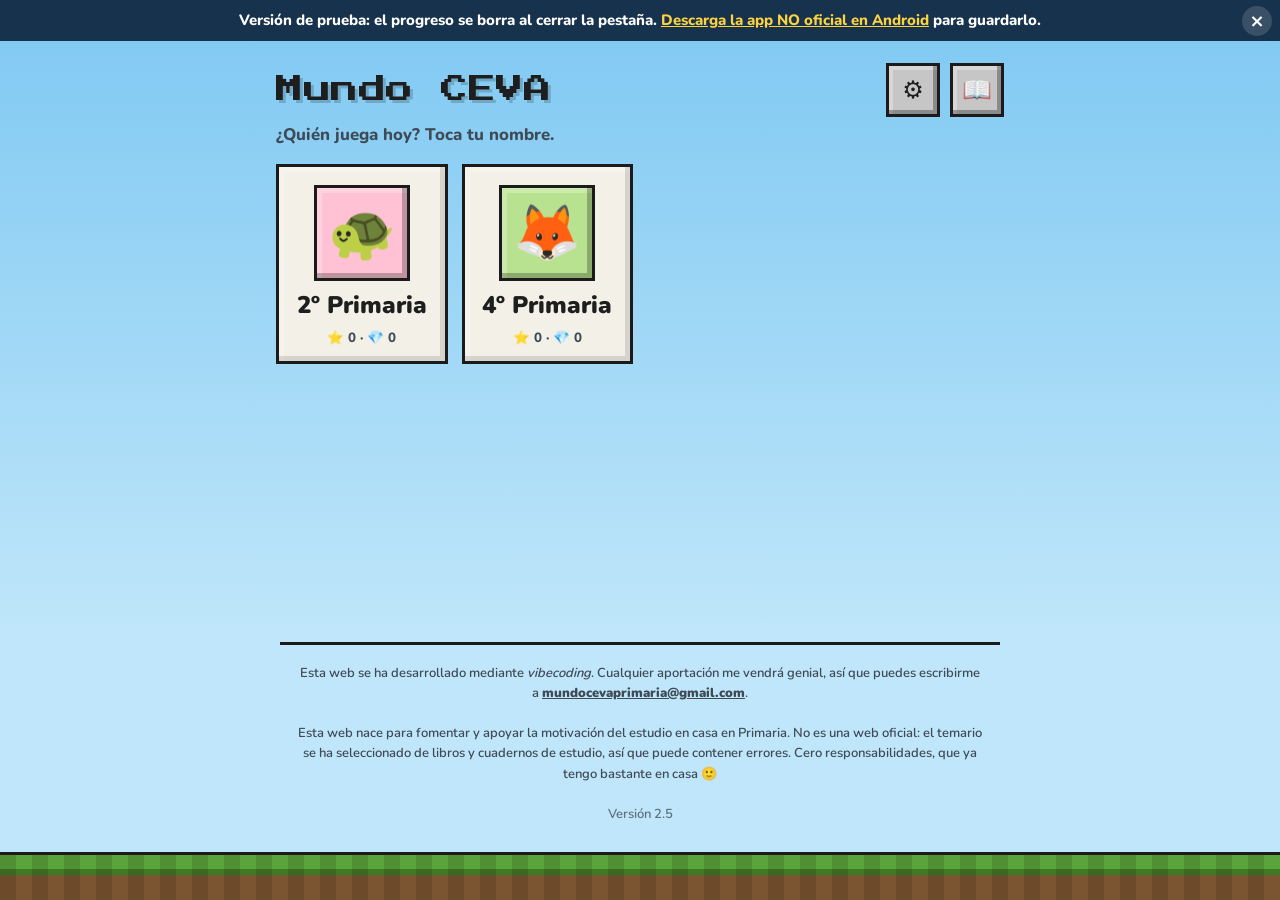
<file: index.html>
<!DOCTYPE html>
<html lang="es">
<head>
<meta charset="utf-8">
<meta name="viewport" content="width=device-width, initial-scale=1, viewport-fit=cover">
<title>Mundo CEVA</title>
<link rel="icon" type="image/png" href="icono.png">
<link rel="apple-touch-icon" href="icono.png">
<link href="fonts/fonts.css" rel="stylesheet">
<script src="ceva.js"></script>
<script src="premios.js"></script>
<style>
:root{
  --bg1:#FFE3C9; --bg2:#C9F1EC; --ink:#17324D; --soft:#4A6178;
  --card:#FFFFFF; --cardInk:#17324D; --btn:#FFF4E2; --line:#17324D; --accent:#E8457A; --sun:#FFD23F;
  color-scheme:light; box-sizing:border-box;
  padding-top:env(safe-area-inset-top,0px); padding-bottom:env(safe-area-inset-bottom,0px);
}
@media (prefers-color-scheme:dark){
  :root:not([data-theme="light"]){--bg1:#2A1E3D;--bg2:#0C2A35;--ink:#EEF4F7;--soft:#AFC2CC;--card:#16303F;--cardInk:#EEF4F7;--btn:#20465A;--line:#8FB9C8;color-scheme:dark}
}
:root[data-theme="dark"]{--bg1:#2A1E3D;--bg2:#0C2A35;--ink:#EEF4F7;--soft:#AFC2CC;--card:#16303F;--cardInk:#EEF4F7;--btn:#20465A;--line:#8FB9C8;color-scheme:dark}
*,*::before,*::after{box-sizing:inherit}
html{height:100%}
body{margin:0;min-height:100%;font-family:"Nunito",system-ui,sans-serif;color:var(--ink);background:linear-gradient(160deg,var(--bg1),var(--bg2))}
main{max-width:760px;margin:0 auto;padding:22px 16px 40px;display:flex;flex-direction:column;gap:18px}
h1,h2,h3{font-family:"Baloo 2","Nunito",sans-serif;font-weight:800;margin:0;line-height:1.05}
h1{font-size:clamp(2.2rem,9vw,3.2rem)}
h2{font-size:clamp(1.5rem,6vw,2rem)}
h3{font-size:1.3rem}
.lead{margin:6px 0 0;color:var(--soft);font-weight:800;font-size:1.05rem}
.hint{margin:0;color:var(--soft);font-weight:700;font-size:.95rem}
.row{display:flex;gap:10px;flex-wrap:wrap;align-items:center}
.between{justify-content:space-between}
.btn{font:inherit;font-weight:900;font-size:1rem;padding:10px 14px;border-radius:14px;border:3px solid var(--line);background:var(--btn);color:var(--cardInk);box-shadow:0 4px 0 var(--line);cursor:pointer}
.btn:active{transform:translateY(3px);box-shadow:0 1px 0 var(--line)}
.btn.go{background:var(--accent);color:#fff}
.btn.danger{background:#fff;color:#C62839;border-color:#C62839;box-shadow:0 4px 0 #C62839}
.btn:disabled{opacity:.5}
button:focus-visible{outline:4px solid var(--sun);outline-offset:3px}
.card{background:var(--card);color:var(--cardInk);border:3px solid var(--line);border-radius:22px;padding:16px;display:flex;flex-direction:column;gap:12px}
.profiles{display:grid;grid-template-columns:repeat(auto-fill,minmax(150px,1fr));gap:14px}
.prof{font:inherit;color:var(--cardInk);background:var(--card);border:3px solid var(--line);border-radius:26px;box-shadow:0 6px 0 var(--line);
  padding:18px 12px 14px;display:flex;flex-direction:column;align-items:center;gap:8px;cursor:pointer}
.prof:active{transform:translateY(4px);box-shadow:0 2px 0 var(--line)}
.prof b{font-family:"Baloo 2",sans-serif;font-size:1.5rem;font-weight:800}
.prof small{color:var(--soft);font-weight:800}
.ava{width:96px;height:96px;border-radius:50%;display:grid;place-items:center;font-size:3.4rem;border:3px solid var(--line);position:relative;flex:none}
.ava img.ph{width:100%;height:100%;border-radius:50%;object-fit:cover;display:block}
.ava .badge{position:absolute;right:-10px;bottom:-8px;font-size:1.7rem;line-height:1}
.ava .badge img{width:40px;height:40px;object-fit:contain;filter:drop-shadow(0 2px 0 rgba(0,0,0,.25))}
.ava.sm{width:56px;height:56px;font-size:2rem}
.ava.sm .badge{display:none}
.top{display:flex;align-items:center;gap:14px}
.top .ava{width:76px;height:76px;font-size:2.6rem}
.top .ava .badge img{width:34px;height:34px}
.gear{font-size:1.5rem;width:54px;height:54px;padding:0;border-radius:50%}
.subjects{display:grid;gap:14px}
.subj{font:inherit;text-align:left;color:var(--cardInk);background:var(--card);border:3px solid var(--line);border-radius:24px;box-shadow:0 6px 0 var(--line);padding:14px;display:flex;align-items:center;gap:14px;cursor:pointer}
.subj:active{transform:translateY(4px);box-shadow:0 2px 0 var(--line)}
.subj .ic{width:64px;height:64px;flex:none;border-radius:18px;display:grid;place-items:center;font-size:2.2rem;border:3px solid var(--line)}
.subj b{display:block;font-family:"Baloo 2",sans-serif;font-size:1.45rem;font-weight:800;line-height:1.1}
.subj small{display:block;color:var(--soft);font-weight:800}
.meter{height:12px;border-radius:99px;border:2px solid var(--line);background:var(--btn);overflow:hidden;margin-top:8px}
.meter span{display:block;height:100%;background:var(--sun)}
.empty{background:var(--card);border:3px dashed var(--line);border-radius:20px;padding:18px;text-align:center;font-weight:800;color:var(--soft)}
.wallet{display:inline-flex;align-items:center;gap:6px;background:var(--card);color:var(--cardInk);border:3px solid var(--line);border-radius:999px;padding:6px 14px;font-weight:900;font-size:1.1rem}
.fact{background:#FFF4C2;color:#3A2E00;border:3px solid #C99A1C;border-radius:20px;padding:14px 16px;line-height:1.5}
.fact b{display:block;font-family:"Baloo 2",sans-serif;font-size:1.2rem;margin-bottom:4px}
.coll{display:flex;flex-wrap:wrap;gap:8px;font-size:2.2rem;background:var(--card);border:3px solid var(--line);border-radius:20px;padding:10px 12px;min-height:62px;align-items:center}
.coll img{width:52px;height:52px;object-fit:contain}
.coll .none{font-size:1rem;font-weight:800;color:var(--soft)}
.shopgrid{display:grid;grid-template-columns:repeat(auto-fill,minmax(140px,1fr));gap:12px}
.item{font:inherit;color:var(--cardInk);background:var(--card);border:3px solid var(--line);border-radius:20px;box-shadow:0 5px 0 var(--line);padding:12px 8px;display:flex;flex-direction:column;align-items:center;gap:6px;cursor:pointer}
.item:active{transform:translateY(3px);box-shadow:0 2px 0 var(--line)}
.item .e{width:84px;height:84px;display:grid;place-items:center;font-size:3rem}
.item .e img{width:84px;height:84px;object-fit:contain}
.item b{font-size:1rem;text-align:center}
.item .price{font-weight:900;background:var(--btn);border-radius:99px;padding:2px 10px;border:2px solid var(--line)}
.item.owned .price{background:#5BC67A;color:#fff}
.item.poor{opacity:.55}
.item.worn{outline:4px solid var(--accent);outline-offset:2px}
.rar{font-size:.75rem;font-weight:900;text-transform:uppercase;letter-spacing:.04em;opacity:.75}
.rar.épica{color:#8E44AD;opacity:1}.rar.legendaria{color:#C98A00;opacity:1}
label.f,.f{font-weight:900;display:flex;flex-direction:column;gap:6px}
input[type=text],input[type=password],input[type=number],textarea{font:inherit;font-size:1.1rem;font-weight:800;padding:10px 12px;border-radius:12px;border:3px solid var(--line);background:var(--btn);color:var(--cardInk);width:100%}
textarea{min-height:80px;resize:vertical;font-weight:700}
.pickgrid{display:flex;flex-wrap:wrap;gap:8px}
.pick{width:52px;height:52px;border-radius:14px;border:3px solid var(--line);background:var(--btn);font-size:1.7rem;cursor:pointer;padding:0}
.pick.sel{outline:4px solid var(--accent);outline-offset:2px}
.sw{width:44px;height:44px;border-radius:50%;border:3px solid var(--line);cursor:pointer;padding:0}
.sw.sel{outline:4px solid var(--accent);outline-offset:3px}
.toggle{display:flex;align-items:center;gap:12px;padding:10px 12px;border:3px solid var(--line);border-radius:16px;background:var(--btn);cursor:pointer;font:inherit;font-weight:900;color:var(--cardInk);text-align:left}
.toggle .box{width:30px;height:30px;border-radius:8px;border:3px solid var(--line);display:grid;place-items:center;flex:none;background:var(--card)}
.toggle.on .box{background:var(--accent);color:#fff}
details.sec{background:var(--card);color:var(--cardInk);border:3px solid var(--line);border-radius:20px;padding:4px 16px}
details.sec>summary{font-family:"Baloo 2",sans-serif;font-weight:800;font-size:1.35rem;padding:10px 0;cursor:pointer;list-style:none}
details.sec>summary::-webkit-details-marker{display:none}
details.sec>summary::after{content:" ▾";opacity:.6}
details.sec[open]>summary::after{content:" ▴"}
details.sec>div{display:flex;flex-direction:column;gap:12px;padding:4px 0 16px}
.list{display:flex;flex-direction:column;gap:8px}
.lrow{display:flex;align-items:center;gap:10px;padding:8px 10px;border:3px solid var(--line);border-radius:14px;background:var(--btn)}
.lrow b{flex:1}
.slots{display:grid;grid-template-columns:repeat(auto-fill,minmax(104px,1fr));gap:8px}
.slot{font:inherit;color:var(--cardInk);background:var(--btn);border:3px dashed var(--line);border-radius:14px;padding:8px 6px;display:flex;flex-direction:column;align-items:center;gap:4px;cursor:pointer;font-weight:800;font-size:.85rem;text-align:center}
.slot.full{border-style:solid;background:var(--card)}
.slot .im{width:56px;height:56px;display:grid;place-items:center;font-size:1.6rem;opacity:.8}
.slot .im img{width:56px;height:56px;object-fit:contain}
.slot.lock{opacity:.7}
.bannerprev{width:100%;aspect-ratio:3/1;border:3px solid var(--line);border-radius:14px;overflow:hidden;background:var(--btn);display:grid;place-items:center;font-weight:800;color:var(--soft)}
.bannerprev img{width:100%;height:100%;object-fit:cover;display:block}
.facts{max-height:340px;overflow:auto;display:flex;flex-direction:column;gap:6px}
.facts .lrow{align-items:flex-start;font-weight:700;font-size:.92rem}
.facts .lrow.off{opacity:.45}
.modal{position:fixed;inset:0;z-index:1500;background:rgba(10,20,30,.7);display:flex;align-items:center;justify-content:center;padding:16px}
.modal .card{width:100%;max-width:380px}
.crop-frame{position:relative;overflow:hidden;margin:0 auto;border:3px solid var(--line);touch-action:none;background:#222;border-radius:8px}
.crop-frame.round::after{content:"";position:absolute;inset:0;border-radius:50%;box-shadow:0 0 0 999px rgba(0,0,0,.55);pointer-events:none}
.crop-frame img{position:absolute;left:0;top:0;transform-origin:0 0;max-width:none;user-select:none;pointer-events:none}
input[type=range]{width:100%}
.toast{position:fixed;left:50%;bottom:calc(24px + env(safe-area-inset-bottom,0px));transform:translateX(-50%);background:#17324D;color:#fff;font-weight:900;padding:12px 18px;border-radius:16px;z-index:3000;max-width:90vw;text-align:center}
[hidden]{display:none!important}

/* ---------- tema Minecraft (como Lengua) ---------- */
:root{--bg1:#7EC8F2;--bg2:#BFE6FA;--ink:#1E1E1E;--soft:#3E4A55;--card:#F3F0E8;--cardInk:#1E1E1E;--btn:#C6C6C6;--line:#1B1B1B;--accent:#5BA33B;--sun:#F2C94C}
@media (prefers-color-scheme:dark){
  :root:not([data-theme="light"]){--bg1:#0E1430;--bg2:#26305E;--ink:#F2F2F2;--soft:#C3CAE6;--card:#2B2B33;--cardInk:#F2F2F2;--btn:#4A4A52;--line:#0A0A0A}
}
:root[data-theme="dark"]{--bg1:#0E1430;--bg2:#26305E;--ink:#F2F2F2;--soft:#C3CAE6;--card:#2B2B33;--cardInk:#F2F2F2;--btn:#4A4A52;--line:#0A0A0A}
body{background:linear-gradient(to bottom,var(--bg1),var(--bg2) 70%);display:flex;flex-direction:column}
main{width:100%}
.ground{height:48px;margin-top:auto;flex:none;background:linear-gradient(to bottom,#5BA33B 0 14px,#3E7A26 14px 20px,#7B5531 20px);border-top:3px solid var(--line)}
.ground::after{content:"";display:block;height:100%;background-image:linear-gradient(90deg,rgba(0,0,0,.12) 50%,transparent 50%);background-size:32px 100%}
h1,h2{font-family:"Press Start 2P",monospace;font-weight:400;line-height:1.4;letter-spacing:.02em;text-shadow:3px 3px 0 rgba(0,0,0,.18)}
h1{font-size:clamp(1.1rem,5.4vw,1.7rem)}
h2{font-size:clamp(.95rem,4.2vw,1.25rem)}
.prof b,.subj b,details.sec>summary,.fact b{font-family:"Nunito",system-ui,sans-serif;font-weight:900}
.btn,.prof,.subj,.item,.card,.wallet,.coll,.empty,.fact,.lrow,.slot,.toggle,.toggle .box,details.sec,.pick,.meter,.bannerprev,
input[type=text],input[type=password],input[type=number],textarea,.subj .ic,.item .price,.crop-frame,.toast{border-radius:0}
.btn{box-shadow:inset -4px -4px 0 rgba(0,0,0,.3),inset 4px 4px 0 rgba(255,255,255,.3)}
.btn:active{transform:none;box-shadow:inset 4px 4px 0 rgba(0,0,0,.3)}
.btn.go{background:#5BA33B;color:#fff}
.prof,.subj,.item,.card,details.sec,.coll{box-shadow:inset -5px -5px 0 rgba(0,0,0,.12),inset 5px 5px 0 rgba(255,255,255,.2)}
.prof:active,.subj:active,.item:active{transform:translateY(2px);box-shadow:inset 4px 4px 0 rgba(0,0,0,.15)}
.prof:hover,.subj:hover{transform:translateY(-2px)}
.ava,.ava img.ph{border-radius:0}
.ava{box-shadow:inset -5px -5px 0 rgba(0,0,0,.25),inset 5px 5px 0 rgba(255,255,255,.25)}
.subj .ic{box-shadow:inset -5px -5px 0 rgba(0,0,0,.25),inset 5px 5px 0 rgba(255,255,255,.25)}
.meter{background:var(--card)}
.meter span{background:#5FE3D6}
.wallet{font-family:"Press Start 2P",monospace;font-size:.8rem;padding:8px 12px}
.fact{border-color:#1B1B1B}
.gear{border-radius:0}
.toast{background:#1E1E1E}
</style>
</head>
<body>
<main>
  <!-- INICIO -->
  <section id="home">
    <div class="row between"><h1>Mundo CEVA</h1><div class="row"><button class="btn gear" id="gearBtn" aria-label="Configuración">⚙️</button><button class="btn gear" id="manualBtn" aria-label="Manual" title="Manual">📖</button></div></div>
    <p class="lead">¿Quién juega hoy? Toca tu nombre.</p>
    <div class="profiles" id="profiles" style="margin-top:18px"></div>
  </section>

  <!-- PERFIL -->
  <section id="profile" hidden>
    <div class="row between"><button class="btn" id="back">⟵ Perfiles</button><span class="wallet" id="pWallet">💎 0</span></div>
    <div class="top" style="margin-top:16px"><div class="ava" id="pAva"></div><div><h2 id="pName"></h2><p class="lead" style="margin-top:2px">Elige una materia</p></div></div>
    <div class="subjects" id="subjects" style="margin-top:18px"></div>
    <button class="btn go" id="shopBtn" style="margin-top:18px;font-size:1.15rem;padding:14px">🛍️ Tienda de pegatinas</button>
    <div class="fact" id="fact" style="margin-top:18px"></div>
    <h3 style="margin-top:18px">Mi colección</h3>
    <div class="coll" id="pColl" style="margin-top:8px"></div>
  </section>

  <!-- TIENDA -->
  <section id="shop" hidden>
    <div class="row between"><button class="btn" id="shopBack">⟵ Volver</button><span class="wallet" id="sWallet">💎 0</span></div>
    <h2 style="margin-top:16px">Tienda de pegatinas</h2>
    <p class="lead" style="margin-top:4px">Gana gemas en los juegos y cómprate pegatinas. Toca una que ya tengas para ponértela en el perfil.</p>
    <div class="shopgrid" id="shopGrid" style="margin-top:16px"></div>
  </section>

  <!-- CONFIGURACIÓN -->
  <section id="config" hidden>
    <div class="row between"><button class="btn" id="cfgExit">⟵ Salir de configuración</button></div>
    <h2 style="margin-top:14px">⚙️ Configuración</h2>
    <div id="cfgBody" style="display:flex;flex-direction:column;gap:12px;margin-top:12px"></div>
  </section>

  <!-- EDITAR PERFIL -->
  <section id="edit" hidden><div class="card" id="editBody"></div></section>

  <!-- EDITAR PEGATINA -->
  <section id="sedit" hidden><div class="card" id="seditBody"></div></section>
</main>
<div class="ground" aria-hidden="true"></div>

<script>
const $=id=>document.getElementById(id);
const esc=t=>String(t==null?"":t).replace(/[&<>"]/g,c=>({"&":"&amp;","<":"&lt;",">":"&gt;",'"':"&quot;"}[c]));
function toast(t){ const d=document.createElement("div"); d.className="toast"; d.textContent=t; document.body.appendChild(d); setTimeout(()=>d.remove(),2000); }
function show(id){ ["home","profile","shop","config","edit","sedit"].forEach(s=>$(s).hidden=s!==id); window.scrollTo(0,0); }
const uid=p=>p+Date.now().toString(36)+Math.random().toString(36).slice(2,6);

const SUBJECTS={
  lengua:{name:"Lengua",sub:"Examen de Lengua: ¡A por todas!",file:"lengua.html",icon:"⛏️",bg:"#B8E28F",key:"minaPalabras_v1_",max:24},
  ingles:{name:"Inglés",sub:"Lulu’s English Island · Unit 1",file:"ingles.html",icon:"🌺",bg:"#FFC2D4",key:"englishIsland_v1_",max:27},
  mates:{name:"Mates",sub:"Multiplicaciones de dos cifras · La cueva profunda",file:"mates.html",icon:"✖️",bg:"#9ED9DE",key:"matesCueva_v1_",max:24},
  ciencias:{name:"Science",sub:"Sunny’s Plant Garden · Unit 1 · Plants",file:"ciencias.html",icon:"🌻",bg:"#C8E8A8",key:"plantasScience_v1_",max:27},
  sociales:{name:"Sociales",sub:"Tema 1 · El clima · Mundo de bloques",file:"sociales.html",icon:"🌦️",bg:"#9ED4FF",key:"climaSociales_v1_",max:27}
};
const AVATARS=["🦊","🐢","🐱","🐶","🦁","🐼","🐨","🐸","🦄","🐙","🐬","🦖","🐝","🐧","🦉","🐰","🐯","🦋"];
const COLORS=["#B8E28F","#FFC2D4","#A9DDF5","#FFE08A","#D7C2F2","#FFC79E"];
const RARS=[["común",10],["rara",25],["épica",50],["legendaria",100]];
const EMOJI_DEFAULTS=[
  ["🌟","Estrella","común"],["🍦","Helado","común"],["🎈","Globo","común"],["🍕","Pizza","común"],["🐞","Mariquita","común"],["🌻","Girasol","común"],["🍩","Donut","común"],["⚽","Balón","común"],
  ["🦄","Unicornio","rara"],["🐉","Dragón","rara"],["🚀","Cohete","rara"],["🎸","Guitarra","rara"],["🐙","Pulpo","rara"],["🦖","Dinosaurio","rara"],["🏰","Castillo","rara"],["🎨","Paleta","rara"],
  ["🌈","Arcoíris","épica"],["💎","Diamante","épica"],["🏆","Copa","épica"],["🪐","Planeta","épica"],["🦁","León","épica"],["🐳","Ballena","épica"],
  ["👑","Corona","legendaria"],["🐲","Dragón dorado","legendaria"],["🦚","Pavo real","legendaria"],["🎆","Fuegos artificiales","legendaria"]];

/* ---------- curiosidades ---------- */
const FACTS=[
 ["Sangre azul","Los pulpos y los calamares tienen la sangre azul: usan cobre en lugar de hierro para llevar el oxígeno."],
 ["Tres corazones","Los pulpos tienen tres corazones: dos para las branquias y uno para el resto del cuerpo."],
 ["El animal más dormilón","Los koalas pueden dormir entre 18 y 22 horas al día. ¡Se pasan casi toda la vida soñando en los árboles!"],
 ["El plátano que brilla","Con luz ultravioleta, la cáscara de un plátano maduro brilla en azul. Es por unas sustancias que se forman cuando se rompe su clorofila al madurar."],
 ["Huella de lengua","Los científicos estudian si la huella de tu lengua es única, igual que las huellas de los dedos."],
 ["Cuellos iguales","Una jirafa tiene en el cuello los mismos huesos que tú: siete. Solo que los suyos son enormes."],
 ["Bailarinas de miel","Las abejas bailan para contar a sus compañeras dónde hay flores con néctar."],
 ["Un corazón gigante","El corazón de una ballena azul pesa tanto como un coche pequeño."],
 ["Miel eterna","La miel bien guardada casi no se estropea: se ha encontrado miel antiquísima en tumbas de Egipto."],
 ["Flamencos rosas","Los flamencos son rosas por lo que comen: algas y gambitas con colores rosados."],
 ["Sin cerebro","Las estrellas de mar no tienen cerebro, ¡y aun así se mueven y comen!"],
 ["Un día muy largo","En Venus, un día dura más que un año: tarda más en girar sobre sí mismo que en dar la vuelta al Sol."],
 ["El Sol gigante","Dentro del Sol cabrían más de un millón de planetas como la Tierra."],
 ["Luz con retraso","La luz del Sol tarda unos 8 minutos en llegar a la Tierra."],
 ["Huellas lunares","En la Luna no hay viento, por eso las huellas de los astronautas siguen allí."],
 ["Medio dormido","Los delfines duermen con media parte del cerebro despierta, para poder respirar y vigilar."],
 ["De la mano","Las nutrias marinas a veces duermen agarradas de la mano para que la corriente no las separe."],
 ["Huesos de bebé","Los bebés nacen con unos 300 huesos. Al crecer, algunos se unen y los adultos tienen 206."],
 ["El hueso más pequeño","El hueso más pequeño de tu cuerpo está dentro del oído y se llama estribo."],
 ["Gatos dormilones","Los gatos pasan durmiendo más de la mitad del día."],
 ["Buceadores de récord","Los pingüinos emperador pueden bucear a más de 500 metros de profundidad."],
 ["El más rápido","El guepardo es el animal terrestre más rápido: en carreras cortas supera los 100 km/h."],
 ["Vuelo marcha atrás","El colibrí puede volar hacia atrás batiendo las alas muchísimas veces por segundo."],
 ["Sabor en los pies","Las mariposas notan el sabor con las patas: así saben si una hoja es buena para sus huevos."],
 ["¿Insecto o no?","Las arañas no son insectos: tienen ocho patas, y los insectos tienen seis."],
 ["La muralla invisible","La Gran Muralla China no se ve a simple vista desde el espacio, aunque mucha gente lo crea."],
 ["La montaña más alta","El Everest es la montaña más alta del mundo: mide unos 8.849 metros."],
 ["Un océano enorme","El océano Pacífico es más grande que toda la tierra firme del planeta junta."],
 ["Más árboles que estrellas","En la Tierra hay más árboles que estrellas en nuestra galaxia, la Vía Láctea."],
 ["Me veo en el espejo","Los elefantes se reconocen en un espejo, algo que muy pocos animales consiguen."],
 ["Tres formas del agua","El agua puede ser sólida (hielo), líquida o gas (vapor)."],
 ["Más caliente que el Sol","Un rayo está más caliente que la superficie del Sol, aunque solo un instante."],
 ["Superfuerza","Las hormigas pueden levantar muchas veces su propio peso."],
 ["La joroba","Los camellos no guardan agua en la joroba: guardan grasa, que les da energía."],
 ["Papá embarazado","En los caballitos de mar es el papá quien lleva los huevos en una bolsa hasta que nacen las crías."],
 ["Comida de luz","Las plantas fabrican su comida con la luz del sol. Se llama fotosíntesis."],
 ["Árbol rascacielos","El árbol más alto del mundo es una secuoya de más de 115 metros, más que un edificio de 30 pisos."],
 ["El planeta rojo","Marte es rojo porque su suelo tiene mucho óxido de hierro, como un clavo oxidado."],
 ["Júpiter gigante","Dentro de Júpiter cabrían más de 1.300 planetas como la Tierra."],
 ["Saturno flotaría","Saturno es tan ligero para su tamaño que flotaría en una bañera gigante llena de agua."],
 ["Más antiguos que los dinosaurios","Los tiburones ya nadaban por los mares antes de que existieran los dinosaurios."],
 ["Ojos grandotes","El ojo de un avestruz es más grande que su cerebro."],
 ["Beber por la piel","Las ranas no beben con la boca: absorben el agua a través de la piel."],
 ["Rayas únicas","No hay dos cebras con las rayas iguales."],
 ["Uñas rápidas","Las uñas de las manos crecen más rápido que las de los pies."],
 ["Parpadeos","Parpadeamos unas 15 o 20 veces cada minuto sin darnos cuenta."],
 ["Corazón incansable","Tu corazón late unas 100.000 veces al día."],
 ["Mamíferos voladores","Los murciélagos son los únicos mamíferos que pueden volar de verdad."],
 ["Cinco vocales","La palabra “murciélago” tiene las cinco vocales: a, e, i, o, u."],
 ["Un idioma gigante","El español lo hablan más de 500 millones de personas en el mundo."],
 ["La letra ñ","La ñ se usa en español y en pocas lenguas más, como el gallego o el guaraní."],
 ["Siempre mayúscula","En inglés, la palabra “I” (yo) se escribe siempre con mayúscula."],
 ["Palabras viajeras","El inglés tiene muchísimas palabras que vienen del latín y del francés, igual que el español."],
 ["Cambio de color","Los pulpos pueden cambiar de color en menos de un segundo para esconderse."],
 ["Ojos de balón","El calamar colosal tiene los ojos más grandes del mundo animal, casi como un balón de fútbol."],
 ["Volver a casa","Las tortugas marinas vuelven a la playa donde nacieron para poner sus huevos."],
 ["Cabeza giratoria","Los búhos no pueden mover los ojos, así que giran muchísimo la cabeza: hasta unos 270 grados."],
 ["Súper olfato","El olfato de un perro es miles de veces mejor que el nuestro."],
 ["Cinco ojos","Las abejas tienen cinco ojos: dos grandes y tres pequeñitos en la parte de arriba de la cabeza."],
 ["Desierto helado","La Antártida es el lugar más frío de la Tierra y también un desierto, porque casi nunca llueve."],
 ["El desierto caliente","El Sáhara es el desierto cálido más grande del mundo."],
 ["Volcán en Marte","El volcán más grande conocido no está en la Tierra: es el monte Olimpo, en Marte."],
 ["Muy antiguas","Las medusas existen desde hace más de 500 millones de años."],
 ["Dinosaurios lejanos","El tiranosaurio vivió más cerca en el tiempo de nosotros que del estegosaurio."],
 ["Lengua pegada","Los cocodrilos no pueden sacar la lengua: la tienen sujeta por debajo."],
 ["El hielo flota","El hielo flota porque pesa menos que la misma cantidad de agua líquida."],
 ["¿Cómo sale el arcoíris?","El arcoíris aparece cuando la luz del sol atraviesa gotitas de agua y se separa en colores."],
 ["Viaje a la Luna","Si fueras a la Luna en coche a 100 km/h sin parar, tardarías unos 160 días."],
 ["Cerebro glotón","Tu cerebro gasta una quinta parte de toda la energía de tu cuerpo."],
 ["Piel negra","Los osos polares tienen la piel negra debajo de su pelo blanco."],
 ["Plantas carnívoras","Algunas plantas atrapan insectos para conseguir los nutrientes que no encuentran en el suelo."],
 ["Loros parlanchines","Los loros pueden imitar palabras que oyen a las personas."],
 ["Peces que cambian","Los peces payaso nacen machos, y algunos se convierten en hembras al crecer."],
 ["Dientes de caracol","Los caracoles tienen miles de dientes diminutos en la lengua."],
 ["Gusanos sin ojos","Las lombrices no tienen ojos, pero notan la luz con la piel."],
 ["Tus pulmones","Si estiraras todos los tubitos de tus pulmones, ocuparían una distancia enorme, de muchos kilómetros."],
 ["Huellas de dedos","Las huellas de tus dedos se forman antes de nacer y no cambian en toda tu vida."],
 ["Los gatos ronronean","Los gatos ronronean cuando están contentos, pero también a veces para calmarse."],
 ["Agua por todas partes","Más de la mitad de tu cuerpo es agua."],
 ["Noches en el Polo","En el Polo Norte hay meses en los que el Sol no se pone, y otros en los que casi no sale."]
];
function activeFacts(){ const c=CEVA.cfg(), hid=new Set(c.factsHidden||[]); return [...FACTS.map((f,i)=>({id:"b"+i,t:f[0],x:f[1]})).filter(f=>!hid.has(f.id)),...(c.factsCustom||[]).map(f=>({id:f.id,t:f.t,x:f.x}))]; }
function todayFact(){ const a=activeFacts(); if(!a.length) return null; const d=new Date(); const n=Math.floor(Date.UTC(d.getFullYear(),d.getMonth(),d.getDate())/86400000); return a[n%a.length]; }

/* ---------- tienda (catálogo global) ---------- */
const shopGet=()=>CEVA.json("shop_v1",[]);
const shopSet=s=>STORE.set("shop_v1",JSON.stringify(s));
function ownersOf(id){ return CEVA.profiles().filter(p=>(p.owned||[]).includes(id)).map(p=>p.name); }
function stickerHTML(id){
  const it=shopGet().find(x=>x.id===id);
  if(it) return it.img?`<img src="${it.img}" alt="${esc(it.name)}">`:(it.emoji||"");
  if(/^(c:|st_)/.test(id)) return "";
  return esc(id);
}

/* ---------- datos iniciales y migración ---------- */
(function migrate(){
  let ps=CEVA.profiles();
  if(!ps.length){ ps=[{id:"p2",name:"2º Primaria",avatar:"🐢",color:"#FFC2D4",subjects:["ingles","ciencias"]},{id:"p4",name:"4º Primaria",avatar:"🦊",color:"#B8E28F",subjects:["lengua","mates","sociales"]}]; CEVA.setProfiles(ps); STORE.set("mig_sociales_v1","1"); }
  if(!STORE.get("mig_sociales_v1")){ ps.forEach(p=>{ if(p.subjects.includes("mates")&&!p.subjects.includes("sociales")) p.subjects.push("sociales"); }); CEVA.setProfiles(ps); STORE.set("mig_sociales_v1","1"); }
  if(STORE.get("shop_v1")==null){
    const shop=[];
    RARS.forEach(([r,p])=>{ const n=r==="común"||r==="rara"?6:4; for(let i=0;i<n;i++) shop.push({id:uid("st_"),rar:r,price:p,name:"",img:null}); });
    ps.forEach(p=>(p.custom||[]).forEach(c=>shop.push({id:"c:"+c.id,rar:c.rar,price:c.rar==="legendaria"?100:50,name:c.name,img:c.img})));
    ps.forEach(p=>delete p.custom); CEVA.setProfiles(ps); shopSet(shop);
  }
  const c=CEVA.cfg();
  if(!c.emojiDefaults){
    const shop=shopGet(), have=new Set(shop.map(x=>x.id));
    EMOJI_DEFAULTS.forEach(([e,n,r])=>{ if(!have.has(e)) shop.push({id:e,rar:r,price:RARS.find(x=>x[0]===r)[1],name:n,img:null,emoji:e}); });
    shopSet(shop); c.emojiDefaults=true; CEVA.setCfg(c);
  }
})();

/* ---------- avatar ---------- */
function avaHTML(p){ return (p.photo?`<img class="ph" src="${p.photo}" alt="">`:p.avatar)+(p.badge?`<span class="badge">${stickerHTML(p.badge)}</span>`:""); }
function starsOf(pid,sid){ const s=CEVA.json(SUBJECTS[sid].key+pid,null); if(!s||!s.best) return 0; return Object.values(s.best).reduce((a,b)=>a+(+b||0),0); }

/* ---------- inicio ---------- */
let current=null;
function renderHome(){
  const box=$("profiles"); box.innerHTML="";
  CEVA.profiles().forEach(p=>{
    const tot=p.subjects.reduce((a,s)=>a+(SUBJECTS[s]?starsOf(p.id,s):0),0);
    const b=document.createElement("button"); b.className="prof";
    b.innerHTML=`<span class="ava" style="background:${p.color}">${avaHTML(p)}</span><b>${esc(p.name)}</b><small>⭐ ${tot} · 💎 ${CEVA.wallet(p.id)}</small>`;
    b.onclick=()=>openProfile(p.id); box.appendChild(b);
  });
  history.replaceState(null,"","index.html"); show("home");
}
function openProfile(id){
  current=CEVA.profiles().find(p=>p.id===id); if(!current) return renderHome();
  $("pAva").innerHTML=avaHTML(current); $("pAva").style.background=current.color;
  $("pName").textContent=current.name; $("pWallet").textContent=`💎 ${CEVA.wallet(current.id)}`;
  const box=$("subjects"); box.innerHTML="";
  if(!current.subjects.length) box.innerHTML=`<div class="empty">Todavía no hay materias. Un adulto puede añadirlas en ⚙️ Configuración.</div>`;
  current.subjects.forEach(sid=>{ const S=SUBJECTS[sid]; if(!S) return; const st=starsOf(current.id,sid);
    const b=document.createElement("button"); b.className="subj";
    b.innerHTML=`<span class="ic" style="background:${S.bg}">${S.icon}</span><span style="flex:1"><b>${S.name}</b><small>${S.sub}</small><div class="meter"><span style="width:${Math.round(st/S.max*100)}%"></span></div><small style="margin-top:4px">⭐ ${st}/${S.max}</small></span>`;
    b.onclick=()=>{ location.href=`${S.file}?p=${encodeURIComponent(current.id)}`; }; box.appendChild(b); });
  const f=todayFact(); $("fact").hidden=!f; if(f) $("fact").innerHTML=`<b>💡 ¿Sabías que…? ${esc(f.t)}</b>${esc(f.x)}`;
  const own=current.owned||[];
  $("pColl").innerHTML=own.length?own.map(e=>stickerHTML(e)).filter(Boolean).map(h=>`<span>${h}</span>`).join("")||`<span class="none">Aún no tienes pegatinas.</span>`:`<span class="none">Aún no tienes pegatinas. ¡Visita la tienda!</span>`;
  history.replaceState(null,"","index.html?p="+encodeURIComponent(current.id));
  show("profile");
}
$("back").onclick=renderHome;

/* ---------- tienda ---------- */
function renderShop(){
  current=CEVA.profiles().find(p=>p.id===current.id);
  const w=CEVA.wallet(current.id), own=current.owned||[];
  $("sWallet").textContent=`💎 ${w}`;
  const items=shopGet().filter(x=>(x.img||x.emoji)&&x.name).sort((a,b)=>a.price-b.price);
  if(!items.length){ $("shopGrid").innerHTML=`<div class="empty" style="grid-column:1/-1">La tienda está vacía por ahora. Pide a un adulto que añada pegatinas.</div>`; show("shop"); return; }
  $("shopGrid").innerHTML=items.map((it,i)=>{ const has=own.includes(it.id);
    return `<button class="item${has?" owned":""}${!has&&w<it.price?" poor":""}${current.badge===it.id?" worn":""}" data-i="${i}"><span class="e">${it.img?`<img src="${it.img}" alt="">`:it.emoji}</span><b>${esc(it.name)}</b><span class="rar ${it.rar}">${it.rar}</span><span class="price">${has?(current.badge===it.id?"En tu perfil":"✔ Tuya"):"💎 "+it.price}</span></button>`; }).join("");
  $("shopGrid").querySelectorAll(".item").forEach(b=>b.onclick=()=>{
    const it=items[+b.dataset.i], ps=CEVA.profiles(), me=ps.find(p=>p.id===current.id); me.owned=me.owned||[];
    if(me.owned.includes(it.id)){ me.badge=me.badge===it.id?null:it.id; CEVA.setProfiles(ps); current=me; renderShop(); toast(me.badge?`${it.name}: puesta en tu perfil`:"Pegatina quitada del perfil"); return; }
    const wl=CEVA.wallet(me.id); if(wl<it.price){ toast(`Te faltan ${it.price-wl} 💎`); return; }
    if(!confirm(`¿Comprar “${it.name}” por ${it.price} gemas?`)) return;
    me.spent=(me.spent||0)+it.price; me.owned.push(it.id); CEVA.setProfiles(ps); current=me; renderShop(); toast(`¡Conseguida! ${it.name}`);
  });
  show("shop");
}
$("shopBtn").onclick=renderShop;
$("shopBack").onclick=()=>openProfile(current.id);

/* ---------- recorte de imágenes ---------- */
function pickAndCrop(opt){
  return new Promise(res=>{
    const inp=document.createElement("input"); inp.type="file"; inp.accept="image/*";
    inp.onchange=()=>{ const f=inp.files&&inp.files[0]; if(!f) return res(null);
      const r=new FileReader();
      r.onload=()=>{ const img=new Image(); img.onload=()=>cropUI(img,opt,res); img.onerror=()=>{ toast("No he podido abrir esa imagen"); res(null); }; img.src=r.result; };
      r.readAsDataURL(f); };
    inp.click();
  });
}
function cropUI(img,opt,res){
  const md=document.createElement("div"); md.className="modal";
  md.innerHTML=`<div class="card"><b style="font-size:1.1rem">Mueve la imagen con el dedo y ajusta el tamaño</b><div class="crop-frame${opt.round?" round":""}"><img alt=""></div>
    <label class="f" style="font-weight:800">Zoom<input type="range" min="1" max="4" step="0.01" value="1"></label>
    <div class="row" style="justify-content:flex-end"><button class="btn" data-c>Cancelar</button><button class="btn go" data-o>Usar</button></div></div>`;
  document.body.appendChild(md);
  const fr=md.querySelector(".crop-frame"), im=md.querySelector("img"), rg=md.querySelector("input");
  const FW=Math.min(320,window.innerWidth-80), FH=FW/opt.aspect; fr.style.width=FW+"px"; fr.style.height=FH+"px";
  const iw=img.naturalWidth, ih=img.naturalHeight, s0=Math.max(FW/iw,FH/ih);
  let z=1, ox=(FW-iw*s0)/2, oy=(FH-ih*s0)/2; const sc=()=>s0*z;
  im.src=img.src; im.style.width=iw+"px"; im.style.height=ih+"px";
  function draw(){ const w=iw*sc(), h=ih*sc(); ox=Math.min(0,Math.max(FW-w,ox)); oy=Math.min(0,Math.max(FH-h,oy)); im.style.transform=`translate(${ox}px,${oy}px) scale(${sc()})`; }
  function zoomTo(nz,cx=FW/2,cy=FH/2){ nz=Math.max(1,Math.min(4,nz)); const k=nz/z; ox=cx-(cx-ox)*k; oy=cy-(cy-oy)*k; z=nz; rg.value=z; draw(); }
  draw();
  const pts=new Map(); let lastDist=0;
  const pos=e=>{ const r=fr.getBoundingClientRect(); return {x:e.clientX-r.left,y:e.clientY-r.top}; };
  fr.addEventListener("pointerdown",e=>{ e.preventDefault(); try{fr.setPointerCapture(e.pointerId);}catch(_){} pts.set(e.pointerId,pos(e)); if(pts.size===2){ const [a,b]=[...pts.values()]; lastDist=Math.hypot(a.x-b.x,a.y-b.y); } });
  fr.addEventListener("pointermove",e=>{ if(!pts.has(e.pointerId))return; const p=pos(e), prev=pts.get(e.pointerId); pts.set(e.pointerId,p);
    if(pts.size===1){ ox+=p.x-prev.x; oy+=p.y-prev.y; draw(); }
    else if(pts.size===2){ const [a,b]=[...pts.values()], d=Math.hypot(a.x-b.x,a.y-b.y); if(lastDist>0) zoomTo(z*d/lastDist,(a.x+b.x)/2,(a.y+b.y)/2); lastDist=d; } });
  const up=e=>{ pts.delete(e.pointerId); lastDist=0; };
  fr.addEventListener("pointerup",up); fr.addEventListener("pointercancel",up);
  rg.oninput=()=>zoomTo(+rg.value);
  md.querySelector("[data-c]").onclick=()=>{ md.remove(); res(null); };
  md.querySelector("[data-o]").onclick=()=>{
    const c=document.createElement("canvas"); c.width=opt.w; c.height=opt.h;
    c.getContext("2d").drawImage(img,-ox/sc(),-oy/sc(),FW/sc(),FH/sc(),0,0,opt.w,opt.h);
    let d=c.toDataURL(opt.type||"image/jpeg",.85);
    if(opt.type==="image/webp"&&!d.startsWith("data:image/webp")) d=c.toDataURL("image/png");
    md.remove(); res(d);
  };
}

/* ---------- contraseña ---------- */
function askPass(){
  return new Promise(res=>{
    const md=document.createElement("div"); md.className="modal";
    md.innerHTML=`<div class="card"><b style="font-size:1.2rem">🔒 Zona de adultos</b><label class="f">Contraseña<input type="password" inputmode="numeric" autocomplete="off"></label>
      <p class="hint" data-e></p><p class="hint">L@s peques descubren con facilidad la contraseña. Yo la he tenido que cambiar y, aun así, lo siguen intentando.</p>
      <p class="hint" data-f>Intentos fallidos: <b>${+STORE.get("pass_fallos")||0}</b></p><div class="row" style="justify-content:flex-end"><button class="btn" data-c>Cancelar</button><button class="btn go" data-o>Entrar</button></div></div>`;
    document.body.appendChild(md); const inp=md.querySelector("input"); inp.focus();
    const ok=()=>{ if(inp.value===String(CEVA.cfg().pass)){ md.remove(); res(true); } else { const n=(+STORE.get("pass_fallos")||0)+1; STORE.set("pass_fallos",String(n)); md.querySelector("[data-f] b").textContent=n; md.querySelector("[data-e]").textContent="Contraseña incorrecta"; inp.value=""; inp.focus(); } };
    md.querySelector("[data-o]").onclick=ok; inp.onkeydown=e=>{ if(e.key==="Enter") ok(); };
    md.querySelector("[data-c]").onclick=()=>{ md.remove(); res(false); };
  });
}
$("gearBtn").onclick=async()=>{ if(await askPass()) renderConfig(); };
$("manualBtn").onclick=()=>{ if(window.Android) location.href="manual.html"; else window.open("manual.pdf","_blank"); };
$("cfgExit").onclick=renderHome;

/* ---------- configuración ---------- */
let openSec="perfiles";
function sec(id,title,html){ return `<details class="sec" data-sec="${id}"${openSec===id?" open":""}><summary>${title}</summary><div>${html}</div></details>`; }
function renderConfig(){
  const c=CEVA.cfg(), ps=CEVA.profiles(), shop=shopGet();
  const prof=`<div class="list">${ps.map(p=>`<div class="lrow"><span class="ava sm" style="background:${p.color}">${avaHTML(p)}</span><b>${esc(p.name)}<br><small style="font-weight:700;opacity:.75">${p.subjects.map(s=>SUBJECTS[s]?SUBJECTS[s].name:"").join(", ")||"Sin materias"} · 💎 ${CEVA.wallet(p.id)}</small></b><button class="btn" data-ep="${p.id}">Editar</button></div>`).join("")}</div>
    <button class="btn" data-np>＋ Añadir perfil</button>`;
  const tienda=`<p class="hint">Rellena los huecos con imágenes, nombre y precio. Las de emoticono vienen de serie y también se pueden cambiar por una imagen tuya. Los huecos vacíos no salen en la tienda. Una pegatina que ya está en la colección de alguien no se puede editar.</p>`+
    RARS.map(([r])=>`<b class="rar ${r}" style="font-size:.95rem">${r}</b><div class="slots">${shop.filter(x=>x.rar===r).map(x=>{ const own=ownersOf(x.id);
      return `<button class="slot${x.img||x.emoji?" full":""}${own.length?" lock":""}" data-st="${x.id}"><span class="im">${x.img?`<img src="${x.img}" alt="">`:(x.emoji||"＋")}</span><span>${x.name?esc(x.name):"Vacía"}</span><span>💎 ${x.price}${own.length?" · 🔒":""}</span></button>`; }).join("")}
      <button class="slot" data-ns="${r}"><span class="im">＋</span><span>Nuevo hueco</span></button></div>`).join("");
  const portadas=Object.entries(SUBJECTS).map(([k,S])=>{ const b=CEVA.banner(k);
    return `<b>${S.icon} ${S.name}</b><div class="bannerprev">${b?`<img src="${b}" alt="">`:"Portada original"}</div><div class="row"><button class="btn" data-bn="${k}">📷 Cambiar imagen</button>${b?`<button class="btn" data-bd="${k}">Volver a la original</button>`:""}</div>`; }).join("");
  const mini=`<label class="f">Precio de cada partida (gemas)<input type="number" min="0" max="999" id="mgCost" value="${c.mgCost}"></label>
    <p class="hint">Perfecta: se devuelve todo. Casi perfecta: la mitad. Si falla mucho: nada.</p><button class="btn go" data-mg>Guardar precio</button>`;
  const hid=new Set(c.factsHidden||[]);
  const curios=`<p class="hint">Sale una distinta cada día encima de la colección.</p>
    <label class="f">Título<input type="text" id="fT" maxlength="60" placeholder="Ej.: Los pulpos"></label>
    <label class="f">Curiosidad<textarea id="fX" maxlength="300" placeholder="Escribe la curiosidad…"></textarea></label>
    <button class="btn go" data-fa>＋ Añadir curiosidad</button>
    ${(c.factsCustom||[]).length?`<b>Las tuyas</b><div class="list">${c.factsCustom.map(f=>`<div class="lrow"><b>${esc(f.t)}<br><small style="font-weight:700">${esc(f.x)}</small></b><button class="btn" data-fd="${f.id}">Quitar</button></div>`).join("")}</div>`:""}
    <b>Incluidas (${FACTS.length}). Toca para ocultar o volver a mostrar.</b>
    <div class="facts">${FACTS.map((f,i)=>`<div class="lrow${hid.has("b"+i)?" off":""}"><span style="flex:1"><b>${esc(f[0])}:</b> ${esc(f[1])}</span><button class="btn" data-fh="b${i}" style="padding:6px 10px">${hid.has("b"+i)?"Mostrar":"Ocultar"}</button></div>`).join("")}</div>`;
  const premios=`<p class="hint">Juega a cualquier premio sin gastar nada ni tocar el progreso de nadie.</p><div class="row">${Premios.NAMES.map((n,i)=>`<button class="btn" data-pz="${i}">🎁 ${n}</button>`).join("")}</div>`;
  const pass=`<label class="f">Nueva contraseña<input type="password" id="p1" inputmode="numeric" autocomplete="off"></label><label class="f">Repítela<input type="password" id="p2" inputmode="numeric" autocomplete="off"></label><button class="btn go" data-pw>Cambiar contraseña</button>`;
  $("cfgBody").innerHTML=sec("perfiles","👤 Perfiles",prof)+sec("tienda","🛍️ Pegatinas de la tienda",tienda)+sec("portadas","🖼️ Portadas de las materias",portadas)+
    sec("mini","🎮 Minijuegos",mini)+sec("curios","💡 Curiosidades",curios)+sec("premios","🎁 Probar los premios",premios)+sec("pass","🔒 Contraseña",pass);
  const B=$("cfgBody");
  B.querySelectorAll("details").forEach(d=>d.addEventListener("toggle",()=>{ if(d.open) openSec=d.dataset.sec; }));
  B.querySelectorAll("[data-ep]").forEach(b=>b.onclick=()=>editProfile(b.dataset.ep));
  B.querySelector("[data-np]").onclick=()=>editProfile(null);
  B.querySelectorAll("[data-st]").forEach(b=>b.onclick=()=>editSticker(b.dataset.st));
  B.querySelectorAll("[data-ns]").forEach(b=>b.onclick=()=>{ const s=shopGet(); const r=b.dataset.ns; const id=uid("st_"); s.push({id,rar:r,price:RARS.find(x=>x[0]===r)[1],name:"",img:null}); shopSet(s); editSticker(id); });
  B.querySelectorAll("[data-bn]").forEach(b=>b.onclick=async()=>{ const d=await pickAndCrop({aspect:3,w:1080,h:360}); if(d){ STORE.set("banner_"+b.dataset.bn,d); openSec="portadas"; renderConfig(); toast("Portada cambiada"); } });
  B.querySelectorAll("[data-bd]").forEach(b=>b.onclick=()=>{ STORE.del("banner_"+b.dataset.bd); openSec="portadas"; renderConfig(); });
  B.querySelector("[data-mg]").onclick=()=>{ const v=Math.max(0,Math.min(999,parseInt($("mgCost").value,10)||0)); const c2=CEVA.cfg(); c2.mgCost=v; CEVA.setCfg(c2); toast(`Precio guardado: ${v} 💎`); };
  B.querySelector("[data-fa]").onclick=()=>{ const t=$("fT").value.trim(), x=$("fX").value.trim(); if(!x){ toast("Escribe la curiosidad"); return; }
    const c2=CEVA.cfg(); c2.factsCustom=[...(c2.factsCustom||[]),{id:uid("f_"),t:t||"Curiosidad",x}]; CEVA.setCfg(c2); openSec="curios"; renderConfig(); toast("Curiosidad añadida"); };
  B.querySelectorAll("[data-fd]").forEach(b=>b.onclick=()=>{ const c2=CEVA.cfg(); c2.factsCustom=(c2.factsCustom||[]).filter(f=>f.id!==b.dataset.fd); CEVA.setCfg(c2); openSec="curios"; renderConfig(); });
  B.querySelectorAll("[data-fh]").forEach(b=>b.onclick=()=>{ const c2=CEVA.cfg(), h=new Set(c2.factsHidden||[]), id=b.dataset.fh; h.has(id)?h.delete(id):h.add(id); c2.factsHidden=[...h]; CEVA.setCfg(c2); openSec="curios"; renderConfig(); });
  B.querySelectorAll("[data-pz]").forEach(b=>b.onclick=()=>Premios.start(+b.dataset.pz,()=>{}));
  B.querySelector("[data-pw]").onclick=()=>{ const a=$("p1").value, b2=$("p2").value; if(a.length<4){ toast("Pon al menos 4 caracteres"); return; } if(a!==b2){ toast("No coinciden"); return; }
    const c2=CEVA.cfg(); c2.pass=a; CEVA.setCfg(c2); $("p1").value=$("p2").value=""; toast("Contraseña cambiada"); };
  show("config");
}

/* ---------- editar perfil ---------- */
function editProfile(id){
  const isNew=!id;
  const base=id?CEVA.profiles().find(p=>p.id===id):{id:uid("p"),name:"",avatar:"🐱",color:COLORS[2],subjects:[]};
  const d=JSON.parse(JSON.stringify(base));
  function render(){
    $("editBody").innerHTML=`<h2>${isNew?"Nuevo perfil":"Editar perfil"}</h2>
      <label class="f">Nombre<input type="text" id="eName" maxlength="20" autocomplete="off" value="${esc(d.name)}"></label>
      <div class="f">Foto<div class="row"><span class="ava" style="width:76px;height:76px;font-size:2.4rem;background:${d.color}">${d.photo?`<img class="ph" src="${d.photo}" alt="">`:d.avatar}</span>
        <button class="btn" data-ph>📷 ${d.photo?"Cambiar foto":"Elegir foto"}</button>${d.photo?`<button class="btn" data-nph>Quitar foto</button>`:""}</div>
        <p class="hint">Al elegirla podrás moverla y hacer zoom para centrarla.</p></div>
      <div class="f">Dibujo (si no hay foto)<div class="pickgrid">${AVATARS.map(a=>`<button class="pick${d.avatar===a?" sel":""}" data-a="${a}">${a}</button>`).join("")}</div></div>
      <div class="f">Color<div class="pickgrid">${COLORS.map(c=>`<button class="sw${d.color===c?" sel":""}" data-c="${c}" style="background:${c}" aria-label="color"></button>`).join("")}</div></div>
      <div class="f">Materias<div class="list">${Object.entries(SUBJECTS).map(([k,S])=>`<button class="toggle${d.subjects.includes(k)?" on":""}" data-s="${k}"><span class="box">${d.subjects.includes(k)?"✓":""}</span><span>${S.icon} ${S.name}<br><small style="font-weight:700;opacity:.75">${S.sub}</small></span></button>`).join("")}</div></div>
      ${isNew?"":`<div class="f">Progreso<p class="hint">Borra estrellas, desbloqueos, gemas ganadas y récords de una materia para empezar de cero.</p><div class="row">${Object.entries(SUBJECTS).map(([k,S])=>`<button class="btn" data-r="${k}">Reiniciar ${S.name}</button>`).join("")}</div></div>`}
      <div class="row between" style="margin-top:6px">${!isNew&&CEVA.profiles().length>1?`<button class="btn danger" data-del>Eliminar perfil</button>`:"<span></span>"}
        <div class="row"><button class="btn" data-cancel>Cancelar</button><button class="btn go" data-save>Guardar</button></div></div>`;
    const E=$("editBody"), keep=()=>{ d.name=$("eName").value; };
    E.querySelector("[data-ph]").onclick=async()=>{ keep(); const img=await pickAndCrop({aspect:1,w:256,h:256,round:true}); if(img){ d.photo=img; render(); } };
    const np=E.querySelector("[data-nph]"); if(np) np.onclick=()=>{ keep(); delete d.photo; render(); };
    E.querySelectorAll("[data-a]").forEach(b=>b.onclick=()=>{ keep(); d.avatar=b.dataset.a; render(); });
    E.querySelectorAll("[data-c]").forEach(b=>b.onclick=()=>{ keep(); d.color=b.dataset.c; render(); });
    E.querySelectorAll("[data-s]").forEach(b=>b.onclick=()=>{ keep(); const k=b.dataset.s; d.subjects=d.subjects.includes(k)?d.subjects.filter(x=>x!==k):[...d.subjects,k]; render(); });
    E.querySelectorAll("[data-r]").forEach(b=>b.onclick=()=>{ const S=SUBJECTS[b.dataset.r]; if(confirm(`¿Borrar todo el progreso de ${S.name} de ${d.name||"este perfil"}?`)){ STORE.del(S.key+d.id); b.textContent="Reiniciado ✓"; } });
    const del=E.querySelector("[data-del]"); if(del) del.onclick=()=>{ if(!confirm(`¿Eliminar el perfil de ${d.name}? Se borrará su progreso y su colección.`)) return;
      Object.values(SUBJECTS).forEach(S=>STORE.del(S.key+d.id)); CEVA.setProfiles(CEVA.profiles().filter(p=>p.id!==d.id)); openSec="perfiles"; renderConfig(); };
    E.querySelector("[data-cancel]").onclick=()=>{ openSec="perfiles"; renderConfig(); };
    E.querySelector("[data-save]").onclick=()=>{ keep(); d.name=d.name.trim(); if(!d.name){ toast("Pon un nombre"); return; }
      const ps=CEVA.profiles(); if(isNew) ps.push(d); else { const i=ps.findIndex(p=>p.id===d.id); const cur=ps[i]; ps[i]=Object.assign({},cur,{name:d.name,photo:d.photo,avatar:d.avatar,color:d.color,subjects:d.subjects}); if(!d.photo) delete ps[i].photo; }
      CEVA.setProfiles(ps); openSec="perfiles"; renderConfig(); toast("Perfil guardado"); };
  }
  render(); show("edit");
}

/* ---------- editar pegatina ---------- */
function editSticker(id){
  const it=shopGet().find(x=>x.id===id); if(!it) return renderConfig();
  const own=ownersOf(id), locked=own.length>0;
  const d=Object.assign({},it);
  function render(){
    $("seditBody").innerHTML=`<h2>Pegatina</h2>
      ${locked?`<p class="hint" style="color:#C62839;font-weight:900">🔒 Ya está en la colección de ${esc(own.join(", "))}. No se puede editar ni borrar.</p>`:""}
      <div class="row"><span class="ava" style="border-radius:16px;width:110px;height:110px;background:#fff">${d.img?`<img src="${d.img}" alt="" style="width:100%;height:100%;object-fit:contain">`:(d.emoji||"🖼️")}</span>
        ${locked?"":`<button class="btn" data-im>📷 ${d.img?"Cambiar imagen":"Elegir imagen"}</button>`}</div>
      <label class="f">Nombre<input type="text" id="sName" maxlength="24" value="${esc(d.name)}" ${locked?"disabled":""} placeholder="Ej.: Nuestro perro"></label>
      <div class="f">Tipo<div class="row">${RARS.map(([r])=>`<button class="btn${d.rar===r?" go":""}" data-r="${r}" ${locked?"disabled":""}>${r}</button>`).join("")}</div></div>
      <label class="f">Precio (gemas)<input type="number" id="sPrice" min="0" max="9999" value="${d.price}" ${locked?"disabled":""}></label>
      <div class="row between" style="margin-top:6px">${locked?"<span></span>":`<button class="btn danger" data-del>Eliminar hueco</button>`}
        <div class="row"><button class="btn" data-cancel>${locked?"Volver":"Cancelar"}</button>${locked?"":`<button class="btn go" data-save>Guardar</button>`}</div></div>`;
    const E=$("seditBody"), keep=()=>{ if(locked) return; d.name=$("sName").value; d.price=Math.max(0,parseInt($("sPrice").value,10)||0); };
    const im=E.querySelector("[data-im]"); if(im) im.onclick=async()=>{ keep(); const x=await pickAndCrop({aspect:1,w:192,h:192,type:"image/webp"}); if(x){ d.img=x; render(); } };
    E.querySelectorAll("[data-r]").forEach(b=>b.onclick=()=>{ keep(); const prevDef=RARS.find(x=>x[0]===d.rar)[1]; d.rar=b.dataset.r; if(d.price===prevDef) d.price=RARS.find(x=>x[0]===d.rar)[1]; render(); });
    const del=E.querySelector("[data-del]"); if(del) del.onclick=()=>{ if(!confirm("¿Eliminar este hueco de la tienda?")) return; shopSet(shopGet().filter(x=>x.id!==id)); openSec="tienda"; renderConfig(); };
    E.querySelector("[data-cancel]").onclick=()=>{ openSec="tienda"; renderConfig(); };
    const sv=E.querySelector("[data-save]"); if(sv) sv.onclick=()=>{ keep(); d.name=d.name.trim();
      if((d.img||d.emoji)&&!d.name){ toast("Ponle un nombre"); return; }
      if(ownersOf(id).length){ toast("Alguien acaba de comprarla: ya no se puede editar"); return; }
      const s=shopGet(), i=s.findIndex(x=>x.id===id); s[i]={id,rar:d.rar,price:d.price,name:d.name,img:d.img||null}; if(!d.img&&d.emoji) s[i].emoji=d.emoji; shopSet(s); openSec="tienda"; renderConfig(); toast("Pegatina guardada"); };
  }
  render(); show("sedit");
}

/* ---------- arranque ---------- */
const startP=new URLSearchParams(location.search).get("p");
if(startP&&CEVA.profiles().some(p=>p.id===startP)) openProfile(startP); else renderHome();
</script>
</body>
</html>
</file>
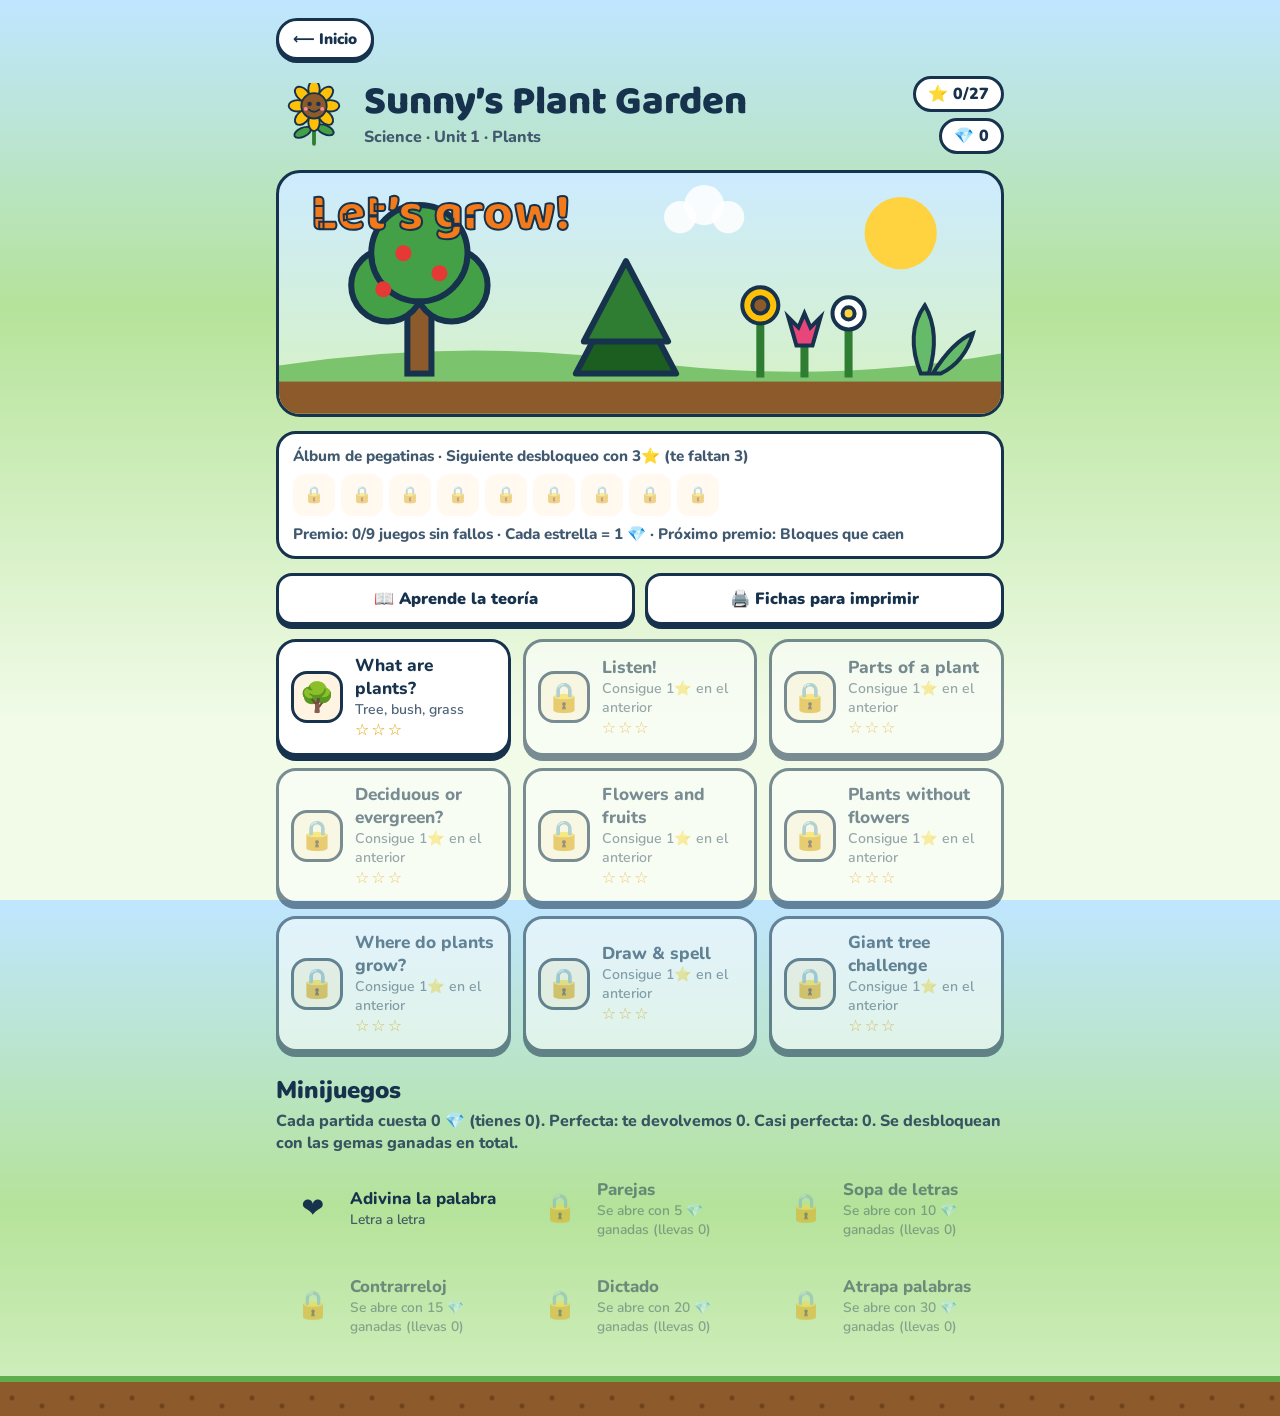
<file: ciencias.html>
<!DOCTYPE html>
<html lang="es">
<head>
<meta charset="utf-8">
<meta name="viewport" content="width=device-width, initial-scale=1, viewport-fit=cover">
<title>Sunny’s Plant Garden · Science</title>
<link rel="icon" type="image/png" href="icono.png">
<link rel="apple-touch-icon" href="icono.png">
<link href="fonts/fonts.css" rel="stylesheet">
<script src="minijuegos.js"></script>
<script src="premios.js"></script>
<script src="extras.js"></script>
<script src="ceva.js"></script>

<style>
:root{
  --sea1:#B5E39A; --sea2:#F1FBE8; --ink:#17324D; --soft:#41596F;
  --card:#FFFFFF; --cardInk:#17324D; --btn:#FFF4E2; --line:#17324D;
  --accent:#F27A1A; --leaf:#3FA36B; --sun:#FFD23F; --ok:#2E9E5B; --bad:#E0444E;
  color-scheme:light;
  box-sizing:border-box;
  padding-top:env(safe-area-inset-top,0px); padding-bottom:env(safe-area-inset-bottom,0px);
}
@media (prefers-color-scheme:dark){
  :root:not([data-theme="light"]){
    --sea1:#1F3D22; --sea2:#0E1C10; --ink:#EAF6F8; --soft:#A9C3CF;
    --card:#15303F; --cardInk:#EAF6F8; --btn:#1E4256; --line:#7FB3C4;
    --ok:#46C27A; --bad:#FF6B73; color-scheme:dark;
  }
}
:root[data-theme="dark"]{
  --sea1:#1F3D22; --sea2:#0E1C10; --ink:#EAF6F8; --soft:#A9C3CF;
  --card:#15303F; --cardInk:#EAF6F8; --btn:#1E4256; --line:#7FB3C4;
  --ok:#46C27A; --bad:#FF6B73; color-scheme:dark;
}
*,*::before,*::after{box-sizing:inherit}
html{height:100%;scroll-padding-top:env(safe-area-inset-top,0px)}
body{margin:0;min-height:100%;color:var(--ink);font-family:"Nunito",system-ui,sans-serif;
  background:linear-gradient(to bottom,var(--sky) 0,var(--sea1) 34%,var(--sea2) 80%);display:flex;flex-direction:column}
.sand{margin-top:auto;height:40px;flex:none;background:#8D5A2B;border-top:6px solid #5FAE4E;
  background-image:radial-gradient(circle at 20% 40%,#6E431E 2px,transparent 3px),radial-gradient(circle at 70% 60%,#6E431E 2px,transparent 3px);background-size:60px 40px}
main{width:100%;max-width:760px;margin:0 auto;padding:18px 16px 28px;display:flex;flex-direction:column;gap:16px}
h1{font-family:"Baloo 2","Nunito",sans-serif;font-weight:800;font-size:clamp(1.7rem,6.5vw,2.5rem);line-height:1;margin:0}
.top{display:flex;align-items:center;gap:12px}
.top .mascot{width:76px;flex:none}
.top .sub{margin:4px 0 0;color:var(--soft);font-weight:800}
.stats{margin-left:auto;display:flex;flex-direction:column;align-items:flex-end;gap:6px}
.pill{background:var(--card);color:var(--cardInk);border:3px solid var(--line);border-radius:999px;padding:4px 12px;font-weight:900;white-space:nowrap}
.album{background:var(--card);color:var(--cardInk);border:3px solid var(--line);border-radius:20px;padding:12px 14px;display:flex;flex-direction:column;gap:8px}
.album .row{display:flex;flex-wrap:wrap;gap:6px;font-size:1.7rem;line-height:1}
.album .row span{width:42px;height:42px;display:grid;place-items:center;border-radius:12px;background:var(--btn)}
.album .row span.lock{font-size:1rem;opacity:.5}
.album p{margin:0;font-weight:800;color:var(--soft);font-size:.95rem}
.grid{display:grid;grid-template-columns:repeat(auto-fill,minmax(210px,1fr));gap:12px}
.card{display:flex;align-items:center;gap:12px;text-align:left;padding:12px;background:var(--card);color:var(--cardInk);
  border:3px solid var(--line);border-radius:20px;box-shadow:0 5px 0 var(--line);cursor:pointer;font:inherit}
.card:active{transform:translateY(3px);box-shadow:0 2px 0 var(--line)}
.card .ic{width:52px;height:52px;flex:none;border-radius:16px;display:grid;place-items:center;font-size:1.8rem;background:var(--btn);border:3px solid var(--line)}
.card b{display:block;font-size:1.08rem}
.card small{display:block;opacity:.75;font-size:.88rem}
.card .st{color:#E0A100;letter-spacing:2px;font-size:1rem}
.card.locked{opacity:.55;cursor:default}
button:focus-visible,.card:focus-visible{outline:4px solid var(--sun);outline-offset:3px}

.bar{display:flex;align-items:center;gap:10px}
.btn{font:inherit;font-weight:900;font-size:1.08rem;padding:12px 14px;border-radius:16px;border:3px solid var(--line);
  background:var(--btn);color:var(--cardInk);box-shadow:0 4px 0 var(--line);cursor:pointer;touch-action:manipulation}
.btn:active{transform:translateY(3px);box-shadow:0 1px 0 var(--line)}
.btn.small{font-size:.92rem;padding:8px 12px}
.btn.go{background:var(--accent);color:#fff}
.btn.ok{background:var(--ok);color:#fff}
.btn.bad{background:var(--bad);color:#fff}
.btn.sel{outline:4px solid var(--sun);outline-offset:2px}
.btn:disabled{cursor:default}
.progress{flex:1;height:16px;border-radius:99px;border:3px solid var(--line);background:var(--card);overflow:hidden}
.progress span{display:block;height:100%;width:0;background:var(--accent);transition:width .25s}
.panel{background:var(--card);color:var(--cardInk);border:3px solid var(--line);border-radius:24px;padding:16px;display:flex;flex-direction:column;gap:14px}
.qhead{display:flex;align-items:center;gap:10px}
.qlabel{font-weight:900;font-size:1.15rem;margin:0;flex:1}
.speak{width:48px;height:48px;padding:0;font-size:1.4rem;flex:none}
.display{display:flex;flex-direction:column;align-items:center;gap:10px}
.big{font-size:clamp(3rem,16vw,5rem);line-height:1.1;text-align:center}
.sentence{font-family:"Baloo 2",sans-serif;font-weight:800;font-size:clamp(1.4rem,6vw,2rem);text-align:center;line-height:1.2}
.pic{background:#FFF8EC;border-radius:16px;border:3px solid var(--line);padding:6px;display:block}
.pic svg{display:block;width:100%;height:auto}
.solo{width:min(190px,52vw)}
.scene{display:grid;grid-template-columns:repeat(auto-fit,minmax(78px,1fr));gap:8px;width:100%;max-width:460px}
.scene.colour{grid-template-columns:1fr 1fr;max-width:360px}
.scene .pic{cursor:default}
.scene.colour .pic{cursor:pointer}
.tag{font-weight:900;background:var(--sun);color:#17324D;border:3px solid var(--line);border-radius:99px;padding:2px 12px}
.who{display:flex;align-items:center;gap:12px}
.who .kid{font-size:3.2rem;line-height:1;text-align:center}
.opts{display:grid;grid-template-columns:1fr 1fr;gap:10px}
.opts.one{grid-template-columns:1fr}
.opts.pics .btn{padding:6px}
.opts.pics .btn svg{width:100%;height:auto;display:block}
.feedback{font-size:1.08rem;line-height:1.5;min-height:1.5em}
.feedback b.y{color:var(--ok)} .feedback b.n{color:var(--bad)}
.palette{display:flex;flex-wrap:wrap;gap:8px;justify-content:center}
.sw{width:46px;height:46px;border-radius:50%;border:3px solid var(--line);cursor:pointer;padding:0;box-shadow:0 3px 0 var(--line)}
.sw.sel{outline:4px solid var(--sun);outline-offset:3px}
.sw.rainbow{background:conic-gradient(red,orange,yellow,lime,cyan,blue,violet,red)}
.tools{display:flex;flex-direction:column;gap:10px}
.tools .rowb{display:flex;flex-wrap:wrap;gap:8px;justify-content:center}
.stamp{font-size:1.6rem;width:50px;height:50px;padding:0}
#dc{width:100%;max-width:560px;aspect-ratio:3/2;height:auto;background:#fff;border:3px solid var(--line);border-radius:16px;touch-action:none;display:block}
.slots{display:flex;gap:6px;justify-content:center;flex-wrap:wrap}
.slot{width:44px;height:52px;border-bottom:4px solid var(--line);display:grid;place-items:end center;font-family:"Baloo 2",sans-serif;font-weight:800;font-size:2rem;line-height:1.2}
.letters{display:flex;flex-wrap:wrap;gap:8px;justify-content:center}
.letters .btn{width:54px;height:54px;padding:0;font-size:1.5rem;font-family:"Baloo 2",sans-serif}
.shake{animation:shake .35s}
@keyframes shake{25%{transform:translateX(-6px)}50%{transform:translateX(6px)}75%{transform:translateX(-4px)}}
.result{text-align:center;align-items:center}
.result .stars{font-size:2.6rem;color:#E0A100;letter-spacing:6px}
.result .score{font-family:"Baloo 2",sans-serif;font-weight:800;font-size:2.4rem;line-height:1}
.unlock{background:var(--btn);border:3px dashed var(--accent);border-radius:16px;padding:10px 14px;font-weight:900}
.tip{margin:0;line-height:1.5;opacity:.85}
#cv{width:min(250px,64vw);height:auto;border:3px solid var(--line);border-radius:12px;background:#0E2A3A;touch-action:none;display:block}
.rbar{display:flex;justify-content:space-between;width:100%;max-width:340px;font-weight:900}
.pad{display:grid;grid-template-columns:repeat(5,1fr);gap:8px;width:100%;max-width:340px}
.pad .btn{font-size:1.3rem;padding:12px 0;user-select:none;-webkit-user-select:none}
:root{--sky:#BFE6FF}
@media (prefers-color-scheme:dark){:root:not([data-theme="light"]){--sky:#3B2350}}
:root[data-theme="dark"]{--sky:#3B2350}
.sand{position:relative}
.sand::before{display:none;content:"";position:absolute;left:0;right:0;top:-18px;height:18px;
  background:radial-gradient(circle at 15px 0,transparent 12px,#FFFFFF 13px,#FFFFFF 15px,transparent 16px);background-size:30px 18px;opacity:.7}
.hero{background:linear-gradient(#CDEBFF,#D7F2C2);border:3px solid var(--line);border-radius:24px;overflow:hidden;margin-bottom:14px}
.hero svg{display:block;width:100%;height:auto}
.homebtn{align-self:flex-start;display:inline-block;font:inherit;font-weight:900;font-size:.95rem;padding:8px 14px;border-radius:999px;border:3px solid #17324D;background:#fff;color:#17324D;text-decoration:none;box-shadow:0 3px 0 #17324D}
[hidden]{display:none!important}
@media (max-width:430px){ .opts:not(.pics){grid-template-columns:1fr} }
@media (prefers-reduced-motion:reduce){.shake{animation:none}.progress span{transition:none}}
.partwrap{width:min(330px,86vw)}
.partwrap svg{display:block;width:100%;height:auto;background:#FFFDF6;border:3px solid var(--line);border-radius:18px}
.partsvg [data-o]{cursor:pointer}
.partsvg .hit{filter:drop-shadow(0 0 5px #FFD23F) drop-shadow(0 0 3px #FFD23F)}
.partsvg .miss{opacity:.45;transition:opacity .2s}
.found{display:flex;flex-wrap:wrap;gap:6px;justify-content:center;min-height:30px}
.opts .btn svg{max-height:110px}
</style>
</head>
<body>
<main>
<a class="homebtn" href="index.html">⟵ Inicio</a>
  <header class="top">
    <svg class="mascot" viewBox="0 0 120 100" aria-hidden="true">
      <path d="M60 96V58" stroke="#2E7D32" stroke-width="6" stroke-linecap="round"/>
      <ellipse cx="42" cy="78" rx="14" ry="7" transform="rotate(-25 42 78)" fill="#43A047" stroke="#17324D" stroke-width="3"/>
      <ellipse cx="78" cy="74" rx="14" ry="7" transform="rotate(25 78 74)" fill="#43A047" stroke="#17324D" stroke-width="3"/>
      <g stroke="#17324D" stroke-width="3"><ellipse cx="86.0" cy="36.0" rx="14" ry="9" transform="rotate(0 86.0 36.0)" fill="#FFC107"/><ellipse cx="78.4" cy="54.4" rx="14" ry="9" transform="rotate(45 78.4 54.4)" fill="#FFC107"/><ellipse cx="60.0" cy="62.0" rx="14" ry="9" transform="rotate(90 60.0 62.0)" fill="#FFC107"/><ellipse cx="41.6" cy="54.4" rx="14" ry="9" transform="rotate(135 41.6 54.4)" fill="#FFC107"/><ellipse cx="34.0" cy="36.0" rx="14" ry="9" transform="rotate(180 34.0 36.0)" fill="#FFC107"/><ellipse cx="41.6" cy="17.6" rx="14" ry="9" transform="rotate(225 41.6 17.6)" fill="#FFC107"/><ellipse cx="60.0" cy="10.0" rx="14" ry="9" transform="rotate(270 60.0 10.0)" fill="#FFC107"/><ellipse cx="78.4" cy="17.6" rx="14" ry="9" transform="rotate(315 78.4 17.6)" fill="#FFC107"/></g>
      <circle cx="60" cy="36" r="20" fill="#8D5A2B" stroke="#17324D" stroke-width="3"/>
      <circle cx="53" cy="33" r="3.5" fill="#17324D"/><circle cx="67" cy="33" r="3.5" fill="#17324D"/>
      <path d="M52 42q8 7 16 0" fill="none" stroke="#17324D" stroke-width="3" stroke-linecap="round"/>
      <circle cx="47" cy="41" r="3" fill="#FF8AA8"/><circle cx="73" cy="41" r="3" fill="#FF8AA8"/>
    </svg>
    <div>
      <h1>Sunny’s Plant Garden</h1>
      <p class="sub">Science · Unit 1 · Plants</p>
    </div>
    <div class="stats">
      <span class="pill" id="starTotal">⭐ 0/27</span>
      <span class="pill" id="gemTotal">💎 0</span>
    </div>
  </header>

  <!-- MAPA -->
  <section id="menu">
    <div class="hero" aria-hidden="true">
      <svg viewBox="0 0 360 120">
        <circle cx="310" cy="30" r="18" fill="#FFD23F"/>
        <circle cx="200" cy="22" r="8" fill="#fff" opacity=".85"/><circle cx="212" cy="16" r="10" fill="#fff" opacity=".85"/><circle cx="224" cy="22" r="8" fill="#fff" opacity=".85"/>
        <path d="M0 96Q90 82 180 94T360 90V120H0Z" fill="#7CC36E"/>
        <rect x="0" y="104" width="360" height="16" fill="#8D5A2B"/>
        <rect x="64" y="56" width="12" height="44" fill="#8D5A2B" stroke="#17324D" stroke-width="3"/>
        <circle cx="54" cy="56" r="18" fill="#43A047" stroke="#17324D" stroke-width="3"/><circle cx="86" cy="56" r="18" fill="#43A047" stroke="#17324D" stroke-width="3"/><circle cx="70" cy="40" r="24" fill="#43A047" stroke="#17324D" stroke-width="3"/>
        <circle cx="62" cy="40" r="4" fill="#E53935"/><circle cx="80" cy="50" r="4" fill="#E53935"/><circle cx="52" cy="58" r="4" fill="#E53935"/>
        <path d="M148 100L170 58H176L198 100Z" fill="#1B5E20" stroke="#17324D" stroke-width="3" stroke-linejoin="round"/>
        <path d="M152 84L173 44L194 84Z" fill="#2E7D32" stroke="#17324D" stroke-width="3" stroke-linejoin="round"/>
        <g stroke="#17324D" stroke-width="2"><path d="M240 102V72" stroke="#2E7D32" stroke-width="4"/><circle cx="240" cy="66" r="9" fill="#FFC107"/><circle cx="240" cy="66" r="4" fill="#8D5A2B"/>
        <path d="M262 102V80" stroke="#2E7D32" stroke-width="4"/><path d="M254 72L258 86H266L270 72L265 77L262 70L259 77Z" fill="#E8457A"/>
        <path d="M284 102V76" stroke="#2E7D32" stroke-width="4"/><circle cx="284" cy="70" r="8" fill="#fff"/><circle cx="284" cy="70" r="3" fill="#FFD23F"/></g>
        <path d="M320 100Q312 80 322 66Q330 80 324 100Z M326 100Q336 84 346 80Q342 94 330 100Z" fill="#66BB6A" stroke="#17324D" stroke-width="2"/>
        <text x="16" y="28" font-family="'Baloo 2',Nunito,sans-serif" font-weight="800" font-size="26" fill="#F27A1A" stroke="#17324D" stroke-width="1">Let’s grow!</text>
      </svg>
    </div>
    <div class="album">
      <p id="nextUnlock"></p>
      <div class="row" id="stickers"></div>
      <p id="prizeProg"></p>
    </div>
    <div id="exBtns"></div>
    <div class="grid" id="cards" style="margin-top:14px"></div>
    <div id="mgCards"></div>
  </section>

  <!-- JUEGO -->
  <section id="play" hidden>
    <div class="bar">
      <button class="btn small" id="quit">Salir</button>
      <div class="progress"><span id="prog"></span></div>
      <span id="count" style="font-weight:900">1/8</span>
    </div>
    <div class="panel" style="margin-top:14px">
      <div class="qhead">
        <p class="qlabel" id="qLabel"></p>
        <button class="btn speak" id="speakBtn" aria-label="Escuchar" hidden>🔊</button>
      </div>
      <div class="display" id="disp"></div>
      <div id="opts"></div>
      <div class="feedback" id="fb" aria-live="polite"></div>
      <button class="btn go" id="next" hidden>Next ➜</button>
    </div>
  </section>

  <!-- RESULTADO -->
  <section id="result" hidden>
    <div class="panel result">
      <div class="stars" id="rStars"></div>
      <div class="score" id="rScore"></div>
      <p id="rMsg" style="margin:0;font-size:1.15rem;font-weight:900"></p>
      <div class="unlock" id="rUnlock" hidden></div>
      <p class="tip" id="rTip"></p>
      <div style="display:flex;gap:10px;flex-wrap:wrap;justify-content:center">
        <button class="btn go" id="prize" hidden>Jugar al premio</button>
        <button class="btn go" id="again">Jugar otra vez</button>
        <button class="btn" id="toMenu">Volver al jardín</button>
      </div>
    </div>
  </section>
</main>
<div class="sand" aria-hidden="true"></div>

<script>
const $ = id => document.getElementById(id);
const rnd = a => a[Math.floor(Math.random()*a.length)];
const shuffle = a => { a=[...a]; for(let i=a.length-1;i>0;i--){const j=Math.floor(Math.random()*(i+1));[a[i],a[j]]=[a[j],a[i]];} return a; };
const pick = (a,n) => shuffle(a).slice(0,n);

/* ---------- VOZ ---------- */
const NATIVE_TTS=!!(window.Android&&Android.speak);
const canSpeak = NATIVE_TTS || "speechSynthesis" in window;
function speak(t){
  if(!canSpeak) return;
  if(NATIVE_TTS){ try{Android.speak(t);}catch(e){} return; }
  try{
    speechSynthesis.cancel();
    const u=new SpeechSynthesisUtterance(t), vs=speechSynthesis.getVoices();
    u.lang="en-GB"; u.rate=.85;
    const v=vs.find(v=>/^en[-_]GB/i.test(v.lang))||vs.find(v=>/^en/i.test(v.lang));
    if(v) u.voice=v;
    speechSynthesis.speak(u);
  }catch(e){}
}
if(canSpeak&&!NATIVE_TTS){ try{ speechSynthesis.getVoices(); speechSynthesis.onvoiceschanged=()=>{}; }catch(e){} }

/* ---------- DIBUJOS ---------- */
const ST='stroke="#17324D" stroke-width="3" stroke-linejoin="round" stroke-linecap="round"';
const S2='stroke="#17324D" stroke-width="2" stroke-linejoin="round" stroke-linecap="round"';
const G1="#43A047", G2="#2E7D32", BR="#8D5A2B", SOIL="#9C6B3F";
const fl=(x,y,r,c)=>[0,1,2,3,4,5].map(k=>{const a=k*Math.PI/3;return `<ellipse cx="${(x+Math.cos(a)*r).toFixed(1)}" cy="${(y+Math.sin(a)*r).toFixed(1)}" rx="${r*.75}" ry="${r*.5}" transform="rotate(${k*60} ${(x+Math.cos(a)*r).toFixed(1)} ${(y+Math.sin(a)*r).toFixed(1)})" fill="${c}" ${S2}/>`;}).join("")+`<circle cx="${x}" cy="${y}" r="${r*.6}" fill="#8D5A2B" ${S2}/>`;
const frond=(x,y,len,ang,sc=1)=>{ let s=`<g transform="translate(${x} ${y}) rotate(${ang})"><path d="M0 0 Q-3 ${-len/2} 0 ${-len}" fill="none" stroke="${G2}" stroke-width="${3*sc}"/>`;
  for(let i=1;i<9;i++){ const yy=-len*i/9, w=(9-i)*1.7*sc; s+=`<ellipse cx="${-w/2-1}" cy="${yy}" rx="${w/2}" ry="${2.2*sc}" fill="${G1}" ${'stroke="#17324D" stroke-width="1"'} transform="rotate(-20 ${-w/2-1} ${yy})"/><ellipse cx="${w/2+1}" cy="${yy}" rx="${w/2}" ry="${2.2*sc}" fill="${G1}" stroke="#17324D" stroke-width="1" transform="rotate(20 ${w/2+1} ${yy})"/>`; }
  return s+"</g>"; };
const treeTop=(c)=>`<rect x="44" y="56" width="12" height="36" fill="${BR}" ${ST}/><circle cx="32" cy="50" r="17" fill="${c}" ${ST}/><circle cx="68" cy="50" r="17" fill="${c}" ${ST}/><circle cx="50" cy="34" r="24" fill="${c}" ${ST}/>`;
const DRAW={
  tree:()=>`<rect x="0" y="90" width="100" height="10" fill="#7CC36E"/>`+treeTop(G1),
  bush:()=>`<rect x="0" y="88" width="100" height="12" fill="#7CC36E"/><path d="M12 88Q4 66 22 62Q22 44 42 46Q52 30 68 44Q90 42 86 64Q96 80 86 88Z" fill="#3FA36B" ${ST}/>`+[[30,64],[52,56],[70,66],[44,76],[62,80]].map(([x,y])=>`<circle cx="${x}" cy="${y}" r="4" fill="#7E8CE0" ${S2}/>`).join(""),
  grass:()=>`<rect x="0" y="86" width="100" height="14" fill="${SOIL}"/>`+[8,18,28,38,48,58,68,78,88].map((x,i)=>`<path d="M${x-5} 88L${x+(i%2?-3:3)} ${44+(i*13)%22}L${x+5} 88Z" fill="${i%2?G1:"#66BB6A"}" ${S2}/>`).join(""),
  flower:()=>`<rect x="0" y="78" width="100" height="22" fill="${SOIL}"/><path d="M50 80L42 94M50 80L58 96M50 82L50 98" fill="none" stroke="#5D3A1A" stroke-width="3" stroke-linecap="round"/><path d="M50 80V36" stroke="${G2}" stroke-width="5"/><ellipse cx="38" cy="60" rx="12" ry="6" transform="rotate(-25 38 60)" fill="${G1}" ${S2}/><ellipse cx="62" cy="54" rx="12" ry="6" transform="rotate(25 62 54)" fill="${G1}" ${S2}/>`+fl(50,26,11,"#FFD23F"),
  leaf:()=>`<path d="M18 84Q14 26 84 16Q82 78 18 84Z" fill="${G1}" ${ST}/><path d="M18 84L74 26M38 64L36 46M50 52L50 34M38 64L56 64M50 52L66 50" fill="none" stroke="#C5E8B7" stroke-width="3" stroke-linecap="round"/>`,
  roots:()=>`<rect x="0" y="0" width="100" height="14" fill="#7CC36E"/><rect x="0" y="14" width="100" height="86" fill="#C8A27A"/><path d="M50 8V50M50 26L30 56L22 88M50 38L70 66L78 92M50 50L46 90M30 56L14 66M70 66L88 70M50 62L60 84" fill="none" stroke="#5D3A1A" stroke-width="5" stroke-linecap="round"/>`,
  stem:()=>`<path d="M50 94V12" stroke="${G2}" stroke-width="8" stroke-linecap="round"/><path d="M50 60L30 44M50 40L70 26" stroke="${G2}" stroke-width="5" stroke-linecap="round"/><ellipse cx="28" cy="42" rx="10" ry="5" transform="rotate(30 28 42)" fill="${G1}" ${S2}/><ellipse cx="72" cy="24" rx="10" ry="5" transform="rotate(-30 72 24)" fill="${G1}" ${S2}/>`,
  seed:()=>`<g transform="rotate(-35 50 50)"><path d="M50 8Q78 40 50 92Q22 40 50 8Z" fill="#4E3424" ${ST}/><path d="M50 16Q60 44 50 84M40 30Q44 50 42 74M60 30Q56 50 58 74" fill="none" stroke="#E8DCC8" stroke-width="4" stroke-linecap="round"/></g>`,
  fern:()=>`<rect x="0" y="88" width="100" height="12" fill="${SOIL}"/>`+frond(50,90,80,0)+frond(46,90,62,-32,.8)+frond(54,90,62,32,.8),
  moss:()=>`<rect x="0" y="80" width="100" height="20" fill="#7A6A5A"/><path d="M6 84Q8 62 24 66Q30 50 46 58Q56 46 70 58Q88 54 94 84Z" fill="#7CB342" ${ST}/>`+[[24,58],[38,52],[52,46],[64,50],[78,56]].map(([x,y])=>`<path d="M${x} ${y+8}V${y-14}" stroke="#8D6E63" stroke-width="2"/><ellipse cx="${x}" cy="${y-17}" rx="2.5" ry="4" fill="#A1683A" stroke="#17324D" stroke-width="1"/>`).join("")+[[16,74],[30,70],[50,64],[72,66],[86,76]].map(([x,y])=>`<circle cx="${x}" cy="${y}" r="3" fill="#558B2F"/>`).join(""),
  cactus:()=>`<rect x="0" y="0" width="100" height="100" fill="#FFE9B8"/><circle cx="82" cy="18" r="10" fill="#FFB300"/><rect x="0" y="86" width="100" height="14" fill="#E6C27A"/><path d="M42 88V24Q50 14 58 24V88Z" fill="#4CAF50" ${ST}/><path d="M42 60H30V40Q34 32 38 40V52H42M58 52H70V30Q74 22 78 30V60H58" fill="#4CAF50" ${ST}/><path d="M50 26V84" stroke="#2E7D32" stroke-width="2"/>`,
  lily:()=>`<rect x="0" y="0" width="100" height="100" fill="#4FA3E0"/><path d="M20 70A20 12 0 1 1 40 64L22 68Z" fill="${G1}" ${S2}/><path d="M60 82A22 13 0 1 1 82 76L62 80Z" fill="#66BB6A" ${S2}/><path d="M50 40A18 10 0 1 1 68 36L52 40Z" fill="#66BB6A" ${S2}/>`+fl(36,58,7,"#FFFFFF")+fl(70,30,6,"#FFC0D9"),
  sunflower:()=>`<rect x="0" y="0" width="100" height="100" fill="#8FD3FF"/><circle cx="16" cy="16" r="10" fill="#FFD23F"/><path d="M58 98V46" stroke="${G2}" stroke-width="6"/><ellipse cx="46" cy="74" rx="11" ry="6" transform="rotate(-25 46 74)" fill="${G1}" ${S2}/>`+[...Array(12)].map((_,k)=>{const a=k*Math.PI/6,x=58+Math.cos(a)*18,y=34+Math.sin(a)*18;return `<ellipse cx="${x.toFixed(1)}" cy="${y.toFixed(1)}" rx="9" ry="5" transform="rotate(${k*30} ${x.toFixed(1)} ${y.toFixed(1)})" fill="#FFC107" ${S2}/>`;}).join("")+`<circle cx="58" cy="34" r="13" fill="#6D4C2F" ${S2}/>`,
  pine:()=>`<rect x="0" y="0" width="100" height="100" fill="#EAF4FB"/><rect x="0" y="88" width="100" height="12" fill="#FFFFFF"/><rect x="45" y="76" width="10" height="16" fill="${BR}" ${ST}/><path d="M50 8L72 38H28Z M50 24L78 58H22Z M50 42L84 80H16Z" fill="#1B5E20" ${ST}/><path d="M38 34L62 34M30 54L70 54M24 76L76 76" stroke="#FFFFFF" stroke-width="4" stroke-linecap="round"/>`,
  palm:()=>`<rect x="0" y="84" width="100" height="16" fill="#F5D9A8"/><path d="M46 86Q42 56 52 32L58 32Q50 58 56 86Z" fill="#A1683A" ${ST}/><g fill="${G1}" ${S2}><path d="M55 30Q34 14 14 30Q36 24 55 34Z"/><path d="M55 30Q76 12 92 28Q72 24 55 34Z"/><path d="M55 30Q50 8 34 6Q48 18 53 32Z"/><path d="M55 30Q70 46 70 60Q60 44 53 34Z"/><path d="M55 30Q38 42 32 58Q42 42 55 34Z"/></g>`,
  autumn:()=>`<rect x="0" y="88" width="100" height="12" fill="#E8A45A"/>`+treeTop("#F57C00")+`<circle cx="40" cy="34" r="6" fill="#D84315"/><circle cx="62" cy="44" r="6" fill="#FBC02D"/><ellipse cx="20" cy="80" rx="4" ry="2.5" fill="#D84315"/><ellipse cx="80" cy="76" rx="4" ry="2.5" fill="#F57C00"/><ellipse cx="70" cy="86" rx="4" ry="2.5" fill="#FBC02D"/>`,
  blossom:()=>`<rect x="0" y="90" width="100" height="10" fill="#7CC36E"/>`+treeTop("#F8BBD0")+[[36,40],[58,30],[66,52],[44,56],[50,22],[28,52]].map(([x,y])=>`<circle cx="${x}" cy="${y}" r="3.5" fill="#EC407A"/>`).join(""),
  bare:()=>`<rect x="0" y="86" width="100" height="14" fill="#E8A45A"/><path d="M50 90V50M50 62L30 40L22 22M30 40L36 20M50 54L72 34L80 16M72 34L64 16M50 50L50 18M50 30L40 14M50 30L60 12" fill="none" stroke="${BR}" stroke-width="5" stroke-linecap="round"/>`,
  appletree:()=>`<rect x="0" y="90" width="100" height="10" fill="#7CC36E"/>`+treeTop(G1)+[[34,44],[56,28],[66,50],[44,58],[30,58],[62,40]].map(([x,y])=>`<circle cx="${x}" cy="${y}" r="4.5" fill="#E53935" ${'stroke="#17324D" stroke-width="1.5"'}/>`).join(""),
  broccoli:()=>`<path d="M42 92L46 58H54L58 92Z" fill="#AED581" ${ST}/>`+[[50,40,16],[32,48,12],[68,48,12],[38,30,11],[62,30,11],[50,22,10]].map(([x,y,r])=>`<circle cx="${x}" cy="${y}" r="${r}" fill="#2E7D32" ${ST}/>`).join("")+[[44,36],[56,44],[34,46],[66,46],[50,26]].map(([x,y])=>`<circle cx="${x}" cy="${y}" r="2.5" fill="#66BB6A"/>`).join(""),
  farm:()=>`<rect x="0" y="0" width="100" height="40" fill="#BFE6FF"/><rect x="0" y="40" width="100" height="60" fill="${SOIL}"/>`+[48,58,68,80,94].map((y,i)=>`<path d="M0 ${y}H100" stroke="${G1}" stroke-width="${4+i}" stroke-dasharray="${6+i} 4"/>`).join("")+`<path d="M60 40V22Q74 8 88 22V40Z" fill="#E3F2FD" ${S2}/><path d="M67 40V16M74 40V12M81 40V16" stroke="#90A4AE" stroke-width="2"/>`,
  meadow:()=>`<rect x="0" y="0" width="100" height="52" fill="#BFE6FF"/><circle cx="84" cy="16" r="8" fill="#FFD23F"/><rect x="0" y="52" width="100" height="48" fill="#8BC34A"/>`+[[12,70,"#FFEB3B"],[30,84,"#E91E63"],[48,64,"#FFFFFF"],[66,80,"#FFEB3B"],[84,66,"#9C27B0"],[22,94,"#FFFFFF"],[76,94,"#E91E63"]].map(([x,y,c])=>`<path d="M${x} ${y}V${y-8}" stroke="${G2}" stroke-width="2"/><circle cx="${x}" cy="${y-9}" r="3.5" fill="${c}" stroke="#17324D" stroke-width="1"/>`).join("")+`<path d="M0 52Q20 40 40 52T80 48T100 50" fill="none" stroke="#689F38" stroke-width="3"/>`,
  forest:()=>`<rect x="0" y="0" width="100" height="100" fill="#DFF3D5"/><rect x="0" y="84" width="100" height="16" fill="#7CC36E"/>`+[[18,1],[44,.8],[70,1.1],[90,.7]].map(([x,s])=>`<rect x="${x-3}" y="${84-12*s}" width="6" height="${12*s}" fill="${BR}"/><path d="M${x} ${84-70*s}L${x+16*s} ${84-12*s}H${x-16*s}Z" fill="#2E7D32" ${S2}/>`).join(""),
  dark:()=>`<rect x="0" y="0" width="100" height="100" fill="#26372B"/><path d="M0 0H100V30Q50 46 0 30Z" fill="#1B2A20"/><rect x="0" y="84" width="100" height="16" fill="#3E3328"/><path d="M4 86Q10 70 26 74Q36 62 50 72Q64 64 76 74Q90 70 96 86Z" fill="#558B2F" ${S2}/>`+frond(20,86,36,-14,.6)+frond(82,86,40,16,.6),
  wilted:()=>`<path d="M30 70H70L64 96H36Z" fill="#C9744A" ${ST}/><rect x="26" y="64" width="48" height="8" rx="2" fill="#B5643C" ${ST}/><path d="M50 66V40Q50 26 64 30" fill="none" stroke="#9E9D24" stroke-width="4"/><ellipse cx="40" cy="52" rx="9" ry="4" transform="rotate(40 40 52)" fill="#C0CA33" ${S2}/>`+`<g transform="rotate(130 66 34)">${fl(66,34,7,"#D7CCC8")}</g>`,
  tulips:()=>`<rect x="0" y="0" width="100" height="100" fill="#BFE6FF"/><rect x="0" y="80" width="100" height="20" fill="#7CC36E"/>`+[[26,40,"#FDD835"],[50,30,"#FDD835"],[74,42,"#FDD835"]].map(([x,y,c])=>`<path d="M${x} 92V${y+10}" stroke="${G2}" stroke-width="4"/><path d="M${x-10} ${y}L${x-5} ${y+16}H${x+5}L${x+10} ${y}L${x+4} ${y+6}L${x} ${y-2}L${x-4} ${y+6}Z" fill="${c}" ${S2}/>`).join("")+`<ellipse cx="38" cy="78" rx="10" ry="4" transform="rotate(-50 38 78)" fill="${G1}" ${S2}/><ellipse cx="62" cy="80" rx="10" ry="4" transform="rotate(50 62 80)" fill="${G1}" ${S2}/>`,
  spore:()=>`<rect x="0" y="70" width="100" height="30" fill="${SOIL}"/><circle cx="50" cy="66" r="6" fill="#A1683A" ${S2}/><circle cx="36" cy="68" r="2.5" fill="#A1683A"/><circle cx="62" cy="69" r="2.5" fill="#A1683A"/>`,
  sprout:()=>`<rect x="0" y="80" width="100" height="20" fill="${SOIL}"/><path d="M50 82V48Q50 30 62 34Q70 40 62 46Q56 48 56 42" fill="none" stroke="${G2}" stroke-width="5" stroke-linecap="round"/>`,
  young:()=>`<rect x="0" y="80" width="100" height="20" fill="${SOIL}"/><path d="M50 82V30Q50 18 60 20Q66 26 58 30M50 54Q36 46 32 34Q30 26 38 28M50 46Q64 40 70 32" fill="none" stroke="${G2}" stroke-width="5" stroke-linecap="round"/><path d="M50 66L38 60M50 66L62 60M50 58L40 52M50 58L60 52" stroke="${G1}" stroke-width="4" stroke-linecap="round"/>`
};
const svg=(name)=>`<svg viewBox="0 0 100 100" aria-hidden="true">${DRAW[name]()}</svg>`;

/* escenas para tocar las partes */
const SCENES=[
  {title:"plant",parts:["flower","leaf","stem","roots"],svg:`<svg viewBox="0 0 200 220" class="partsvg">
    <rect x="0" y="150" width="200" height="70" fill="#C8A27A"/><rect x="0" y="146" width="200" height="8" fill="#7CC36E"/>
    <g data-o="roots"><rect x="60" y="154" width="80" height="62" fill="transparent"/><path d="M100 150V178M100 162L80 186L72 210M100 170L120 192L128 212M100 178L96 210M80 186L64 194M120 192L138 196" fill="none" stroke="#5D3A1A" stroke-width="5" stroke-linecap="round"/></g>
    <g data-o="stem"><rect x="88" y="70" width="24" height="80" fill="transparent"/><path d="M100 150V72" stroke="#2E7D32" stroke-width="9" stroke-linecap="round"/></g>
    <g data-o="leaf"><path d="M98 118Q60 124 40 96Q74 88 98 112Z" fill="#43A047" ${ST}/><path d="M98 114L52 98" stroke="#C5E8B7" stroke-width="3"/><path d="M102 104Q140 108 160 80Q128 72 102 98Z" fill="#43A047" ${ST}/><path d="M102 100L150 82" stroke="#C5E8B7" stroke-width="3"/></g>
    <g data-o="flower">${fl(100,46,18,"#FFD23F")}</g></svg>`},
  {title:"flower",parts:["petals","sepals","pistil","stamen"],svg:`<svg viewBox="0 0 200 220" class="partsvg">
    <path d="M100 220V170" stroke="#2E7D32" stroke-width="10"/>
    <g data-o="petals"><path d="M96 160Q40 150 30 70Q60 64 88 110Z" fill="#FFB74D" ${ST}/><path d="M104 160Q160 150 170 70Q140 64 112 110Z" fill="#FFB74D" ${ST}/><path d="M92 120Q78 60 100 30Q122 60 108 120Z" fill="#FFCC80" ${ST}/></g>
    <g data-o="sepals"><path d="M100 176Q70 176 58 150Q80 150 98 166Z" fill="#43A047" ${ST}/><path d="M100 176Q130 176 142 150Q120 150 102 166Z" fill="#43A047" ${ST}/></g>
    <g data-o="pistil"><path d="M90 168Q86 140 96 124V82Q100 74 104 82V124Q114 140 110 168Z" fill="#AED581" ${ST}/><ellipse cx="100" cy="78" rx="9" ry="6" fill="#8BC34A" ${ST}/><circle cx="96" cy="150" r="3" fill="#FFF59D"/><circle cx="104" cy="148" r="3" fill="#FFF59D"/><circle cx="100" cy="158" r="3" fill="#FFF59D"/></g>
    <g data-o="stamen"><path d="M86 160Q74 120 72 84M114 160Q126 120 128 84M88 160Q84 130 84 104M112 160Q116 130 116 104" fill="none" stroke="transparent" stroke-width="14"/><path d="M86 160Q74 120 72 84M114 160Q126 120 128 84M88 160Q84 130 84 104M112 160Q116 130 116 104" fill="none" stroke="#6D4C41" stroke-width="3"/><ellipse cx="72" cy="80" rx="6" ry="9" fill="#E65100" ${S2}/><ellipse cx="128" cy="80" rx="6" ry="9" fill="#E65100" ${S2}/><ellipse cx="84" cy="100" rx="5" ry="8" fill="#E65100" ${S2}/><ellipse cx="116" cy="100" rx="5" ry="8" fill="#E65100" ${S2}/></g>
    </svg>`}
];

/* ---------- DATOS ---------- */
const ES={tree:"árbol",bush:"arbusto",grass:"hierba",flower:"flor",leaf:"hoja",leaves:"hojas",stem:"tallo",roots:"raíces",seed:"semilla",seeds:"semillas",
  fern:"helecho",moss:"musgo",cactus:"cactus",broccoli:"brócoli",trunk:"tronco",branch:"rama",branches:"ramas",petals:"pétalos",sepals:"sépalos",
  pistil:"pistilo",stamen:"estambre",spores:"esporas",fruit:"fruta",deciduous:"de hoja caduca",evergreen:"de hoja perenne",wild:"silvestre",
  cultivated:"cultivada",sunlight:"luz del sol",water:"agua",dry:"seco",wet:"mojado",dark:"oscuro",apples:"manzanas",
  flowering:"con flores",["non-flowering"]:"sin flores",reproduce:"reproducirse",naturally:"de forma natural"};
const WORDS=["tree","bush","grass","flower","leaf","stem","roots","seed","fern","moss","cactus","broccoli"];
const PART_ES={flower:"la flor",leaf:"la hoja",stem:"el tallo",roots:"las raíces",petals:"los pétalos",sepals:"los sépalos",pistil:"el pistilo",stamen:"el estambre"};
const opt=a=>a.map(x=>({html:x,val:x}));
const yesno=(key,label,sentence,yes,explain,disp)=>({key,label,display:(disp||"")+`<div class="sentence">${sentence}</div>`,options:opt(["yes","no"]),answer:yes?"yes":"no",say:sentence,explain});
const picQ=(key,label,pic,opts,ans,say,explain)=>({key,label,display:`<span class="pic solo">${svg(pic)}</span>`,options:opt(opts),answer:ans,say,explain});
const fillQ=(key,sentence,opts,ans,explain,pic)=>({key,label:"Complete. Completa la frase.",display:(pic?`<span class="pic solo">${svg(pic)}</span>`:"")+`<div class="sentence">${sentence}</div>`,options:opt(shuffle(opts)),answer:ans,say:sentence.replace("___",ans),explain});

const STATEMENTS=[
  ["Plants are living things.",true,"Las plantas son seres vivos: nacen, crecen y se reproducen."],
  ["Trees have got thick trunks and branches.",true,"Los árboles tienen un tronco grueso y ramas."],
  ["Bushes are small.",true,"Los arbustos son plantas pequeñas, más bajas que los árboles."],
  ["Grass is thick and strong.",false,"La hierba es fina y blanda, no gruesa ni fuerte."],
  ["Trees have got rings inside.",true,"Dentro del tronco hay anillos, y cada año sale uno nuevo."],
  ["Trees grow a new ring each year.",true,"Cada año al árbol le sale un anillo nuevo. Contándolos sabes su edad."],
  ["Bushes are bigger than trees.",false,"Es al revés: los árboles son más grandes que los arbustos."],
  ["Grass has got a thick trunk.",false,"La hierba no tiene tronco: tiene tallos finos y blanditos."]
];
const RIDDLES=[
  ["It’s thick and brown. It holds the tree up.","trunk","Es el tronco (trunk): grueso y marrón, sujeta el árbol."],
  ["They are green. They grow on the branches.","leaves","Son las hojas (leaves): verdes y crecen en las ramas."],
  ["It grows out of the trunk. Birds sit on it.","branch","Es la rama (branch): sale del tronco y los pájaros se posan en ella."],
  ["They are under the ground. They drink water.","roots","Son las raíces (roots): están bajo tierra y toman el agua."]
];
const TREES={pine:"evergreen",palm:"evergreen",autumn:"deciduous",blossom:"deciduous",bare:"deciduous"};
const TREE_SENT=[
  ["This tree is always green.","evergreen"],["This tree has got leaves all year round.","evergreen"],["They don’t lose their leaves.","evergreen"],
  ["This tree changes with the seasons.","deciduous"],["The leaves on this tree change colour.","deciduous"],["Their leaves change.","deciduous"],
  ["This tree loses its leaves in autumn.","deciduous"],["This tree keeps its leaves in autumn.","evergreen"]
];
const FFS={flower:["🌻","🌹","🌷","🌼","🌸","🌺"],fruit:["🍎","🍌","🍐","🍊","🍓","🍇","🍒"]};
const JOBS=[
  ["The colourful parts of the flower.","petals","Los pétalos (petals) son la parte de colores de la flor."],
  ["They protect the flower before it grows.","sepals","Los sépalos (sepals) son verdes y protegen la flor antes de abrirse."],
  ["Long tube. The female part of the flower.","pistil","El pistilo (pistil) es el tubo largo del centro: la parte femenina."],
  ["Long and thin. The male part of the flower.","stamen","Los estambres (stamen) son largos y finos: la parte masculina."]
];
const FLOWERING={tulips:"flowering",blossom:"flowering",appletree:"flowering",sunflower:"flowering",moss:"non-flowering",fern:"non-flowering"};
const PNAME={tulips:"tulipanes",blossom:"un cerezo en flor",appletree:"un manzano",sunflower:"girasoles",moss:"musgo",fern:"un helecho"};
const DESCR=[
  ["No flowers, no roots, small plant.","moss","El musgo (moss) es pequeño y no tiene flores ni raíces."],
  ["No flowers, large leaves, spores to reproduce.","fern","El helecho (fern) tiene hojas grandes y se reproduce con esporas."],
  ["Small white flowers. They grow into apples.","apple tree","El manzano (apple tree) tiene flores blancas que se convierten en manzanas."]
];
const STAGES=["spore","sprout","young","fern"];
const ENV=[
  ["dark","Some plants grow in ___ places.","dark","Este bosque es oscuro (dark): aquí crecen musgos y helechos."],
  ["sunflower","Some plants need a lot of ___.","sunlight","Los girasoles necesitan mucha luz del sol (sunlight)."],
  ["lily","Some plants grow in ___ places.","wet","Los nenúfares crecen en el agua, en sitios mojados (wet)."],
  ["cactus","Some plants grow in ___ places.","dry","El cactus vive en el desierto, un sitio seco (dry)."]
];
const WILD={forest:"wild",meadow:"wild",farm:"cultivated"};

/* ---------- GENERADORES (tipo test) ---------- */
const GEN={
  plants(){
    const k=Math.random();
    if(k<.35){ const t=rnd(["tree","bush","grass"]); return picQ("p"+t,"What’s this? ¿Qué es?",t,shuffle(["tree","bush","grass","flower"]),t,t,`“${t}” = ${ES[t]}.`); }
    if(k<.7){ const [s,y,e]=rnd(STATEMENTS); return yesno("s"+s,"Read and answer: yes or no?",s,y,e); }
    const [s,a,e]=rnd(RIDDLES); return {key:"r"+a,label:"Which part of the tree? ¿Qué parte es?",display:`<span class="pic solo">${svg("tree")}</span><div class="sentence" style="font-size:1.3rem">${s}</div>`,options:opt(shuffle(["trunk","leaves","branch","roots"])),answer:a,say:s,explain:e};
  },
  listen(){
    const t=rnd(WORDS), opts=shuffle([t,...pick(WORDS.filter(x=>x!==t),3)]);
    return {key:"l"+t,label: canSpeak?"Listen! Escucha y toca el dibujo.":"Read! Lee y toca el dibujo.",
      display: canSpeak?`<button class="btn go" style="font-size:2rem;padding:16px 28px" onclick="speak('${t}')">🔊 Listen</button>`:`<div class="sentence">${t}</div>`,
      options:opts.map(o=>({html:svg(o),val:o})),pics:true,answer:t,say:t,autoSay:true,explain:`“${t}” = ${ES[t]}.`};
  },
  seasons(){
    if(Math.random()<.5){ const t=rnd(Object.keys(TREES)), a=TREES[t];
      return picQ("t"+t,"Deciduous or evergreen?",t,["deciduous","evergreen"],a,a,
        a==="evergreen"?"Es de hoja perenne (evergreen): tiene hojas verdes todo el año.":"Es de hoja caduca (deciduous): cambia con las estaciones y pierde las hojas en otoño."); }
    const [s,a]=rnd(TREE_SENT);
    return {key:"ts"+s,label:"Deciduous or evergreen?",display:`<div class="sentence">${s}</div>`,options:opt(["deciduous","evergreen"]),answer:a,say:s,
      explain:a==="evergreen"?"Evergreen: no pierde las hojas, siempre está verde.":"Deciduous: sus hojas cambian de color y se caen en otoño."};
  },
  ffs(){
    const k=Math.random();
    if(k<.4){ const kind=rnd(["flower","fruit","seed"]);
      const disp=kind==="seed"?`<span class="pic solo">${svg("seed")}</span>`:`<span class="big">${rnd(FFS[kind])}</span>`;
      return {key:"f"+kind+Math.random(),label:"Flower, fruit or seed?",display:disp,options:opt(["flower","fruit","seed"]),answer:kind,say:kind,
        explain:{flower:"Es una flor (flower).",fruit:"Es una fruta (fruit). Las frutas salen de las flores y llevan semillas dentro.",seed:"Es una semilla (seed): si la plantas, crece una planta nueva."}[kind]}; }
    if(k<.8){ const [s,a,e]=rnd(JOBS); return {key:"j"+a,label:"Which part of the flower?",display:`<div class="sentence" style="font-size:1.35rem">${s}</div>`,options:opt(shuffle(["petals","sepals","pistil","stamen"])),answer:a,say:s,explain:e}; }
    return rnd([
      ()=>fillQ("fr","Flowers are the tool that some plants use to ___.",["reproduce","sleep","drink","walk"],"reproduce","Las plantas usan las flores para reproducirse (reproduce): hacer plantas nuevas."),
      ()=>fillQ("fb","Broccoli is a flower and a ___!",["vegetable","fruit","seed","tree"],"vegetable","¡El brócoli es una flor y también una verdura (vegetable)!","broccoli"),
      ()=>fillQ("fa","Apple trees have got flowers. The flowers grow into ___.",["apples","spores","roots","leaves"],"apples","Las flores del manzano se convierten en manzanas (apples).","appletree")
    ])();
  },
  spores(){
    const k=Math.random();
    if(k<.3){ const t=rnd(Object.keys(FLOWERING)), a=FLOWERING[t];
      return picQ("fl"+t,"Flowering or non-flowering?",t,["flowering","non-flowering"],a,a,
        a==="flowering"?`Son ${PNAME[t]}: plantas con flores (flowering).`:`Es ${PNAME[t]}: no tiene flores (non-flowering), se reproduce con esporas.`); }
    if(k<.5){ const [s,a,e]=rnd(DESCR); return {key:"d"+a,label:"Which plant is it? ¿Qué planta es?",display:`<div class="sentence" style="font-size:1.35rem">${s}</div>`,options:opt(shuffle(["moss","fern","apple tree","cactus"])),answer:a,say:s,explain:e}; }
    if(k<.7){ const i=Math.floor(Math.random()*3), a=STAGES[i+1];
      return {key:"st"+i,label:"What comes next? ¿Qué viene después?",display:`<span class="pic solo">${svg(STAGES[i])}</span>`,
        options:shuffle(STAGES.filter(x=>x!==STAGES[i])).map(o=>({html:svg(o),val:o})),pics:true,answer:a,say:"The spores grow into new ferns.",
        explain:"Primero la espora, luego sale un brote enrollado, después crece y al final es un helecho nuevo."}; }
    return rnd([
      ()=>fillQ("sp","Non-flowering plants use ___ to reproduce.",["spores","seeds","flowers","apples"],"spores","Las plantas sin flores se reproducen con esporas (spores)."),
      ()=>fillQ("su","Spores on ferns are ___ the leaf.",["under","inside"],"under","En los helechos, las esporas están debajo de la hoja (under).","fern"),
      ()=>fillQ("sl","Spores on moss have got ___ stalks.",["long","short"],"long","El musgo tiene tallitos largos (long) con las esporas arriba.","moss"),
      ()=>fillQ("sn","The spores grow into new ___.",["ferns","apples","flowers","seeds"],"ferns","Las esporas del helecho crecen y se convierten en helechos nuevos (ferns)."),
      ()=>fillQ("sh","Ferns haven’t got ___.",["flowers","leaves","roots","stems"],"flowers","Los helechos no tienen flores (flowers).")
    ])();
  },
  places(){
    const k=Math.random();
    if(k<.3){ const t=rnd(Object.keys(WILD)), a=WILD[t];
      return picQ("w"+t,"Wild or cultivated?",t,["wild","cultivated"],a,a,
        a==="wild"?"Son plantas silvestres (wild): crecen solas, de forma natural.":"Son plantas cultivadas (cultivated): crecen con la ayuda de las personas, en una granja o un invernadero."); }
    if(k<.45){ const w=Math.random()<.5;
      return {key:"wg"+w,label:"Read and choose.",display:`<div class="sentence">${w?"Wild plants":"Cultivated plants"} grow…</div>`,options:opt(["naturally","with the help of humans"]),one:true,
        answer:w?"naturally":"with the help of humans",say:w?"Wild plants grow naturally.":"Cultivated plants grow with the help of humans.",
        explain:w?"Wild = crecen solas, de forma natural.":"Cultivated = las cultivan las personas, por ejemplo en granjas."}; }
    if(k<.85){ const [p,s,a,e]=rnd(ENV); return fillQ("e"+p,s,["dark","wet","dry","sunlight"],a,e,p); }
    return fillQ("nw","What does this plant need? It needs ___.",["water","spores","snow","a trunk"],"water","La planta está mustia: necesita agua (water).","wilted");
  }
};

const GAMES=[
  {id:"plants", ic:"🌳",name:"What are plants?",topic:"Tree, bush, grass"},
  {id:"listen", ic:"🎧",name:"Listen!",topic:"Escucha y elige"},
  {id:"parts",  ic:"🌻",name:"Parts of a plant",topic:"Toca la parte que te dicen"},
  {id:"seasons",ic:"🍂",name:"Deciduous or evergreen?",topic:"Árboles y estaciones"},
  {id:"ffs",    ic:"🍎",name:"Flowers and fruits",topic:"Flores, frutas y semillas"},
  {id:"spores", ic:"🌿",name:"Plants without flowers",topic:"Helechos, musgo y esporas"},
  {id:"places", ic:"🏜️",name:"Where do plants grow?",topic:"Wild, cultivated y lugares"},
  {id:"draw",   ic:"🎨",name:"Draw & spell",topic:"Dibuja y escribe"},
  {id:"final",  ic:"🏆",name:"Giant tree challenge",topic:"Reto final: de todo"}
];
const TIPS={
  plants:"Tree = árbol grande con tronco. Bush = arbusto pequeño. Grass = hierba fina.",
  listen:"Pulsa 🔊 las veces que quieras.",
  parts:"Planta: flower, leaf, stem, roots. Flor: petals, sepals, pistil, stamen.",
  seasons:"Evergreen = siempre verde. Deciduous = pierde las hojas en otoño.",
  ffs:"Las flores sirven para reproducirse. Las flores se convierten en frutas con semillas.",
  spores:"Helechos y musgo no tienen flores: se reproducen con esporas (spores).",
  places:"Wild = crece sola. Cultivated = la cultivan las personas.",
  draw:"Escucha la palabra, dibújala y luego escríbela letra a letra.",
  final:"Si fallas algo, vuelve a ese juego y repásalo."
};

/* ---------- HITOS ---------- */
const MILES=[
  {at:3, st:"🌱",color:"#8BC34A",name:"color verde lima"},
  {at:6, st:"🌷",color:"#F48FB1",name:"color rosa"},
  {at:9, st:"🍀",color:"#FB8C00",name:"color naranja"},
  {at:12,st:"🌵",color:"#8E44AD",name:"color morado"},
  {at:15,st:"🌻",color:"#4FC3F7",name:"color celeste"},
  {at:18,st:"🍁",color:"#FFB300",name:"color dorado"},
  {at:21,st:"🌈",color:"rainbow",name:"pincel arcoíris"},
  {at:24,st:"🌴",color:"#FF5C8A",name:"color coral"},
  {at:27,st:"👑",color:"#9E9E9E",name:"color plata"}
];
const BASE_COLORS=["#17324D","#E53935","#1E88E5","#43A047","#FDD835","#8D5A2B"];

/* ---------- ESTADO ---------- */
const KEY="plantasScience_v1_"+PROFILE;
let save={best:{},perfect:{}};
try{ const s=JSON.parse(STORE.get(KEY)); if(s) save=Object.assign(save,s); }catch(e){}
const persist=()=>STORE.set(KEY,JSON.stringify(save));
const totalStars=()=>GAMES.reduce((a,g)=>a+(save.best[g.id]||0),0);
const unlockedMiles=()=>MILES.filter(m=>totalStars()>=m.at);
const isOpen=i=>i===0||(save.best[GAMES[i-1].id]||0)>=1;
const starStr=n=>"★".repeat(n)+"☆".repeat(3-n);
const starsFor=(s,t)=>{const p=s/t;return p>=.9?3:p>=.7?2:p>=.4?1:0;};

function renderMenu(){
  const tot=totalStars();
  $("starTotal").textContent=`⭐ ${tot}/27`;
  $("gemTotal").textContent=`💎 ${CEVA.wallet(PROFILE)}`;
  $("stickers").innerHTML=MILES.map(m=>tot>=m.at?`<span title="${m.name}">${m.st}</span>`:`<span class="lock">🔒</span>`).join("");
  const nx=MILES.find(m=>tot<m.at);
  $("nextUnlock").textContent = nx ? `Álbum de pegatinas · Siguiente desbloqueo con ${nx.at}⭐ (te faltan ${nx.at-tot})` : "Álbum completo. ¡Eres una campeona!";
  const done=GAMES.filter(g=>save.perfect[g.id]).length;
  $("prizeProg").textContent=`Premio: ${done}/${GAMES.length} juegos sin fallos`+(save.vueltas?` · Vueltas completadas: ${save.vueltas}`:"")+" · Cada estrella = 1 💎";
  const box=$("cards"); box.innerHTML="";
  GAMES.forEach((g,i)=>{
    const open=isOpen(i), b=document.createElement("button");
    b.className="card"+(open?"":" locked");
    b.innerHTML=`<span class="ic">${open?g.ic:"🔒"}</span><span><b>${g.name}</b><small>${open?g.topic:"Consigue 1⭐ en el anterior"}</small>
      <span class="st">${starStr(save.best[g.id]||0)}${save.perfect[g.id]?" ✔":""}</span></span>`;
    if(open) b.onclick=()=>start(g.id); else b.disabled=true;
    box.appendChild(b);
  });
}
function show(id){ ["menu","play","result"].forEach(s=>$(s).hidden=s!==id); window.scrollTo(0,0); }

/* ---------- PARTIDA ---------- */
let S=null;
function buildQs(kinds,n){
  const used=new Set(), qs=[]; let tries=0;
  while(qs.length<n && tries<500){ tries++; const q=GEN[rnd(kinds)](); if(used.has(q.key)) continue; used.add(q.key); qs.push(q); }
  while(qs.length<n){ qs.push(GEN[rnd(kinds)]()); }
  return qs;
}
function start(id){
  S={id,i:0,score:0,answered:false,before:totalStars()};
  if(id==="parts"){ S.tasks=[]; SCENES.forEach((sc,r)=>shuffle(sc.parts).forEach(p=>S.tasks.push({scene:r,part:p}))); S.total=S.tasks.length; }
  else if(id==="draw"){ S.words=pick(["tree","bush","grass","flower","leaf","seed","roots","stem","fern","moss","cactus"],5); S.total=5; }
  else if(id==="final"){ S.qs=buildQs(["plants","listen","seasons","ffs","spores","places"],10); S.total=10; }
  else { S.qs=buildQs([id],8); S.total=8; }
  show("play"); render();
}
function header(){
  $("count").textContent=`${S.i+1}/${S.total}`;
  $("prog").style.width=(S.i/S.total*100)+"%";
  $("fb").innerHTML=""; $("next").hidden=true; S.answered=false;
}
function render(){
  header();
  if(S.id==="parts") return renderParts();
  if(S.id==="draw") return renderDraw();
  const q=S.qs[S.i];
  $("qLabel").textContent=q.label;
  $("disp").innerHTML=q.display;
  const sent=$("disp").querySelector(".sentence");
  $("speakBtn").hidden=!canSpeak||!sent; $("speakBtn").onclick=()=>{ if(sent) speak(sent.textContent.replace(/_+/g,"blank")); };
  const o=$("opts"); o.innerHTML="";
  o.className="opts"+(q.pics?" pics":"")+(q.one?" one":"");
  q.options.forEach(op=>{
    const b=document.createElement("button"); b.className="btn"; b.innerHTML=op.html; b.dataset.val=op.val;
    b.onclick=()=>choose(op.val,b); o.appendChild(b);
  });
  if(q.autoSay) speak(q.say);
}
function addPoint(){ S.score++; }
function choose(val,btn){
  if(S.answered) return; S.answered=true;
  const q=S.qs[S.i], ok=val===q.answer;
  [...$("opts").children].forEach(b=>{ b.disabled=true; if(b.dataset.val===q.answer) b.classList.add("ok"); });
  if(!ok){ btn.classList.add("bad","shake"); }
  if(ok) addPoint();
  $("fb").innerHTML=(ok?'<b class="y">Great job! 🌻</b> ':'<b class="n">Oops!</b> ')+q.explain;
  speak(q.say);
  $("next").hidden=false; $("next").focus();
}

/* tocar partes */
function renderParts(){
  const t=S.tasks[S.i], sc=SCENES[t.scene];
  if(S.partsScene!==t.scene){ S.found={}; S.partsScene=t.scene; }
  S.taskMiss=false;
  const sentence=`Tap the ${t.part}.`;
  $("qLabel").textContent=sentence;
  $("speakBtn").hidden=!canSpeak; $("speakBtn").onclick=()=>speak(sentence);
  $("disp").innerHTML=`<div class="partwrap" id="scene">${sc.svg}</div><div class="found" id="found">${Object.keys(S.found).map(p=>`<span class="tag">${p}</span>`).join("")}</div>`;
  $("scene").querySelectorAll("[data-o]").forEach(g=>{ if(S.found[g.dataset.o]) g.classList.add("hit"); g.addEventListener("pointerdown",e=>{ e.preventDefault(); tapPart(g.dataset.o,g); }); });
  const o=$("opts"); o.className=""; o.innerHTML="";
  speak(sentence);
}
function tapPart(part,el){
  if(S.answered) return;
  const t=S.tasks[S.i];
  if(part!==t.part){ S.taskMiss=true; el.classList.remove("miss"); void el.getBoundingClientRect(); el.classList.add("miss"); setTimeout(()=>el.classList.remove("miss"),500);
    $("fb").innerHTML=`<b class="n">Eso es “${part}” (${PART_ES[part]}).</b> Busca: the ${t.part}.`; speak(part); return; }
  S.answered=true; S.found[part]=1; el.classList.add("hit");
  $("found").innerHTML=Object.keys(S.found).map(p=>`<span class="tag">${p}</span>`).join("");
  if(!S.taskMiss) addPoint();
  $("fb").innerHTML=(S.taskMiss?'<b class="y">Ya está.</b> ':'<b class="y">Perfect!</b> ')+`${t.part} = ${PART_ES[t.part]}.`;
  speak(t.part); $("next").hidden=false; $("next").focus();
}

/* dibujar y deletrear */
let DC=null;
function renderDraw(){
  const w=S.words[S.i];
  S.phase="draw"; S.hinted=false; S.miss=false; S.pos=0;
  S.brush=S.brush||BASE_COLORS[0]; S.size=S.size||8; S.stamp=null;
  const sentence=`Draw ${w==="grass"||w==="moss"||w==="roots"?"some":/^[aeiou]/.test(w)?"an":"a"} ${w}.`;
  $("qLabel").textContent=sentence+" Dibújalo.";
  $("speakBtn").hidden=!canSpeak; $("speakBtn").onclick=()=>speak(w);
  $("disp").innerHTML=`<canvas id="dc" width="600" height="400"></canvas><div class="slots" id="slots" hidden></div><div id="hint"></div>`;
  setupCanvas(); drawTools(); speak(sentence);
}
function drawTools(){
  const cols=[...BASE_COLORS,...unlockedMiles().map(m=>m.color)];
  const stamps=unlockedMiles().map(m=>m.st);
  const o=$("opts"); o.className="tools";
  o.innerHTML=`<div class="palette">${cols.map(c=>`<button class="sw${c==="rainbow"?" rainbow":""}${S.brush===c&&!S.stamp?" sel":""}" data-c="${c}" style="${c==="rainbow"?"":"background:"+c}" aria-label="color"></button>`).join("")}</div>
    <div class="rowb">
      <button class="btn small${S.size===5?" sel":""}" data-s="5">Fino</button>
      <button class="btn small${S.size===12?" sel":""}" data-s="12">Gordo</button>
      <button class="btn small" data-x="erase">🧽 Goma</button>
      <button class="btn small" data-x="clear">Borrar todo</button>
      <button class="btn small" data-x="hint">💡 Pista</button>
    </div>
    ${stamps.length?`<div class="rowb">${stamps.map(s=>`<button class="btn stamp${S.stamp===s?" sel":""}" data-st="${s}">${s}</button>`).join("")}</div>`:`<p class="tip" style="text-align:center;font-size:.9rem">Consigue estrellas para desbloquear colores y pegatinas.</p>`}
    <button class="btn go" data-x="done">¡Listo! Ahora escríbelo</button>`;
  o.querySelectorAll(".sw").forEach(b=>b.onclick=()=>{ S.brush=b.dataset.c; S.stamp=null; drawTools(); });
  o.querySelectorAll("[data-s]").forEach(b=>b.onclick=()=>{ S.size=+b.dataset.s; drawTools(); });
  o.querySelectorAll("[data-st]").forEach(b=>b.onclick=()=>{ S.stamp=b.dataset.st; drawTools(); });
  o.querySelector('[data-x="erase"]').onclick=()=>{ S.brush="#FFFFFF"; S.stamp=null; drawTools(); };
  o.querySelector('[data-x="clear"]').onclick=()=>{ DC.fillStyle="#fff"; DC.fillRect(0,0,600,400); };
  o.querySelector('[data-x="hint"]').onclick=()=>{ S.hinted=true; $("hint").innerHTML=`<span class="pic" style="width:110px;display:block">${svg(S.words[S.i])}</span>`; $("fb").innerHTML="Con pista esta palabra no cuenta para el ✔ perfecto."; };
  o.querySelector('[data-x="done"]').onclick=startSpell;
}
function setupCanvas(){
  const c=$("dc"); DC=c.getContext("2d"); DC.fillStyle="#fff"; DC.fillRect(0,0,600,400);
  DC.lineCap="round"; DC.lineJoin="round";
  let drawing=false,last=null,hue=0;
  const pt=e=>{const r=c.getBoundingClientRect();return{x:(e.clientX-r.left)*c.width/r.width,y:(e.clientY-r.top)*c.height/r.height};};
  c.addEventListener("pointerdown",e=>{
    if(S.phase!=="draw") return;
    e.preventDefault(); const p=pt(e);
    if(S.stamp){ DC.font="64px serif"; DC.textAlign="center"; DC.textBaseline="middle"; DC.fillText(S.stamp,p.x,p.y); return; }
    drawing=true; last=p; c.setPointerCapture(e.pointerId);
    DC.beginPath(); DC.fillStyle=S.brush==="rainbow"?`hsl(${hue},90%,55%)`:S.brush; DC.arc(p.x,p.y,S.size/2,0,Math.PI*2); DC.fill();
  });
  c.addEventListener("pointermove",e=>{
    if(!drawing) return; const p=pt(e);
    hue=(hue+4)%360;
    DC.strokeStyle=S.brush==="rainbow"?`hsl(${hue},90%,55%)`:S.brush;
    DC.lineWidth=S.brush==="#FFFFFF"?S.size*2.5:S.size;
    DC.beginPath(); DC.moveTo(last.x,last.y); DC.lineTo(p.x,p.y); DC.stroke(); last=p;
  });
  const end=()=>{drawing=false;};
  c.addEventListener("pointerup",end); c.addEventListener("pointercancel",end);
}
function startSpell(){
  const w=S.words[S.i];
  S.phase="spell"; S.pos=0;
  $("qLabel").textContent="Now write it! Toca las letras en orden.";
  $("dc").style.maxWidth="260px";
  const sl=$("slots"); sl.hidden=false; sl.innerHTML=w.split("").map(()=>`<span class="slot"></span>`).join("");
  const o=$("opts"); o.className="letters";
  let letters=shuffle(w.split("")); if(letters.join("")===w && w.length>1) letters=shuffle(letters);
  o.innerHTML=letters.map(l=>`<button class="btn" data-l="${l}">${l}</button>`).join("");
  o.querySelectorAll("button").forEach(b=>b.onclick=()=>tapLetter(b));
  speak(w);
}
function tapLetter(b){
  if(S.answered||b.disabled) return;
  const w=S.words[S.i];
  if(b.dataset.l===w[S.pos]){
    $("slots").children[S.pos].textContent=b.dataset.l; b.disabled=true; b.style.visibility="hidden"; S.pos++;
    if(S.pos===w.length){
      S.answered=true; const ok=!S.miss&&!S.hinted; if(ok) addPoint();
      $("fb").innerHTML=(ok?'<b class="y">Amazing!</b> ':'<b class="y">Well done!</b> ')+`“${w}” = ${ES[w]}.`;
      speak(w); $("next").hidden=false; $("next").focus();
    }
  } else {
    S.miss=true; b.classList.remove("shake"); void b.offsetWidth; b.classList.add("shake","bad");
    setTimeout(()=>b.classList.remove("bad"),450);
    $("fb").innerHTML='<b class="n">Esa no va ahora.</b> Pulsa 🔊 y escucha otra vez.';
  }
}

function next(){ S.i++; if(S.i>=S.total) return finish(); render(); }

function finish(){
  $("prog").style.width="100%";
  const st=starsFor(S.score,S.total);
  save.best[S.id]=Math.max(save.best[S.id]||0,st);
  save.gems=(save.gems||0)+st;
  const perfect=S.score===S.total;
  if(perfect) save.perfect[S.id]=true;
  persist();
  $("rStars").textContent=starStr(st);
  $("rScore").textContent=`${S.score}/${S.total}`;
  const after=totalStars(), news=MILES.filter(m=>S.before<m.at&&after>=m.at);
  const done=GAMES.filter(g=>save.perfect[g.id]).length, all=done===GAMES.length;
  $("rMsg").textContent= all ? "¡Todos los juegos sin fallos! Te has ganado el premio."
    : perfect ? `¡Todo perfecto! Llevas ${done} de ${GAMES.length} juegos sin fallos.`
    : st===3?"¡Genial! Casi perfecto." : st===2?"¡Muy bien!" : st===1?"¡Bien! Sigue practicando." : "Vuelve a intentarlo, ¡tú puedes!";
  const unl=news.map(m=>`${m.st} Nueva pegatina y ${m.name} para dibujar`).join("<br>");
  $("rUnlock").hidden=!unl; $("rUnlock").innerHTML=unl;
  $("rTip").textContent=(st?`Ganas ${st} 💎. `:"Sin estrellas no hay gemas esta vez. ")+"Truco: "+TIPS[S.id];
  $("gemTotal").textContent=`💎 ${CEVA.wallet(PROFILE)}`;
  $("prize").hidden=!all;
  show("result"); $("again").focus();
}

$("next").onclick=next;
$("quit").onclick=()=>{ renderMenu(); show("menu"); };
$("again").onclick=()=>start(S.id);
$("toMenu").onclick=()=>{ renderMenu(); show("menu"); };

/* ---------- PREMIO ---------- */
$("prize").onclick=()=>{ save.perfect={}; persist(); Premios.start(save.vueltas||0,()=>{ save.best={}; save.perfect={}; save.vueltas=(save.vueltas||0)+1; persist(); renderMenu(); show("menu"); }); };

/* ---------- MINIJUEGOS ---------- */
const VOC=WORDS.map(w=>({w,raw:svg(w),pic:`<span class="mg-pic">${svg(w)}</span>`}));
MiniGames.init({
  lang:"en-GB",
  theme:{bg:"#F3FBEA",card:"#FFFFFF",ink:"#17324D",line:"#17324D",accent:"#F27A1A",soft:"#E3F4D3",rad:"16px",head:'"Baloo 2",sans-serif'},
  getSave:()=>save,
  persist,
  addGems(n){ save.gems=(save.gems||0)+n; persist(); },
  onChange:()=>renderMenu(),
  hang:()=>VOC.map(v=>({w:v.w,hint:v.pic})),
  pairsTitle:"Junta cada dibujo con su palabra en inglés",
  pairs:()=>VOC.map(v=>[v.raw,`<b style="font-size:1.05rem">${v.w}</b>`]),
  search:()=>[
    {title:"Plants",words:["tree","bush","grass","fern","moss","cactus"]},
    {title:"Parts of a plant",words:["flower","leaf","stem","roots","seed","trunk"]},
    {title:"Parts of a flower",words:["petals","sepals","pistil","stamen","seeds","fruit"]},
    {title:"Where plants grow",words:["wild","dry","wet","dark","water","farm"]}
  ],
  quiz:()=>{ const k=rnd(["plants","seasons","ffs","spores","places"]); const q=GEN[k](); return {label:q.label,display:q.display,options:q.options,answer:q.answer}; },
  dict:()=>[...WORDS,"trunk","branch","petals","sepals","pistil","stamen","spores","water","wild","dry","wet","dark"],
  catch:()=>[
    {title:"Tap only parts of a flower · Toca solo partes de la flor",yes:["petals","sepals","pistil","stamen"],no:["trunk","branch","roots","moss","grass"]},
    {title:"Tap only plants with flowers · Toca solo plantas con flores",yes:["tulip","sunflower","rose","apple tree","daisy"],no:["fern","moss"]},
    {title:"Tap only parts of a plant · Toca solo partes de la planta",yes:["flower","leaf","stem","roots"],no:["spores","water","sunlight","farm"]},
    {title:"Tap only plants · Toca solo plantas",yes:["tree","bush","grass","fern","moss","cactus"],no:["water","sunlight","farm","seeds"]}
  ]
});
const _renderMenu=renderMenu;
renderMenu=function(){ _renderMenu(); const pp=$("prizeProg"); if(pp) pp.textContent+=` · Próximo premio: ${Premios.NAMES[(save.vueltas||0)%Premios.NAMES.length]}`; MiniGames.renderCards($("mgCards")); if(window.Extras) Extras.renderButtons($("exBtns")); };

renderMenu();
</script>

<script src="ciencias-cfg.js"></script>
</body>
</html>
</file>
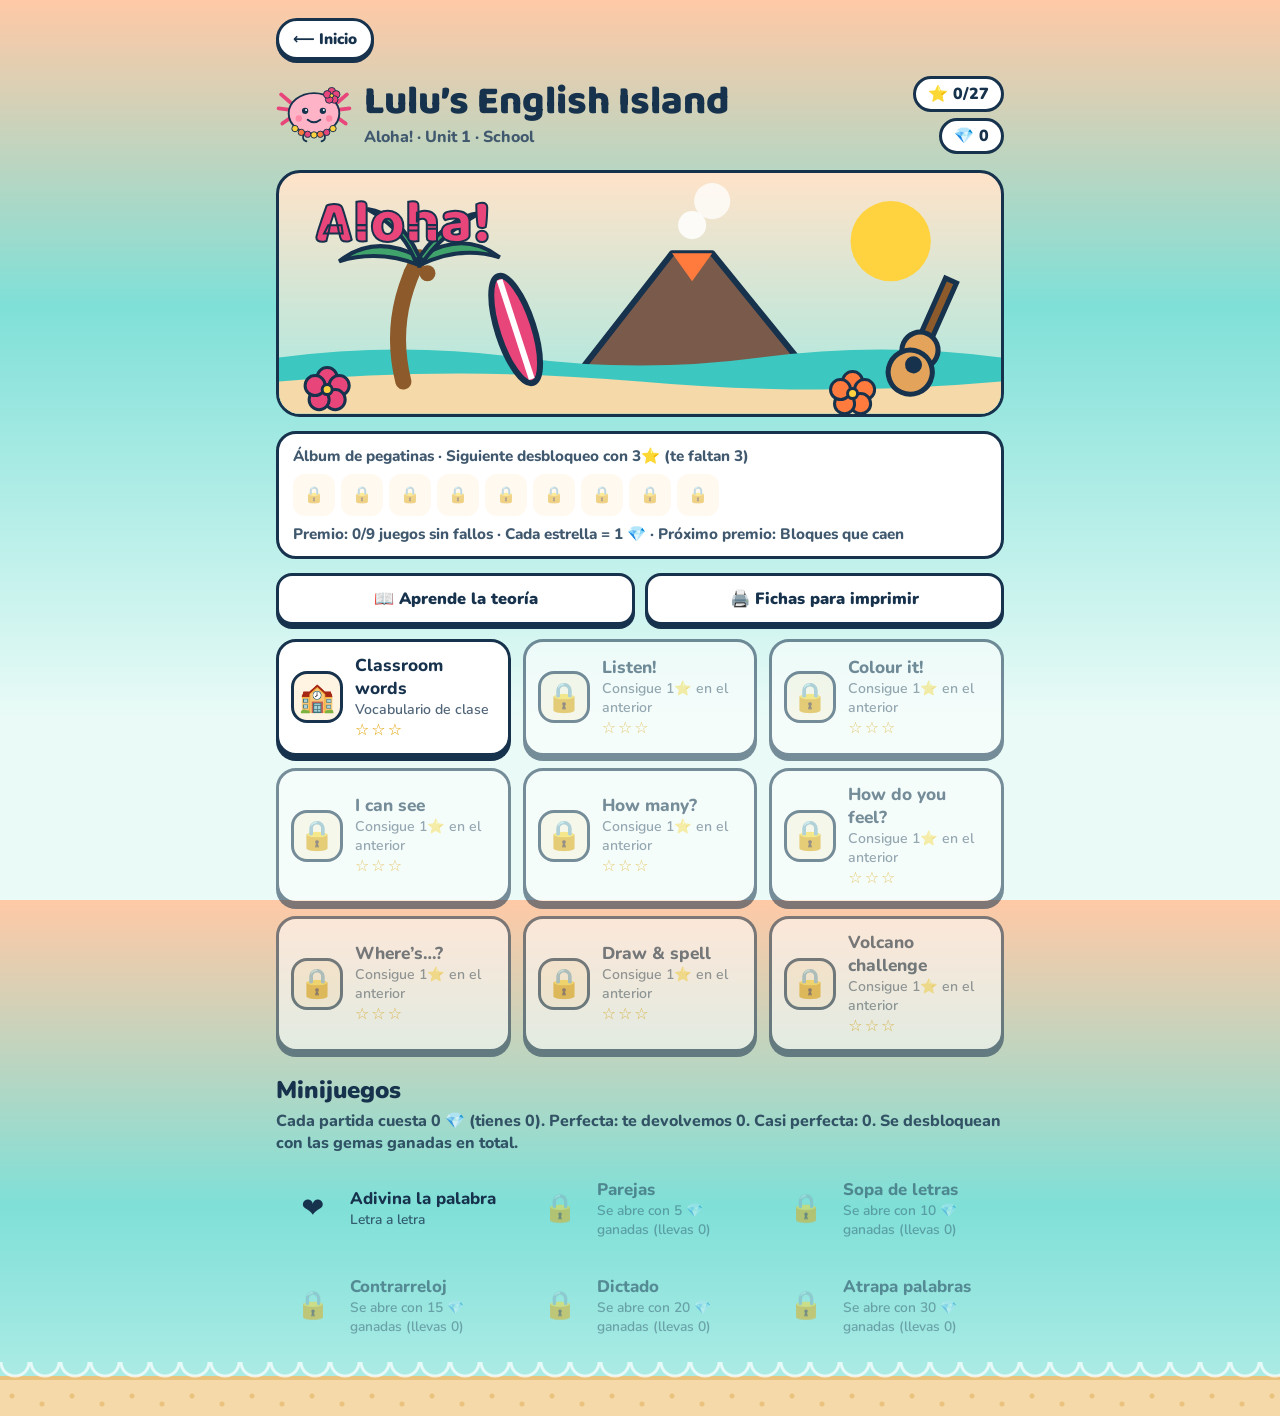
<file: ingles.html>
<!DOCTYPE html>
<html lang="es">
<head>
<meta charset="utf-8">
<meta name="viewport" content="width=device-width, initial-scale=1, viewport-fit=cover">
<title>Lulu’s English Island</title>
<link rel="icon" type="image/png" href="icono.png">
<link rel="apple-touch-icon" href="icono.png">
<link href="fonts/fonts.css" rel="stylesheet">
<script src="minijuegos.js"></script>
<script src="premios.js"></script>
<script src="extras.js"></script>
<script src="ceva.js"></script>

<style>
:root{
  --sea1:#7FE0D8; --sea2:#EAFBF7; --ink:#17324D; --soft:#41596F;
  --card:#FFFFFF; --cardInk:#17324D; --btn:#FFF4E2; --line:#17324D;
  --accent:#E8457A; --leaf:#3FA36B; --sun:#FFD23F; --ok:#2E9E5B; --bad:#E0444E;
  color-scheme:light;
  box-sizing:border-box;
  padding-top:env(safe-area-inset-top,0px); padding-bottom:env(safe-area-inset-bottom,0px);
}
@media (prefers-color-scheme:dark){
  :root:not([data-theme="light"]){
    --sea1:#0C3B4A; --sea2:#081A26; --ink:#EAF6F8; --soft:#A9C3CF;
    --card:#15303F; --cardInk:#EAF6F8; --btn:#1E4256; --line:#7FB3C4;
    --ok:#46C27A; --bad:#FF6B73; color-scheme:dark;
  }
}
:root[data-theme="dark"]{
  --sea1:#0C3B4A; --sea2:#081A26; --ink:#EAF6F8; --soft:#A9C3CF;
  --card:#15303F; --cardInk:#EAF6F8; --btn:#1E4256; --line:#7FB3C4;
  --ok:#46C27A; --bad:#FF6B73; color-scheme:dark;
}
*,*::before,*::after{box-sizing:inherit}
html{height:100%;scroll-padding-top:env(safe-area-inset-top,0px)}
body{margin:0;min-height:100%;color:var(--ink);font-family:"Nunito",system-ui,sans-serif;
  background:linear-gradient(to bottom,var(--sky) 0,var(--sea1) 34%,var(--sea2) 80%);display:flex;flex-direction:column}
.sand{margin-top:auto;height:40px;flex:none;background:#F5D9A8;border-top:4px solid #E9C27E;
  background-image:radial-gradient(circle at 20% 40%,#E9C27E 2px,transparent 3px),radial-gradient(circle at 70% 60%,#E9C27E 2px,transparent 3px);background-size:60px 40px}
main{width:100%;max-width:760px;margin:0 auto;padding:18px 16px 28px;display:flex;flex-direction:column;gap:16px}
h1{font-family:"Baloo 2","Nunito",sans-serif;font-weight:800;font-size:clamp(1.7rem,6.5vw,2.5rem);line-height:1;margin:0}
.top{display:flex;align-items:center;gap:12px}
.top .mascot{width:76px;flex:none}
.top .sub{margin:4px 0 0;color:var(--soft);font-weight:800}
.stats{margin-left:auto;display:flex;flex-direction:column;align-items:flex-end;gap:6px}
.pill{background:var(--card);color:var(--cardInk);border:3px solid var(--line);border-radius:999px;padding:4px 12px;font-weight:900;white-space:nowrap}
.album{background:var(--card);color:var(--cardInk);border:3px solid var(--line);border-radius:20px;padding:12px 14px;display:flex;flex-direction:column;gap:8px}
.album .row{display:flex;flex-wrap:wrap;gap:6px;font-size:1.7rem;line-height:1}
.album .row span{width:42px;height:42px;display:grid;place-items:center;border-radius:12px;background:var(--btn)}
.album .row span.lock{font-size:1rem;opacity:.5}
.album p{margin:0;font-weight:800;color:var(--soft);font-size:.95rem}
.grid{display:grid;grid-template-columns:repeat(auto-fill,minmax(210px,1fr));gap:12px}
.card{display:flex;align-items:center;gap:12px;text-align:left;padding:12px;background:var(--card);color:var(--cardInk);
  border:3px solid var(--line);border-radius:20px;box-shadow:0 5px 0 var(--line);cursor:pointer;font:inherit}
.card:active{transform:translateY(3px);box-shadow:0 2px 0 var(--line)}
.card .ic{width:52px;height:52px;flex:none;border-radius:16px;display:grid;place-items:center;font-size:1.8rem;background:var(--btn);border:3px solid var(--line)}
.card b{display:block;font-size:1.08rem}
.card small{display:block;opacity:.75;font-size:.88rem}
.card .st{color:#E0A100;letter-spacing:2px;font-size:1rem}
.card.locked{opacity:.55;cursor:default}
button:focus-visible,.card:focus-visible{outline:4px solid var(--sun);outline-offset:3px}

.bar{display:flex;align-items:center;gap:10px}
.btn{font:inherit;font-weight:900;font-size:1.08rem;padding:12px 14px;border-radius:16px;border:3px solid var(--line);
  background:var(--btn);color:var(--cardInk);box-shadow:0 4px 0 var(--line);cursor:pointer;touch-action:manipulation}
.btn:active{transform:translateY(3px);box-shadow:0 1px 0 var(--line)}
.btn.small{font-size:.92rem;padding:8px 12px}
.btn.go{background:var(--accent);color:#fff}
.btn.ok{background:var(--ok);color:#fff}
.btn.bad{background:var(--bad);color:#fff}
.btn.sel{outline:4px solid var(--sun);outline-offset:2px}
.btn:disabled{cursor:default}
.progress{flex:1;height:16px;border-radius:99px;border:3px solid var(--line);background:var(--card);overflow:hidden}
.progress span{display:block;height:100%;width:0;background:var(--accent);transition:width .25s}
.panel{background:var(--card);color:var(--cardInk);border:3px solid var(--line);border-radius:24px;padding:16px;display:flex;flex-direction:column;gap:14px}
.qhead{display:flex;align-items:center;gap:10px}
.qlabel{font-weight:900;font-size:1.15rem;margin:0;flex:1}
.speak{width:48px;height:48px;padding:0;font-size:1.4rem;flex:none}
.display{display:flex;flex-direction:column;align-items:center;gap:10px}
.big{font-size:clamp(3rem,16vw,5rem);line-height:1.1;text-align:center}
.sentence{font-family:"Baloo 2",sans-serif;font-weight:800;font-size:clamp(1.4rem,6vw,2rem);text-align:center;line-height:1.2}
.pic{background:#FFF8EC;border-radius:16px;border:3px solid var(--line);padding:6px;display:block}
.pic svg{display:block;width:100%;height:auto}
.solo{width:min(190px,52vw)}
.scene{display:grid;grid-template-columns:repeat(auto-fit,minmax(78px,1fr));gap:8px;width:100%;max-width:460px}
.scene.colour{grid-template-columns:1fr 1fr;max-width:360px}
.scene .pic{cursor:default}
.scene.colour .pic{cursor:pointer}
.tag{font-weight:900;background:var(--sun);color:#17324D;border:3px solid var(--line);border-radius:99px;padding:2px 12px}
.who{display:flex;align-items:center;gap:12px}
.who .kid{font-size:3.2rem;line-height:1;text-align:center}
.opts{display:grid;grid-template-columns:1fr 1fr;gap:10px}
.opts.one{grid-template-columns:1fr}
.opts.pics .btn{padding:6px}
.opts.pics .btn svg{width:100%;height:auto;display:block}
.feedback{font-size:1.08rem;line-height:1.5;min-height:1.5em}
.feedback b.y{color:var(--ok)} .feedback b.n{color:var(--bad)}
.palette{display:flex;flex-wrap:wrap;gap:8px;justify-content:center}
.sw{width:46px;height:46px;border-radius:50%;border:3px solid var(--line);cursor:pointer;padding:0;box-shadow:0 3px 0 var(--line)}
.sw.sel{outline:4px solid var(--sun);outline-offset:3px}
.sw.rainbow{background:conic-gradient(red,orange,yellow,lime,cyan,blue,violet,red)}
.tools{display:flex;flex-direction:column;gap:10px}
.tools .rowb{display:flex;flex-wrap:wrap;gap:8px;justify-content:center}
.stamp{font-size:1.6rem;width:50px;height:50px;padding:0}
#dc{width:100%;max-width:560px;aspect-ratio:3/2;height:auto;background:#fff;border:3px solid var(--line);border-radius:16px;touch-action:none;display:block}
.slots{display:flex;gap:6px;justify-content:center;flex-wrap:wrap}
.slot{width:44px;height:52px;border-bottom:4px solid var(--line);display:grid;place-items:end center;font-family:"Baloo 2",sans-serif;font-weight:800;font-size:2rem;line-height:1.2}
.letters{display:flex;flex-wrap:wrap;gap:8px;justify-content:center}
.letters .btn{width:54px;height:54px;padding:0;font-size:1.5rem;font-family:"Baloo 2",sans-serif}
.shake{animation:shake .35s}
@keyframes shake{25%{transform:translateX(-6px)}50%{transform:translateX(6px)}75%{transform:translateX(-4px)}}
.result{text-align:center;align-items:center}
.result .stars{font-size:2.6rem;color:#E0A100;letter-spacing:6px}
.result .score{font-family:"Baloo 2",sans-serif;font-weight:800;font-size:2.4rem;line-height:1}
.unlock{background:var(--btn);border:3px dashed var(--accent);border-radius:16px;padding:10px 14px;font-weight:900}
.tip{margin:0;line-height:1.5;opacity:.85}
#cv{width:min(250px,64vw);height:auto;border:3px solid var(--line);border-radius:12px;background:#0E2A3A;touch-action:none;display:block}
.rbar{display:flex;justify-content:space-between;width:100%;max-width:340px;font-weight:900}
.pad{display:grid;grid-template-columns:repeat(5,1fr);gap:8px;width:100%;max-width:340px}
.pad .btn{font-size:1.3rem;padding:12px 0;user-select:none;-webkit-user-select:none}
:root{--sky:#FFC9A6}
@media (prefers-color-scheme:dark){:root:not([data-theme="light"]){--sky:#3B2350}}
:root[data-theme="dark"]{--sky:#3B2350}
.sand{position:relative}
.sand::before{content:"";position:absolute;left:0;right:0;top:-18px;height:18px;
  background:radial-gradient(circle at 15px 0,transparent 12px,#FFFFFF 13px,#FFFFFF 15px,transparent 16px);background-size:30px 18px;opacity:.7}
.hero{background:linear-gradient(#FFE3C9,#A7E9E2);border:3px solid var(--line);border-radius:24px;overflow:hidden;margin-bottom:14px}
.hero svg{display:block;width:100%;height:auto}
.homebtn{align-self:flex-start;display:inline-block;font:inherit;font-weight:900;font-size:.95rem;padding:8px 14px;border-radius:999px;border:3px solid #17324D;background:#fff;color:#17324D;text-decoration:none;box-shadow:0 3px 0 #17324D}
[hidden]{display:none!important}
@media (max-width:430px){ .opts:not(.pics){grid-template-columns:1fr} }
@media (prefers-reduced-motion:reduce){.shake{animation:none}.progress span{transition:none}}
</style>
</head>
<body>
<main>
<a class="homebtn" href="index.html">⟵ Inicio</a>
  <header class="top">
    <svg class="mascot" viewBox="0 0 120 100" aria-hidden="true">
      <g stroke="#17324D" stroke-width="3" stroke-linecap="round">
        <path d="M22 30 8 18M20 42 4 40M24 54 10 64M98 30 112 18M100 42 116 40M96 54 110 64" stroke="#E8457A" stroke-width="6"/>
      </g>
      <ellipse cx="60" cy="48" rx="40" ry="32" fill="#FFB3C7" stroke="#17324D" stroke-width="3"/>
      <circle cx="46" cy="44" r="5" fill="#17324D"/><circle cx="74" cy="44" r="5" fill="#17324D"/>
      <circle cx="47.5" cy="42.5" r="1.6" fill="#fff"/><circle cx="75.5" cy="42.5" r="1.6" fill="#fff"/>
      <path d="M50 58q10 8 20 0" fill="none" stroke="#17324D" stroke-width="3" stroke-linecap="round"/>
      <circle cx="36" cy="56" r="5" fill="#FF8AA8"/><circle cx="84" cy="56" r="5" fill="#FF8AA8"/>
      <path d="M44 80q-4 10 4 12M76 80q4 10-4 12" fill="none" stroke="#17324D" stroke-width="3" stroke-linecap="round"/>
      <g stroke="#17324D" stroke-width="1.5"><circle cx="30" cy="72" r="5" fill="#FFD23F"/><circle cx="40" cy="78" r="5" fill="#FF7A3D"/><circle cx="50" cy="81" r="5" fill="#E8457A"/><circle cx="60" cy="82" r="5" fill="#FFD23F"/><circle cx="70" cy="81" r="5" fill="#FF7A3D"/><circle cx="80" cy="78" r="5" fill="#E8457A"/><circle cx="90" cy="72" r="5" fill="#FFD23F"/></g>
      <g transform="translate(88 20)" stroke="#17324D" stroke-width="1.5" fill="#E8457A"><circle cx="0" cy="-7" r="6"/><circle cx="7" cy="-2" r="6"/><circle cx="4" cy="6" r="6"/><circle cx="-4" cy="6" r="6"/><circle cx="-7" cy="-2" r="6"/><circle r="3" fill="#FFD23F"/></g>
    </svg>
    <div>
      <h1>Lulu’s English Island</h1>
      <p class="sub">Aloha! · Unit 1 · School</p>
    </div>
    <div class="stats">
      <span class="pill" id="starTotal">⭐ 0/27</span>
      <span class="pill" id="gemTotal">💎 0</span>
    </div>
  </header>

  <!-- MAPA -->
  <section id="menu">
    <div class="hero" aria-hidden="true">
      <svg viewBox="0 0 360 120">
        <circle cx="305" cy="34" r="20" fill="#FFD23F"/>
        <circle cx="206" cy="26" r="7" fill="#fff" opacity=".85"/><circle cx="216" cy="14" r="9" fill="#fff" opacity=".75"/>
        <path d="M146 104 196 40H216L268 104Z" fill="#7A5A4A" stroke="#17324D" stroke-width="3" stroke-linejoin="round"/>
        <path d="M196 40 206 54 216 40Z" fill="#FF7A3D"/>
        <path d="M0 92Q60 84 120 92T240 92T360 92V120H0Z" fill="#3CC7C0"/>
        <path d="M0 104Q90 96 180 104T360 104V120H0Z" fill="#F5D9A8"/>
        <path d="M62 104Q54 72 70 42" fill="none" stroke="#8D5A2B" stroke-width="8" stroke-linecap="round"/>
        <g fill="#3FA36B" stroke="#17324D" stroke-width="2"><path d="M70 42Q48 30 30 44Q50 38 70 46Z"/><path d="M70 42Q92 28 110 42Q90 36 70 46Z"/><path d="M70 42Q60 20 44 18Q62 28 68 44Z"/><path d="M70 42Q84 22 100 20Q82 30 72 44Z"/></g>
        <circle cx="66" cy="50" r="4" fill="#8D5A2B"/><circle cx="74" cy="50" r="4" fill="#8D5A2B"/>
        <g transform="rotate(-18 118 78)"><ellipse cx="118" cy="78" rx="9" ry="28" fill="#E8457A" stroke="#17324D" stroke-width="3"/><path d="M118 52V104" stroke="#fff" stroke-width="3"/></g>
        <g transform="rotate(24 318 92)" stroke="#17324D" stroke-width="2.5"><rect x="315" y="50" width="6" height="32" fill="#8D5A2B"/><circle cx="318" cy="88" r="9" fill="#E3A35B"/><circle cx="318" cy="100" r="11" fill="#E3A35B"/><circle cx="318" cy="96" r="3" fill="#17324D"/></g>
        <g stroke="#17324D" stroke-width="1.5" fill="#E8457A" transform="translate(24 108)"><circle cx="0" cy="-6" r="5"/><circle cx="6" cy="-2" r="5"/><circle cx="4" cy="5" r="5"/><circle cx="-4" cy="5" r="5"/><circle cx="-6" cy="-2" r="5"/><circle r="2.5" fill="#FFD23F"/></g>
        <g stroke="#17324D" stroke-width="1.5" fill="#FF7A3D" transform="translate(286 110)"><circle cx="0" cy="-6" r="5"/><circle cx="6" cy="-2" r="5"/><circle cx="4" cy="5" r="5"/><circle cx="-4" cy="5" r="5"/><circle cx="-6" cy="-2" r="5"/><circle r="2.5" fill="#FFD23F"/></g>
        <text x="18" y="34" font-family="'Baloo 2',Nunito,sans-serif" font-weight="800" font-size="30" fill="#E8457A" stroke="#17324D" stroke-width="1">Aloha!</text>
      </svg>
    </div>
    <div class="album">
      <p id="nextUnlock"></p>
      <div class="row" id="stickers"></div>
      <p id="prizeProg"></p>
    </div>
    <div id="exBtns"></div>
    <div class="grid" id="cards" style="margin-top:14px"></div>
    <div id="mgCards"></div>
  </section>

  <!-- JUEGO -->
  <section id="play" hidden>
    <div class="bar">
      <button class="btn small" id="quit">Salir</button>
      <div class="progress"><span id="prog"></span></div>
      <span id="count" style="font-weight:900">1/8</span>
    </div>
    <div class="panel" style="margin-top:14px">
      <div class="qhead">
        <p class="qlabel" id="qLabel"></p>
        <button class="btn speak" id="speakBtn" aria-label="Escuchar" hidden>🔊</button>
      </div>
      <div class="display" id="disp"></div>
      <div id="opts"></div>
      <div class="feedback" id="fb" aria-live="polite"></div>
      <button class="btn go" id="next" hidden>Next ➜</button>
    </div>
  </section>

  <!-- RESULTADO -->
  <section id="result" hidden>
    <div class="panel result">
      <div class="stars" id="rStars"></div>
      <div class="score" id="rScore"></div>
      <p id="rMsg" style="margin:0;font-size:1.15rem;font-weight:900"></p>
      <div class="unlock" id="rUnlock" hidden></div>
      <p class="tip" id="rTip"></p>
      <div style="display:flex;gap:10px;flex-wrap:wrap;justify-content:center">
        <button class="btn go" id="prize" hidden>Jugar al premio (4 min)</button>
        <button class="btn go" id="again">Jugar otra vez</button>
        <button class="btn" id="toMenu">Volver a la isla</button>
      </div>
    </div>
  </section>

  <!-- PREMIO -->
  <section id="reward" hidden>
    <div class="panel" style="align-items:center">
      <p style="margin:0;font-weight:900;font-size:1.2rem">🏄 Premio: recreo en la playa</p>
      <p class="tip" style="text-align:center">Completa filas enteras para que desaparezcan.</p>
      <div class="rbar"><span id="rTime">4:00</span><span id="rLines">Filas: 0</span></div>
      <canvas id="cv" width="240" height="480"></canvas>
      <div class="pad">
        <button class="btn" data-a="left" aria-label="Izquierda">◀</button>
        <button class="btn" data-a="rot" aria-label="Girar">⟳</button>
        <button class="btn" data-a="right" aria-label="Derecha">▶</button>
        <button class="btn" data-a="down" aria-label="Bajar">▼</button>
        <button class="btn" data-a="drop" aria-label="Dejar caer">⤓</button>
      </div>
      <p class="feedback" id="rFb" aria-live="polite" style="text-align:center"></p>
      <button class="btn" id="rExit">Volver a la isla</button>
    </div>
  </section>
</main>
<div class="sand" aria-hidden="true"></div>

<script>
const $ = id => document.getElementById(id);
const rnd = a => a[Math.floor(Math.random()*a.length)];
const shuffle = a => { a=[...a]; for(let i=a.length-1;i>0;i--){const j=Math.floor(Math.random()*(i+1));[a[i],a[j]]=[a[j],a[i]];} return a; };
const pick = (a,n) => shuffle(a).slice(0,n);

/* ---------- VOZ ---------- */
const NATIVE_TTS=!!(window.Android&&Android.speak);
const canSpeak = NATIVE_TTS || "speechSynthesis" in window;
function speak(t){
  if(!canSpeak) return;
  if(NATIVE_TTS){ try{Android.speak(t);}catch(e){} return; }
  try{
    speechSynthesis.cancel();
    const u=new SpeechSynthesisUtterance(t), vs=speechSynthesis.getVoices();
    u.lang="en-GB"; u.rate=.85;
    const v=vs.find(v=>/^en[-_]GB/i.test(v.lang))||vs.find(v=>/^en/i.test(v.lang));
    if(v) u.voice=v;
    speechSynthesis.speak(u);
  }catch(e){}
}
if(canSpeak&&!NATIVE_TTS){ try{ speechSynthesis.getVoices(); speechSynthesis.onvoiceschanged=()=>{}; }catch(e){} }

/* ---------- DIBUJOS ---------- */
const ST='stroke="#17324D" stroke-width="3" stroke-linejoin="round" stroke-linecap="round"';
const BLANK="#E9EEF2";
const DRAW={
  door:f=>`<rect x="28" y="8" width="44" height="86" rx="2" fill="${f}" ${ST}/><rect x="36" y="16" width="28" height="22" fill="#CDEBFA" ${ST}/><circle cx="64" cy="56" r="3.5" fill="#17324D"/>`,
  window:f=>`<rect x="12" y="14" width="76" height="72" rx="3" fill="${f}" ${ST}/><rect x="20" y="22" width="60" height="56" fill="#CDEBFA" ${ST}/><path d="M50 22V78M20 50H80" fill="none" ${ST}/>`,
  poster:f=>`<rect x="22" y="10" width="56" height="78" fill="${f}" ${ST}/><circle cx="40" cy="30" r="8" fill="#FFD23F" ${ST}/><path d="M32 52H68M32 62H68M32 72H58" fill="none" ${ST}/><circle cx="27" cy="15" r="3" fill="#E8457A"/><circle cx="73" cy="15" r="3" fill="#E8457A"/>`,
  desk:f=>`<rect x="8" y="34" width="84" height="12" rx="2" fill="${f}" ${ST}/><rect x="14" y="46" width="7" height="44" fill="${f}" ${ST}/><rect x="79" y="46" width="7" height="44" fill="${f}" ${ST}/><rect x="26" y="46" width="48" height="12" fill="${f}" ${ST}/>`,
  board:f=>`<rect x="6" y="18" width="88" height="58" rx="3" fill="#9FB0BE" ${ST}/><rect x="12" y="24" width="76" height="46" fill="${f}" ${ST}/><rect x="30" y="76" width="40" height="6" fill="#9FB0BE" ${ST}/>`,
  chair:f=>`<rect x="30" y="8" width="40" height="34" rx="3" fill="${f}" ${ST}/><rect x="34" y="42" width="5" height="12" fill="#9FB0BE" ${ST}/><rect x="61" y="42" width="5" height="12" fill="#9FB0BE" ${ST}/><rect x="24" y="54" width="52" height="9" rx="2" fill="${f}" ${ST}/><path d="M30 63V94M70 63V94M38 63V86M62 63V86" fill="none" ${ST}/>`,
  cupboard:f=>`<rect x="22" y="6" width="56" height="86" rx="2" fill="${f}" ${ST}/><path d="M50 6V92" fill="none" ${ST}/><circle cx="45" cy="50" r="3" fill="#17324D"/><circle cx="55" cy="50" r="3" fill="#17324D"/><rect x="24" y="92" width="8" height="5" fill="#17324D"/><rect x="68" y="92" width="8" height="5" fill="#17324D"/>`,
  bin:f=>`<path d="M26 28H74L68 92H32Z" fill="${f}" ${ST}/><rect x="22" y="20" width="56" height="9" rx="3" fill="${f}" ${ST}/><path d="M40 38L42 84M50 38V84M60 38L58 84" fill="none" ${ST}/>`,
  library:()=>`<rect x="8" y="10" width="84" height="80" rx="3" fill="#C98B55" ${ST}/><path d="M8 50H92" fill="none" ${ST}/>`+
    [["#E53935",14,16],["#1E88E5",24,16],["#FDD835",34,16],["#43A047",44,16],["#8E44AD",58,16],["#FB8C00",68,16],["#43A047",14,56],["#F48FB1",24,56],["#1E88E5",34,56],["#E53935",50,56],["#FDD835",60,56],["#8E44AD",72,56]]
    .map(([c,x,y])=>`<rect x="${x}" y="${y}" width="8" height="28" fill="${c}" ${ST}/>`).join(""),
  playground:()=>`<rect x="0" y="72" width="100" height="28" fill="#BFC7CF"/><path d="M20 72V30M34 72V30" fill="none" ${ST}/><path d="M20 38H34M20 48H34M20 58H34" fill="none" ${ST}/><path d="M34 30L80 72" stroke="#E8457A" stroke-width="8" stroke-linecap="round"/><circle cx="82" cy="20" r="10" fill="#FFD23F" ${ST}/><circle cx="58" cy="86" r="7" fill="#FB8C00" ${ST}/><rect x="8" y="80" width="12" height="10" fill="none" stroke="#fff" stroke-width="2"/><rect x="20" y="80" width="12" height="10" fill="none" stroke="#fff" stroke-width="2"/>`,
  toilet:()=>`<rect x="40" y="8" width="44" height="86" fill="#7FB8E6" ${ST}/><rect x="50" y="18" width="24" height="15" rx="3" fill="#fff" ${ST}/><text x="62" y="30" font-size="10" text-anchor="middle" font-family="sans-serif" font-weight="900" fill="#17324D">WC</text><circle cx="76" cy="56" r="3.5" fill="#17324D"/><rect x="6" y="46" width="28" height="10" rx="3" fill="#fff" ${ST}/><path d="M14 46V38H22" fill="none" ${ST}/><rect x="16" y="56" width="8" height="34" fill="#fff" ${ST}/>`,
  classroom:()=>`<rect x="10" y="8" width="80" height="40" rx="2" fill="#fff" ${ST}/><path d="M20 20H54M20 30H44" fill="none" stroke="#1E88E5" stroke-width="3" stroke-linecap="round"/><rect x="14" y="62" width="40" height="8" fill="#E3A35B" ${ST}/><path d="M18 70V94M50 70V94" fill="none" ${ST}/><rect x="62" y="54" width="22" height="18" rx="2" fill="#E53935" ${ST}/><rect x="60" y="72" width="26" height="6" fill="#E53935" ${ST}/><path d="M64 78V94M82 78V94" fill="none" ${ST}/>`
};
const svg=(name,fill="#fff")=>`<svg viewBox="0 0 100 100" aria-hidden="true">${DRAW[name](fill)}</svg>`;

/* ---------- DATOS ---------- */
const OBJS=["door","window","poster","desk","board","chair","cupboard","bin"];
const PLUR={door:"doors",window:"windows",poster:"posters",desk:"desks",board:"boards",chair:"chairs",cupboard:"cupboards",bin:"bins"};
const ES={door:"puerta",window:"ventana",poster:"póster",desk:"mesa (pupitre)",board:"pizarra",chair:"silla",cupboard:"armario",bin:"papelera",
  boys:"niños (chicos)",girls:"niñas (chicas)",children:"niños y niñas",teacher:"profe"};
const UNA={door:"una puerta",window:"una ventana",poster:"un póster",desk:"una mesa",board:"una pizarra",chair:"una silla",cupboard:"un armario",bin:"una papelera"};
const PEOPLE={boys:"👦👦👦",girls:"👧👧👧",children:"👦👧👦👧",teacher:"🧑‍🏫"};
const NUM=["","one","two","three","four","five","six"];
const FEEL={happy:["😄","contento/a"],sad:["😢","triste"],cold:["🥶","con frío"],scared:["😱","asustado/a"],calm:["😌","tranquilo/a"],excited:["🤩","emocionado/a"]};
const PLACES=["classroom","library","playground","toilet"];
const PLACE_ES={classroom:"la clase",library:"la biblioteca",playground:"el patio",toilet:"el baño"};
const KIDS=[["Tom","M"],["Dan","M"],["Leo","M"],["Hugo","M"],["Rosa","F"],["Lisa","F"],["Mia","F"],["Tansy","F"]];
const COLORS={red:"#E53935",blue:"#1E88E5",green:"#43A047",yellow:"#FDD835",brown:"#8D5A2B",white:"#FFFFFF",black:"#2A2A2A",pink:"#F48FB1",orange:"#FB8C00",purple:"#8E44AD"};
const COL_ES={red:"rojo",blue:"azul",green:"verde",yellow:"amarillo",brown:"marrón",white:"blanco",black:"negro",pink:"rosa",orange:"naranja",purple:"morado"};

const picOf = w => OBJS.includes(w) ? `<span class="pic solo">${svg(w)}</span>` : `<span class="big">${PEOPLE[w]}</span>`;
const picBtn = w => OBJS.includes(w) ? svg(w) : `<span style="font-size:2.4rem;display:block;padding:14px 0">${PEOPLE[w]}</span>`;

/* ---------- GENERADORES (tipo test) ---------- */
const GEN={
  words(){
    const pool=[...OBJS,...Object.keys(PEOPLE)], t=rnd(pool);
    const opts=shuffle([t,...pick(pool.filter(x=>x!==t),3)]);
    return {key:"w"+t,label:"What’s this? Elige la palabra.",display:picOf(t),options:opts.map(o=>({html:o,val:o})),answer:t,say:t,
      explain:`“${t}” = ${ES[t]}.`};
  },
  listen(){
    const pool=[...OBJS,...Object.keys(PEOPLE)], t=rnd(pool);
    const opts=shuffle([t,...pick(pool.filter(x=>x!==t),3)]);
    return {key:"l"+t,label: canSpeak?"Listen! Escucha y toca el dibujo.":"Read! Lee y toca el dibujo.",
      display: canSpeak?`<button class="btn go" style="font-size:2rem;padding:16px 28px" onclick="speak('${t}')">🔊 Listen</button>`:`<div class="sentence">${t}</div>`,
      options:opts.map(o=>({html:picBtn(o),val:o})),pics:true,answer:t,say:t,autoSay:true,explain:`“${t}” = ${ES[t]}.`};
  },
  cansee(){
    const present=pick(OBJS,4), t=rnd(OBJS), yes=present.includes(t), ans=yes?"can":"can’t";
    return {key:"c"+t+present.join(),label:"Mira el dibujo y completa.",
      display:`<div class="scene">${present.map(o=>`<span class="pic">${svg(o)}</span>`).join("")}</div><div class="sentence">I ___ see a ${t}.</div>`,
      options:[{html:"can",val:"can"},{html:"can’t",val:"can’t"}],answer:ans,say:`I ${ans} see a ${t}.`,
      explain:`En el dibujo ${yes?"sí":"no"} hay ${UNA[t]}: “I ${ans} see a ${t}.”`};
  },
  count(){
    const o=rnd(OBJS), n=1+Math.floor(Math.random()*6);
    const ph=(k,ob)=>k===1?`a ${ob}`:`${NUM[k]} ${PLUR[ob]}`;
    const correct=ph(n,o), set=new Set([correct]);
    const cands=shuffle([...[n-1,n+1,n+2,n-2].filter(k=>k>=1&&k<=6).map(k=>ph(k,o)), ph(n,rnd(OBJS.filter(x=>x!==o)))]);
    for(const c of cands){ if(set.size<4) set.add(c); }
    return {key:"n"+o+n,label:"Look and count. I can see…",
      display:`<div class="scene">${Array.from({length:n},()=>`<span class="pic">${svg(o)}</span>`).join("")}</div>`,
      options:shuffle([...set]).map(x=>({html:x,val:x})),answer:correct,say:`I can see ${correct}.`,
      explain: n===1?`Solo hay uno: “a ${o}”.`:`Hay ${n}: “${correct}”. Si hay más de uno, se añade -s.`};
  },
  feel(){
    const ks=Object.keys(FEEL), t=rnd(ks);
    return {key:"f"+t,label:"How do you feel? ¿Cómo se siente?",display:`<span class="big">${FEEL[t][0]}</span>`,
      options:shuffle([t,...pick(ks.filter(x=>x!==t),3)]).map(o=>({html:o,val:o})),answer:t,say:t,explain:`“${t}” = ${FEEL[t][1]}.`};
  },
  where(){
    const [name,g]=rnd(KIDS), place=rnd(PLACES), other=rnd(PLACES.filter(p=>p!==place));
    const P=g==="M"?"He":"She", Q=g==="M"?"She":"He", kid=g==="M"?"👦":"👧";
    const disp=`<div class="who"><span class="pic solo">${svg(place)}</span><div class="kid">${kid}<br><span class="tag">${name}</span></div></div>`;
    if(Math.random()<.5){
      const a=`${P}’s in the ${place}.`;
      return {key:"wh"+name+place,label:`Where’s ${name}?`,display:disp,one:true,
        options:shuffle([a,`${Q}’s in the ${place}.`,`${P}’s in the ${other}.`,`${P} isn’t in the ${place}.`]).map(x=>({html:x,val:x})),
        answer:a,say:`Where’s ${name}? ${a}`,
        explain:`${name} es ${g==="M"?"un chico → He":"una chica → She"}. Está en ${PLACE_ES[place]}: “${a}”`};
    }
    const a=`${P} isn’t in the ${other}. ${P}’s in the ${place}.`;
    return {key:"wi"+name+place+other,label:`Is ${name} in the ${other}?`,display:disp,one:true,
      options:shuffle([a,`${P}’s in the ${other}.`,`${Q} isn’t in the ${other}. ${Q}’s in the ${place}.`,`${P} isn’t in the ${place}. ${P}’s in the ${other}.`]).map(x=>({html:x,val:x})),
      answer:a,say:a,explain:`No está en ${PLACE_ES[other]} (isn’t), está en ${PLACE_ES[place]}. Y ${name} es ${g==="M"?"chico → He":"chica → She"}.`};
  }
};

const GAMES=[
  {id:"words",  ic:"🏫",name:"Classroom words",topic:"Vocabulario de clase"},
  {id:"listen", ic:"🎧",name:"Listen!",topic:"Escucha y elige"},
  {id:"colour", ic:"🖍️",name:"Colour it!",topic:"Colorea con los colores"},
  {id:"cansee", ic:"👀",name:"I can see",topic:"can / can’t"},
  {id:"count",  ic:"🔢",name:"How many?",topic:"Números y plurales"},
  {id:"feel",   ic:"💗",name:"How do you feel?",topic:"Emociones"},
  {id:"where",  ic:"🗺️",name:"Where’s…?",topic:"He’s / She’s in the…"},
  {id:"draw",   ic:"🎨",name:"Draw & spell",topic:"Dibuja y escribe"},
  {id:"final",  ic:"🌋",name:"Volcano challenge",topic:"Reto final: de todo"}
];
const TIPS={
  words:"Di la palabra en voz alta cada vez que la veas.",
  listen:"Pulsa 🔊 las veces que quieras.",
  colour:"red, blue, green, yellow, brown, white, black, pink, orange, purple.",
  cansee:"can = sí puedo ver · can’t = no puedo ver.",
  count:"Con uno decimos “a chair”. Con más, “three chairs”, con -s.",
  feel:"happy, sad, cold, scared, calm, excited.",
  where:"Chico → He’s. Chica → She’s. Si no está: isn’t.",
  draw:"Escucha la palabra, dibújala y luego escríbela letra a letra.",
  final:"Si fallas algo, vuelve a ese juego y repásalo."
};

/* ---------- HITOS ---------- */
const MILES=[
  {at:3, st:"🌺",color:"#F48FB1",name:"color rosa"},
  {at:6, st:"🐢",color:"#FB8C00",name:"color naranja"},
  {at:9, st:"🌋",color:"#8E44AD",name:"color morado"},
  {at:12,st:"🐠",color:"#4FC3F7",name:"color celeste"},
  {at:15,st:"🏄",color:"#00BFA5",name:"color turquesa"},
  {at:18,st:"🍍",color:"#FFB300",name:"color dorado"},
  {at:21,st:"🌈",color:"rainbow",name:"pincel arcoíris"},
  {at:24,st:"🐬",color:"#FF5C8A",name:"color coral"},
  {at:27,st:"👑",color:"#9E9E9E",name:"color plata"}
];
const BASE_COLORS=["#17324D","#E53935","#1E88E5","#43A047","#FDD835","#8D5A2B"];

/* ---------- ESTADO ---------- */
const KEY="englishIsland_v1_"+PROFILE;
let save={best:{},perfect:{}};
try{ const s=JSON.parse(STORE.get(KEY)); if(s) save=Object.assign(save,s); }catch(e){}
const persist=()=>STORE.set(KEY,JSON.stringify(save));
const totalStars=()=>GAMES.reduce((a,g)=>a+(save.best[g.id]||0),0);
const unlockedMiles=()=>MILES.filter(m=>totalStars()>=m.at);
const isOpen=i=>i===0||(save.best[GAMES[i-1].id]||0)>=1;
const starStr=n=>"★".repeat(n)+"☆".repeat(3-n);
const starsFor=(s,t)=>{const p=s/t;return p>=.9?3:p>=.7?2:p>=.4?1:0;};

function renderMenu(){
  const tot=totalStars();
  $("starTotal").textContent=`⭐ ${tot}/27`;
  $("gemTotal").textContent=`💎 ${CEVA.wallet(PROFILE)}`;
  $("stickers").innerHTML=MILES.map(m=>tot>=m.at?`<span title="${m.name}">${m.st}</span>`:`<span class="lock">🔒</span>`).join("");
  const nx=MILES.find(m=>tot<m.at);
  $("nextUnlock").textContent = nx ? `Álbum de pegatinas · Siguiente desbloqueo con ${nx.at}⭐ (te faltan ${nx.at-tot})` : "Álbum completo. ¡Eres una campeona!";
  const done=GAMES.filter(g=>save.perfect[g.id]).length;
  $("prizeProg").textContent=`Premio: ${done}/${GAMES.length} juegos sin fallos`+(save.vueltas?` · Vueltas completadas: ${save.vueltas}`:"")+" · Cada estrella = 1 💎";
  const box=$("cards"); box.innerHTML="";
  GAMES.forEach((g,i)=>{
    const open=isOpen(i), b=document.createElement("button");
    b.className="card"+(open?"":" locked");
    b.innerHTML=`<span class="ic">${open?g.ic:"🔒"}</span><span><b>${g.name}</b><small>${open?g.topic:"Consigue 1⭐ en el anterior"}</small>
      <span class="st">${starStr(save.best[g.id]||0)}${save.perfect[g.id]?" ✔":""}</span></span>`;
    if(open) b.onclick=()=>start(g.id); else b.disabled=true;
    box.appendChild(b);
  });
}
function show(id){ ["menu","play","result","reward"].forEach(s=>$(s).hidden=s!==id); window.scrollTo(0,0); }

/* ---------- PARTIDA ---------- */
let S=null;
function buildQs(kinds,n){
  const used=new Set(), qs=[]; let tries=0;
  while(qs.length<n && tries<500){ tries++; const q=GEN[rnd(kinds)](); if(used.has(q.key)) continue; used.add(q.key); qs.push(q); }
  while(qs.length<n){ qs.push(GEN[rnd(kinds)]()); }
  return qs;
}
function start(id){
  S={id,i:0,score:0,answered:false,before:totalStars()};
  if(id==="colour"){ S.tasks=[]; for(let r=0;r<2;r++){ const objs=pick(OBJS,4), cols=pick(Object.keys(COLORS),4); objs.forEach((o,k)=>S.tasks.push({scene:r,objs,obj:o,col:cols[k]})); } S.total=S.tasks.length; }
  else if(id==="draw"){ S.words=pick(OBJS,5); S.total=5; }
  else if(id==="final"){ S.qs=buildQs(["words","listen","cansee","count","feel","where"],10); S.total=10; }
  else { S.qs=buildQs([id],8); S.total=8; }
  show("play"); render();
}
function header(){
  $("count").textContent=`${S.i+1}/${S.total}`;
  $("prog").style.width=(S.i/S.total*100)+"%";
  $("fb").innerHTML=""; $("next").hidden=true; S.answered=false;
}
function render(){
  header();
  if(S.id==="colour") return renderColour();
  if(S.id==="draw") return renderDraw();
  const q=S.qs[S.i];
  $("qLabel").textContent=q.label;
  $("speakBtn").hidden=true;
  $("disp").innerHTML=q.display;
  const o=$("opts"); o.innerHTML="";
  o.className="opts"+(q.pics?" pics":"")+(q.one?" one":"");
  q.options.forEach(op=>{
    const b=document.createElement("button"); b.className="btn"; b.innerHTML=op.html; b.dataset.val=op.val;
    b.onclick=()=>choose(op.val,b); o.appendChild(b);
  });
  if(q.autoSay) speak(q.say);
}
function addPoint(){ S.score++; }
function choose(val,btn){
  if(S.answered) return; S.answered=true;
  const q=S.qs[S.i], ok=val===q.answer;
  [...$("opts").children].forEach(b=>{ b.disabled=true; if(b.dataset.val===q.answer) b.classList.add("ok"); });
  if(!ok){ btn.classList.add("bad","shake"); }
  if(ok) addPoint();
  $("fb").innerHTML=(ok?'<b class="y">Great job! 🌺</b> ':'<b class="n">Oops!</b> ')+q.explain;
  speak(q.say);
  $("next").hidden=false; $("next").focus();
}

/* colorear */
function renderColour(){
  const t=S.tasks[S.i];
  if(!S.fills || S.fillsScene!==t.scene){ S.fills={}; S.fillsScene=t.scene; }
  S.taskMiss=false;
  const sentence=`Colour the ${t.obj} ${t.col}.`;
  $("qLabel").textContent=sentence;
  $("speakBtn").hidden=!canSpeak; $("speakBtn").onclick=()=>speak(sentence);
  $("disp").innerHTML=`<div class="scene colour" id="scene">${t.objs.map(o=>`<button class="pic" data-o="${o}" aria-label="${o}">${svg(o,S.fills[o]?COLORS[S.fills[o]]:BLANK)}</button>`).join("")}</div>`;
  const o=$("opts"); o.className=""; 
  o.innerHTML=`<div class="palette">${Object.keys(COLORS).map(c=>`<button class="sw${S.col===c?" sel":""}" data-c="${c}" style="background:${COLORS[c]}" aria-label="color"></button>`).join("")}</div>`;
  o.querySelectorAll(".sw").forEach(b=>b.onclick=()=>{ S.col=b.dataset.c; o.querySelectorAll(".sw").forEach(x=>x.classList.toggle("sel",x===b)); });
  $("scene").querySelectorAll(".pic").forEach(b=>b.onclick=()=>tapColour(b.dataset.o,b));
  speak(sentence);
}
function tapColour(obj,el){
  if(S.answered) return;
  const t=S.tasks[S.i];
  if(!S.col){ $("fb").innerHTML='Primero toca un color de abajo.'; return; }
  if(obj!==t.obj){ S.taskMiss=true; el.classList.remove("shake"); void el.offsetWidth; el.classList.add("shake");
    $("fb").innerHTML=`<b class="n">Ese es “${obj}”.</b> Busca: the ${t.obj}.`; speak(obj); return; }
  if(S.col!==t.col){ S.taskMiss=true; el.classList.remove("shake"); void el.offsetWidth; el.classList.add("shake");
    $("fb").innerHTML=`<b class="n">Ese color es “${S.col}” (${COL_ES[S.col]}).</b> Busca ${t.col}.`; speak(S.col); return; }
  S.answered=true; S.fills[obj]=t.col; el.innerHTML=svg(obj,COLORS[t.col]);
  if(!S.taskMiss) addPoint();
  $("fb").innerHTML=(S.taskMiss?'<b class="y">Ya está.</b> ':'<b class="y">Perfect!</b> ')+`${t.col} = ${COL_ES[t.col]}.`;
  $("next").hidden=false; $("next").focus();
}

/* dibujar y deletrear */
let DC=null;
function renderDraw(){
  const w=S.words[S.i];
  S.phase="draw"; S.hinted=false; S.miss=false; S.pos=0;
  S.brush=S.brush||BASE_COLORS[0]; S.size=S.size||8; S.stamp=null;
  const sentence=`Draw a ${w}.`;
  $("qLabel").textContent=sentence+" Dibújalo.";
  $("speakBtn").hidden=!canSpeak; $("speakBtn").onclick=()=>speak(w);
  $("disp").innerHTML=`<canvas id="dc" width="600" height="400"></canvas><div class="slots" id="slots" hidden></div><div id="hint"></div>`;
  setupCanvas();
  drawTools();
  speak(sentence);
}
function drawTools(){
  const cols=[...BASE_COLORS,...unlockedMiles().map(m=>m.color)];
  const stamps=unlockedMiles().map(m=>m.st);
  const o=$("opts"); o.className="tools";
  o.innerHTML=`<div class="palette">${cols.map(c=>`<button class="sw${c==="rainbow"?" rainbow":""}${S.brush===c&&!S.stamp?" sel":""}" data-c="${c}" style="${c==="rainbow"?"":"background:"+c}" aria-label="color"></button>`).join("")}</div>
    <div class="rowb">
      <button class="btn small${S.size===5?" sel":""}" data-s="5">Fino</button>
      <button class="btn small${S.size===12?" sel":""}" data-s="12">Gordo</button>
      <button class="btn small" data-x="erase">🧽 Goma</button>
      <button class="btn small" data-x="clear">Borrar todo</button>
      <button class="btn small" data-x="hint">💡 Pista</button>
    </div>
    ${stamps.length?`<div class="rowb">${stamps.map(s=>`<button class="btn stamp${S.stamp===s?" sel":""}" data-st="${s}">${s}</button>`).join("")}</div>`:`<p class="tip" style="text-align:center;font-size:.9rem">Consigue estrellas para desbloquear colores y pegatinas.</p>`}
    <button class="btn go" data-x="done">¡Listo! Ahora escríbelo</button>`;
  o.querySelectorAll(".sw").forEach(b=>b.onclick=()=>{ S.brush=b.dataset.c; S.stamp=null; drawTools(); });
  o.querySelectorAll("[data-s]").forEach(b=>b.onclick=()=>{ S.size=+b.dataset.s; drawTools(); });
  o.querySelectorAll("[data-st]").forEach(b=>b.onclick=()=>{ S.stamp=b.dataset.st; drawTools(); });
  o.querySelector('[data-x="erase"]').onclick=()=>{ S.brush="#FFFFFF"; S.stamp=null; drawTools(); };
  o.querySelector('[data-x="clear"]').onclick=()=>{ DC.fillStyle="#fff"; DC.fillRect(0,0,600,400); };
  o.querySelector('[data-x="hint"]').onclick=()=>{ S.hinted=true; $("hint").innerHTML=`<span class="pic" style="width:110px;display:block">${svg(S.words[S.i])}</span>`; $("fb").innerHTML="Con pista esta palabra no cuenta para el ✔ perfecto."; };
  o.querySelector('[data-x="done"]').onclick=startSpell;
}
function setupCanvas(){
  const c=$("dc"); DC=c.getContext("2d"); DC.fillStyle="#fff"; DC.fillRect(0,0,600,400);
  DC.lineCap="round"; DC.lineJoin="round";
  let drawing=false,last=null,hue=0;
  const pt=e=>{const r=c.getBoundingClientRect();return{x:(e.clientX-r.left)*c.width/r.width,y:(e.clientY-r.top)*c.height/r.height};};
  c.addEventListener("pointerdown",e=>{
    if(S.phase!=="draw") return;
    e.preventDefault(); const p=pt(e);
    if(S.stamp){ DC.font="64px serif"; DC.textAlign="center"; DC.textBaseline="middle"; DC.fillText(S.stamp,p.x,p.y); return; }
    drawing=true; last=p; c.setPointerCapture(e.pointerId);
    DC.beginPath(); DC.fillStyle=S.brush==="rainbow"?`hsl(${hue},90%,55%)`:S.brush; DC.arc(p.x,p.y,S.size/2,0,Math.PI*2); DC.fill();
  });
  c.addEventListener("pointermove",e=>{
    if(!drawing) return; const p=pt(e);
    hue=(hue+4)%360;
    DC.strokeStyle=S.brush==="rainbow"?`hsl(${hue},90%,55%)`:S.brush;
    DC.lineWidth=S.brush==="#FFFFFF"?S.size*2.5:S.size;
    DC.beginPath(); DC.moveTo(last.x,last.y); DC.lineTo(p.x,p.y); DC.stroke(); last=p;
  });
  const end=()=>{drawing=false;};
  c.addEventListener("pointerup",end); c.addEventListener("pointercancel",end);
}
function startSpell(){
  const w=S.words[S.i];
  S.phase="spell"; S.pos=0;
  $("qLabel").textContent="Now write it! Toca las letras en orden.";
  $("dc").style.maxWidth="260px";
  const sl=$("slots"); sl.hidden=false; sl.innerHTML=w.split("").map(()=>`<span class="slot"></span>`).join("");
  const o=$("opts"); o.className="letters";
  let letters=shuffle(w.split("")); if(letters.join("")===w && w.length>1) letters=shuffle(letters);
  o.innerHTML=letters.map(l=>`<button class="btn" data-l="${l}">${l}</button>`).join("");
  o.querySelectorAll("button").forEach(b=>b.onclick=()=>tapLetter(b));
  speak(w);
}
function tapLetter(b){
  if(S.answered||b.disabled) return;
  const w=S.words[S.i];
  if(b.dataset.l===w[S.pos]){
    $("slots").children[S.pos].textContent=b.dataset.l; b.disabled=true; b.style.visibility="hidden"; S.pos++;
    if(S.pos===w.length){
      S.answered=true; const ok=!S.miss&&!S.hinted; if(ok) addPoint();
      $("fb").innerHTML=(ok?'<b class="y">Amazing!</b> ':'<b class="y">Well done!</b> ')+`“${w}” = ${ES[w]}.`;
      speak(w); $("next").hidden=false; $("next").focus();
    }
  } else {
    S.miss=true; b.classList.remove("shake"); void b.offsetWidth; b.classList.add("shake","bad");
    setTimeout(()=>b.classList.remove("bad"),450);
    $("fb").innerHTML='<b class="n">Esa no va ahora.</b> Pulsa 🔊 y escucha otra vez.';
  }
}

function next(){ S.i++; if(S.i>=S.total) return finish(); render(); }

function finish(){
  $("prog").style.width="100%";
  const st=starsFor(S.score,S.total);
  save.best[S.id]=Math.max(save.best[S.id]||0,st);
  save.gems=(save.gems||0)+st;
  const perfect=S.score===S.total;
  if(perfect) save.perfect[S.id]=true;
  persist();
  $("rStars").textContent=starStr(st);
  $("rScore").textContent=`${S.score}/${S.total}`;
  const after=totalStars(), news=MILES.filter(m=>S.before<m.at&&after>=m.at);
  const done=GAMES.filter(g=>save.perfect[g.id]).length, all=done===GAMES.length;
  $("rMsg").textContent= all ? "¡Todos los juegos sin fallos! Te has ganado el premio."
    : perfect ? `¡Todo perfecto! Llevas ${done} de ${GAMES.length} juegos sin fallos.`
    : st===3?"¡Genial! Casi perfecto." : st===2?"¡Muy bien!" : st===1?"¡Bien! Sigue practicando." : "Vuelve a intentarlo, ¡tú puedes!";
  const idx=GAMES.findIndex(g=>g.id===S.id);
  let unl=news.map(m=>`${m.st} Nueva pegatina y ${m.name} para dibujar`).join("<br>");
  if(st>=1 && idx<GAMES.length-1 && (S.prevBest===undefined)) {}
  $("rUnlock").hidden=!unl; $("rUnlock").innerHTML=unl;
  $("rTip").textContent=(st?`Ganas ${st} 💎. `:"Sin estrellas no hay gemas esta vez. ")+"Truco: "+TIPS[S.id].replace(/^Truco: /,"");
  $("gemTotal").textContent=`💎 ${CEVA.wallet(PROFILE)}`;
  $("prize").hidden=!all;
  show("result"); $("again").focus();
}

$("next").onclick=next;
$("quit").onclick=()=>{ renderMenu(); show("menu"); };
$("again").onclick=()=>start(S.id);
$("toMenu").onclick=()=>{ renderMenu(); show("menu"); };

/* ---------- PREMIO ---------- */
const W=10,H=20,CS=24,cv=$("cv"),cx=cv.getContext("2d");
const PIECES=[
  {m:[[1,1,1,1]],c:"#4FC3F7"},{m:[[1,1],[1,1]],c:"#FFD23F"},{m:[[0,1,0],[1,1,1]],c:"#B57EDC"},
  {m:[[0,1,1],[1,1,0]],c:"#5BC67A"},{m:[[1,1,0],[0,1,1]],c:"#FF6B81"},{m:[[1,0,0],[1,1,1]],c:"#3D7DD8"},{m:[[0,0,1],[1,1,1]],c:"#FB8C00"}
];
const G={};
const rotate=m=>m[0].map((_,i)=>m.map(r=>r[i]).reverse());
function hit(m,x,y){
  for(let r=0;r<m.length;r++)for(let c=0;c<m[r].length;c++){
    if(!m[r][c])continue; const X=x+c,Y=y+r;
    if(X<0||X>=W||Y>=H)return true;
    if(Y>=0&&G.board[Y][X])return true;
  }
  return false;
}
function newBoard(){ G.board=Array.from({length:H},()=>Array(W).fill(null)); G.bag=[]; spawn(); }
function spawn(){
  if(!G.bag.length) G.bag=shuffle([0,1,2,3,4,5,6]);
  const p=PIECES[G.bag.pop()];
  G.p={m:p.m.map(r=>[...r]),c:p.c}; G.x=Math.floor((W-p.m[0].length)/2); G.y=-1;
  if(hit(G.p.m,G.x,G.y+1)){ $("rFb").textContent="La torre ha llegado arriba. Empezamos otra."; G.board=Array.from({length:H},()=>Array(W).fill(null)); }
}
function lock(){
  G.p.m.forEach((row,r)=>row.forEach((v,c)=>{ if(v&&G.y+r>=0) G.board[G.y+r][G.x+c]=G.p.c; }));
  let n=0;
  for(let r=H-1;r>=0;r--){ if(G.board[r].every(Boolean)){ G.board.splice(r,1); G.board.unshift(Array(W).fill(null)); n++; r++; } }
  if(n){ G.lines+=n; $("rLines").textContent="Filas: "+G.lines; $("rFb").textContent=n>1?`¡${n} filas de golpe!`:"¡Fila completa!"; }
  spawn();
}
function act(a){
  if(!G.running)return;
  if(a==="left"&&!hit(G.p.m,G.x-1,G.y))G.x--;
  else if(a==="right"&&!hit(G.p.m,G.x+1,G.y))G.x++;
  else if(a==="down"){ if(!hit(G.p.m,G.x,G.y+1))G.y++; else lock(); G.acc=0; }
  else if(a==="drop"){ while(!hit(G.p.m,G.x,G.y+1))G.y++; lock(); G.acc=0; }
  else if(a==="rot"){ const m=rotate(G.p.m); for(const k of [0,-1,1,-2,2]){ if(!hit(m,G.x+k,G.y)){ G.p.m=m; G.x+=k; break; } } }
  draw();
}
function cell(x,y,c,al){
  cx.globalAlpha=al||1;
  cx.fillStyle=c; cx.fillRect(x*CS+1,y*CS+1,CS-2,CS-2);
  cx.fillStyle="rgba(255,255,255,.35)"; cx.fillRect(x*CS+3,y*CS+3,CS-12,5);
  cx.globalAlpha=1;
}
function draw(){
  cx.fillStyle="#0E2A3A"; cx.fillRect(0,0,cv.width,cv.height);
  cx.fillStyle="rgba(255,255,255,.06)";
  for(let x=0;x<W;x++)for(let y=0;y<H;y++)cx.fillRect(x*CS+CS/2-1,y*CS+CS/2-1,2,2);
  G.board.forEach((row,y)=>row.forEach((c,x)=>{ if(c)cell(x,y,c); }));
  if(!G.p)return;
  let gy=G.y; while(!hit(G.p.m,G.x,gy+1))gy++;
  G.p.m.forEach((row,r)=>row.forEach((v,c)=>{ if(v&&gy+r>=0)cell(G.x+c,gy+r,G.p.c,.22); }));
  G.p.m.forEach((row,r)=>row.forEach((v,c)=>{ if(v&&G.y+r>=0)cell(G.x+c,G.y+r,G.p.c); }));
}
function loop(t){
  if(!G.running)return;
  const dt=t-(G.last||t); G.last=t; G.acc+=dt;
  const speed=Math.max(140,700-G.lines*25);
  if(G.acc>=speed){ G.acc=0; if(!hit(G.p.m,G.x,G.y+1))G.y++; else lock(); }
  const left=Math.max(0,G.end-Date.now()), s=Math.ceil(left/1000);
  $("rTime").textContent=Math.floor(s/60)+":"+String(s%60).padStart(2,"0");
  draw();
  if(left<=0) return stopReward(true);
  requestAnimationFrame(loop);
}
function startReward(){
  save.perfect={}; persist(); renderMenu(); G.resetDone=false;
  show("reward"); G.lines=0; G.acc=0; G.last=0; G.end=Date.now()+4*60*1000; G.running=true;
  $("rLines").textContent="Filas: 0"; $("rFb").textContent=""; newBoard(); draw();
  requestAnimationFrame(loop);
}
function stopReward(timeUp){
  G.running=false;
  if(!G.resetDone){ G.resetDone=true; save.best={}; save.perfect={}; save.vueltas=(save.vueltas||0)+1; persist(); }
  if(timeUp){ $("rTime").textContent="0:00"; $("rFb").textContent=`¡Se acabó el recreo! Has hecho ${G.lines} ${G.lines===1?"fila":"filas"}. Los juegos vuelven a empezar y tus gemas se quedan.`; }
}
document.querySelectorAll(".pad .btn").forEach(b=>b.addEventListener("pointerdown",e=>{ e.preventDefault(); act(b.dataset.a); }));
document.addEventListener("keydown",e=>{
  if($("reward").hidden)return;
  const map={ArrowLeft:"left",ArrowRight:"right",ArrowDown:"down",ArrowUp:"rot"," ":"drop"};
  if(map[e.key]){ e.preventDefault(); act(map[e.key]); }
});
$("prize").onclick=()=>{ save.perfect={}; persist(); Premios.start(save.vueltas||0,()=>{ save.best={}; save.perfect={}; save.vueltas=(save.vueltas||0)+1; persist(); renderMenu(); show("menu"); }); };
$("rExit").onclick=()=>{ stopReward(false); renderMenu(); show("menu"); };

/* ---------- MINIJUEGOS ---------- */
const swatch=c=>`<span style="display:inline-block;width:60px;height:60px;border-radius:50%;background:${c};border:3px solid #17324D"></span>`;
const VOC=[
  ...OBJS.map(o=>({w:o,raw:svg(o),pic:`<span class="mg-pic">${svg(o)}</span>`})),
  ...PLACES.map(p=>({w:p,raw:svg(p),pic:`<span class="mg-pic">${svg(p)}</span>`})),
  ...Object.entries(PEOPLE).map(([w,e])=>({w,raw:`<span class="em">${e}</span>`,pic:`<span class="mg-emoji">${e}</span>`})),
  ...Object.entries(FEEL).map(([w,[e]])=>({w,raw:`<span class="em">${e}</span>`,pic:`<span class="mg-emoji">${e}</span>`})),
  ...Object.entries(COLORS).map(([w,c])=>({w,raw:swatch(c),pic:`<span class="mg-emoji">${swatch(c)}</span>`}))
];
const W_PEOPLE=Object.keys(PEOPLE), W_FEEL=Object.keys(FEEL), W_COL=Object.keys(COLORS);
MiniGames.init({
  lang:"en-GB",
  theme:{bg:"#FFF8EC",card:"#FFFFFF",ink:"#17324D",line:"#17324D",accent:"#E8457A",soft:"#FFE7EF",rad:"16px",head:'"Baloo 2",sans-serif'},
  getSave:()=>save,
  persist,
  addGems(n){ save.gems=(save.gems||0)+n; persist(); },
  onChange:()=>renderMenu(),
  hang:()=>VOC.map(v=>({w:v.w,hint:v.pic})),
  pairsTitle:"Junta cada dibujo con su palabra en inglés",
  pairs:()=>VOC.map(v=>[v.raw,`<b style="font-size:1.05rem">${v.w}</b>`]),
  search:()=>[
    {title:"Classroom objects",words:shuffle(OBJS).slice(0,6)},
    {title:"People and places",words:shuffle([...W_PEOPLE,...PLACES]).slice(0,6)},
    {title:"Feelings",words:W_FEEL},
    {title:"Colours",words:shuffle(W_COL).slice(0,6)}
  ],
  quiz:()=>{ const k=rnd(["words","feel","cansee","count"]); const q=GEN[k](); return {label:q.label,display:q.display,options:q.options,answer:q.answer}; },
  dict:()=>VOC.map(v=>v.w),
  catch:()=>[
    {title:"Tap only classroom objects · Toca solo cosas de la clase",yes:OBJS,no:[...W_FEEL,...W_COL,...W_PEOPLE]},
    {title:"Tap only feelings · Toca solo emociones",yes:W_FEEL,no:[...OBJS,...W_COL]},
    {title:"Tap only colours · Toca solo colores",yes:W_COL,no:[...OBJS,...W_FEEL,...PLACES]},
    {title:"Tap only places · Toca solo lugares",yes:PLACES,no:[...OBJS,...W_FEEL]}
  ]
});
const _renderMenu=renderMenu;
renderMenu=function(){ _renderMenu(); const pp=$("prizeProg"); if(pp) pp.textContent+=` · Próximo premio: ${Premios.NAMES[(save.vueltas||0)%Premios.NAMES.length]}`; MiniGames.renderCards($("mgCards")); if(window.Extras) Extras.renderButtons($("exBtns")); };

renderMenu();
</script>
<script src="ingles-cfg.js"></script>
</body>
</html>
</file>
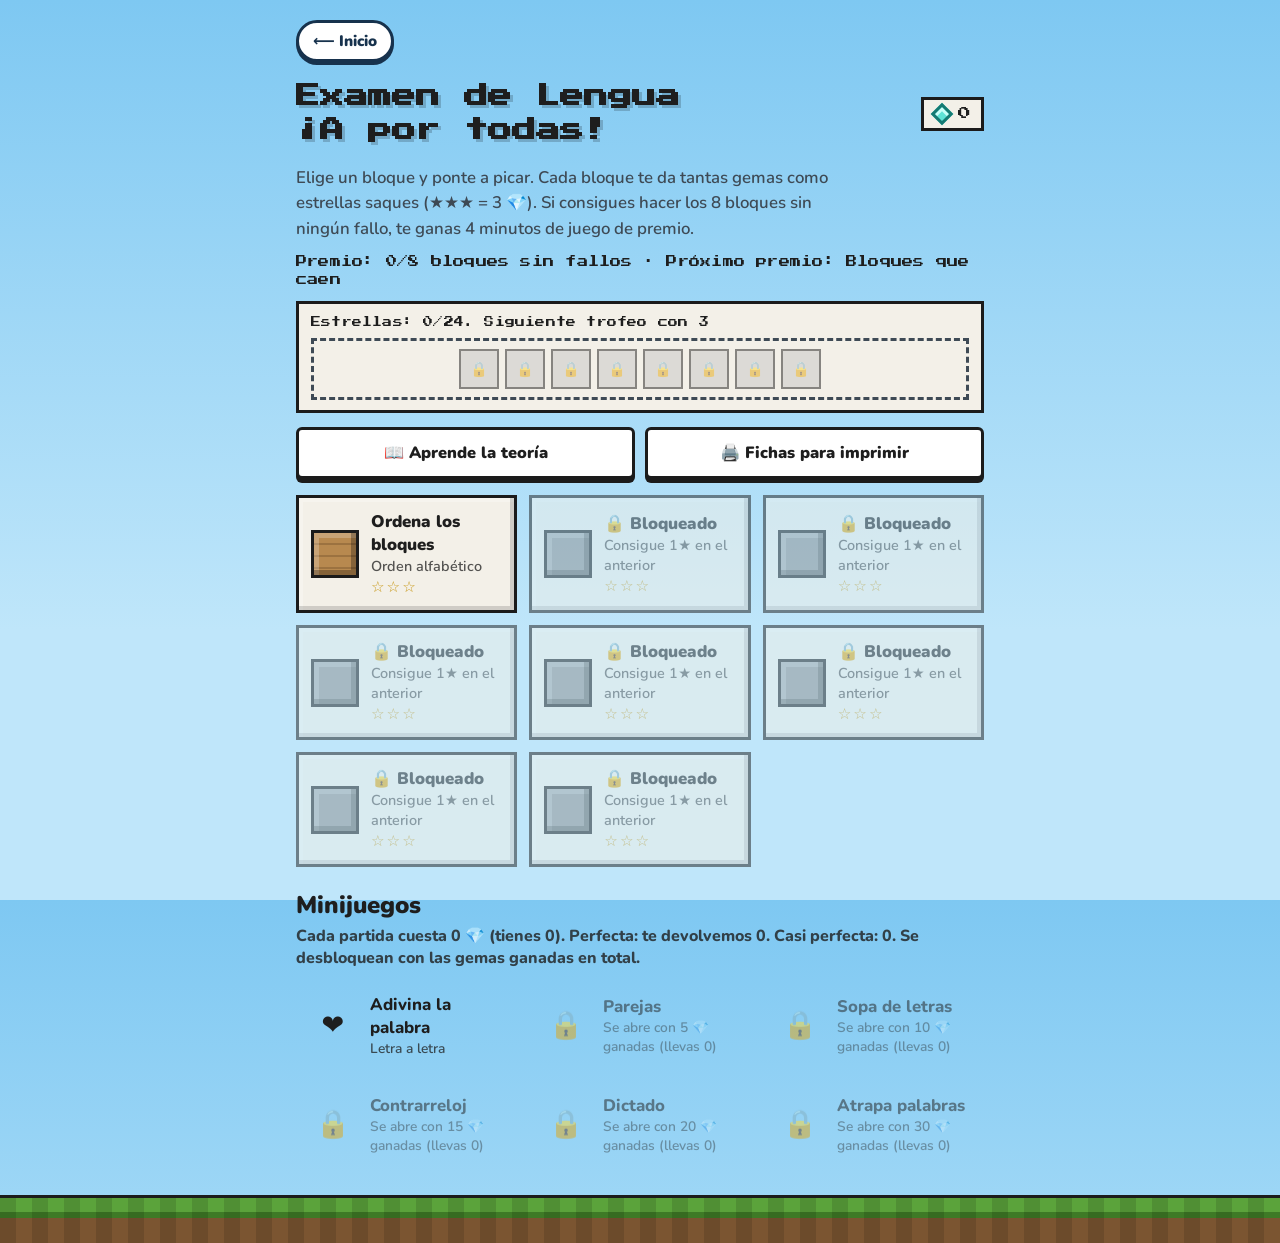
<file: lengua.html>
<!DOCTYPE html>
<html lang="es">
<head>
<meta charset="utf-8">
<meta name="viewport" content="width=device-width, initial-scale=1, viewport-fit=cover">
<title>Examen de Lengua: ¡A por todas!</title>
<link rel="icon" type="image/png" href="icono.png">
<link rel="apple-touch-icon" href="icono.png">
<link href="fonts/fonts.css" rel="stylesheet">
<script src="minijuegos.js"></script>
<script src="premios.js"></script>
<script src="extras.js"></script>
<script src="ceva.js"></script>

<style>
:root{
  --sky1:#7EC8F2; --sky2:#BFE6FA; --ink:#1E1E1E; --soft:#3E4A55;
  --panel:#F3F0E8; --panelInk:#1E1E1E; --btn:#C6C6C6; --btnInk:#1E1E1E;
  --ok:#3FA34D; --bad:#D4322C; --gold:#F2C94C; --edge:#1B1B1B;
  color-scheme:light;
  box-sizing:border-box;
  padding-top:env(safe-area-inset-top,0px); padding-bottom:env(safe-area-inset-bottom,0px);
}
@media (prefers-color-scheme:dark){
  :root:not([data-theme="light"]){
    --sky1:#0E1430; --sky2:#26305E; --ink:#F2F2F2; --soft:#C3CAE6;
    --panel:#2B2B33; --panelInk:#F2F2F2; --btn:#4A4A52; --btnInk:#F2F2F2;
    --ok:#4CC35C; --bad:#FF5A50; --gold:#F2C94C; --edge:#0A0A0A;
    color-scheme:dark;
  }
}
:root[data-theme="dark"]{
  --sky1:#0E1430; --sky2:#26305E; --ink:#F2F2F2; --soft:#C3CAE6;
  --panel:#2B2B33; --panelInk:#F2F2F2; --btn:#4A4A52; --btnInk:#F2F2F2;
  --ok:#4CC35C; --bad:#FF5A50; --gold:#F2C94C; --edge:#0A0A0A;
  color-scheme:dark;
}
*,*::before,*::after{box-sizing:inherit}
html{height:100%;scroll-padding-top:env(safe-area-inset-top,0px)}
body{
  margin:0;min-height:100%;color:var(--ink);
  font-family:"Nunito",system-ui,sans-serif;
  background:linear-gradient(to bottom,var(--sky1),var(--sky2) 70%);
  display:flex;flex-direction:column;
}
.ground{height:48px;margin-top:auto;flex:none;
  background:linear-gradient(to bottom,#5BA33B 0 14px,#3E7A26 14px 20px,#7B5531 20px);
  background-size:100% 100%;border-top:3px solid var(--edge)}
.ground::after{content:"";display:block;height:100%;
  background-image:linear-gradient(90deg,rgba(0,0,0,.12) 50%,transparent 50%);background-size:32px 100%}
main{width:100%;max-width:720px;margin:0 auto;padding:20px 16px 28px;display:flex;flex-direction:column;gap:18px}
.px{font-family:"Press Start 2P",monospace;letter-spacing:.02em}
header.top{display:flex;justify-content:space-between;align-items:center;gap:12px}
h1{font-family:"Press Start 2P",monospace;font-size:clamp(1rem,4.6vw,1.5rem);line-height:1.4;margin:0;color:var(--ink);text-shadow:3px 3px 0 rgba(0,0,0,.18)}
.gems{display:flex;align-items:center;gap:8px;background:var(--panel);color:var(--panelInk);border:3px solid var(--edge);padding:6px 10px;font-family:"Press Start 2P",monospace;font-size:.8rem}
.gem{width:16px;height:16px;background:#5FE3D6;transform:rotate(45deg);border:3px solid #157A73;box-shadow:inset 3px 3px 0 #C9FFF9}
.intro{margin:0;font-size:1.05rem;line-height:1.5;color:var(--soft);max-width:56ch}

/* bloques */
.block{width:48px;height:48px;flex:none;position:relative;border:3px solid var(--edge);
  box-shadow:inset -5px -5px 0 rgba(0,0,0,.28),inset 5px 5px 0 rgba(255,255,255,.22)}
.b-wood{background:repeating-linear-gradient(to bottom,#B8894F 0 10px,#9C7240 10px 12px)}
.b-grass{background:linear-gradient(to bottom,#5BA33B 0 32%,#3E7A26 32% 40%,#7B5531 40%)}
.b-stone,.b-ore{background:#8E8E8E}
.b-obs{background:#241634}
.b-ore::before,.b-obs::before{content:"";position:absolute;width:8px;height:8px;left:6px;top:7px;background:var(--o);
  box-shadow:18px 3px 0 var(--o),7px 19px 0 var(--o),24px 22px 0 var(--o)}
.b-obs{--o:#7B4FB8}

.grid{display:grid;grid-template-columns:repeat(auto-fill,minmax(200px,1fr));gap:12px}
.card{display:flex;align-items:center;gap:12px;text-align:left;padding:12px;background:var(--panel);color:var(--panelInk);
  border:3px solid var(--edge);box-shadow:inset -4px -4px 0 rgba(0,0,0,.15),inset 4px 4px 0 rgba(255,255,255,.25);cursor:pointer;font:inherit}
.card:hover{transform:translateY(-2px)}
.card .name{font-weight:900;font-size:1.05rem;display:block}
.card .topic{font-size:.9rem;color:inherit;opacity:.75;display:block}
.card .stars{font-size:.95rem;color:#C99A1C;letter-spacing:2px}
.card:focus-visible,button:focus-visible{outline:3px solid var(--gold);outline-offset:3px}

/* pantalla de juego */
.bar{display:flex;align-items:center;gap:10px;justify-content:space-between}
.btn{font:inherit;font-weight:800;font-size:1.05rem;padding:12px 14px;background:var(--btn);color:var(--btnInk);
  border:3px solid var(--edge);cursor:pointer;
  box-shadow:inset -4px -4px 0 rgba(0,0,0,.3),inset 4px 4px 0 rgba(255,255,255,.3)}
.btn:active{box-shadow:inset 4px 4px 0 rgba(0,0,0,.3)}
.btn.small{font-size:.9rem;padding:8px 12px}
.btn.go{background:#5BA33B;color:#fff}
.btn.ok{background:var(--ok);color:#fff}
.btn.bad{background:var(--bad);color:#fff}
.btn:disabled{cursor:default}
.progress{flex:1;height:14px;border:3px solid var(--edge);background:var(--panel)}
.progress span{display:block;height:100%;width:0;background:#5FE3D6;transition:width .25s}
.panel{background:var(--panel);color:var(--panelInk);border:3px solid var(--edge);padding:18px 16px;display:flex;flex-direction:column;gap:14px;
  box-shadow:inset -5px -5px 0 rgba(0,0,0,.12),inset 5px 5px 0 rgba(255,255,255,.2)}
.qlabel{font-weight:800;font-size:1.05rem;margin:0}
.qword{font-weight:900;font-size:clamp(2.2rem,10vw,3.4rem);text-align:center;line-height:1.15;min-height:1.2em;word-break:break-word}
.qword.text{font-size:1.2rem;font-weight:700;text-align:left;line-height:1.6}
.qword.text p{margin:0 0 .6em}
.qword.text p+p{text-indent:1.4em}
mark.dot{background:var(--gold);color:#1E1E1E;padding:0 .35em;font-weight:900;border:2px solid var(--edge)}
.opts{display:grid;grid-template-columns:1fr 1fr;gap:10px}
.opts.one{grid-template-columns:1fr}
.feedback{font-size:1.08rem;line-height:1.5;min-height:1.5em}
.feedback b.y{color:var(--ok)} .feedback b.n{color:var(--bad)}
.row{display:flex;flex-wrap:wrap;gap:8px;justify-content:center;min-height:56px;padding:8px;border:3px dashed var(--soft)}
.chip{font-weight:900;font-size:1.15rem;padding:8px 12px;background:#B8894F;color:#1E1E1E;border:3px solid var(--edge)}
.chip i{font-style:normal;opacity:.6;margin-right:6px;font-size:.85rem}
.shake{animation:shake .35s}
@keyframes shake{25%{transform:translateX(-6px)}50%{transform:translateX(6px)}75%{transform:translateX(-4px)}}
.result{text-align:center;align-items:center}
.result .big{font-family:"Press Start 2P",monospace;font-size:2rem;line-height:1.3}
.result .stars{font-size:2.4rem;color:#C99A1C;letter-spacing:6px}
.tip{font-size:.95rem;line-height:1.5;margin:0;opacity:.85}
#cv{width:min(250px,64vw);height:auto;border:3px solid var(--edge);background:#16161E;image-rendering:pixelated;touch-action:none;display:block}
.rbar{display:flex;justify-content:space-between;width:100%;max-width:340px;font-size:.75rem}
.pad{display:grid;grid-template-columns:repeat(5,1fr);gap:8px;width:100%;max-width:340px}
.pad .btn{font-size:1.3rem;padding:12px 0;touch-action:manipulation;user-select:none;-webkit-user-select:none}
.prizeMsg{font-weight:900;font-size:1.15rem;margin:0}
.homebtn{align-self:flex-start;display:inline-block;font:inherit;font-weight:900;font-size:.95rem;padding:8px 14px;border-radius:999px;border:3px solid #17324D;background:#fff;color:#17324D;text-decoration:none;box-shadow:0 3px 0 #17324D}
.album{background:var(--panel);color:var(--panelInk);border:3px solid var(--edge);padding:10px 12px;margin-top:12px}
.album .row{display:flex;flex-wrap:wrap;gap:6px;font-size:1.5rem;line-height:1;margin-top:8px}
.album .row span{width:40px;height:40px;display:grid;place-items:center;background:var(--btn);border:2px solid var(--edge)}
.album .row span.lock{font-size:.9rem;opacity:.5}
.card.locked{opacity:.5;cursor:default}
.unlockMsg{border:3px dashed var(--gold);padding:8px 12px;font-weight:800}
[hidden]{display:none!important}
@media (max-width:420px){.opts{grid-template-columns:1fr}}
@media (prefers-reduced-motion:reduce){.shake{animation:none}.progress span{transition:none}}
</style>
</head>
<body>
<main>
<a class="homebtn" href="index.html">⟵ Inicio</a>
  <header class="top">
    <h1>Examen de Lengua<br>¡A por todas!</h1>
    <div class="gems" title="Gemas conseguidas"><span class="gem"></span><span id="gemCount">0</span></div>
  </header>

  <!-- MAPA -->
  <section id="menu">
    <div id="ceBanner"></div>
    <p class="intro">Elige un bloque y ponte a picar. Cada bloque te da tantas gemas como estrellas saques (★★★ = 3 💎). Si consigues hacer los 8 bloques sin ningún fallo, te ganas 4 minutos de juego de premio.</p>
    <p class="px" id="prizeProg" style="font-size:.7rem;line-height:1.6;margin:12px 0 0"></p>
    <div class="album"><p class="px" id="nextUnlock" style="font-size:.62rem;line-height:1.7;margin:0"></p><div class="row" id="stickers"></div></div>
    <div id="exBtns"></div>
    <div class="grid" id="cards" style="margin-top:16px"></div>
    <div id="mgCards"></div>
  </section>

  <!-- JUEGO -->
  <section id="play" hidden>
    <div class="bar">
      <button class="btn small" id="quit">Salir</button>
      <div class="progress"><span id="prog"></span></div>
      <span class="px" id="count" style="font-size:.7rem">1/8</span>
    </div>
    <div class="panel" style="margin-top:14px">
      <p class="qlabel" id="qLabel"></p>
      <div class="qword" id="qWord"></div>
      <div class="opts" id="opts"></div>
      <div class="feedback" id="fb" aria-live="polite"></div>
      <button class="btn go" id="next" hidden>Siguiente</button>
    </div>
  </section>

  <!-- RESULTADO -->
  <section id="result" hidden>
    <div class="panel result">
      <div class="stars" id="rStars"></div>
      <div class="big" id="rScore"></div>
      <p id="rMsg" style="margin:0;font-size:1.15rem;font-weight:800"></p>
    <div class="unlockMsg" id="rUnlock" hidden></div>
      <p class="tip" id="rTip"></p>
      <div style="display:flex;gap:10px;flex-wrap:wrap;justify-content:center">
        <button class="btn go" id="prize" hidden>Jugar al premio (4 min)</button>
        <button class="btn go" id="again">Jugar otra vez</button>
        <button class="btn" id="toMenu">Volver al mapa</button>
      </div>
    </div>
  </section>

  <!-- PREMIO -->
  <section id="reward" hidden>
    <div class="panel" style="align-items:center">
      <p class="prizeMsg">Premio: bloques que caen</p>
      <p class="tip" style="text-align:center">Completa filas enteras para que desaparezcan. Con teclado: flechas para mover y girar, espacio para dejarlo caer.</p>
      <div class="rbar"><span class="px" id="rTime">4:00</span><span class="px" id="rLines">Filas: 0</span></div>
      <canvas id="cv" width="240" height="480"></canvas>
      <div class="pad">
        <button class="btn" data-a="left" aria-label="Izquierda">◀</button>
        <button class="btn" data-a="rot" aria-label="Girar">⟳</button>
        <button class="btn" data-a="right" aria-label="Derecha">▶</button>
        <button class="btn" data-a="down" aria-label="Bajar">▼</button>
        <button class="btn" data-a="drop" aria-label="Dejar caer">⤓</button>
      </div>
      <p class="feedback" id="rFb" aria-live="polite" style="text-align:center"></p>
      <button class="btn" id="rExit">Volver al mapa</button>
    </div>
  </section>
</main>
<div class="ground" aria-hidden="true"></div>

<script>
const rnd = a => a[Math.floor(Math.random()*a.length)];
const shuffle = a => { a=[...a]; for(let i=a.length-1;i>0;i--){const j=Math.floor(Math.random()*(i+1));[a[i],a[j]]=[a[j],a[i]];} return a; };
const pick = (a,n) => shuffle(a).slice(0,n);
const $ = id => document.getElementById(id);

/* ---------- DATOS ---------- */
const ALPHA = ["fútbol","videojuegos","motocross","tenis","clase","lápiz","árbol","baloncesto","pelota","perro","casa","palo","mochila","baño","reloj","botella","mates","piano"];

const SUST = [
  ["gato","S"],["hoja","S"],["abeja","S"],["pan","S"],["camiseta","S"],["espada","S"],["cueva","S"],["mesa","S"],["castillo","S"],["lobo","S"],["alegría","S"],
  ["soñador","A"],["bondadoso","A"],["delgado","A"],["malicioso","A"],["valiente","A"],["divertida","A"],["rápido","A"],["feliz","A"],["enorme","A"],["simpática","A"]
];

const PROP = [
  ["niña","C"],["ciudad","C"],["gato","C"],["perro","C"],["río","C"],["montaña","C"],["pueblo","C"],["profesora","C"],["cueva","C"],
  ["María","P"],["Madrid","P"],["Max","P"],["Toledo","P"],["Lucas","P"],["España","P"],["Tajo","P"],["Lola","P"]
];

const GEN = [
  ["granja","F","S"],["circuito","M","S"],["aventuras","F","P"],["cerdos","M","P"],["caballos","M","P"],["literas","F","P"],
  ["animales","M","P"],["cabeza","F","S"],["hamburguesa","F","S"],["discoteca","F","S"],["peine","M","S"],
  ["médico","M","S"],["matemático","M","S"],["filósofa","F","S"],["política","F","S"],["geógrafa","F","S"],
  ["músicos","M","P"],["pájaros","M","P"],["científicas","F","P"],["técnicas","F","P"],["espadas","F","P"],["cofres","M","P"]
];

const PUNTO = [
  ["Hoy he comprado pan{.} Después he ido al parque.","seguido"],
  ["Mi perro se llama Max{.} Tiene manchas negras y le encanta correr.","seguido"],
  ["Hay que pintar{.} Después, nadar.","seguido"],
  ["Construimos una casa de madera{.} Le pusimos una puerta y dos ventanas.","seguido"],
  ["El viernes fui a la piscina{.}\nEl sábado jugamos en casa de mi primo.","aparte"],
  ["Construimos una casa de madera{.}\nPor la noche, encendimos antorchas para ver.","aparte"],
  ["Era un día de lluvia y no salimos{.}\nAl día siguiente, por fin salió el sol.","aparte"],
  ["Bajamos a la cueva con un pico. Encontramos tres diamantes{.}","final"],
  ["Se acabaron las vacaciones. Mañana vuelvo al cole{.}","final"],
  ["Y así terminó la gran aventura en la mina{.}","final"],
  ["¿Qué punto separa los párrafos de un texto?","aparte"],
  ["¿Qué punto separa oraciones dentro del mismo párrafo?","seguido"],
  ["¿Qué punto se pone para terminar un texto?","final"]
];

const SIL = [
  "sol","mar","pan","flor","luz","pez","tren","mi",
  "que-so","ca-ma","pre-mio","cla-ra","rui-do","lo-bo","pie-dra","ca-sa",
  "ji-ra-fa","man-za-na","co-le-gio","to-ma-te","ce-pi-llo","re-don-da","es-pa-da","ven-ta-na",
  "se-má-fo-ro","ca-ma-le-ón","ma-ri-qui-ta","e-le-fan-te","ma-ri-po-sa","di-no-sau-rio","mur-cié-la-go"
].map(w=>w.split("-"));

// [sílabas, índice de la sílaba que suena fuerte]
const ESD = [
  ["mé-di-co",0],["o-cé-a-no",1],["pá-gi-na",0],["plás-ti-co",0],["sá-ba-do",0],["mú-si-ca",0],["pá-ja-ro",0],
  ["lám-pa-ra",0],["brú-ju-la",0],["ma-te-má-ti-co",2],["téc-ni-ca",0],["cien-tí-fi-co",1],["ge-ó-gra-fa",1],
  ["fan-ta-sí-a",2],["za-pa-to",1],["ca-mión",1],["ár-bol",0],["lá-piz",0],["pa-red",1],["me-sa",0],
  ["can-ción",1],["ra-tón",1],["e-le-fan-te",2],["re-loj",1],["dí-a",0]
].map(([w,t])=>({s:w.split("-"),t}));

/* ---------- MÁS PALABRAS ---------- */
ALPHA.push("dragón","antorcha","escalera","jardín","zapato","nube","oveja","guitarra","helado","isla","juguete","kiwi","limón","naranja","ordenador","queso","ratón","sandía","tortuga","uva","vaca","yogur","zorro","cuaderno","cohete","cometa","bicicleta","balón","barco","bosque","pato","pájaro","pintura","puerta","mesa","mapa","molino","montaña","dado","dedo","tiza","tijeras","toro","gafas","gato","globo","estrella","elefante","falda","fresa");

SUST.push(...["dragón","bosque","flor","libro","amistad","miedo","ventana","oveja","río","escuela","lápiz","pico","diamante","antorcha","tesoro","camión","hermano","nube","zapato","mochila","cohete","isla","tortuga","sol","pizarra","cariño","puerta","montaña"].map(w=>[w,"S"]),
  ...["alto","guapo","feo","fuerte","débil","grande","pequeña","limpio","sucio","tranquilo","nervioso","generosa","egoísta","listo","perezoso","amable","trabajador","precioso","brillante","oscura","peludo","alegre","triste","nuevo","antigua","redonda","inteligente","curiosa","congelado","educado"].map(w=>[w,"A"]));

PROP.push(...["país","mascota","niño","abuela","colegio","perra","calle","isla","planeta","libro","equipo","mar","hermana","médico","caballo","playa","dragón","volcán","bosque","amigo"].map(w=>[w,"C"]),
  ...["Pedro","Lucía","Barcelona","Francia","Ebro","Atlántico","Toby","Sevilla","Pablo","Carmen","Teide","Marte","Europa","Valencia","Rocky","Hugo","Sara","Italia","Mediterráneo","Pirineos"].map(w=>[w,"P"]));

GEN.push(["ventana","F","S"],["zapatos","M","P"],["mesa","F","S"],["lápices","M","P"],["flores","F","P"],["árbol","M","S"],["casas","F","P"],["libro","M","S"],["ovejas","F","P"],["dragón","M","S"],["nubes","F","P"],["coches","M","P"],["mochila","F","S"],["antorchas","F","P"],["pico","M","S"],["tesoros","M","P"],["isla","F","S"],["camión","M","S"],["tortugas","F","P"],["sol","M","S"],["luna","F","S"],["peces","M","P"],["llave","F","S"],["puente","M","S"],["leche","F","S"],["noches","F","P"],["ratones","M","P"],["calle","F","S"],["diamantes","M","P"],["cuevas","F","P"],["bosque","M","S"],["canción","F","S"],["relojes","M","P"],["paredes","F","P"]);

PUNTO.push(
  ["Encendí una antorcha{.} La cueva estaba muy oscura.","seguido"],
  ["Mi hermana tiene ocho años{.} Le gusta mucho dibujar.","seguido"],
  ["El dragón voló sobre el castillo{.} Todos salieron a mirarlo.","seguido"],
  ["Hace mucho frío{.} Ponte el abrigo y la bufanda.","seguido"],
  ["Fuimos al zoo{.} Vimos jirafas, leones y monos.","seguido"],
  ["Por la mañana fuimos a la playa{.}\nPor la tarde, montamos en bici por el pueblo.","aparte"],
  ["El castillo tenía cuatro torres altas{.}\nDentro vivía un rey muy simpático.","aparte"],
  ["Plantamos semillas en el huerto{.}\nUna semana después, ya habían salido las primeras hojas.","aparte"],
  ["Terminé los deberes de mates{.}\nLuego, ayudé a poner la mesa.","aparte"],
  ["Al final, el gato volvió a casa y todos fueron felices{.}","final"],
  ["Colorín colorado, este cuento se ha acabado{.}","final"],
  ["Y desde aquel día, nunca más se perdió en el bosque{.}","final"],
  ["Llegamos al pueblo de noche.\nAl día siguiente, exploramos la mina y volvimos a casa{.}","final"]
);

SIL.push(...["tres","sal","pie","dos","rey","mes","gris","voz","cruz","sur","miel","flan",
  "li-bro","mo-to","ár-bol","lá-piz","lu-na","ga-to","pe-rro","fle-cha","jue-go","plan-ta","puer-ta","nie-ve","cie-lo","so-fá","ra-tón","pa-pel","re-loj","dra-gón",
  "pe-lo-ta","za-pa-to","ca-mi-sa","ca-ba-llo","mu-ñe-ca","pá-ja-ro","ga-lle-ta","pa-ra-guas","bo-te-lla","plá-ta-no","an-tor-cha","te-so-ro","cas-ti-llo","ma-le-ta","pis-ci-na","o-ve-ja",
  "hi-po-pó-ta-mo","te-le-vi-sión","bi-ci-cle-ta","cho-co-la-te","ca-ra-co-la","a-gua-ca-te","mo-to-ci-cle-ta","ca-la-ba-za","ma-ri-ne-ro","or-de-na-dor","ma-te-má-ti-cas","a-bue-li-ta"
].map(w=>w.split("-")));

ESD.push(...[
  ["cá-ma-ra",0],["lá-gri-ma",0],["nú-me-ro",0],["pú-bli-co",0],["rá-pi-do",0],["plá-ta-no",0],["ár-bo-les",0],["miér-co-les",0],
  ["mú-si-co",0],["pe-lí-cu-la",1],["te-lé-fo-no",1],["es-tó-ma-go",1],["mur-cié-la-go",1],["re-lám-pa-go",1],["sí-la-ba",0],
  ["gra-má-ti-ca",1],["pi-rá-mi-de",1],["e-léc-tri-co",1],["jó-ve-nes",0],["ví-bo-ra",0],["fan-tás-ti-co",1],["lá-pi-ces",0],
  ["co-li-brí",2],["ma-ri-po-sa",2],["ca-fé",1],["sa-lón",1],["cés-ped",0],["fá-cil",0],["dra-gón",1],["te-a-tro",1],
  ["a-zú-car",1],["pi-za-rra",1],["ven-ta-na",1],["co-ra-zón",2],["jar-dín",1],["a-ni-mal",2],["cár-cel",0],["mó-vil",0],
  ["di-ver-ti-do",2],["ca-ra-col",2],["dí-ga-me-lo",0],["cuén-ta-me-lo",0]
].map(([w,t])=>({s:w.split("-"),t})));

/* ---------- PREGUNTAS ---------- */
const MAKE = {
  sust(it){
    const [w,t]=it, ans = t==="S"?"Sustantivo":"Adjetivo";
    return {label:"¿Es sustantivo o adjetivo?", display:w, options:["Sustantivo","Adjetivo"], answer:ans,
      explain: t==="S" ? `“${w}” es un sustantivo: nombra personas, animales, cosas, lugares o sentimientos.`
                       : `“${w}” es un adjetivo: dice cómo es alguien o algo.`};
  },
  prop(it){
    const [w,t]=it, ans = t==="C"?"Común":"Propio";
    return {label:"¿Nombre común o propio? (está escrito todo en minúscula a propósito)", display:w.toLowerCase(), options:["Común","Propio"], answer:ans,
      explain: t==="C" ? `“${w}” es común: nombra en general y va en minúscula.`
                       : `“${w}” es propio: nombra algo o a alguien único y se escribe con mayúscula.`};
  },
  gen(it){
    const [w,g,n]=it, ans=(g==="M"?"Masculino":"Femenino")+" y "+(n==="S"?"singular":"plural");
    const art={MS:"el",FS:"la",MP:"los",FP:"las"}[g+n];
    return {label:"¿Qué género y número tiene?", display:w,
      options:["Masculino y singular","Femenino y singular","Masculino y plural","Femenino y plural"], answer:ans,
      explain:`Decimos “${art} ${w}”: es ${ans.toLowerCase()}.`};
  },
  punto(it){
    const [t,a]=it, isQ=!t.includes("{.}");
    const html = isQ ? t : t.split("\n").map(p=>"<p>"+p.replace("{.}",'<mark class="dot">.</mark>')+"</p>").join("");
    const names={seguido:"Punto y seguido",aparte:"Punto y aparte",final:"Punto y final"};
    const why={seguido:"separa oraciones dentro del mismo párrafo; se sigue escribiendo en la misma línea.",
               aparte:"separa párrafos; lo que viene después empieza en otra línea.",
               final:"se pone al terminar el texto."};
    return {label: isQ ? "Elige el punto correcto" : "¿Qué punto es el marcado en amarillo?", display:html, cls:isQ?"":"text",
      options:["Punto y seguido","Punto y aparte","Punto y final"], answer:names[a], explain:`${names[a]}: ${why[a]}`};
  },
  sil(s){
    const types=["Monosílaba","Bisílaba","Trisílaba","Polisílaba"], k=Math.min(s.length,4)-1;
    const w=s.join(""), n=s.length;
    return {label:"¿Cuántas sílabas tiene?", display:w, options:types, answer:types[k],
      explain:`${s.join(" - ")}: ${n} ${n===1?"sílaba":"sílabas"}, así que es ${types[k].toLowerCase()}${k===3?" (más de tres)":""}.`};
  },
  esd(it){
    const {s,t}=it, w=s.join(""), pos=s.length-1-t;
    const names=["aguda","llana","esdrújula","sobresdrújula"], where=["última","penúltima","antepenúltima","anterior"];
    const marked=s.map((x,i)=>i===t?`<b>${x.toUpperCase()}</b>`:x).join(" - ");
    return {label:"¿Es esdrújula?", display:w, options:["Esdrújula","No es esdrújula"], answer: pos===2?"Esdrújula":"No es esdrújula",
      explain:`${marked}: suena fuerte en la ${where[pos]} sílaba, así que es ${names[pos]}.${pos===2?" Las esdrújulas siempre llevan tilde.":""}`};
  }
};
const DATA = {sust:SUST, prop:PROP, gen:GEN, punto:PUNTO, sil:SIL, esd:ESD};

const GAMES = [
  {id:"alfa",  name:"Ordena los bloques", topic:"Orden alfabético", block:"b-wood"},
  {id:"sust",  name:"Cofre de palabras", topic:"Sustantivo o adjetivo", block:"b-grass"},
  {id:"prop",  name:"Mina de oro", topic:"Nombres comunes y propios", block:"b-ore", o:"#F2C94C"},
  {id:"gen",   name:"Cueva azul", topic:"Género y número", block:"b-ore", o:"#2F5BD3"},
  {id:"punto", name:"Circuito rojo", topic:"Tipos de punto", block:"b-ore", o:"#D4322C"},
  {id:"sil",   name:"Picar sílabas", topic:"Mono, bi, tri y polisílabas", block:"b-ore", o:"#2ECC71"},
  {id:"esd",   name:"Vena de diamante", topic:"Palabras esdrújulas", block:"b-ore", o:"#5FE3D6"},
  {id:"jefe",  name:"Reto final", topic:"Un poco de todo", block:"b-obs"}
];
const TIPS = {
  alfa:"Si dos palabras empiezan igual, mira la segunda letra, y si también es igual, la tercera.",
  sust:"Truco: si puedes ponerle “el” o “la” delante, suele ser sustantivo. Si dice cómo es algo, es adjetivo.",
  prop:"Los nombres propios (personas, mascotas, ciudades, ríos, países) siempre con mayúscula.",
  gen:"Pon “el, la, los, las” delante y lo sabrás enseguida.",
  punto:"Seguido: misma línea. Aparte: otra línea. Final: se acabó el texto.",
  sil:"Da palmadas mientras dices la palabra: cada palmada es una sílaba.",
  esd:"Cuenta desde el final: última, penúltima, antepenúltima. Si suena fuerte la antepenúltima, es esdrújula.",
  jefe:"Si fallas en algo, vuelve a ese bloque del mapa y repásalo."
};

/* ---------- ESTADO ---------- */
const KEY="minaPalabras_v1_"+PROFILE;
let save={gems:0,best:{},perfect:{}};
try{ const s0=JSON.parse(STORE.get(KEY)); if(s0) save=Object.assign(save,s0); }catch(e){}
const persist=()=>STORE.set(KEY,JSON.stringify(save));
const MILES=[{at:3,st:"🪵"},{at:6,st:"⛏️"},{at:9,st:"🪨"},{at:12,st:"🥇"},{at:15,st:"💎"},{at:18,st:"🔥"},{at:21,st:"🌙"},{at:24,st:"👑"}];
const totalStars=()=>GAMES.reduce((a,g)=>a+(save.best[g.id]||0),0);
const isOpen=i=>i===0||(save.best[GAMES[i-1].id]||0)>=1;

let S=null; // sesión actual

function starsFor(score,total){ const p=score/total; return p>=.9?3:p>=.7?2:p>=.4?1:0; }
const starStr = n => "★".repeat(n)+"☆".repeat(3-n);

function renderMenu(){
  $("gemCount").textContent=CEVA.wallet(PROFILE);
  const doneN=GAMES.filter(g=>(save.perfect||{})[g.id]).length;
  $("prizeProg").textContent=`Premio: ${doneN}/${GAMES.length} bloques sin fallos`+(save.vueltas?` · Vueltas completadas: ${save.vueltas}`:"");
  const box=$("cards"); box.innerHTML="";
  const tot=totalStars(), nx=MILES.find(m=>tot<m.at);
  $("stickers").innerHTML=MILES.map(m=>tot>=m.at?`<span>${m.st}</span>`:`<span class="lock">🔒</span>`).join("");
  $("nextUnlock").textContent=`Estrellas: ${tot}/${GAMES.length*3}. `+(nx?`Siguiente trofeo con ${nx.at}`:"Colección completa");
  GAMES.forEach((g,i)=>{
    const open=isOpen(i), b=document.createElement("button"); b.className="card"+(open?"":" locked");
    b.innerHTML=`<span class="block ${open?g.block:"b-stone"}" style="--o:${g.o||"transparent"}"></span>
      <span><span class="name">${open?g.name:"🔒 Bloqueado"}</span><span class="topic">${open?g.topic:"Consigue 1★ en el anterior"}</span>
      <span class="stars">${starStr(save.best[g.id]||0)}${(save.perfect||{})[g.id]?" ✔":""}</span></span>`;
    if(open) b.onclick=()=>start(g.id); else b.disabled=true;
    box.appendChild(b);
  });
}
function show(id){ ["menu","play","result","reward"].forEach(s=>$(s).hidden=s!==id); window.scrollTo(0,0); }

/* ---------- PARTIDA ---------- */
function start(id){
  S={id,i:0,score:0,answered:false,before:totalStars()};
  if(id==="alfa"){
    S.rounds=[4,4,4,5,5,5].map(n=>pick(ALPHA,n));
    S.total=S.rounds.length;
  } else if(id==="jefe"){
    const keys=Object.keys(DATA), used=new Set(), qs=[];
    while(qs.length<10){
      const k=rnd(keys), it=rnd(DATA[k]), tag=k+JSON.stringify(it);
      if(used.has(tag)) continue; used.add(tag); qs.push(MAKE[k](it));
    }
    S.qs=qs; S.total=qs.length;
  } else {
    S.qs=pick(DATA[id],8).map(MAKE[id]); S.total=S.qs.length;
  }
  show("play"); render();
}

function header(){
  $("count").textContent=`${S.i+1}/${S.total}`;
  $("prog").style.width=(S.i/S.total*100)+"%";
  $("fb").innerHTML=""; $("next").hidden=true; S.answered=false;
}

function render(){
  header();
  if(S.id==="alfa") return renderAlpha();
  const q=S.qs[S.i];
  $("qLabel").textContent=q.label;
  const w=$("qWord"); w.className="qword "+(q.cls||""); w.innerHTML=q.display;
  const o=$("opts"); o.innerHTML=""; o.className="opts"+(q.options.length===3?" one":"");
  q.options.forEach((op,k)=>{
    const b=document.createElement("button"); b.className="btn"; b.textContent=op;
    b.onclick=()=>choose(op,b); o.appendChild(b);
  });
}

function choose(op,btn){
  if(S.answered) return; S.answered=true;
  const q=S.qs[S.i], ok=op===q.answer;
  [...$("opts").children].forEach(b=>{ b.disabled=true; if(b.textContent===q.answer) b.classList.add("ok"); });
  if(!ok){ btn.classList.add("bad"); btn.classList.add("shake"); }
  if(ok){ S.score++; }
  $("fb").innerHTML=(ok?'<b class="y">¡Bien picado!</b> ':'<b class="n">Casi.</b> ')+q.explain;
  $("next").hidden=false; $("next").focus();
}

/* orden alfabético */
function renderAlpha(){
  const words=S.rounds[S.i];
  S.sorted=[...words].sort((a,b)=>a.localeCompare(b,"es"));
  S.picked=0; S.mistake=false;
  $("qLabel").textContent="Toca los bloques en orden alfabético, de la A a la Z.";
  const w=$("qWord"); w.className="qword"; w.innerHTML='<div class="row" id="row"></div>';
  const o=$("opts"); o.innerHTML=""; o.className="opts";
  shuffle(words).forEach(word=>{
    const b=document.createElement("button"); b.className="btn"; b.textContent=word;
    b.onclick=()=>tapAlpha(word,b); o.appendChild(b);
  });
}
function tapAlpha(word,btn){
  if(S.answered||btn.disabled) return;
  if(word===S.sorted[S.picked]){
    btn.disabled=true; btn.style.visibility="hidden";
    const c=document.createElement("span"); c.className="chip"; c.innerHTML=`<i>${S.picked+1}</i>${word}`;
    $("row").appendChild(c); S.picked++;
    if(S.picked===S.sorted.length){
      S.answered=true;
      if(!S.mistake){ S.score++; }
      $("fb").innerHTML = S.mistake
        ? '<b class="n">Lo has conseguido, pero con algún fallo.</b> '+TIPS.alfa
        : '<b class="y">¡Perfecto!</b> Orden: '+S.sorted.join(", ")+".";
      $("next").hidden=false; $("next").focus();
    }
  } else {
    S.mistake=true;
    btn.classList.remove("shake"); void btn.offsetWidth; btn.classList.add("shake","bad");
    setTimeout(()=>btn.classList.remove("bad"),450);
    $("fb").innerHTML='<b class="n">Ese todavía no.</b> Busca la palabra que va antes en el abecedario.';
  }
}

function next(){
  S.i++;
  if(S.i>=S.total) return finish();
  render();
}

function finish(){
  $("prog").style.width="100%";
  const st=starsFor(S.score,S.total);
  save.best[S.id]=Math.max(save.best[S.id]||0,st); save.gems=(save.gems||0)+st; persist();
  $("gemCount").textContent=CEVA.wallet(PROFILE);
  $("rStars").textContent=starStr(st);
  $("rScore").textContent=`${S.score}/${S.total}`;
  $("rMsg").textContent = st===3?"¡Eres un maestro minero!" : st===2?"¡Muy bien! Ya casi lo tienes." : st===1?"Vas bien, sigue practicando." : "Vuelve a intentarlo, que tú puedes.";
  $("rTip").textContent=(st?`Ganas ${st} 💎. `:"Sin estrellas no hay gemas esta vez. ")+"Truco: "+TIPS[S.id].replace(/^Truco: /,"");
  const newM=MILES.filter(m=>S.before<m.at&&totalStars()>=m.at), idx=GAMES.findIndex(g=>g.id===S.id);
  let um=newM.map(m=>`${m.st} ¡Nuevo trofeo!`);
  if(idx<GAMES.length-1 && st>=1 && S.before===totalStars()-(st-0) ) {}
  if(idx<GAMES.length-1 && st>=1) um.push(`Desbloqueado: ${GAMES[idx+1].name}`);
  $("rUnlock").hidden=!um.length; $("rUnlock").innerHTML=um.join("<br>");
  const perfect = S.score===S.total;
  if(perfect){ save.perfect=save.perfect||{}; save.perfect[S.id]=true; persist(); }
  const done = GAMES.filter(g=>(save.perfect||{})[g.id]).length;
  const all = done===GAMES.length;
  $("prize").hidden = !all;
  if(all) $("rMsg").textContent="¡Has hecho todos los bloques sin fallos! Te has ganado el premio.";
  else if(perfect) $("rMsg").textContent=`¡Todo perfecto! Llevas ${done} de ${GAMES.length} bloques sin fallos. Cuando los tengas todos, hay premio.`;
  show("result"); $("again").focus();
}

$("next").onclick=next;
$("quit").onclick=()=>{ renderMenu(); show("menu"); };
$("again").onclick=()=>start(S.id);
$("toMenu").onclick=()=>{ renderMenu(); show("menu"); };
document.addEventListener("keydown",e=>{
  if($("play").hidden) return;
  if(S.answered && e.key==="Enter"){ e.preventDefault(); next(); return; }
  const n=parseInt(e.key,10);
  if(!S.answered && n>=1 && n<=5){ const b=$("opts").children[n-1]; if(b && !b.disabled) b.click(); }
});
/* ---------- PREMIO: BLOQUES QUE CAEN ---------- */
const W=10, H=20, CS=24, cv=$("cv"), cx=cv.getContext("2d");
const PIECES=[
  {m:[[1,1,1,1]],c:"#5FE3D6"},{m:[[1,1],[1,1]],c:"#F2C94C"},{m:[[0,1,0],[1,1,1]],c:"#9B59D0"},
  {m:[[0,1,1],[1,1,0]],c:"#5BA33B"},{m:[[1,1,0],[0,1,1]],c:"#D4322C"},{m:[[1,0,0],[1,1,1]],c:"#2F5BD3"},{m:[[0,0,1],[1,1,1]],c:"#B8894F"}
];
const G={};
const rotate=m=>m[0].map((_,i)=>m.map(r=>r[i]).reverse());
function hit(m,x,y){
  for(let r=0;r<m.length;r++)for(let c=0;c<m[r].length;c++){
    if(!m[r][c])continue;
    const X=x+c,Y=y+r;
    if(X<0||X>=W||Y>=H)return true;
    if(Y>=0&&G.board[Y][X])return true;
  }
  return false;
}
function newBoard(){ G.board=Array.from({length:H},()=>Array(W).fill(null)); G.bag=[]; spawn(); }
function spawn(){
  if(!G.bag.length) G.bag=shuffle([0,1,2,3,4,5,6]);
  const p=PIECES[G.bag.pop()];
  G.p={m:p.m.map(r=>[...r]),c:p.c}; G.x=Math.floor((W-p.m[0].length)/2); G.y=-1;
  if(hit(G.p.m,G.x,G.y+1)){
    $("rFb").textContent="La torre ha llegado arriba. Empezamos otra.";
    G.board=Array.from({length:H},()=>Array(W).fill(null));
  }
}
function lock(){
  G.p.m.forEach((row,r)=>row.forEach((v,c)=>{ if(v&&G.y+r>=0) G.board[G.y+r][G.x+c]=G.p.c; }));
  let n=0;
  for(let r=H-1;r>=0;r--){
    if(G.board[r].every(Boolean)){ G.board.splice(r,1); G.board.unshift(Array(W).fill(null)); n++; r++; }
  }
  if(n){ G.lines+=n; $("rLines").textContent="Filas: "+G.lines; $("rFb").textContent=n>1?`¡${n} filas de golpe!`:"¡Fila completa!"; }
  spawn();
}
function act(a){
  if(!G.running)return;
  if(a==="left"&&!hit(G.p.m,G.x-1,G.y))G.x--;
  else if(a==="right"&&!hit(G.p.m,G.x+1,G.y))G.x++;
  else if(a==="down"){ if(!hit(G.p.m,G.x,G.y+1))G.y++; else lock(); G.acc=0; }
  else if(a==="drop"){ while(!hit(G.p.m,G.x,G.y+1))G.y++; lock(); G.acc=0; }
  else if(a==="rot"){
    const m=rotate(G.p.m);
    for(const k of [0,-1,1,-2,2]){ if(!hit(m,G.x+k,G.y)){ G.p.m=m; G.x+=k; break; } }
  }
  draw();
}
function cell(x,y,c,alpha){
  cx.globalAlpha=alpha||1;
  cx.fillStyle=c; cx.fillRect(x*CS,y*CS,CS,CS);
  cx.fillStyle="rgba(255,255,255,.3)"; cx.fillRect(x*CS,y*CS,CS,4); cx.fillRect(x*CS,y*CS,4,CS);
  cx.fillStyle="rgba(0,0,0,.3)"; cx.fillRect(x*CS,y*CS+CS-4,CS,4); cx.fillRect(x*CS+CS-4,y*CS,4,CS);
  cx.strokeStyle="#111"; cx.strokeRect(x*CS+.5,y*CS+.5,CS-1,CS-1);
  cx.globalAlpha=1;
}
function draw(){
  cx.fillStyle="#16161E"; cx.fillRect(0,0,cv.width,cv.height);
  cx.strokeStyle="rgba(255,255,255,.05)";
  for(let x=0;x<=W;x++){cx.beginPath();cx.moveTo(x*CS,0);cx.lineTo(x*CS,H*CS);cx.stroke();}
  for(let y=0;y<=H;y++){cx.beginPath();cx.moveTo(0,y*CS);cx.lineTo(W*CS,y*CS);cx.stroke();}
  G.board.forEach((row,y)=>row.forEach((c,x)=>{ if(c)cell(x,y,c); }));
  if(!G.p)return;
  let gy=G.y; while(!hit(G.p.m,G.x,gy+1))gy++;
  G.p.m.forEach((row,r)=>row.forEach((v,c)=>{ if(v&&gy+r>=0)cell(G.x+c,gy+r,G.p.c,.22); }));
  G.p.m.forEach((row,r)=>row.forEach((v,c)=>{ if(v&&G.y+r>=0)cell(G.x+c,G.y+r,G.p.c); }));
}
function loop(t){
  if(!G.running)return;
  const dt=t-(G.last||t); G.last=t; G.acc+=dt;
  const speed=Math.max(140,700-G.lines*25);
  if(G.acc>=speed){ G.acc=0; if(!hit(G.p.m,G.x,G.y+1))G.y++; else lock(); }
  const left=Math.max(0,G.end-Date.now());
  const s=Math.ceil(left/1000); $("rTime").textContent=Math.floor(s/60)+":"+String(s%60).padStart(2,"0");
  draw();
  if(left<=0) return stopReward(true);
  requestAnimationFrame(loop);
}
function startReward(){
  save.perfect={}; persist(); renderMenu(); G.resetDone=false;
  show("reward"); G.lines=0; G.acc=0; G.last=0; G.end=Date.now()+4*60*1000; G.running=true;
  $("rLines").textContent="Filas: 0"; $("rFb").textContent=""; newBoard(); draw();
  requestAnimationFrame(loop);
}
function stopReward(timeUp){
  G.running=false;
  if(!G.resetDone){ G.resetDone=true; save.best={}; save.perfect={}; save.vueltas=(save.vueltas||0)+1; persist(); }
  if(timeUp){ $("rTime").textContent="0:00"; $("rFb").textContent=`Se acabó el recreo. Has hecho ${G.lines} ${G.lines===1?"fila":"filas"}. Los bloques vuelven a empezar y tus gemas se quedan.`; }
}
document.querySelectorAll(".pad .btn").forEach(b=>{
  b.addEventListener("pointerdown",e=>{ e.preventDefault(); act(b.dataset.a); });
});
document.addEventListener("keydown",e=>{
  if($("reward").hidden)return;
  const map={ArrowLeft:"left",ArrowRight:"right",ArrowDown:"down",ArrowUp:"rot"," ":"drop"};
  if(map[e.key]){ e.preventDefault(); act(map[e.key]); }
});
$("prize").onclick=()=>{ save.perfect={}; persist(); Premios.start(save.vueltas||0,()=>{ save.best={}; save.perfect={}; save.vueltas=(save.vueltas||0)+1; persist(); renderMenu(); show("menu"); }); };
$("rExit").onclick=()=>{ stopReward(false); renderMenu(); show("menu"); };

/* ---------- MINIJUEGOS ---------- */
const SING_PL=[["lápiz","lápices"],["pez","peces"],["árbol","árboles"],["canción","canciones"],["ratón","ratones"],["flor","flores"],["mesa","mesas"],["rey","reyes"],["luz","luces"],["camión","camiones"],["examen","exámenes"],["pared","paredes"],["animal","animales"],["caballo","caballos"]];
const isEsd=x=>x.s.length-1-x.t===2;
MiniGames.init({
  lang:"es-ES",
  theme:{bg:"#EAF4E4",card:"#FFFFFF",ink:"#1E1E1E",line:"#1B1B1B",accent:"#3E7A26",soft:"#E4DCCB",rad:"6px",head:'"Press Start 2P",monospace'},
  getSave:()=>save,
  persist,
  addGems(n){ save.gems=(save.gems||0)+n; persist(); },
  onChange:()=>renderMenu(),
  hang:()=>[...ESD.filter(isEsd).map(x=>({w:x.s.join(""),hint:`<p class="mg-big" style="font-size:1.25rem">Es una palabra esdrújula de ${x.s.join("").length} letras</p>`})),
            ...SUST.map(([w,t])=>({w,hint:`<p class="mg-big" style="font-size:1.25rem">Es ${t==="S"?"un sustantivo":"un adjetivo"} de ${w.length} letras</p>`}))],
  pairsTitle:"Junta cada palabra con su plural",
  pairs:()=>SING_PL.map(([a,b])=>[`<b>${a}</b>`,`<b>${b}</b>`]),
  search:()=>[
    {title:"Palabras de la granja",words:["GRANJA","CERDOS","CABALLOS","ANIMALES","VACA","OVEJA"]},
    {title:"Esdrújulas (en la sopa van sin tilde)",words:["MEDICO","PAGINA","SABADO","MUSICA","PAJARO","LAMPARA"]},
    {title:"Cosas del cole",words:["LAPIZ","PIZARRA","MOCHILA","CUADERNO","GOMA","TIZA"]},
    {title:"Adjetivos",words:["ALTO","FELIZ","VALIENTE","ALEGRE","TRISTE","AMABLE"]}
  ],
  quiz:()=>{ const k=rnd(["sust","prop","esd","sil","gen"]); const q=MAKE[k](rnd(DATA[k])); return {label:q.label,display:`<div class="mg-big">${q.display}</div>`,options:q.options,answer:q.answer}; },
  dict:()=>["médico","página","sábado","música","pájaro","lámpara","camión","canción","árbol","lápiz","azúcar","fácil","ratón","teléfono","película","número","plátano","murciélago","océano","plástico","jirafa","hamburguesa","discoteca","caballo"],
  catch:()=>[
    {title:"Toca solo las palabras esdrújulas",yes:ESD.filter(isEsd).map(x=>x.s.join("")),no:ESD.filter(x=>!isEsd(x)).map(x=>x.s.join(""))},
    {title:"Toca solo los adjetivos",yes:SUST.filter(x=>x[1]==="A").map(x=>x[0]),no:SUST.filter(x=>x[1]==="S").map(x=>x[0])},
    {title:"Toca solo los nombres propios (aquí van en minúscula)",yes:PROP.filter(x=>x[1]==="P").map(x=>x[0].toLowerCase()),no:PROP.filter(x=>x[1]==="C").map(x=>x[0])}
  ]
});
const _renderMenu=renderMenu;
renderMenu=function(){ _renderMenu(); const pp=$("prizeProg"); if(pp) pp.textContent+=` · Próximo premio: ${Premios.NAMES[(save.vueltas||0)%Premios.NAMES.length]}`; MiniGames.renderCards($("mgCards")); if(window.Extras) Extras.renderButtons($("exBtns")); };

renderMenu();
</script>
<script src="lengua-cfg.js"></script>
</body>
</html>
</file>
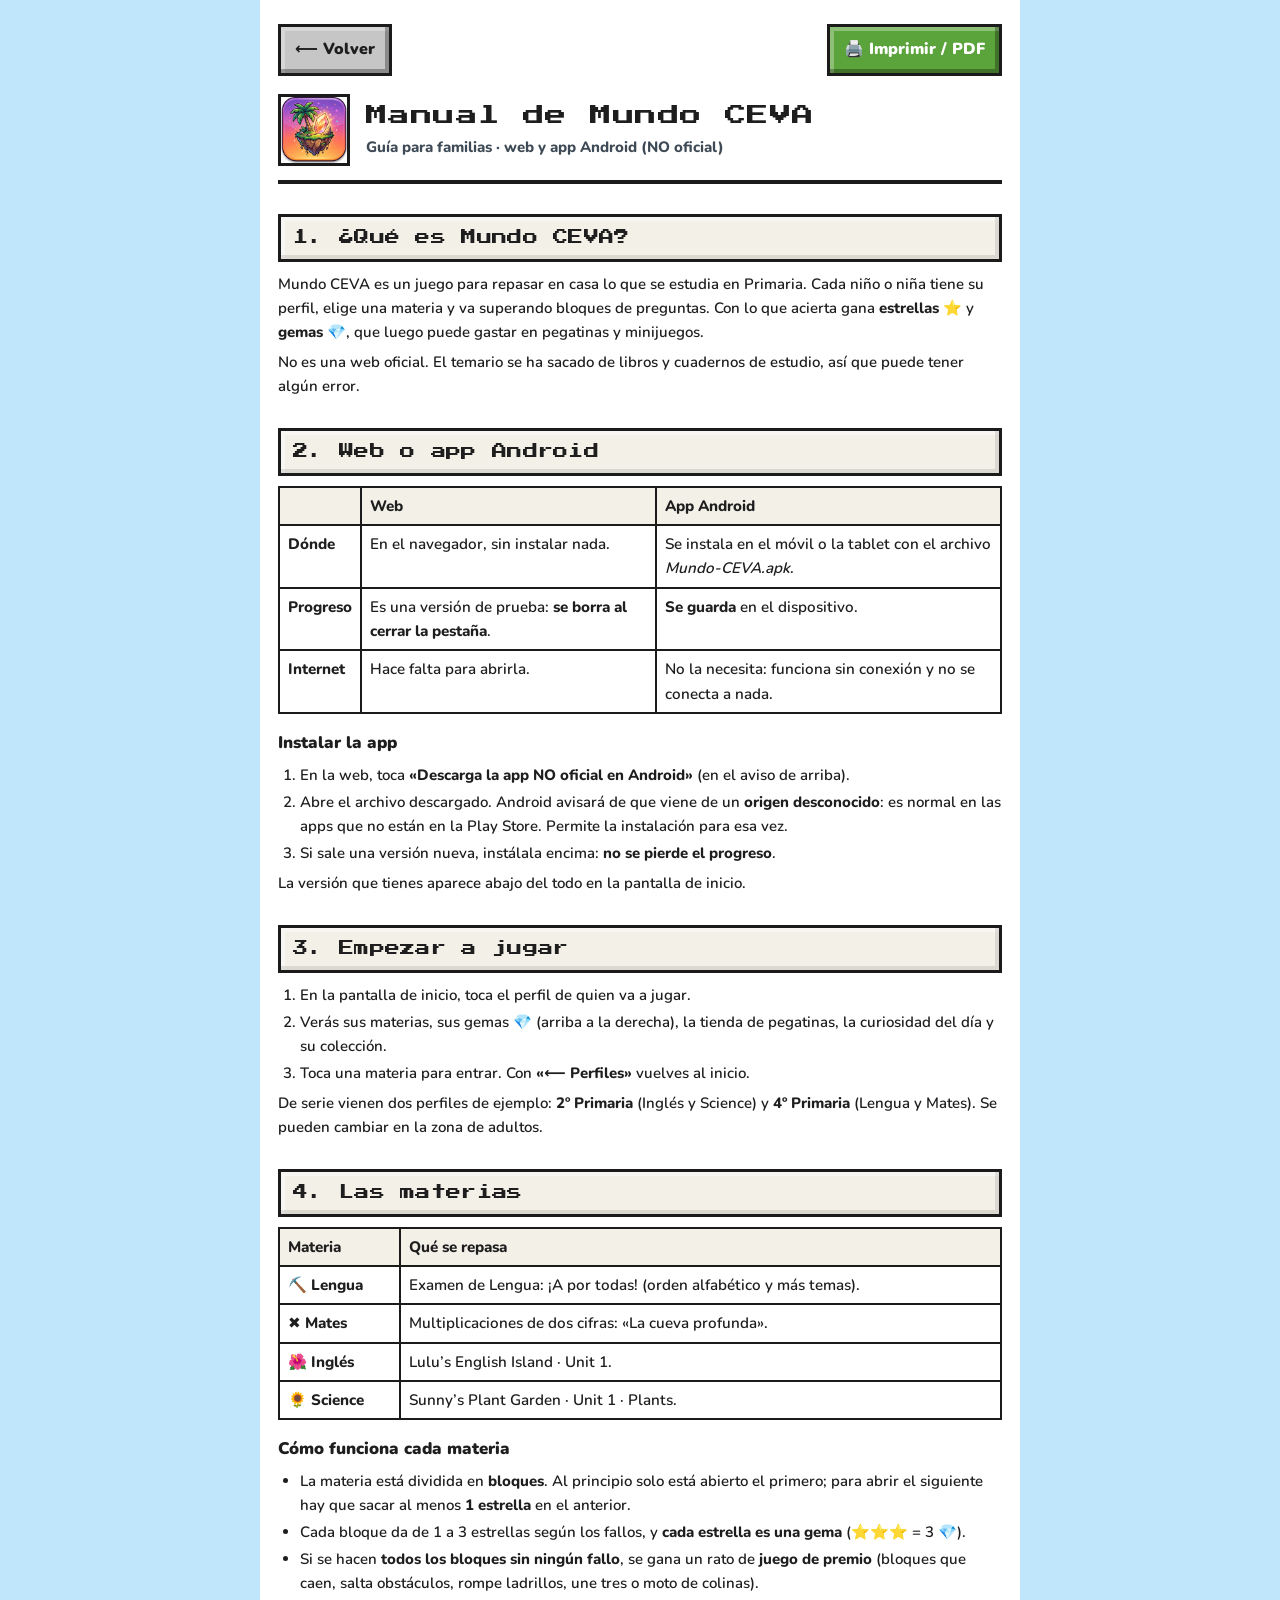
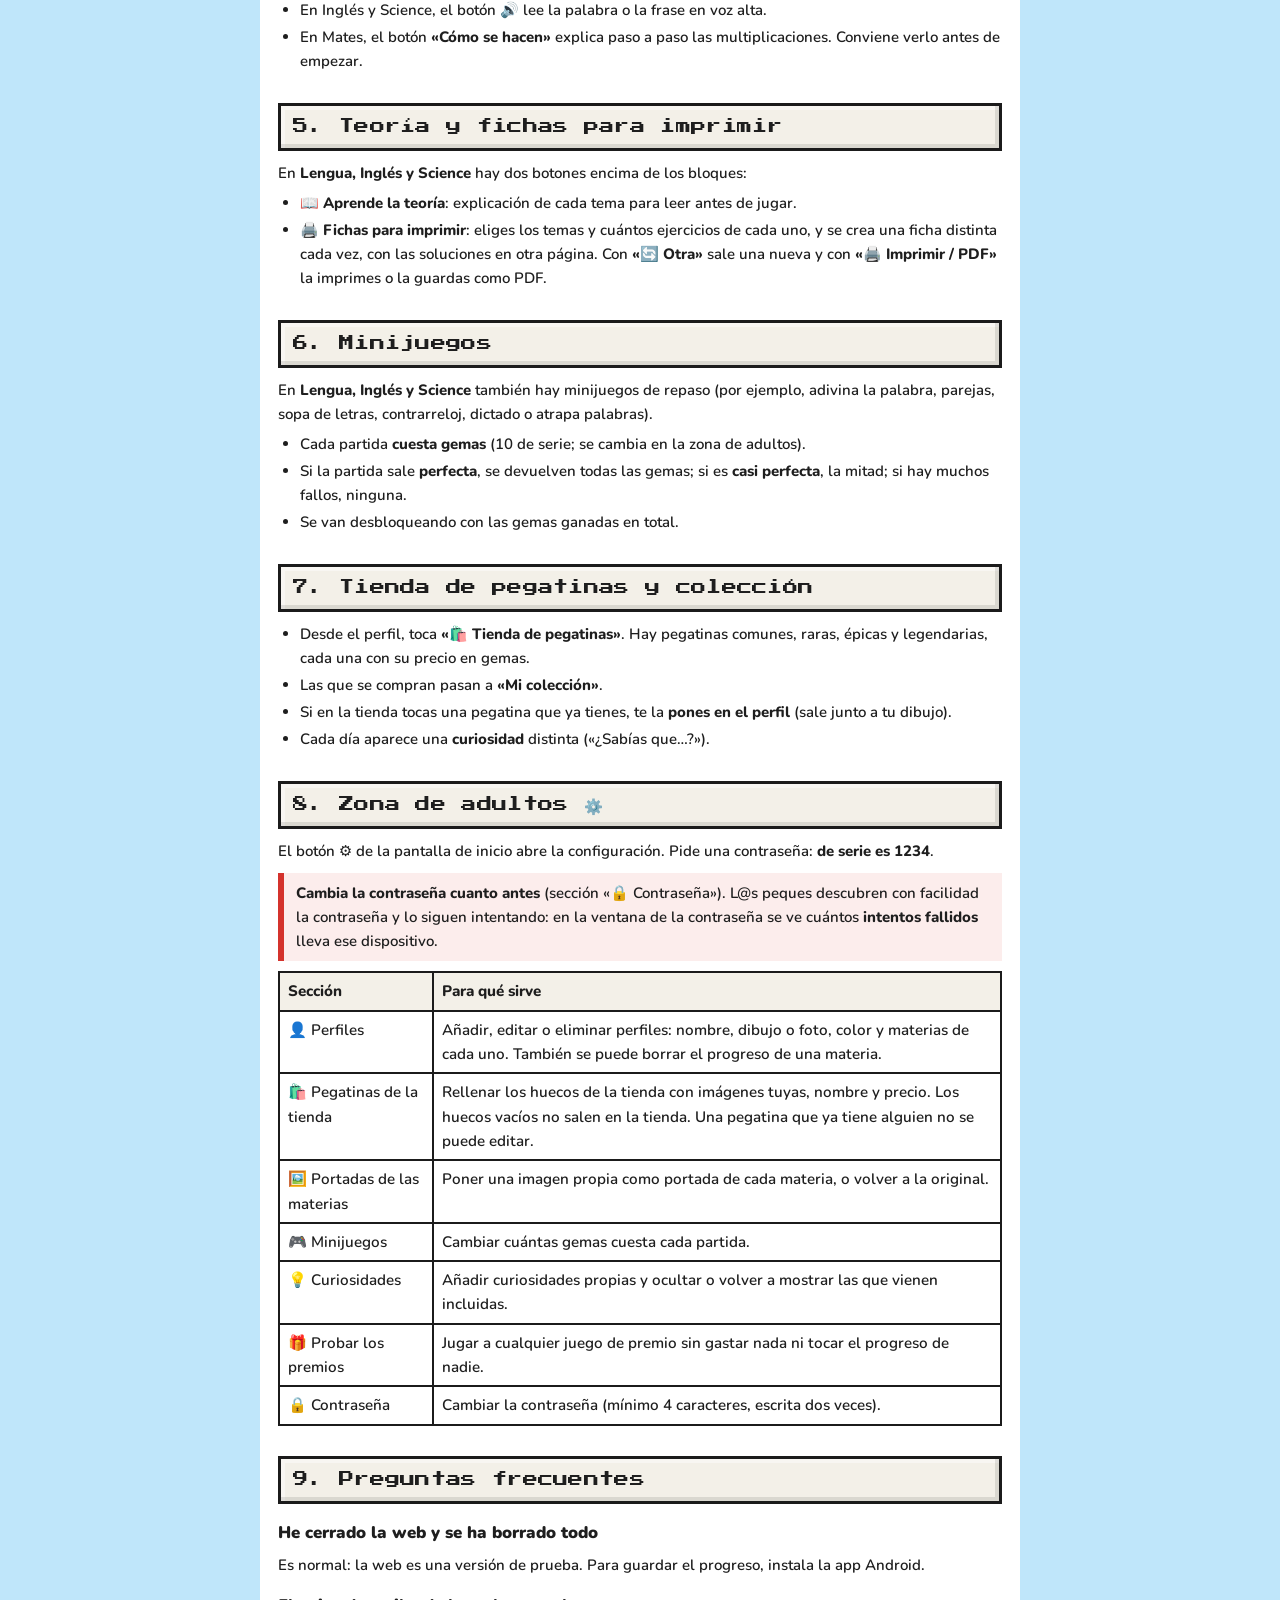
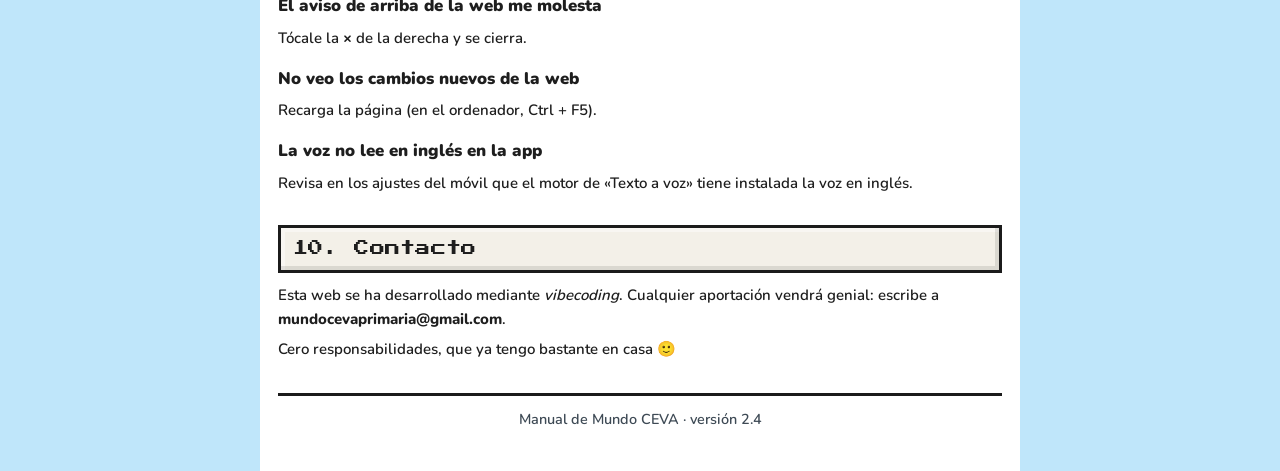
<file: manual.html>
<!DOCTYPE html>
<html lang="es">
<head>
<meta charset="utf-8">
<meta name="viewport" content="width=device-width, initial-scale=1">
<title>Manual de Mundo CEVA</title>
<link rel="icon" type="image/png" href="icono.png">
<link href="fonts/fonts.css" rel="stylesheet">
<style>
:root{--ink:#1E1E1E;--soft:#3E4A55;--edge:#1B1B1B;--panel:#F3F0E8;--grass:#5BA33B}
*{box-sizing:border-box}
html{background:#BFE6FA}
body{margin:0;color:var(--ink);font:500 15px/1.6 "Nunito",system-ui,sans-serif}
main{max-width:760px;margin:0 auto;padding:24px 18px 40px;background:#fff;min-height:100vh}
.bar{display:flex;gap:10px;justify-content:space-between;margin-bottom:18px}
.bar button,.bar a{font:inherit;font-weight:900;font-size:1rem;padding:10px 14px;background:#C6C6C6;color:var(--ink);border:3px solid var(--edge);cursor:pointer;text-decoration:none;
  box-shadow:inset -4px -4px 0 rgba(0,0,0,.3),inset 4px 4px 0 rgba(255,255,255,.3)}
.bar .go{background:var(--grass);color:#fff}
header{display:flex;align-items:center;gap:16px;padding-bottom:14px;border-bottom:4px solid var(--edge)}
header img{width:72px;height:72px;border:3px solid var(--edge)}
h1,h2{font-family:"Press Start 2P",monospace;font-weight:400;letter-spacing:.02em;line-height:1.45}
h1{font-size:1.35rem;margin:0}
header p{margin:4px 0 0;color:var(--soft);font-weight:800}
h2{font-size:.95rem;margin:30px 0 10px;padding:10px 12px;background:var(--panel);border:3px solid var(--edge);
  box-shadow:inset -4px -4px 0 rgba(0,0,0,.1),inset 4px 4px 0 rgba(255,255,255,.4);break-after:avoid}
h3{font-size:1.05rem;font-weight:900;margin:16px 0 4px;break-after:avoid}
p{margin:6px 0}
ul,ol{margin:6px 0;padding-left:22px}
li{margin:3px 0}
.tip{border-left:6px solid var(--grass);background:#EEF7E8;padding:8px 12px;margin:10px 0}
.warn{border-left:6px solid #D4322C;background:#FCEDEC;padding:8px 12px;margin:10px 0}
table{width:100%;border-collapse:collapse;margin:8px 0;font-size:.95rem}
th,td{border:2px solid var(--edge);padding:6px 8px;text-align:left;vertical-align:top}
th{background:var(--panel)}
section{break-inside:auto}
.tip,.warn,table,li{break-inside:avoid}
footer{margin-top:32px;padding-top:12px;border-top:3px solid var(--edge);color:var(--soft);font-size:.9rem;text-align:center}
@media print{
  html{background:#fff}
  main{max-width:none;padding:0;min-height:0}
  .bar{display:none}
  @page{size:A4;margin:16mm 15mm}
}
</style>
</head>
<body>
<main>
<div class="bar"><a href="index.html" id="volver">⟵ Volver</a><button class="go" id="imprimir">🖨️ Imprimir / PDF</button></div>

<header>
  <img src="icono.png" alt="">
  <div><h1>Manual de Mundo CEVA</h1><p>Guía para familias · web y app Android (NO oficial)</p></div>
</header>

<section>
<h2>1. ¿Qué es Mundo CEVA?</h2>
<p>Mundo CEVA es un juego para repasar en casa lo que se estudia en Primaria. Cada niño o niña tiene su perfil, elige una materia y va superando bloques de preguntas. Con lo que acierta gana <b>estrellas ⭐</b> y <b>gemas 💎</b>, que luego puede gastar en pegatinas y minijuegos.</p>
<p>No es una web oficial. El temario se ha sacado de libros y cuadernos de estudio, así que puede tener algún error.</p>
</section>

<section>
<h2>2. Web o app Android</h2>
<table>
  <tr><th></th><th>Web</th><th>App Android</th></tr>
  <tr><td><b>Dónde</b></td><td>En el navegador, sin instalar nada.</td><td>Se instala en el móvil o la tablet con el archivo <i>Mundo-CEVA.apk</i>.</td></tr>
  <tr><td><b>Progreso</b></td><td>Es una versión de prueba: <b>se borra al cerrar la pestaña</b>.</td><td><b>Se guarda</b> en el dispositivo.</td></tr>
  <tr><td><b>Internet</b></td><td>Hace falta para abrirla.</td><td>No la necesita: funciona sin conexión y no se conecta a nada.</td></tr>
</table>
<h3>Instalar la app</h3>
<ol>
  <li>En la web, toca <b>«Descarga la app NO oficial en Android»</b> (en el aviso de arriba).</li>
  <li>Abre el archivo descargado. Android avisará de que viene de un <b>origen desconocido</b>: es normal en las apps que no están en la Play Store. Permite la instalación para esa vez.</li>
  <li>Si sale una versión nueva, instálala encima: <b>no se pierde el progreso</b>.</li>
</ol>
<p>La versión que tienes aparece abajo del todo en la pantalla de inicio.</p>
</section>

<section>
<h2>3. Empezar a jugar</h2>
<ol>
  <li>En la pantalla de inicio, toca el perfil de quien va a jugar.</li>
  <li>Verás sus materias, sus gemas 💎 (arriba a la derecha), la tienda de pegatinas, la curiosidad del día y su colección.</li>
  <li>Toca una materia para entrar. Con <b>«⟵ Perfiles»</b> vuelves al inicio.</li>
</ol>
<p>De serie vienen dos perfiles de ejemplo: <b>2º Primaria</b> (Inglés y Science) y <b>4º Primaria</b> (Lengua y Mates). Se pueden cambiar en la zona de adultos.</p>
</section>

<section>
<h2>4. Las materias</h2>
<table>
  <tr><th>Materia</th><th>Qué se repasa</th></tr>
  <tr><td>⛏️ <b>Lengua</b></td><td>Examen de Lengua: ¡A por todas! (orden alfabético y más temas).</td></tr>
  <tr><td>✖️ <b>Mates</b></td><td>Multiplicaciones de dos cifras: «La cueva profunda».</td></tr>
  <tr><td>🌺 <b>Inglés</b></td><td>Lulu’s English Island · Unit 1.</td></tr>
  <tr><td>🌻 <b>Science</b></td><td>Sunny’s Plant Garden · Unit 1 · Plants.</td></tr>
</table>
<h3>Cómo funciona cada materia</h3>
<ul>
  <li>La materia está dividida en <b>bloques</b>. Al principio solo está abierto el primero; para abrir el siguiente hay que sacar al menos <b>1 estrella</b> en el anterior.</li>
  <li>Cada bloque da de 1 a 3 estrellas según los fallos, y <b>cada estrella es una gema</b> (⭐⭐⭐ = 3 💎).</li>
  <li>Si se hacen <b>todos los bloques sin ningún fallo</b>, se gana un rato de <b>juego de premio</b> (bloques que caen, salta obstáculos, rompe ladrillos, une tres o moto de colinas).</li>
  <li>En Inglés y Science, el botón 🔊 lee la palabra o la frase en voz alta.</li>
  <li>En Mates, el botón <b>«Cómo se hacen»</b> explica paso a paso las multiplicaciones. Conviene verlo antes de empezar.</li>
</ul>
</section>

<section>
<h2>5. Teoría y fichas para imprimir</h2>
<p>En <b>Lengua, Inglés y Science</b> hay dos botones encima de los bloques:</p>
<ul>
  <li><b>📖 Aprende la teoría</b>: explicación de cada tema para leer antes de jugar.</li>
  <li><b>🖨️ Fichas para imprimir</b>: eliges los temas y cuántos ejercicios de cada uno, y se crea una ficha distinta cada vez, con las soluciones en otra página. Con <b>«🔄 Otra»</b> sale una nueva y con <b>«🖨️ Imprimir / PDF»</b> la imprimes o la guardas como PDF.</li>
</ul>
</section>

<section>
<h2>6. Minijuegos</h2>
<p>En <b>Lengua, Inglés y Science</b> también hay minijuegos de repaso (por ejemplo, adivina la palabra, parejas, sopa de letras, contrarreloj, dictado o atrapa palabras).</p>
<ul>
  <li>Cada partida <b>cuesta gemas</b> (10 de serie; se cambia en la zona de adultos).</li>
  <li>Si la partida sale <b>perfecta</b>, se devuelven todas las gemas; si es <b>casi perfecta</b>, la mitad; si hay muchos fallos, ninguna.</li>
  <li>Se van desbloqueando con las gemas ganadas en total.</li>
</ul>
</section>

<section>
<h2>7. Tienda de pegatinas y colección</h2>
<ul>
  <li>Desde el perfil, toca <b>«🛍️ Tienda de pegatinas»</b>. Hay pegatinas comunes, raras, épicas y legendarias, cada una con su precio en gemas.</li>
  <li>Las que se compran pasan a <b>«Mi colección»</b>.</li>
  <li>Si en la tienda tocas una pegatina que ya tienes, te la <b>pones en el perfil</b> (sale junto a tu dibujo).</li>
  <li>Cada día aparece una <b>curiosidad</b> distinta («¿Sabías que…?»).</li>
</ul>
</section>

<section>
<h2>8. Zona de adultos ⚙️</h2>
<p>El botón ⚙️ de la pantalla de inicio abre la configuración. Pide una contraseña: <b>de serie es 1234</b>.</p>
<div class="warn"><b>Cambia la contraseña cuanto antes</b> (sección «🔒 Contraseña»). L@s peques descubren con facilidad la contraseña y lo siguen intentando: en la ventana de la contraseña se ve cuántos <b>intentos fallidos</b> lleva ese dispositivo.</div>
<table>
  <tr><th>Sección</th><th>Para qué sirve</th></tr>
  <tr><td>👤 Perfiles</td><td>Añadir, editar o eliminar perfiles: nombre, dibujo o foto, color y materias de cada uno. También se puede borrar el progreso de una materia.</td></tr>
  <tr><td>🛍️ Pegatinas de la tienda</td><td>Rellenar los huecos de la tienda con imágenes tuyas, nombre y precio. Los huecos vacíos no salen en la tienda. Una pegatina que ya tiene alguien no se puede editar.</td></tr>
  <tr><td>🖼️ Portadas de las materias</td><td>Poner una imagen propia como portada de cada materia, o volver a la original.</td></tr>
  <tr><td>🎮 Minijuegos</td><td>Cambiar cuántas gemas cuesta cada partida.</td></tr>
  <tr><td>💡 Curiosidades</td><td>Añadir curiosidades propias y ocultar o volver a mostrar las que vienen incluidas.</td></tr>
  <tr><td>🎁 Probar los premios</td><td>Jugar a cualquier juego de premio sin gastar nada ni tocar el progreso de nadie.</td></tr>
  <tr><td>🔒 Contraseña</td><td>Cambiar la contraseña (mínimo 4 caracteres, escrita dos veces).</td></tr>
</table>
</section>

<section>
<h2>9. Preguntas frecuentes</h2>
<h3>He cerrado la web y se ha borrado todo</h3>
<p>Es normal: la web es una versión de prueba. Para guardar el progreso, instala la app Android.</p>
<h3>El aviso de arriba de la web me molesta</h3>
<p>Tócale la <b>×</b> de la derecha y se cierra.</p>
<h3>No veo los cambios nuevos de la web</h3>
<p>Recarga la página (en el ordenador, Ctrl + F5).</p>
<h3>La voz no lee en inglés en la app</h3>
<p>Revisa en los ajustes del móvil que el motor de «Texto a voz» tiene instalada la voz en inglés.</p>
</section>

<section>
<h2>10. Contacto</h2>
<p>Esta web se ha desarrollado mediante <i>vibecoding</i>. Cualquier aportación vendrá genial: escribe a <b>mundocevaprimaria@gmail.com</b>.</p>
<p>Cero responsabilidades, que ya tengo bastante en casa 🙂</p>
</section>

<footer>Manual de Mundo CEVA · versión <span id="ver">2.4</span></footer>
</main>
<script>
document.getElementById("imprimir").onclick=function(){
  try{ if(window.Android&&Android.print){ Android.print("Manual de Mundo CEVA"); return; } }catch(e){}
  window.print();
};
</script>
</body>
</html>
</file>
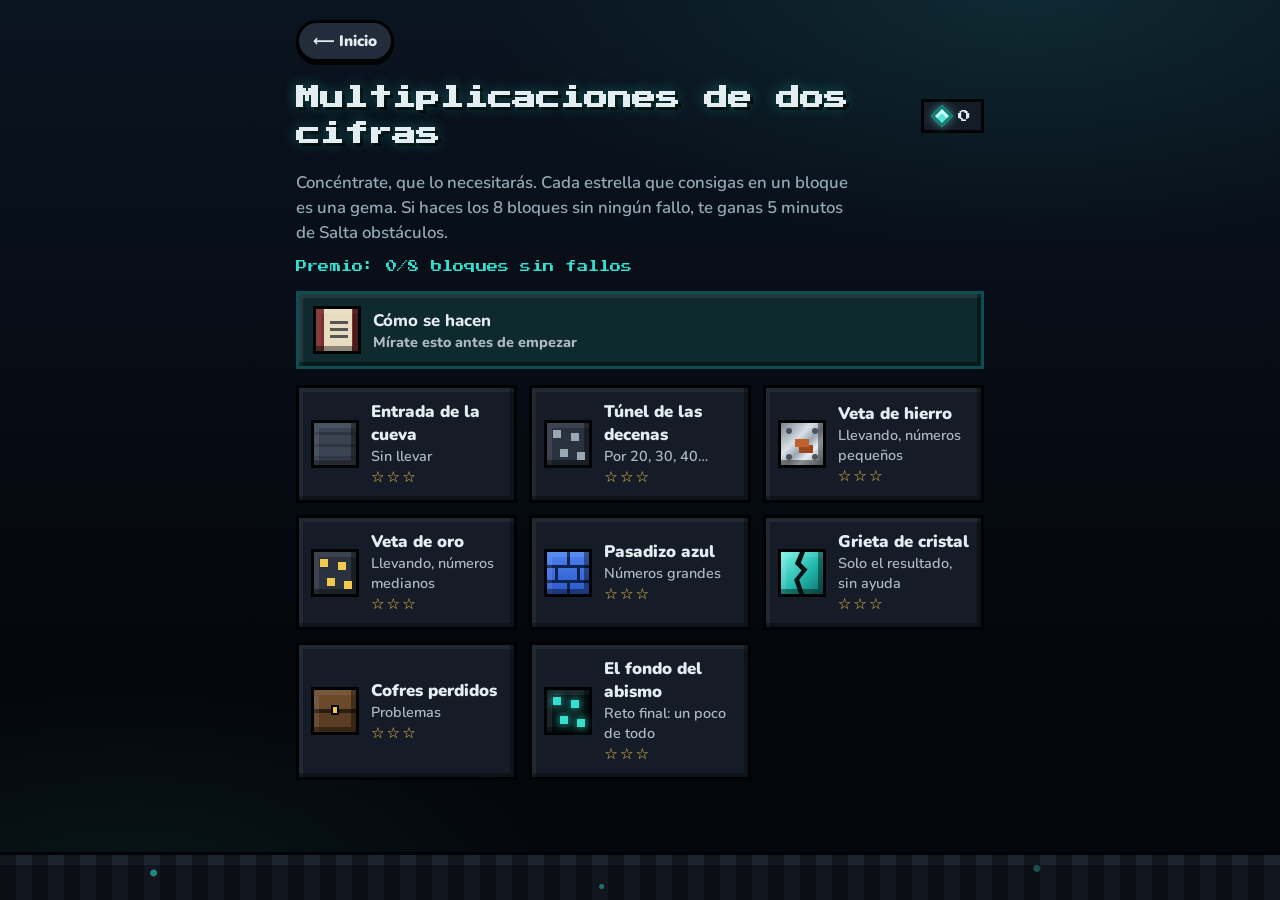
<file: mates.html>
<!DOCTYPE html>
<html lang="es">
<head>
<meta charset="utf-8">
<meta name="viewport" content="width=device-width, initial-scale=1, viewport-fit=cover">
<title>Mates: multiplicaciones de dos cifras</title>
<link rel="icon" type="image/png" href="icono.png">
<link rel="apple-touch-icon" href="icono.png">
<link href="fonts/fonts.css" rel="stylesheet">
<script src="ceva.js"></script>
<style>
:root{
  --bg0:#04060B; --bg1:#0A1420; --ink:#E4EDF1; --soft:#93A9B6;
  --panel:#151C27; --btn:#232C3A; --btnInk:#E4EDF1;
  --glow:#35E0D0; --glowDeep:#0E4E52; --ok:#46C27A; --bad:#FF5A5F; --gold:#F2C94C; --edge:#010204;
  color-scheme:dark;
  box-sizing:border-box;
  padding-top:env(safe-area-inset-top,0px); padding-bottom:env(safe-area-inset-bottom,0px);
}
*,*::before,*::after{box-sizing:inherit}
html{height:100%;scroll-padding-top:env(safe-area-inset-top,0px)}
body{
  margin:0;min-height:100%;color:var(--ink);
  font-family:"Nunito",system-ui,sans-serif;
  background:
    radial-gradient(ellipse 60% 40% at 80% 0%,rgba(53,224,208,.10),transparent 70%),
    radial-gradient(ellipse 50% 35% at 10% 100%,rgba(53,224,208,.08),transparent 70%),
    linear-gradient(to bottom,var(--bg1),var(--bg0) 75%);
  display:flex;flex-direction:column;
}
.ground{height:48px;margin-top:auto;flex:none;border-top:3px solid var(--edge);
  background:
    radial-gradient(circle at 12% 40%,rgba(53,224,208,.55) 0 3px,transparent 4px),
    radial-gradient(circle at 47% 70%,rgba(53,224,208,.45) 0 2px,transparent 3px),
    radial-gradient(circle at 81% 30%,rgba(53,224,208,.5) 0 3px,transparent 4px),
    linear-gradient(to bottom,#1C2430 0 10px,#11161E 10px);}
.ground::after{content:"";display:block;height:100%;
  background-image:linear-gradient(90deg,rgba(0,0,0,.35) 50%,transparent 50%);background-size:32px 100%}
main{width:100%;max-width:720px;margin:0 auto;padding:20px 16px 28px;display:flex;flex-direction:column;gap:18px}
.px{font-family:"Press Start 2P",monospace;letter-spacing:.02em}
header.top{display:flex;justify-content:space-between;align-items:center;gap:12px}
h1{font-family:"Press Start 2P",monospace;font-size:clamp(1rem,4.6vw,1.5rem);line-height:1.5;margin:0;color:var(--ink);
  text-shadow:0 0 14px rgba(53,224,208,.35),3px 3px 0 #000}
.gems{display:flex;align-items:center;gap:8px;background:var(--panel);border:3px solid var(--edge);padding:6px 10px;font-family:"Press Start 2P",monospace;font-size:.8rem}
.gem{width:16px;height:16px;background:#5FE3D6;transform:rotate(45deg);border:3px solid #157A73;box-shadow:inset 3px 3px 0 #C9FFF9,0 0 10px rgba(95,227,214,.6)}
.intro{margin:0;font-size:1.05rem;line-height:1.5;color:var(--soft);max-width:56ch}

/* bloques del mapa */
.block{width:48px;height:48px;flex:none;position:relative;border:3px solid var(--edge);
  box-shadow:inset -5px -5px 0 rgba(0,0,0,.4),inset 5px 5px 0 rgba(255,255,255,.08)}
.b-stone{background:repeating-linear-gradient(to bottom,#3A4352 0 9px,#2E3644 9px 12px)}
.b-ore{background:#2B323F}
.b-ore::before,.b-abyss::before{content:"";position:absolute;width:8px;height:8px;left:6px;top:7px;background:var(--o);
  box-shadow:18px 3px 0 var(--o),7px 19px 0 var(--o),24px 22px 0 var(--o)}
/* hierro: placa metálica con remaches y óxido */
.b-iron{background:linear-gradient(135deg,#6E7884 0%,#D8DFE6 38%,#9AA5B1 55%,#E9EEF2 70%,#7C8792 100%)}
.b-iron::before{content:"";position:absolute;width:6px;height:6px;left:5px;top:5px;border-radius:50%;background:#4A525C;
  box-shadow:26px 0 0 #4A525C,0 26px 0 #4A525C,26px 26px 0 #4A525C}
.b-iron::after{content:"";position:absolute;left:14px;top:16px;width:14px;height:8px;background:#C0612B;box-shadow:4px 6px 0 #9A4A1E}
/* pasadizo azul: ladrillos azules */
.b-blue{background:
  linear-gradient(#0F2350 0 0) 0 13px/100% 3px no-repeat,
  linear-gradient(#0F2350 0 0) 0 28px/100% 3px no-repeat,
  linear-gradient(#0F2350 0 0) 20px 0/3px 13px no-repeat,
  linear-gradient(#0F2350 0 0) 8px 16px/3px 12px no-repeat,
  linear-gradient(#0F2350 0 0) 30px 16px/3px 12px no-repeat,
  linear-gradient(#0F2350 0 0) 20px 31px/3px 12px no-repeat,
  linear-gradient(to bottom,#4C82F0,#2C58C9)}
/* grieta de cristal: cristal con una grieta en zigzag */
.b-crack{background:linear-gradient(135deg,#7FF5EA,#22B8AD 55%,#0F6E6A)}
.b-crack::after{content:"";position:absolute;inset:0;background:#02100F;
  clip-path:polygon(46% 0,58% 0,48% 26%,64% 42%,44% 66%,56% 100%,44% 100%,32% 66%,50% 44%,34% 28%);
  filter:drop-shadow(0 0 3px #35E0D0)}
.b-chest{background:linear-gradient(to bottom,#6B4A2B 0 45%,#2B1D10 45% 55%,#5A3D22 55%)}
.b-chest::after{content:"";position:absolute;left:17px;top:15px;width:8px;height:10px;background:var(--gold);border:2px solid var(--edge)}
.b-abyss{background:#071214;--o:#35E0D0}
.b-abyss::before{filter:drop-shadow(0 0 4px #35E0D0)}

.grid{display:grid;grid-template-columns:repeat(auto-fill,minmax(210px,1fr));gap:12px}
.card{display:flex;align-items:center;gap:12px;text-align:left;padding:12px;background:var(--panel);color:var(--ink);
  border:3px solid var(--edge);box-shadow:inset -4px -4px 0 rgba(0,0,0,.35),inset 4px 4px 0 rgba(255,255,255,.05);cursor:pointer;font:inherit}
.card:hover{border-color:var(--glowDeep)}
.card .name{font-weight:900;font-size:1.05rem;display:block}
.card .topic{font-size:.9rem;opacity:.75;display:block}
.card .stars{font-size:.95rem;color:var(--gold);letter-spacing:2px}
.card:focus-visible,button:focus-visible{outline:3px solid var(--glow);outline-offset:3px}

/* pantalla de juego */
.bar{display:flex;align-items:center;gap:10px;justify-content:space-between}
.btn{font:inherit;font-weight:800;font-size:1.05rem;padding:12px 14px;background:var(--btn);color:var(--btnInk);
  border:3px solid var(--edge);cursor:pointer;
  box-shadow:inset -4px -4px 0 rgba(0,0,0,.4),inset 4px 4px 0 rgba(255,255,255,.08)}
.btn:active{box-shadow:inset 4px 4px 0 rgba(0,0,0,.4)}
.btn.small{font-size:.9rem;padding:8px 12px}
.btn.go{background:#137A74;color:#fff}
.btn:disabled{cursor:default;opacity:.45}
.progress{flex:1;height:14px;border:3px solid var(--edge);background:var(--panel)}
.progress span{display:block;height:100%;width:0;background:var(--glow);box-shadow:0 0 10px var(--glow);transition:width .25s}
.panel{background:var(--panel);border:3px solid var(--edge);padding:18px 16px;display:flex;flex-direction:column;gap:14px;
  box-shadow:inset -5px -5px 0 rgba(0,0,0,.3),inset 5px 5px 0 rgba(255,255,255,.04)}
.qlabel{font-weight:800;font-size:1.05rem;margin:0;min-height:1.5em}
.feedback{font-size:1.08rem;line-height:1.5;min-height:1.5em}
.feedback b.y{color:var(--ok)} .feedback b.n{color:var(--bad)}

/* operación en horizontal */
.hq{font-family:"Press Start 2P",monospace;font-size:clamp(1.3rem,7vw,2.2rem);text-align:center;line-height:1.6;display:flex;flex-wrap:wrap;gap:.4em;justify-content:center;align-items:center}
.ansbox{min-width:3.2em;padding:.25em .4em;border:3px solid var(--glow);background:rgba(53,224,208,.08);box-shadow:0 0 12px rgba(53,224,208,.25);text-align:center}
.ansbox.ok{border-color:var(--ok);color:var(--ok);box-shadow:none}
.ansbox.bad{border-color:var(--bad);color:var(--gold);box-shadow:none}
.ptext{font-size:1.2rem;font-weight:800;line-height:1.55;margin:0}

/* operación en vertical */
.vwrap{display:flex;justify-content:center}
.vgrid{display:flex;flex-direction:column;gap:.3em;font-family:"Press Start 2P",monospace;font-size:clamp(1.25rem,6.5vw,1.9rem)}
.vrow{display:grid;grid-template-columns:repeat(5,1.3em);border:2px solid transparent}
.vrow .c{height:1.5em;display:grid;place-items:center}
.vrow .f{opacity:.3}
.vrow.pick{cursor:pointer;border-color:rgba(53,224,208,.25);border-style:dashed}
.rowbtn{width:100%;max-width:340px;margin:0 auto;background:#0E2A2E;border-color:var(--glowDeep)}
.keys .btn.okk{font-size:1rem}
.vrow.act{border-style:solid;border-color:var(--glow);background:rgba(53,224,208,.1);box-shadow:0 0 12px rgba(53,224,208,.25)}
.vrow.ok{color:var(--ok)}
.vrow.bad,.vrow.show{color:var(--gold)}
.vline{height:4px;background:var(--ink);margin:.1em 0}
.caret{animation:blink 1s steps(1) infinite;color:var(--glow)}
@keyframes blink{50%{opacity:0}}

/* teclado numérico */
.keys{display:grid;grid-template-columns:repeat(3,1fr);gap:8px;width:100%;max-width:340px;margin:0 auto}
.keys .btn{font-family:"Press Start 2P",monospace;font-size:1.1rem;padding:14px 0;touch-action:manipulation;user-select:none;-webkit-user-select:none}
.keys .btn.okk{background:#137A74;color:#fff;font-family:"Nunito",sans-serif;font-weight:900;font-size:.95rem}

.shake{animation:shake .35s}
@keyframes shake{25%{transform:translateX(-6px)}50%{transform:translateX(6px)}75%{transform:translateX(-4px)}}
.result{text-align:center;align-items:center}
.result .big{font-family:"Press Start 2P",monospace;font-size:2rem;line-height:1.3}
.result .stars{font-size:2.4rem;color:var(--gold);letter-spacing:6px}
.tip{font-size:.95rem;line-height:1.5;margin:0;opacity:.85}
.howbtn{display:flex;align-items:center;gap:12px;text-align:left;width:100%;margin-top:16px;border-color:var(--glowDeep);background:#0E2A2E}
.howbtn small{display:block;font-weight:700;font-size:.9rem;opacity:.75}
.b-book{background:linear-gradient(90deg,#7A2E2E 0 20%,#E8DCC0 20% 85%,#7A2E2E 85%)}
.b-book::after{content:"";position:absolute;left:14px;right:10px;top:12px;height:3px;background:#555;box-shadow:0 7px 0 #555,0 14px 0 #555}
.htext{margin:0;font-size:1.08rem;line-height:1.55;min-height:4.6em}
.remember{border-left:4px solid var(--glow);padding:4px 0 4px 12px;display:flex;flex-direction:column;gap:6px}
.remember p{margin:0;line-height:1.5}
.passbox{margin-top:10px;display:flex;flex-direction:column;gap:8px;max-width:340px}
.passbox label{font-weight:800}
.passbox input{flex:1;min-width:0;font:inherit;font-size:1.05rem;padding:8px 10px;background:#0B1119;color:var(--ink);border:3px solid var(--glowDeep)}
.passbox input:focus{outline:none;border-color:var(--glow)}
[hidden]{display:none!important}
@media (prefers-reduced-motion:reduce){.shake,.caret{animation:none}.progress span{transition:none}}

/* premio */
.pz-ov{position:fixed;inset:0;z-index:1000;background:#03060A;color:#fff;display:flex;flex-direction:column;
  padding:env(safe-area-inset-top,0px) 0 env(safe-area-inset-bottom,0px);user-select:none;-webkit-user-select:none}
.pz-top{display:flex;align-items:center;gap:8px;padding:10px 12px;flex:none;flex-wrap:wrap}
.pz-top b{flex:1;font-size:1.05rem;min-width:120px}
.pz-pill{background:rgba(53,224,208,.14);border:2px solid rgba(53,224,208,.4);padding:4px 10px;font-weight:900;white-space:nowrap}
.pz-btn{font:inherit;font-weight:900;font-size:1rem;padding:8px 14px;border:3px solid var(--glow);background:transparent;color:#fff;cursor:pointer}
.pz-stage{flex:1;min-height:0;display:flex;align-items:center;justify-content:center;padding:4px 8px}
.pz-stage canvas{display:block;border:3px solid #0E2A2E;touch-action:none}
.pz-help{text-align:center;font-weight:800;opacity:.85;padding:0 12px 10px;flex:none;font-size:.95rem}
.pz-end{position:absolute;inset:0;display:flex;align-items:center;justify-content:center;background:rgba(2,4,8,.85);padding:20px}
.pz-end div{background:var(--panel);border:3px solid var(--glow);padding:22px;text-align:center;max-width:320px;display:flex;flex-direction:column;gap:12px}
.pz-end b{font-size:1.4rem}
.homebtn{align-self:flex-start;display:inline-block;font:inherit;font-weight:900;font-size:.95rem;padding:8px 14px;border-radius:999px;border:3px solid var(--edge);background:var(--btn);color:var(--btnInk);text-decoration:none;box-shadow:0 3px 0 var(--edge)}
</style>
</head>
<body>
<main>
<a class="homebtn" href="index.html">⟵ Inicio</a>
  <header class="top">
    <h1>Multiplicaciones de dos cifras</h1>
    <div class="gems" title="Gemas conseguidas"><span class="gem"></span><span id="gemCount">0</span></div>
  </header>

  <!-- MAPA -->
  <section id="menu">
    <div id="ceBanner"></div>
    <p class="intro">Concéntrate, que lo necesitarás. Cada estrella que consigas en un bloque es una gema. Si haces los 8 bloques sin ningún fallo, te ganas 5 minutos de Salta obstáculos.</p>
    <p class="px" id="prizeProg" style="font-size:.7rem;line-height:1.6;margin:12px 0 0;color:var(--glow)"></p>
    <button class="btn howbtn" id="openHow"><span class="block b-book" aria-hidden="true"></span><span><b>Cómo se hacen</b><small>Mírate esto antes de empezar</small></span></button>
    <div class="grid" id="cards" style="margin-top:16px"></div>
  </section>

  <!-- CÓMO SE HACEN -->
  <section id="howto" hidden>
    <div class="panel">
      <p class="px" style="font-size:.8rem;line-height:1.6;margin:0;color:var(--glow)">Cómo se multiplica por dos cifras</p>
      <p class="tip" style="opacity:1">Siempre son cuatro pasos. Pulsa “Siguiente paso” para verlos con un ejemplo.</p>
      <div class="vwrap"><div class="vgrid" id="hGrid"></div></div>
      <p class="px" id="hNum" style="font-size:.65rem;margin:0;color:var(--soft)"></p>
      <p class="htext" id="hText"></p>
      <div style="display:flex;gap:10px;flex-wrap:wrap">
        <button class="btn" id="hPrev">Paso anterior</button>
        <button class="btn go" id="hNext">Siguiente paso</button>
        <button class="btn" id="hNew">Otro ejemplo</button>
      </div>
      <div class="remember">
        <p><b>Recuerda</b></p>
        <p>Los números se colocan bien alineados: unidades debajo de unidades y decenas debajo de decenas.</p>
        <p>La segunda fila siempre empieza un hueco a la izquierda, porque estás multiplicando por decenas. Si quieres, en el hueco puedes poner un 0.</p>
        <p>Lo que te llevas, apúntalo pequeñito arriba y súmalo después de multiplicar.</p>
        <p>Para comprobar: el resultado tiene que parecerse a redondear. Por ejemplo, 47 × 36 se parece a 50 × 40 = 2000.</p>
      </div>
      <button class="btn" id="hBack">Volver al mapa</button>
    </div>
  </section>

  <!-- JUEGO -->
  <section id="play" hidden>
    <div class="bar">
      <button class="btn small" id="quit">Salir</button>
      <div class="progress"><span id="prog"></span></div>
      <span class="px" id="count" style="font-size:.7rem">1/8</span>
    </div>
    <div class="panel" id="qPanel" style="margin-top:14px">
      <p class="qlabel" id="qLabel"></p>
      <div id="qShow"></div>
      <div class="keys" id="keys"></div>
      <button class="btn rowbtn" id="nextRow">Calcular siguiente cifra ⬇</button>
      <div class="feedback" id="fb" aria-live="polite"></div>
      <button class="btn go" id="next" hidden>Siguiente</button>
    </div>
  </section>

  <!-- RESULTADO -->
  <section id="result" hidden>
    <div class="panel result">
      <div class="stars" id="rStars"></div>
      <div class="big" id="rScore"></div>
      <p id="rMsg" style="margin:0;font-size:1.15rem;font-weight:800"></p>
      <p class="tip" id="rTip"></p>
      <div style="display:flex;gap:10px;flex-wrap:wrap;justify-content:center">
        <button class="btn go" id="prize" hidden>Jugar al premio (5 min)</button>
        <button class="btn go" id="again">Jugar otra vez</button>
        <button class="btn" id="toMenu">Volver al mapa</button>
      </div>
    </div>
  </section>
</main>
<div class="ground" aria-hidden="true"></div>

<script>
const $ = id => document.getElementById(id);
const R = (a,b) => a+Math.floor(Math.random()*(b-a+1));
const rnd = a => a[Math.floor(Math.random()*a.length)];
const shuffle = a => { a=[...a]; for(let i=a.length-1;i>0;i--){const j=Math.floor(Math.random()*(i+1));[a[i],a[j]]=[a[j],a[i]];} return a; };

/* ---------- GENERADORES (todas de dos cifras por dos cifras) ---------- */
function mk2x2(a,b){
  const u=b%10, d=Math.floor(b/10);
  return {key:`m${a}x${b}`, kind:"v", a, b, steps:[
      {ans:a*u, shift:0, hint:`Primero ${a} × ${u}, las unidades de ${b}. Escribe de derecha a izquierda.`},
      {ans:a*d, shift:1, hint:`Ahora ${a} × ${d}, las decenas. Deja el hueco a la derecha.`},
      {ans:a*b, shift:0, line:true, hint:"Por último, suma las dos filas."}],
    explain:`${a} × ${u} = ${a*u}. ${a} × ${d} = ${a*d}, que va corrido un lugar porque son decenas (${a*d*10}). Suma: ${a*u} + ${a*d*10} = ${a*b}.`};
}
const NOCARRY=[];
for(let a=11;a<=99;a++)for(let b=11;b<=99;b++){
  if(a%10===0||b%10===0) continue;
  const da=[a%10,Math.floor(a/10)], db=[b%10,Math.floor(b/10)];
  if(!db.every(d=>da.every(x=>x*d<10))) continue;
  let x=a*db[0], y=a*db[1]*10, ok=true;
  while(x||y){ if(x%10+y%10>=10){ok=false;break;} x=Math.floor(x/10); y=Math.floor(y/10); }
  if(ok) NOCARRY.push([a,b]);
}
function mkSin(){ const [a,b]=rnd(NOCARRY); return mk2x2(a,b); }
function pair(a1,a2,b1,b2){ let a,b; do{ a=R(a1,a2); b=R(b1,b2); }while(a%10===0||b%10===0); return [a,b]; }
function mkDosA(){ return mk2x2(...pair(12,49,11,29)); }
function mkMed(){ return mk2x2(...pair(30,69,21,49)); }
function mkDosB(){ return mk2x2(...pair(50,98,50,98)); }
function mkDec(){
  let a; do{ a=R(12,98); }while(a%10===0);
  const d=R(2,9), b=d*10;
  return {key:`d${a}x${b}`, kind:"h", a, b, steps:[{ans:a*b, hint:"Cuando el de abajo acaba en cero"}],
    explain:`${a} × ${d} = ${a*d}, y como es por ${b}, le pones el cero al final: ${a*b}.`};
}
function mkTot(){
  const [a,b]=pair(23,98,23,98), q=mk2x2(a,b);
  q.key="t"+q.key; q.steps=[{ans:a*b, shift:0, hint:"Hazla en un papel y escribe solo el resultado."}];
  return q;
}
const PROBS = [
  (a,b)=>`Cada cofre guarda ${a} diamantes. ¿Cuántos diamantes hay en ${b} cofres?`,
  (a,b)=>`Una mina tiene ${b} túneles y en cada túnel hay ${a} antorchas. ¿Cuántas antorchas hay en total?`,
  (a,b)=>`Un autobús lleva ${a} pasajeros. ¿Cuántos pasajeros llevan ${b} autobuses iguales?`,
  (a,b)=>`Cada caja tiene ${a} lápices de colores. El cole compra ${b} cajas. ¿Cuántos lápices son?`,
  (a,b)=>`En el huerto hay ${b} filas con ${a} lechugas cada una. ¿Cuántas lechugas hay?`,
  (a,b)=>`Un minero pica ${a} bloques cada día. ¿Cuántos bloques pica en ${b} días?`,
  (a,b)=>`Un libro tiene ${a} páginas. ¿Cuántas páginas tienen ${b} libros iguales?`,
  (a,b)=>`Cada vagón de la mina carga ${a} kilos de carbón. ¿Cuántos kilos cargan ${b} vagones?`,
  (a,b)=>`En la grada, cada fila tiene ${a} asientos. ¿Cuántos asientos hay en ${b} filas?`,
  (a,b)=>`Una entrada al acuario cuesta ${a} euros. ¿Cuánto pagan ${b} personas?`
];
function mkProb(){
  const i=R(0,PROBS.length-1), [a,b]=pair(12,59,11,29);
  return {key:`p${i}`, kind:"p", a, b, text:PROBS[i](a,b), steps:[{ans:a*b, hint:"Escribe el resultado"}],
    explain:`Se repite ${a} un total de ${b} veces, así que es una multiplicación: ${a} × ${b} = ${a*b}.`};
}

const GEN = {sin:mkSin, dec:mkDec, dosA:mkDosA, med:mkMed, dosB:mkDosB, tot:mkTot, prob:mkProb};
const MIX = [mkDec,mkDosA,mkMed,mkDosB,mkTot,mkProb];
const GAMES = [
  {id:"sin",  n:6,  name:"Entrada de la cueva", topic:"Sin llevar", block:"b-stone"},
  {id:"dec",  n:6,  name:"Túnel de las decenas", topic:"Por 20, 30, 40…", block:"b-ore", o:"#9AA7B4"},
  {id:"dosA", n:6,  name:"Veta de hierro", topic:"Llevando, números pequeños", block:"b-iron"},
  {id:"med",  n:6,  name:"Veta de oro", topic:"Llevando, números medianos", block:"b-ore", o:"#F2C94C"},
  {id:"dosB", n:6,  name:"Pasadizo azul", topic:"Números grandes", block:"b-blue"},
  {id:"tot",  n:6,  name:"Grieta de cristal", topic:"Solo el resultado, sin ayuda", block:"b-crack"},
  {id:"prob", n:6,  name:"Cofres perdidos", topic:"Problemas", block:"b-chest"},
  {id:"jefe", n:10, name:"El fondo del abismo", topic:"Reto final: un poco de todo", block:"b-abyss"}
];
const TIPS = {
  sin:"Primero por las unidades, luego por las decenas dejando un hueco, y al final sumas.",
  dec:"Multiplica sin el cero y luego pon el cero al final.",
  dosA:"Cuando te lleves, apúntalo pequeñito arriba para no olvidarlo.",
  med:"No te olvides de sumar lo que te llevabas después de multiplicar.",
  dosB:"Repasa las llevadas de la suma final: ahí es donde más se falla.",
  tot:"Hazla en papel con calma, fila a fila, igual que en los otros bloques.",
  prob:"Si la misma cantidad se repite varias veces, es una multiplicación.",
  jefe:"Si fallas algo, vuelve a ese bloque del mapa y practícalo."
};

function makeSet(id,n){
  const gens = id==="jefe" ? MIX : [GEN[id]];
  const used=new Set(), qs=[]; let guard=0;
  while(qs.length<n && guard++<500){ const q=rnd(gens)(); if(used.has(q.key)) continue; used.add(q.key); qs.push(q); }
  return qs;
}

/* ---------- ESTADO ---------- */
const KEY="matesCueva_v1_"+PROFILE;
let save={gems:0,best:{},perfect:{}};
try{ const s0=JSON.parse(STORE.get(KEY)); if(s0) save=Object.assign(save,s0); }catch(e){}
const persist=()=>STORE.set(KEY,JSON.stringify(save));
let S=null;

const starsFor=(s,t)=>{ const p=s/t; return p>=.9?3:p>=.7?2:p>=.4?1:0; };
const starStr=n=>"★".repeat(n)+"☆".repeat(3-n);

function renderMenu(){
  $("gemCount").textContent=CEVA.wallet(PROFILE);
  const done=GAMES.filter(g=>save.perfect[g.id]).length;
  $("prizeProg").textContent=`Premio: ${done}/${GAMES.length} bloques sin fallos`;
  const box=$("cards"); box.innerHTML="";
  GAMES.forEach(g=>{
    const b=document.createElement("button"); b.className="card";
    b.innerHTML=`<span class="block ${g.block}" style="--o:${g.o||"#35E0D0"}"></span>
      <span><span class="name">${g.name}</span><span class="topic">${g.topic}</span>
      <span class="stars">${starStr(save.best[g.id]||0)}${save.perfect[g.id]?" ✔":""}</span></span>`;
    b.onclick=()=>start(g.id);
    box.appendChild(b);
  });
}
function show(id){ ["menu","howto","play","result"].forEach(s=>$(s).hidden=s!==id); window.scrollTo(0,0); }

/* ---------- TECLADO ---------- */
(function(){
  const k=$("keys");
  ["7","8","9","4","5","6","1","2","3","⌫","0","Comprobar"].forEach(l=>{
    const b=document.createElement("button"); b.className="btn"+(l==="Comprobar"?" okk":""); b.textContent=l;
    b.setAttribute("aria-label", l==="⌫"?"Borrar":l);
    b.addEventListener("pointerdown",e=>{ e.preventDefault(); l==="⌫"?back():l==="Comprobar"?check():press(l); });
    k.appendChild(b);
  });
})();
function setKeys(on){ [...$("keys").children].forEach(b=>b.disabled=!on); }
$("nextRow").addEventListener("pointerdown",e=>{ e.preventDefault(); nextRow(); });

/* ---------- PARTIDA ---------- */
function start(id){
  const g=GAMES.find(x=>x.id===id);
  S={id,qs:makeSet(id,g.n),i:0,score:0};
  S.total=S.qs.length;
  show("play"); loadQ();
}
function loadQ(){
  S.q=S.qs[S.i]; S.step=0; S.answered=false;
  S.q.steps.forEach(st=>{ st.buf=""; st.state="todo"; });
  $("count").textContent=`${S.i+1}/${S.total}`;
  $("prog").style.width=(S.i/S.total*100)+"%";
  $("fb").innerHTML=""; $("next").hidden=true; setKeys(true);
  $("nextRow").hidden = S.q.steps.length<2;
  draw();
}

const COLS=5;
function cellsFor(str,shift){
  const arr=Array(COLS).fill(""), s=String(str);
  for(let i=0;i<s.length;i++){ const col=COLS-1-shift-(s.length-1-i); if(col>=0) arr[col]=s[i]; }
  return arr;
}
function rowHtml(arr,cls,faintCol,attr){
  return `<div class="vrow ${cls||""}" ${attr||""}>${arr.map((c,i)=>`<span class="c${i===faintCol&&!c?" f":""}">${c||(i===faintCol?"·":"")}</span>`).join("")}</div>`;
}
const cur=()=>S.q.steps[S.step];

function draw(){
  const q=S.q;
  $("qLabel").textContent = S.answered ? "" : (q.steps.length>1 ? "Toca una fila para escribir en ella. " : "")+cur().hint;
  let html="";
  if(q.kind==="h"||q.kind==="p"){
    const s=q.steps[0], val=s.state==="bad"?String(s.ans):s.buf;
    const cls=s.state==="ok"?"ok":(s.state==="bad"?"bad":"");
    const inner = val || (S.answered ? "?" : '<span class="caret">_</span>');
    if(q.kind==="p") html+=`<p class="ptext">${q.text}</p><div class="hq" style="font-size:clamp(1.1rem,5.5vw,1.6rem)"><span>Resultado:</span><span class="ansbox ${cls}">${inner}</span></div>`;
    else html+=`<div class="hq"><span>${q.a} × ${q.b} =</span><span class="ansbox ${cls}">${inner}</span></div>`;
  } else {
    html+='<div class="vwrap"><div class="vgrid">';
    html+=rowHtml(cellsFor(q.a,0));
    const xr=cellsFor(q.b,0); xr[0]="×"; html+=rowHtml(xr);
    html+='<div class="vline"></div>';
    q.steps.forEach((s,k)=>{
      if(s.line) html+='<div class="vline"></div>';
      const val=s.state==="bad"?String(s.ans):s.buf, arr=cellsFor(val,s.shift);
      let cls=s.state==="ok"||s.state==="bad"?s.state:"";
      if(!S.answered){
        cls+=" pick";
        if(k===S.step){ cls+=" act"; const cc=COLS-1-s.shift-val.length; if(cc>=1) arr[cc]='<span class="caret">_</span>'; }
      }
      html+=rowHtml(arr,cls,s.shift?COLS-1:-1,`data-k="${k}"`);
    });
    html+='</div></div>';
  }
  $("qShow").innerHTML=html;
  const nr=$("nextRow"); nr.disabled = S.answered || S.step>=q.steps.length-1;
}
$("qShow").addEventListener("pointerdown",e=>{
  const r=e.target.closest("[data-k]"); if(!r||!S||S.answered) return;
  e.preventDefault(); S.step=+r.dataset.k; draw();
});

// En vertical se escribe como en papel: de derecha a izquierda (primero las unidades)
const rtl=()=>S.q.kind==="v";
function press(d){ if(!S||S.answered||$("play").hidden) return; const st=cur(); if(st.buf.length<5){ st.buf=rtl()?d+st.buf:st.buf+d; draw(); } }
function back(){ if(!S||S.answered) return; const st=cur(); st.buf=rtl()?st.buf.slice(1):st.buf.slice(0,-1); draw(); }
function nextRow(){ if(!S||S.answered) return; if(S.step<S.q.steps.length-1){ S.step++; draw(); } }
function prevRow(){ if(!S||S.answered) return; if(S.step>0){ S.step--; draw(); } }
function check(){
  if(!S||S.answered) return;
  const q=S.q, empty=q.steps.findIndex(st=>!st.buf);
  if(empty>=0){
    S.step=empty; draw();
    $("fb").innerHTML='<b class="n">Te falta rellenar una fila.</b> Te la marco para que la completes.';
    return;
  }
  const wrong=[];
  q.steps.forEach(st=>{ const v=parseInt(st.buf,10); if(v===st.ans) st.state="ok"; else { st.state="bad"; wrong.push([v,st.ans]); } });
  if(wrong.length){ $("qPanel").classList.remove("shake"); void $("qPanel").offsetWidth; $("qPanel").classList.add("shake"); }
  endQ(!wrong.length,wrong);
}
function endQ(ok,wrong){
  S.answered=true; setKeys(false);
  if(ok) S.score++;
  draw();
  $("fb").innerHTML = ok ? '<b class="y">¡Bien picado!</b> '+S.q.explain
    : `<b class="n">Casi.</b> ${wrong.map(([g,r])=>`Pusiste ${g} y era ${r}.`).join(" ")} `+S.q.explain;
  $("next").hidden=false; $("next").focus();
}
function next(){ S.i++; if(S.i>=S.total) return finish(); loadQ(); }

function finish(){
  $("prog").style.width="100%";
  const st=starsFor(S.score,S.total);
  save.best[S.id]=Math.max(save.best[S.id]||0,st); save.gems=(save.gems||0)+st;
  const perfect=S.score===S.total;
  if(perfect) save.perfect[S.id]=true;
  persist();
  $("gemCount").textContent=CEVA.wallet(PROFILE);
  $("rStars").textContent=starStr(st);
  $("rScore").textContent=`${S.score}/${S.total}`;
  $("rMsg").textContent = st===3?"¡Eres un maestro minero!" : st===2?"¡Muy bien! Ya casi lo tienes." : st===1?"Vas bien, sigue practicando." : "Vuelve a intentarlo, que tú puedes.";
  $("rTip").textContent=(st?`Ganas ${st} 💎. `:"Sin estrellas no hay gemas esta vez. ")+"Truco: "+TIPS[S.id];
  const done=GAMES.filter(g=>save.perfect[g.id]).length, all=done===GAMES.length;
  $("prize").hidden=!all;
  if(all) $("rMsg").textContent="¡Has hecho todos los bloques sin fallos! Te has ganado el premio.";
  else if(perfect) $("rMsg").textContent=`¡Todo perfecto! Llevas ${done} de ${GAMES.length} bloques sin fallos. Cuando los tengas todos, hay premio.`;
  show("result"); $("again").focus();
}

$("next").onclick=next;
$("quit").onclick=()=>{ renderMenu(); show("menu"); };
$("again").onclick=()=>start(S.id);
$("toMenu").onclick=()=>{ renderMenu(); show("menu"); };
document.addEventListener("keydown",e=>{
  if($("play").hidden || document.querySelector(".pz-ov")) return;
  if(S.answered){ if(e.key==="Enter"){ e.preventDefault(); next(); } return; }
  if(/^[0-9]$/.test(e.key)){ e.preventDefault(); press(e.key); }
  else if(e.key==="Backspace"){ e.preventDefault(); back(); }
  else if(e.key==="Enter"){ e.preventDefault(); (S.q.steps.length>1&&S.step<S.q.steps.length-1)?nextRow():check(); }
  else if(e.key==="ArrowDown"){ e.preventDefault(); nextRow(); }
  else if(e.key==="ArrowUp"){ e.preventDefault(); prevRow(); }
});

/* ---------- PREMIO: SALTA OBSTÁCULOS (cueva profunda) ---------- */
function rrect(c,x,y,w,h,r){c.beginPath();c.moveTo(x+r,y);c.arcTo(x+w,y,x+w,y+h,r);c.arcTo(x+w,y+h,x,y+h,r);c.arcTo(x,y+h,x,y,r);c.arcTo(x,y,x+w,y,r);c.closePath();}

function Runner(){
  const W=480,H=300,GY=250;
  let pl={x:120,y:GY,vy:0,extra:1}, obs=[], speed=270, dist=0, best=0, dead=0, spawnIn=1.2, t=0, msg="";
  const tips=Array.from({length:12},(_,i)=>({x:i*44+Math.random()*20,h:14+Math.random()*40}));
  const far=Array.from({length:7},(_,i)=>({x:i*80+Math.random()*30,y:120+Math.random()*90,s:2+Math.random()*3}));
  const spores=Array.from({length:26},()=>({x:Math.random()*W,y:Math.random()*H,v:6+Math.random()*14,r:1+Math.random()*1.6}));
  function jump(){ if(dead>0) return; if(pl.y>=GY-0.5){ pl.vy=-640; pl.extra=1; } else if(pl.extra>0){ pl.vy=-560; pl.extra--; } }
  return {W,H,dur:300,help:"Toca para saltar y vuelve a tocar en el aire para un doble salto. ¡Cada vez va más rápido!",
    down(){ jump(); }, key(k){ if(k===" "||k==="ArrowUp")jump(); },
    update(dt){
      t+=dt;
      spores.forEach(s=>{ s.y-=s.v*dt; s.x-=speed*.05*dt; if(s.y<-5){s.y=H+5;s.x=Math.random()*W;} if(s.x<-5)s.x=W+5; });
      if(dead>0){ dead-=dt; if(dead<=0){ obs=[]; dist=0; speed=270; spawnIn=.9; msg=""; } return; }
      speed=Math.min(600,speed+dt*13); dist+=speed*dt;
      pl.vy+=1750*dt; pl.y+=pl.vy*dt; if(pl.y>GY){pl.y=GY;pl.vy=0;pl.extra=1;}
      spawnIn-=dt;
      if(spawnIn<=0){ const tall=Math.random()<.35; obs.push({x:W+20,w:tall?24:28+Math.random()*16,h:tall?50:24+Math.random()*14,tall});
        if(speed>320&&Math.random()<.2) obs.push({x:W+20+60+Math.random()*25,w:24,h:24+Math.random()*10,tall:false});
        spawnIn=(0.55+Math.random()*0.6-Math.min(.2,speed/3000))*1.5; }
      obs.forEach(o=>o.x-=speed*dt); obs=obs.filter(o=>o.x+o.w>-10);
      tips.forEach(s=>{ s.x-=speed*.5*dt; if(s.x<-30){ s.x+=12*44; s.h=14+Math.random()*40; } });
      far.forEach(f=>{ f.x-=speed*.25*dt; if(f.x<-20){ f.x+=7*80; f.y=120+Math.random()*90; } });
      for(const o of obs){
        if(pl.x+10>o.x+4 && pl.x-10<o.x+o.w-4 && pl.y>GY-o.h+4){
          dead=1.1; const m=Math.floor(dist/10); best=Math.max(best,m); msg=`¡Choque! ${m} m. Otra vez…`; break;
        }
      }
    },
    draw(c){
      const g=c.createLinearGradient(0,0,0,H); g.addColorStop(0,"#03050A"); g.addColorStop(1,"#08161C"); c.fillStyle=g; c.fillRect(0,0,W,H);
      // pared del fondo
      c.fillStyle="#0A121A"; c.beginPath(); c.moveTo(0,GY);
      for(let i=0;i<=W;i+=16) c.lineTo(i,150-28*Math.sin((i+dist*.15)/70)-14*Math.sin((i+dist*.15)/23)); c.lineTo(W,GY); c.fill();
      // cristales lejanos
      far.forEach(f=>{ c.fillStyle="rgba(53,224,208,.5)"; c.fillRect(f.x,f.y,f.s,f.s*2); });
      // estalactitas del techo
      c.fillStyle="#0C141D";
      tips.forEach(s=>{ c.beginPath(); c.moveTo(s.x-14,0); c.lineTo(s.x+14,0); c.lineTo(s.x+4,s.h*.6); c.lineTo(s.x,s.h); c.lineTo(s.x-4,s.h*.6); c.closePath(); c.fill(); });
      c.fillRect(0,0,W,6);
      // suelo
      c.fillStyle="#1C2430"; c.fillRect(0,GY,W,8); c.fillStyle="#10151D"; c.fillRect(0,GY+8,W,H-GY-8);
      c.fillStyle="#0A0E14"; for(let i=-(dist%32);i<W;i+=32){ c.fillRect(i,GY+8,16,H-GY); }
      c.fillStyle="rgba(53,224,208,.6)"; for(let i=-(dist%96);i<W;i+=96){ c.fillRect(i+20,GY+18,4,4); c.fillRect(i+62,GY+32,3,3); }
      // obstáculos
      obs.forEach(o=>{
        c.lineWidth=3; c.strokeStyle="#010204";
        if(o.tall){
          c.fillStyle="#123E44"; c.fillRect(o.x,GY-o.h,o.w,o.h); c.strokeRect(o.x,GY-o.h,o.w,o.h);
          c.fillStyle="#35E0D0"; c.fillRect(o.x+4,GY-o.h+4,6,o.h-8);
          c.fillStyle="#1C6E70"; c.fillRect(o.x+13,GY-o.h+10,6,o.h-18);
        } else {
          c.fillStyle="#2A3240"; c.beginPath(); c.moveTo(o.x,GY); c.lineTo(o.x+o.w*.25,GY-o.h*.7); c.lineTo(o.x+o.w*.5,GY-o.h);
          c.lineTo(o.x+o.w*.75,GY-o.h*.6); c.lineTo(o.x+o.w,GY); c.closePath(); c.fill(); c.stroke();
          c.fillStyle="#35E0D0"; c.fillRect(o.x+o.w*.5-3,GY-o.h+6,5,5);
        }
      });
      // jugador: minero con casco y lámpara
      const run=pl.y>=GY-0.5&&dead<=0, leg=run?Math.sin(t*22)*5:0, bx=pl.x, by=pl.y;
      c.fillStyle="#2C3E66"; c.fillRect(bx-7,by-12,5,12+leg*.2); c.fillRect(bx+2,by-12,5,12-leg*.2);
      c.fillStyle="#3D6FB5"; c.fillRect(bx-9,by-28,18,17);
      c.fillStyle="#E0B48A"; c.fillRect(bx-8,by-42,16,14);
      c.fillStyle="#1A1A1A"; c.fillRect(bx+2,by-37,3,3);
      c.fillStyle="#C99A1C"; c.fillRect(bx-10,by-46,20,6); c.fillStyle="#FFF4B0"; c.fillRect(bx+6,by-46,5,5);
      c.strokeStyle="#010204"; c.lineWidth=2; c.strokeRect(bx-9,by-28,18,17); c.strokeRect(bx-8,by-42,16,14);
      // oscuridad con la luz de la lámpara
      const lx=pl.x+50, ly=pl.y-40, rg=c.createRadialGradient(lx,ly,40,lx,ly,300);
      rg.addColorStop(0,"rgba(2,3,6,0)"); rg.addColorStop(1,"rgba(2,3,6,.72)"); c.fillStyle=rg; c.fillRect(0,0,W,H);
      // brillos por encima de la oscuridad
      c.save(); c.globalCompositeOperation="lighter";
      const glow=(x,y,r,a)=>{ const gg=c.createRadialGradient(x,y,0,x,y,r); gg.addColorStop(0,`rgba(53,224,208,${a})`); gg.addColorStop(1,"rgba(53,224,208,0)"); c.fillStyle=gg; c.fillRect(x-r,y-r,r*2,r*2); };
      obs.forEach(o=>glow(o.x+o.w/2,o.tall?GY-o.h/2:GY-o.h+8,o.tall?36:18,.35));
      spores.forEach(s=>{ c.fillStyle="rgba(53,224,208,.55)"; c.fillRect(s.x,s.y,s.r,s.r); });
      c.restore();
      if(dead>0){ c.fillStyle="rgba(0,0,0,.35)"; c.fillRect(0,0,W,H); }
      c.fillStyle="rgba(6,16,22,.85)"; rrect(c,W-232,10,222,28,4); c.fill();
      c.fillStyle="#35E0D0"; c.font="900 16px Nunito, sans-serif"; c.fillText(`${Math.floor(dist/10)} m   ·   Récord: ${best} m`,W-222,29);
    },
    score:()=>`${Math.floor(dist/10)} m`, msg:()=>msg, summary:()=>`Tu mejor carrera: ${Math.max(best,Math.floor(dist/10))} metros.`};
}

function startReward(direct){
  if(direct!==true){ save.perfect={}; persist(); } renderMenu();
  const g=Runner();
  const ov=document.createElement("div"); ov.className="pz-ov";
  ov.innerHTML=`<div class="pz-top"><b>🎁 Salta obstáculos</b><span class="pz-pill" data-t></span><span class="pz-pill" data-s></span><button class="pz-btn" data-x>Salir</button></div>
    <div class="pz-help" data-h>${g.help}</div><div class="pz-stage"><canvas></canvas></div>`;
  document.body.appendChild(ov);
  const cv=ov.querySelector("canvas"), stage=ov.querySelector(".pz-stage"), ctx=cv.getContext("2d");
  const dpr=Math.min(2,window.devicePixelRatio||1); cv.width=g.W*dpr; cv.height=g.H*dpr; ctx.scale(dpr,dpr);
  function fit(){ const r=stage.getBoundingClientRect(); const s=Math.max(.2,Math.min((r.width-8)/g.W,(r.height-8)/g.H)); cv.style.width=g.W*s+"px"; cv.style.height=g.H*s+"px"; }
  fit(); window.addEventListener("resize",fit);
  stage.addEventListener("pointerdown",e=>{ e.preventDefault(); g.down(); });
  const onKey=e=>{ if(["ArrowUp"," "].includes(e.key)){ e.preventDefault(); g.key(e.key); } };
  document.addEventListener("keydown",onKey);
  const end=Date.now()+g.dur*1000; let running=true, last=0;
  function loop(ts){
    if(!running) return;
    const dt=Math.min(.05,last?(ts-last)/1000:0); last=ts;
    if(!paused) g.update(dt); g.draw(ctx);
    const left=Math.max(0,end-Date.now()), s=Math.ceil(left/1000);
    ov.querySelector("[data-t]").textContent=`⏱ ${Math.floor(s/60)}:${String(s%60).padStart(2,"0")}`;
    ov.querySelector("[data-s]").textContent=g.score();
    ov.querySelector("[data-h]").textContent=g.msg()||g.help;
    if(left<=0) return finishR();
    requestAnimationFrame(loop);
  }
  function finishR(){
    running=false;
    const e=document.createElement("div"); e.className="pz-end";
    e.innerHTML=`<div><b>¡Se acabó el recreo!</b><span>${g.summary()}</span><span>Ahora todo vuelve a empezar y tus gemas se quedan.</span><button class="btn go">Volver</button></div>`;
    ov.appendChild(e); e.querySelector("button").onclick=close;
  }
  function close(){ running=false; window.removeEventListener("resize",fit); document.removeEventListener("keydown",onKey); ov.remove(); renderMenu(); show("menu"); }
  let paused=false;
  ov.querySelector("[data-x]").addEventListener("pointerdown",e=>{
    e.preventDefault(); e.stopPropagation();
    if(!running) return close();
    if(ov.querySelector(".pz-ask")) return;
    paused=true;
    const a=document.createElement("div"); a.className="pz-end pz-ask";
    a.innerHTML=`<div><b>¿Salir del premio?</b><span>Si sales, el premio se gasta igualmente.</span><button class="btn go" data-yes>Sí, salir</button><button class="btn" data-no>Seguir jugando</button></div>`;
    ov.appendChild(a);
    a.querySelector("[data-yes]").addEventListener("pointerdown",ev=>{ ev.preventDefault(); close(); });
    a.querySelector("[data-no]").addEventListener("pointerdown",ev=>{ ev.preventDefault(); a.remove(); paused=false; last=0; });
  });
  requestAnimationFrame(loop);
}
$("prize").onclick=()=>startReward(false);

/* ---------- CÓMO SE HACEN ---------- */
const H={a:47,b:36,step:0};
function rowText(a,d){
  const u=a%10, t=Math.floor(a/10), p=d*u, c=Math.floor(p/10), q=d*t+c;
  return `${d} × ${u} = ${p}: escribes el ${p%10}`+(c?` y te llevas ${c}`:"")+`. `+
    `${d} × ${t} = ${d*t}`+(c?`, más ${c} que te llevabas, ${q}`:"")+`: lo escribes delante. Queda ${a*d}.`;
}
function drawHow(){
  const {a,b,step}=H, u=b%10, d=Math.floor(b/10);
  const texts=[
    `Coloca ${a} arriba y ${b} abajo, bien alineados: unidades debajo de unidades y decenas debajo de decenas.`,
    `Multiplica ${a} por las unidades de abajo, el ${u}. Se empieza por la derecha. ${rowText(a,u)}`,
    `Ahora multiplica ${a} por las decenas de abajo, el ${d}. Esta fila empieza un hueco más a la izquierda, porque son decenas. ${rowText(a,d)}`,
    `Suma las dos filas, con el hueco contando como un 0: ${a*u} + ${a*d*10} = ${a*b}. Así que ${a} × ${b} = ${a*b}.`
  ];
  let h=rowHtml(cellsFor(a,0),step===0?"act":"");
  const xr=cellsFor(b,0); xr[0]="×"; h+=rowHtml(xr,step===0?"act":"");
  h+='<div class="vline"></div>';
  h+=rowHtml(cellsFor(step>=1?a*u:"",0),step===1?"act":(step>1?"ok":""));
  h+=rowHtml(cellsFor(step>=2?a*d:"",1),step===2?"act":(step>2?"ok":""),COLS-1);
  h+='<div class="vline"></div>';
  h+=rowHtml(cellsFor(step>=3?a*b:"",0),step===3?"act":"");
  $("hGrid").innerHTML=h;
  $("hNum").textContent=`Paso ${step+1} de 4`;
  $("hText").textContent=texts[step];
  $("hPrev").disabled=step===0; $("hNext").disabled=step===3;
}
$("openHow").onclick=()=>{ H.a=47; H.b=36; H.step=0; drawHow(); show("howto"); };
$("hPrev").onclick=()=>{ if(H.step>0){H.step--;drawHow();} };
$("hNext").onclick=()=>{ if(H.step<3){H.step++;drawHow();} };
$("hNew").onclick=()=>{ [H.a,H.b]=pair(23,89,13,49); H.step=0; drawHow(); };
$("hBack").onclick=()=>{ renderMenu(); show("menu"); };

(function(){ const bn=CEVA.banner("mates"); if(bn) $("ceBanner").innerHTML=`<img src="${bn}" alt="" style="display:block;width:100%;border:3px solid var(--edge);margin-bottom:14px">`; })();
renderMenu();
</script>
</body>
</html>
</file>
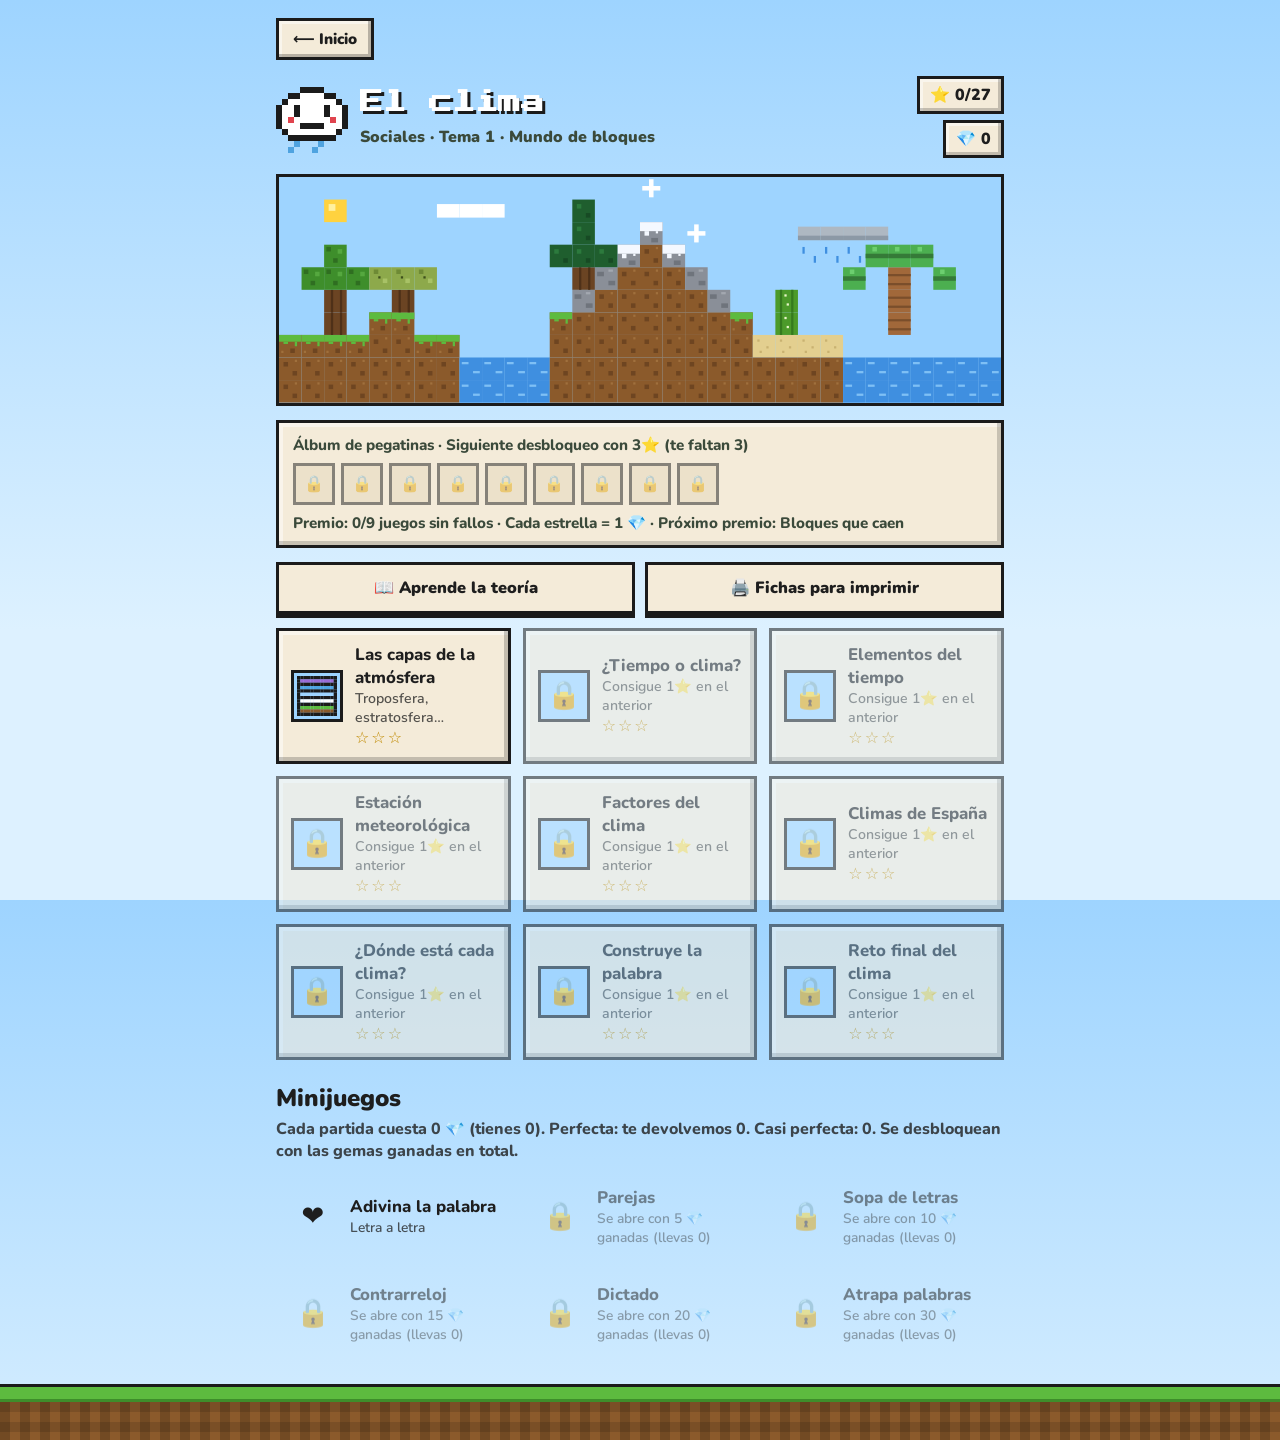
<file: sociales.html>
<!DOCTYPE html>
<html lang="es">
<head>
<meta charset="utf-8">
<meta name="viewport" content="width=device-width, initial-scale=1, viewport-fit=cover">
<title>El clima · Mundo de bloques · Sociales</title>
<link rel="icon" type="image/png" href="icono.png">
<link rel="apple-touch-icon" href="icono.png">
<link href="fonts/fonts.css" rel="stylesheet">
<script src="minijuegos.js"></script>
<script src="premios.js"></script>
<script src="extras.js"></script>
<script src="ceva.js"></script>
<style>
:root{
  --sky:#9ED4FF; --sky2:#DDF1FF; --ink:#1E1E1E; --soft:#3B4A3B;
  --card:#F4EBD9; --cardInk:#1E1E1E; --btn:#E6D8BC; --line:#1B1B1B;
  --accent:#3E8E2B; --grass:#5DBB3F; --dirt:#8B5A2B; --gold:#F2C94C; --ok:#2E8B3E; --bad:#C62F37;
  color-scheme:light; box-sizing:border-box;
  padding-top:env(safe-area-inset-top,0px); padding-bottom:env(safe-area-inset-bottom,0px);
}
*,*::before,*::after{box-sizing:inherit}
html{height:100%;scroll-padding-top:env(safe-area-inset-top,0px)}
body{margin:0;min-height:100%;color:var(--ink);font-family:"Nunito",system-ui,sans-serif;
  background:linear-gradient(to bottom,var(--sky),var(--sky2) 70%);display:flex;flex-direction:column;image-rendering:pixelated}
.ground{margin-top:auto;height:56px;flex:none;border-top:3px solid var(--line);
  background:linear-gradient(to bottom,#5DBB3F 0 12px,#3E8E2B 12px 15px,#8B5A2B 15px);position:relative}
.ground::after{content:"";position:absolute;inset:15px 0 0;
  background-image:linear-gradient(90deg,rgba(0,0,0,.18) 50%,transparent 50%),linear-gradient(rgba(0,0,0,.12) 50%,transparent 50%);
  background-size:20px 20px,20px 20px}
main{width:100%;max-width:760px;margin:0 auto;padding:18px 16px 28px;display:flex;flex-direction:column;gap:16px}
.px{font-family:"Press Start 2P",monospace}
h1{font-family:"Press Start 2P",monospace;font-size:clamp(1rem,4.8vw,1.45rem);line-height:1.45;margin:0;color:#fff;text-shadow:3px 3px 0 #1B1B1B}
.top{display:flex;align-items:center;gap:12px}
.top .mascot{width:72px;flex:none}
.top .sub{margin:6px 0 0;color:var(--soft);font-weight:900}
.stats{margin-left:auto;display:flex;flex-direction:column;align-items:flex-end;gap:6px}
.pill{background:var(--card);color:var(--cardInk);border:3px solid var(--line);padding:5px 10px;font-weight:900;white-space:nowrap;
  box-shadow:inset -3px -3px 0 rgba(0,0,0,.2),inset 3px 3px 0 rgba(255,255,255,.5)}
.homebtn{align-self:flex-start;display:inline-block;font:inherit;font-weight:900;font-size:.95rem;padding:8px 14px;border:3px solid var(--line);
  background:var(--card);color:var(--ink);text-decoration:none;box-shadow:inset -3px -3px 0 rgba(0,0,0,.25),inset 3px 3px 0 rgba(255,255,255,.5)}
.hero{border:3px solid var(--line);overflow:hidden;margin-bottom:14px;background:#9ED4FF}
.hero svg{display:block;width:100%;height:auto}
.album{background:var(--card);color:var(--cardInk);border:3px solid var(--line);padding:12px 14px;display:flex;flex-direction:column;gap:8px;
  box-shadow:inset -4px -4px 0 rgba(0,0,0,.18),inset 4px 4px 0 rgba(255,255,255,.45)}
.album .row{display:flex;flex-wrap:wrap;gap:6px;font-size:1.6rem;line-height:1}
.album .row span{width:42px;height:42px;display:grid;place-items:center;background:var(--btn);border:3px solid var(--line)}
.album .row span.lock{font-size:1rem;opacity:.5}
.album p{margin:0;font-weight:800;color:var(--soft);font-size:.95rem}
.grid{display:grid;grid-template-columns:repeat(auto-fill,minmax(210px,1fr));gap:12px}
.card{display:flex;align-items:center;gap:12px;text-align:left;padding:12px;background:var(--card);color:var(--cardInk);
  border:3px solid var(--line);box-shadow:inset -4px -4px 0 rgba(0,0,0,.2),inset 4px 4px 0 rgba(255,255,255,.5);cursor:pointer;font:inherit}
.card:active{box-shadow:inset 4px 4px 0 rgba(0,0,0,.25)}
.card .ic{width:52px;height:52px;flex:none;display:grid;place-items:center;font-size:1.7rem;background:#9ED4FF;border:3px solid var(--line)}
.card .ic svg{width:40px;height:40px}
.card b{display:block;font-size:1.05rem}
.card small{display:block;opacity:.75;font-size:.88rem}
.card .st{color:#C08A00;letter-spacing:2px;font-size:1rem}
.card.locked{opacity:.55;cursor:default}
button:focus-visible,.card:focus-visible{outline:4px solid var(--gold);outline-offset:3px}
.bar{display:flex;align-items:center;gap:10px}
.btn{font:inherit;font-weight:900;font-size:1.05rem;padding:12px 14px;border:3px solid var(--line);background:var(--btn);color:var(--cardInk);cursor:pointer;
  touch-action:manipulation;box-shadow:inset -4px -4px 0 rgba(0,0,0,.25),inset 4px 4px 0 rgba(255,255,255,.5)}
.btn:active{box-shadow:inset 4px 4px 0 rgba(0,0,0,.3)}
.btn.small{font-size:.9rem;padding:8px 12px}
.btn.go{background:var(--accent);color:#fff}
.btn.ok{background:var(--ok);color:#fff}
.btn.bad{background:var(--bad);color:#fff}
.btn:disabled{cursor:default}
.progress{flex:1;height:18px;border:3px solid var(--line);background:#5E3B1A;overflow:hidden}
.progress span{display:block;height:100%;width:0;background:repeating-linear-gradient(90deg,#5DBB3F 0 10px,#4CA632 10px 20px);transition:width .25s}
.panel{background:var(--card);color:var(--cardInk);border:3px solid var(--line);padding:16px;display:flex;flex-direction:column;gap:14px;
  box-shadow:inset -5px -5px 0 rgba(0,0,0,.15),inset 5px 5px 0 rgba(255,255,255,.45)}
.qhead{display:flex;align-items:center;gap:10px}
.qlabel{font-weight:900;font-size:1.15rem;margin:0;flex:1}
.speak{width:48px;height:48px;padding:0;font-size:1.3rem;flex:none}
.display{display:flex;flex-direction:column;align-items:center;gap:10px}
.sentence{font-family:"Baloo 2",sans-serif;font-weight:800;font-size:clamp(1.25rem,5.2vw,1.7rem);text-align:center;line-height:1.25}
.pix{display:block;border:3px solid var(--line);background:#fff}
.pix svg{display:block;width:100%;height:auto;shape-rendering:crispEdges}
.solo{width:min(150px,44vw)}
.scene{width:min(400px,88vw)}
.tower{width:min(360px,88vw)}
.opts{display:grid;grid-template-columns:1fr 1fr;gap:10px}
.opts.one{grid-template-columns:1fr}
.feedback{font-size:1.06rem;line-height:1.5;min-height:1.5em}
.feedback b.y{color:var(--ok)} .feedback b.n{color:var(--bad)}
.slots{display:flex;gap:4px;justify-content:center;flex-wrap:wrap}
.slot{width:30px;height:38px;border:3px solid var(--line);background:#E9F5FF;display:grid;place-items:center;font-family:"Press Start 2P",monospace;font-size:.85rem}
.slot.f{background:#5DBB3F;color:#fff;text-shadow:2px 2px 0 #1B1B1B}
.letters{display:flex;flex-wrap:wrap;gap:8px;justify-content:center}
.letters .btn{width:52px;height:52px;padding:0;font-family:"Press Start 2P",monospace;font-size:1rem;background:#B48A5A;color:#fff;text-shadow:2px 2px 0 #1B1B1B}
.shake{animation:shake .35s}
@keyframes shake{25%{transform:translateX(-6px)}50%{transform:translateX(6px)}75%{transform:translateX(-4px)}}
.result{text-align:center;align-items:center}
.result .stars{font-size:2.6rem;color:#C08A00;letter-spacing:6px}
.result .score{font-family:"Press Start 2P",monospace;font-size:1.6rem;line-height:1.3}
.unlock{background:var(--btn);border:3px dashed var(--accent);padding:10px 14px;font-weight:900}
.tip{margin:0;line-height:1.5;opacity:.85}
.pic{display:inline-block;width:34px;height:34px;vertical-align:middle;margin-right:6px}
.pic svg{width:100%;height:100%;shape-rendering:crispEdges}
.def{background:#fff;border:3px solid var(--line);padding:10px 12px;font-weight:800;text-align:center;line-height:1.4}
.ex-doc h1{font-family:"Nunito",Arial,sans-serif;color:#111;text-shadow:none;font-size:1.45rem}
[hidden]{display:none!important}
@media (max-width:430px){ .opts{grid-template-columns:1fr} }
@media (prefers-reduced-motion:reduce){.shake{animation:none}.progress span{transition:none}}
</style>
</head>
<body>
<main>
<a class="homebtn" href="index.html">⟵ Inicio</a>
  <header class="top">
    <span class="mascot" id="mascot" aria-hidden="true"></span>
    <div>
      <h1>El clima</h1>
      <p class="sub">Sociales · Tema 1 · Mundo de bloques</p>
    </div>
    <div class="stats">
      <span class="pill" id="starTotal">⭐ 0/27</span>
      <span class="pill" id="gemTotal">💎 0</span>
    </div>
  </header>

  <section id="menu">
    <div class="hero" id="hero" aria-hidden="true"></div>
    <div class="album">
      <p id="nextUnlock"></p>
      <div class="row" id="stickers"></div>
      <p id="prizeProg"></p>
    </div>
    <div id="exBtns"></div>
    <div class="grid" id="cards" style="margin-top:14px"></div>
    <div id="mgCards"></div>
  </section>

  <section id="play" hidden>
    <div class="bar">
      <button class="btn small" id="quit">Salir</button>
      <div class="progress"><span id="prog"></span></div>
      <span id="count" style="font-weight:900">1/8</span>
    </div>
    <div class="panel" style="margin-top:14px">
      <div class="qhead">
        <p class="qlabel" id="qLabel"></p>
        <button class="btn speak" id="speakBtn" aria-label="Escuchar" hidden>🔊</button>
      </div>
      <div class="display" id="disp"></div>
      <div id="opts"></div>
      <div class="feedback" id="fb" aria-live="polite"></div>
      <button class="btn go" id="next" hidden>Siguiente ➜</button>
    </div>
  </section>

  <section id="result" hidden>
    <div class="panel result">
      <div class="stars" id="rStars"></div>
      <div class="score" id="rScore"></div>
      <p id="rMsg" style="margin:0;font-size:1.15rem;font-weight:900"></p>
      <div class="unlock" id="rUnlock" hidden></div>
      <p class="tip" id="rTip"></p>
      <div style="display:flex;gap:10px;flex-wrap:wrap;justify-content:center">
        <button class="btn go" id="prize" hidden>Jugar al premio</button>
        <button class="btn go" id="again">Jugar otra vez</button>
        <button class="btn" id="toMenu">Volver al mundo</button>
      </div>
    </div>
  </section>
</main>
<div class="ground" aria-hidden="true"></div>

<script>
const $=id=>document.getElementById(id);
const rnd=a=>a[Math.floor(Math.random()*a.length)];
const shuffle=a=>{ a=[...a]; for(let i=a.length-1;i>0;i--){const j=Math.floor(Math.random()*(i+1));[a[i],a[j]]=[a[j],a[i]];} return a; };
const pick=(a,n)=>shuffle(a).slice(0,n);
const cap=s=>s.charAt(0).toUpperCase()+s.slice(1);
const speak=t=>CEVA.speak(t,"es-ES");
const canSpeak=!!((window.Android&&Android.speakLang)||("speechSynthesis" in window));

/* ---------- PIXEL ART ---------- */
const PAL={k:"#1B1B1B",w:"#FFFFFF",y:"#FFD23F",o:"#F59E0B",g:"#5DBB3F",G:"#3E8E2B",d:"#8B5A2B",D:"#5E3B1A",b:"#4FA3E0",B:"#2B6CB0",
  s:"#E3CF8F",S:"#C2A862",r:"#E0444E",R:"#9E2A2F",c:"#D5DDE5",C:"#8C99A6",n:"#F4F8FF",m:"#8A8F98",M:"#5F646C",L:"#8DA94B",p:"#9B6BD6",l:"#9ED4FF",v:"#4A3F3A",t:"#E5C04B",e:"#4C9A2A"};
function sprite(rows,bg){
  const h=rows.length,w=rows[0].length; let s=`<svg viewBox="0 0 ${w} ${h}" aria-hidden="true">`+(bg?`<rect width="${w}" height="${h}" fill="${bg}"/>`:"");
  rows.forEach((r,y)=>{ for(let x=0;x<w;x++){ const c=r[x]; if(c!=="."&&PAL[c]) s+=`<rect x="${x}" y="${y}" width="1.02" height="1.02" fill="${PAL[c]}"/>`; } });
  return s+"</svg>";
}
const SPR={
  thermo:["....kkk.....","...kwwwk....","...kwwwk....","...kwrwk.k..","...kwrwk....","...kwrwk.k..","...kwrwk....","...kwrwk.k..","..krrrrrk...","..krrrrrk...","..krrrrrk...","...kkkkk...."],
  rain:["............","...kkkk.....","..kccccKk...".replace("K","k"),".kccccccck..","kcccccccccck","kCCCCCCCCCCk",".kkkkkkkkkk.","..b...b...b.","..b..b...b..",".b...b..b...",".b..b...b...","............"],
  drop:[".....k......","....kbk.....","....kbk.....","...kbbbk....","...kbbbk....","..kbbwbbk...","..kbbwbbk...","..kbbbbbk...","..kbbbbbk...","...kbbbk....","....kkk.....","............"],
  wind:["............","kkkkkkkk....","........k...","....kkkk....","............","kkkkkkkkkk..","..........k.","......kkkk..","............","kkkkkk......",".......k....","....kkk....."],
  pluvio:["kkkkkkkkkkkk","kcccccccccck",".kcccccccck.","..kcccccck..","...kkcckk...","....kcck....","...kkkkkk...","...kwwwwk...","...kwwwwk...","...kbbbbk...","...kbbbbk...","...kkkkkk..."],
  anemo:["............",".kk......kk.","kcck....kcck",".kkkkkkkkkk.","....kCCk....",".....kk.....",".....CC.....",".....CC.....",".....CC.....",".....CC.....","...kkkkkk...","............"],
  veleta:[".....k......",".....krr....",".....krrr...",".....krrrr..",".....k......","kk...k....k.","kkkkkkkkkkkk","kk...k....k.",".....k......",".....k......","...kkkkk....","............"],
  baro:["...kkkkkk...","..kwwwwwwk..",".kwrwwwwbwk.","kwwwrwwwwwwk","kwwwwrwwwwwk","kwwwwwkwwwwk","kwwwwwwwwwwk","kwbwwwwwwrwk",".kwwwwwwwwk.","..kwwwwwwk..","...kkkkkk...","............"],
  higro:[".....k......","....kbk.....","...kbbbk....","...kbwbk....","....kkk.....","..kkkkkkkk..",".kwwwwwwwwk.",".kwwwkrwwwk.",".kwwwkwwwwk.",".kwrwwwwbwk.","..kkkkkkkk..","............"],
  sun:["....y..y....","..y.yyyy.y..","...yyyyyy...",".yyyoyyoyyy.","..yyyyyyyy..","yyyyyyyyyyyy","..yyoyyoyy..",".yyyyooyyyy.","...yyyyyy...","..y.yyyy.y..","....y..y....","............"],
  cloud:["............","............","....kkkk....","...kwwwwk...",".kkwwwwwwkk.","kwwwwwwwwwwk","kwwwwwwwwwwk",".kkkkkkkkkk.","............","............","............","............"],
  snow:["............",".....w......","..w..w..w...","...w.w.w....","....www.....","wwwwwwwwwww.","....www.....","...w.w.w....","..w..w..w...",".....w......","............","............"],
  globe:["....kkkk....","..kkbbbbkk..",".kbggbbbbbk.",".kbgggbbggk.","kbbggbbbgggk","kbbbbbbbggbk","kbbbbgbbbbbk","kbbbgggbbbbk",".kbbbggbbbk.",".kbbbbbbbbk.","..kkbbbbkk..","....kkkk...."],
  layers:["kkkkkkkkkkkk","kppppppppppk","kkkkkkkkkkkk","kbbbbbbbbbbk","kkkkkkkkkkkk","kllllllllllk","kkkkkkkkkkkk","kwwwwwwwwwwk","kkkkkkkkkkkk","kggggggggggk","kddddddddddk","kkkkkkkkkkkk"],
  mountain:["............",".....kk.....","....knnk....","...knnnnk...","...kmnnmk...","..kmmmmmmk..","..kmmMmmmk..",".kmmmmMmmmk.",".kmMmmmmmmk.","kmmmmmmMmmmk","kggggggggggk","kkkkkkkkkkkk"],
  map:["............","..kkkkkk....",".kggbgggkk..",".kgggggggk..","kggttttggk..","kgtttttttk..","kgttttttrk..",".kttttttrk..",".kkttttrrk..","...kkkkkk...","..........k.","........kkk."],
  pencil:["..........kk",".........kyk","........kyk.",".......kyk..","......kyk...",".....kyk....","....kyk.....","...kyk......","..kyk.......",".ksk........",".kk.........","............"],
  trophy:["............","kkkkkkkkkkkk","kyyyyyyyyyyk",".kyyyyyyyyk.","kkyyyyyyyykk","..kyyyyyyk..","...kyyyyk...","....kyyk....",".....kk.....","....kyyk....","...kkkkkk...","...kddddk..."],
  nubo:["............","....kkkk....","..kkwwwwkk..",".kwwwwwwwwk.","kwwkwwwwkwwk","kwwkwwwwkwwk","kwrwwwwwwrwk","kwwwkkkkwwwk",".kwwwwwwwwk.","..kkkkkkkk..","...b...b....","..b...b....."]
};
const spr=(n,bg)=>sprite(SPR[n],bg);

/* bloques 10x10 para paisajes */
const T=10;
function blk(x,y,t){
  const X=x*T,Y=y*T, r=(c,dx,dy,w,h)=>`<rect x="${X+dx}" y="${Y+dy}" width="${w}" height="${h}" fill="${c}"/>`;
  switch(t){
    case"grass": return r("#8B5A2B",0,0,10,10)+r("#5DBB3F",0,0,10,3)+r("#5DBB3F",2,3,2,1)+r("#5DBB3F",7,3,1,2)+r("#6E4521",5,6,2,2)+r("#A0703D",1,7,1,1);
    case"dry": return r("#8B5A2B",0,0,10,10)+r("#C9B45A",0,0,10,3)+r("#C9B45A",3,3,2,1)+r("#6E4521",6,6,2,2);
    case"dirt": return r("#8B5A2B",0,0,10,10)+r("#6E4521",2,2,2,2)+r("#6E4521",6,6,2,2)+r("#A0703D",7,1,1,1);
    case"stone": return r("#8A8F98",0,0,10,10)+r("#6F747C",1,2,3,2)+r("#6F747C",6,6,3,2)+r("#A3A8B0",6,1,2,1);
    case"snow": return r("#8A8F98",0,0,10,10)+r("#F4F8FF",0,0,10,4)+r("#F4F8FF",2,4,2,2)+r("#F4F8FF",7,4,1,1)+r("#6F747C",5,7,3,2);
    case"sand": return r("#E3CF8F",0,0,10,10)+r("#C9B271",2,2,1,1)+r("#C9B271",6,5,1,1)+r("#C9B271",3,7,1,1);
    case"water": return r("#3F8FE0",0,0,10,10)+r("#7FC0F5",1,2,3,1)+r("#7FC0F5",6,6,3,1);
    case"lava": return r("#4A3F3A",0,0,10,10)+r("#5E524C",1,1,3,2)+r("#34302D",6,5,3,3);
    case"leaf": return r("#3E8E2B",0,0,10,10)+r("#2F6E21",1,1,2,2)+r("#55A83F",6,2,2,2)+r("#2F6E21",4,6,2,2);
    case"olive": return r("#8DA94B",0,0,10,10)+r("#6E8A35",2,1,2,2)+r("#A8C266",6,5,2,2)+r("#3D4F1C",4,4,1,1);
    case"pine": return r("#1F5E2E",0,0,10,10)+r("#2C7A3D",2,2,2,2)+r("#174A24",6,6,2,2);
    case"palm": return r("#4CAF50",0,0,10,10)+r("#357A38",0,4,10,2)+r("#6CCF6F",3,1,2,2);
    case"wood": return r("#6B4423",0,0,10,10)+r("#4E3018",3,0,1,10)+r("#4E3018",7,0,1,10);
    case"palmwood": return r("#A1683A",0,0,10,10)+r("#7A4E2B",0,3,10,1)+r("#7A4E2B",0,7,10,1);
    case"cactus": return r("#4C9A2A",0,0,10,10)+r("#357A1E",2,0,1,10)+r("#357A1E",7,0,1,10)+r("#E8F5C8",4,2,1,1)+r("#E8F5C8",5,6,1,1);
    case"wheat": return r("#E5C04B",1,2,1,8)+r("#E5C04B",4,0,1,10)+r("#E5C04B",7,3,1,7)+r("#C99A1C",0,2,3,2)+r("#C99A1C",3,0,3,2)+r("#C99A1C",6,3,3,2);
    case"flower": return r("#3E8E2B",4,4,2,6)+r("#E0444E",3,1,4,3)+r("#FFD23F",4,2,2,1);
    case"cloud": return r("#FFFFFF",0,2,10,6);
    case"dark": return r("#AEB8C2",0,2,10,6)+r("#8C99A6",0,6,10,2);
    case"rain": return r("#3F8FE0",2,1,1,3)+r("#3F8FE0",7,5,1,3);
    case"flake": return r("#FFFFFF",4,1,2,8)+r("#FFFFFF",1,4,8,2);
    case"sun": return r("#FFD23F",0,0,10,10)+r("#FFF0A0",2,2,3,3);
    case"sunO": return r("#FFB84D",0,0,10,10)+r("#FFE08A",2,2,3,3);
  }
  return "";
}
function scene(sky,list,w=16,h=10){
  let s=`<svg viewBox="0 0 ${w*T} ${h*T}" aria-hidden="true"><rect width="${w*T}" height="${h*T}" fill="${sky}"/>`;
  list.forEach(([x,y,t])=>s+=blk(x,y,t)); return s+"</svg>";
}
/* utilidades para construir paisajes */
const col=(x,top,h,topT,under)=>{ const a=[[x,top,topT]]; for(let y=top+1;y<h;y++) a.push([x,y,under]); return a; };
function land(hs,topT,under,h=10){ return hs.flatMap((t,x)=>t==null?[]:col(x,t,h,typeof topT==="function"?topT(x,t):topT,typeof under==="function"?under(x):under)); }
const oak=(x,y)=>[[x,y-1,"wood"],[x,y-2,"wood"],[x-1,y-3,"leaf"],[x,y-3,"leaf"],[x+1,y-3,"leaf"],[x,y-4,"leaf"]];
const olv=(x,y)=>[[x,y-1,"wood"],[x-1,y-2,"olive"],[x,y-2,"olive"],[x+1,y-2,"olive"]];
const pin=(x,y)=>[[x,y-1,"wood"],[x-1,y-2,"pine"],[x,y-2,"pine"],[x+1,y-2,"pine"],[x,y-3,"pine"],[x,y-4,"pine"]];
const palm=(x,y)=>[[x,y-1,"palmwood"],[x,y-2,"palmwood"],[x,y-3,"palmwood"],[x-1,y-4,"palm"],[x,y-4,"palm"],[x+1,y-4,"palm"],[x-2,y-3,"palm"],[x+2,y-3,"palm"]];
const cloud=(x,y,t="cloud",n=3)=>[...Array(n)].map((_,i)=>[x+i,y,t]);
const rainRow=(x,y,n)=>[...Array(n)].map((_,i)=>[x+i,y,"rain"]);

const BIOMES={
  "oceánico":scene("#B7C7D6",[...cloud(1,0,"dark",5),...cloud(9,1,"dark",5),...rainRow(1,1,5),...rainRow(9,2,5),
    ...land([6,6,7,7,7,6,6,6,7,7,7,7,6,6,7,7],"grass","dirt"),...oak(2,6),...oak(6,6),...oak(12,6),...oak(15,7),[9,6,"flower"],[4,6,"flower"]]),
  "continental":scene("#9ED4FF",[[13,1,"sun"],...cloud(3,1),
    ...land([7,7,7,7,7,7,7,7,7,7,7,7,7,7,7,7],"dry","dirt"),...[0,1,2,4,5,6,7,9,10,11].map(x=>[x,6,"wheat"]),...oak(14,7)]),
  "mediterráneo":scene("#9ED4FF",[[2,1,"sun"],...cloud(8,1),
    ...land([6,6,6,6,7,7,7,7,null,null,null,null,null,null,null,null],"grass","dirt"),[7,7,"sand"],
    ...land([null,null,null,null,null,null,null,null,8,8,8,8,8,8,8,8],"water","water"),[8,8,"sand"],[8,9,"sand"],[9,9,"sand"],
    ...olv(2,6),...olv(5,7),[8,7,"sand"]]),
  "semidesértico":scene("#FFE3B3",[[12,1,"sunO"],[13,1,"sunO"],[12,2,"sunO"],[13,2,"sunO"],
    ...land([7,7,7,6,6,7,7,7,8,8,7,7,7,7,8,8],"sand","sand"),[4,5,"cactus"],[4,4,"cactus"],[4,3,"cactus"],[3,4,"cactus"],[11,6,"cactus"],[11,5,"cactus"],[12,5,"cactus"],[15,7,"dry"]]),
  "de montaña":scene("#C9E6FF",[...cloud(12,0),[2,1,"flake"],[6,0,"flake"],[14,2,"flake"],
    ...land([8,7,6,5,4,3,4,5,6,5,4,2,3,4,6,8],(x,t)=>t<=4?"snow":t<=6?"stone":"grass","stone"),...pin(1,8),...pin(14,6)]),
  "subtropical":scene("#9ED4FF",[[1,1,"sun"],...cloud(10,1),
    ...land([null,null,null,7,6,5,5,6,7,null,null,null,null,null,null,null],(x,t)=>t<=5?"lava":"sand","lava"),
    ...land([8,8,8,null,null,null,null,null,null,8,8,8,8,8,8,8],"water","water"),[3,8,"sand"],[8,8,"sand"],[3,9,"sand"],[8,9,"sand"],...palm(7,6)])
};

/* torre de capas */
const LAYERS=["troposfera","estratosfera","mesosfera","termosfera","exosfera"];
const LCOL={troposfera:"#9ED4FF",estratosfera:"#6FA8E8",mesosfera:"#4A6FC7",termosfera:"#3A3F9E",exosfera:"#1C1B4A"};
function tower(hi,showNames){
  const W=180,LH=26,H=LH*5+24; let s=`<svg viewBox="0 0 ${W} ${H}" aria-hidden="true">`;
  LAYERS.slice().reverse().forEach((n,i)=>{ const y=i*LH;
    s+=`<rect x="0" y="${y}" width="${W}" height="${LH}" fill="${LCOL[n]}" stroke="#1B1B1B" stroke-width="2"/>`;
    if(n==="exosfera") s+=`<rect x="20" y="${y+6}" width="2" height="2" fill="#fff"/><rect x="140" y="${y+14}" width="2" height="2" fill="#fff"/><rect x="100" y="${y+5}" width="2" height="2" fill="#fff"/>`;
    if(showNames||n===hi) s+=`<text x="${W/2}" y="${y+17}" text-anchor="middle" font-family="'Press Start 2P',monospace" font-size="${n===hi&&!showNames?9:7}" fill="#fff" stroke="#1B1B1B" stroke-width=".6">${n===hi&&!showNames?"???":n.toUpperCase()}</text>`;
    if(n===hi) s+=`<rect x="1" y="${y+1}" width="${W-2}" height="${LH-2}" fill="none" stroke="#FFD23F" stroke-width="4"/>`;
  });
  s+=`<rect x="0" y="${LH*5}" width="${W}" height="8" fill="#5DBB3F" stroke="#1B1B1B" stroke-width="2"/><rect x="0" y="${LH*5+8}" width="${W}" height="16" fill="#8B5A2B" stroke="#1B1B1B" stroke-width="2"/>`;
  return s+"</svg>";
}

/* ---------- DATOS ---------- */
const CLIMAS={
  "oceánico":{temp:"suaves todo el año",prec:"abundantes",donde:"el norte de España",lugares:["Galicia","Asturias","Cantabria","el País Vasco"],
    desc:"Temperaturas suaves todo el año y precipitaciones abundantes."},
  "continental":{temp:"muy frías en invierno y calurosas en verano",prec:"escasas",donde:"el interior de la península",lugares:["Madrid","Toledo","Illescas","Valladolid","Albacete"],
    desc:"Inviernos muy fríos, veranos calurosos y precipitaciones escasas."},
  "mediterráneo":{temp:"suaves en invierno y calurosas en verano",prec:"escasas",donde:"la costa del Mediterráneo y las islas Baleares",lugares:["Barcelona","Valencia","Mallorca","Málaga"],
    desc:"Inviernos suaves, veranos calurosos y precipitaciones escasas."},
  "semidesértico":{temp:"suaves en invierno y muy calurosas en verano",prec:"muy escasas",donde:"el sureste de España",lugares:["Almería","Murcia"],
    desc:"Inviernos suaves, veranos muy calurosos y casi no llueve."},
  "de montaña":{temp:"muy frías en invierno y frescas en verano",prec:"abundantes, muchas veces en forma de nieve",donde:"las zonas altas de las montañas",lugares:["los Pirineos","Sierra Nevada","los Picos de Europa"],
    desc:"Inviernos muy fríos, veranos frescos y precipitaciones abundantes, muchas veces de nieve."},
  "subtropical":{temp:"cálidas todo el año",prec:"escasas",donde:"las islas Canarias",lugares:["Tenerife","Gran Canaria","Lanzarote"],
    desc:"Temperaturas cálidas todo el año y llueve poco."}
};
const CN=Object.keys(CLIMAS);
const LFACT=[
  ["Es la capa más cercana a la Tierra: en ella vivimos y respiramos.","troposfera","La troposfera es la capa de abajo, la que toca el suelo."],
  ["En esta capa se forman las nubes, la lluvia y el viento.","troposfera","Casi todo el tiempo atmosférico ocurre en la troposfera."],
  ["Aquí está la capa de ozono, que nos protege de los rayos ultravioleta del Sol.","estratosfera","La capa de ozono está en la estratosfera, justo encima de la troposfera."],
  ["En esta capa se queman los meteoritos y vemos las estrellas fugaces.","mesosfera","Los meteoritos se desintegran en la mesosfera."],
  ["Es la capa más fría de la atmósfera.","mesosfera","En la parte alta de la mesosfera hace muchísimo frío, ¡unos 90 grados bajo cero!"],
  ["En esta capa se forman las auroras polares.","termosfera","Las auroras polares se forman en la termosfera."],
  ["Aunque está muy alta, en esta capa la temperatura es altísima.","termosfera","Termo- significa calor: en la termosfera hace muchísimo calor."],
  ["Es la última capa: después ya empieza el espacio.","exosfera","Exo- significa fuera: la exosfera es la capa de fuera del todo."]
];
const TIEMPO=["Hoy en Illescas hace sol y estamos a 20 grados.","Esta tarde va a llover en Toledo.","Mañana nevará en la sierra.","Ahora mismo sopla mucho viento en el patio.",
  "Ayer granizó en Madrid.","Este fin de semana habrá tormenta en Valencia.","Esta mañana hay niebla en la carretera.","Esta noche bajarán mucho las temperaturas."];
const CLIMA_S=["En Galicia llueve mucho durante todo el año.","En Canarias hace calor casi todo el año.","En el interior de la península los inviernos son fríos y los veranos calurosos.",
  "En la costa mediterránea llueve poco.","En las montañas los inviernos son muy fríos.","En el sureste de España casi nunca llueve.",
  "En el norte de España las temperaturas son suaves todo el año.","En Almería los veranos suelen ser muy calurosos y secos."];
const ELEM={
  "temperatura":["Lo caliente o lo frío que está el aire.","thermo"],
  "precipitaciones":["El agua que cae de las nubes: lluvia, nieve o granizo.","rain"],
  "humedad":["La cantidad de vapor de agua que hay en el aire.","drop"],
  "presión atmosférica":["El peso del aire sobre la superficie de la Tierra.","baro"],
  "viento":["El aire en movimiento.","wind"]
};
const EN=Object.keys(ELEM);
const INSTR={
  "termómetro":["la temperatura","thermo"],
  "pluviómetro":["la cantidad de agua que cae (lluvia, nieve o granizo)","pluvio"],
  "anemómetro":["la velocidad del viento","anemo"],
  "veleta":["la dirección del viento","veleta"],
  "barómetro":["la presión atmosférica","baro"],
  "higrómetro":["la humedad del aire","higro"]
};
const IN=Object.keys(INSTR);
const FACT={
  "la distancia al mar":"Cerca del mar hace menos calor en verano y menos frío en invierno, y llueve más.",
  "el relieve":"Las montañas detienen las nubes y no las dejan pasar hacia el interior.",
  "la altitud":"Cuanto más alto, más frío hace y más llueve.",
  "la latitud":"Cerca de los polos hace más frío; cerca del Ecuador hace más calor."
};
const FN=Object.keys(FACT);
const FCASE=[
  ["Santander está junto al mar y Madrid está lejos. Por eso en Santander los inviernos son menos fríos.","la distancia al mar"],
  ["En la costa los veranos son menos calurosos que en el interior.","la distancia al mar"],
  ["Las nubes que vienen del Atlántico chocan con las montañas y descargan la lluvia antes de llegar a la meseta.","el relieve"],
  ["Detrás de una cordillera llueve mucho menos que delante.","el relieve"],
  ["En lo alto de la sierra hace más frío que en el pueblo del valle.","la altitud"],
  ["En la cima de la montaña hay nieve aunque abajo no haya.","la altitud"],
  ["Canarias está más cerca del Ecuador que el resto de España: hace calor casi todo el año.","la latitud"],
  ["En los países que están cerca del Polo Norte hace mucho frío.","la latitud"]
];
const WORDS=[
  ["TROPOSFERA","La capa de la atmósfera donde vivimos y se forman las nubes."],
  ["ESTRATOSFERA","La capa donde está la capa de ozono."],
  ["MESOSFERA","La capa donde se queman los meteoritos."],
  ["TERMOSFERA","La capa donde se forman las auroras polares."],
  ["EXOSFERA","La última capa de la atmósfera."],
  ["CLIMA","El tiempo que suele hacer en un lugar durante muchos años."],
  ["VIENTO","El aire en movimiento."],
  ["HUMEDAD","El vapor de agua que hay en el aire."],
  ["VELETA","Indica la dirección del viento."],
  ["TERMÓMETRO","Mide la temperatura."],
  ["BARÓMETRO","Mide la presión atmosférica."],
  ["ANEMÓMETRO","Mide la velocidad del viento."],
  ["PLUVIÓMETRO","Mide el agua que cae cuando llueve o nieva."],
  ["HIGRÓMETRO","Mide la humedad del aire."],
  ["ALTITUD","La altura de un lugar sobre el nivel del mar."],
  ["LATITUD","La distancia de un lugar al Ecuador."],
  ["RELIEVE","Las montañas, valles y llanuras de un territorio."],
  ["CANARIAS","Las islas con clima subtropical."]
];

/* ---------- PREGUNTAS ---------- */
const opt=a=>a.map(x=>({html:cap(x),val:x}));
const mc=(key,label,display,options,answer,explain,one)=>({key,label,display,options:opt(options),answer,explain,one});
const sent=t=>`<div class="sentence">${t}</div>`;
const def=t=>`<div class="def">${t}</div>`;
const four=(all,a)=>shuffle([a,...pick(all.filter(x=>x!==a),3)]);
const GEN={
  atm(){
    const k=Math.random();
    if(k<.35){ const n=rnd(LAYERS); return mc("t"+n,"¿Cómo se llama la capa marcada?",`<span class="pix tower">${tower(n,false)}</span>`,four(LAYERS,n),n,
      `Es la ${n}. De abajo arriba: troposfera, estratosfera, mesosfera, termosfera y exosfera.`); }
    if(k<.75){ const [s,a,e]=rnd(LFACT); return mc("f"+s,"¿De qué capa hablamos?",def(s),four(LAYERS,a),a,e); }
    if(k<.9){ const up=Math.random()<.5, i=up?Math.floor(Math.random()*4):1+Math.floor(Math.random()*4), a=LAYERS[up?i+1:i-1];
      return mc("o"+up+i,up?"¿Qué capa está justo encima?":"¿Qué capa está justo debajo?",sent(`${up?"Encima":"Debajo"} de la ${LAYERS[i]} está la…`),four(LAYERS.filter(x=>x!==LAYERS[i]),a),a,
        "Orden de abajo arriba: troposfera, estratosfera, mesosfera, termosfera, exosfera."); }
    return rnd([
      ()=>mc("bio","¿Es una capa de la atmósfera?",sent("¿La biosfera es una capa de la atmósfera?"),["no","sí"],"no","La biosfera es donde viven los seres vivos, pero no es una capa de la atmósfera."),
      ()=>mc("n5","Elige.",sent("¿Cuántas capas tiene la atmósfera?"),["5","3","4","6"],"5","Tiene cinco capas: troposfera, estratosfera, mesosfera, termosfera y exosfera."),
      ()=>mc("aire","Completa.",sent("La atmósfera es la capa de ___ que rodea la Tierra."),["aire","agua","roca","hielo"],"aire","La atmósfera es la capa de aire que rodea la Tierra.")
    ])();
  },
  tiempo(){
    const k=Math.random();
    if(k<.7){ const t=Math.random()<.5, s=rnd(t?TIEMPO:CLIMA_S); return mc("s"+s,"¿Tiempo atmosférico o clima?",sent(s),["tiempo atmosférico","clima"],t?"tiempo atmosférico":"clima",
      t?"Habla de un momento concreto (hoy, mañana, ahora…): es el tiempo atmosférico.":"Habla de lo que pasa normalmente durante muchos años: es el clima."); }
    return rnd([
      ()=>mc("dt","¿Qué es?",def("El estado de la atmósfera en un momento y un lugar concretos."),["tiempo atmosférico","clima"],"tiempo atmosférico","El tiempo atmosférico cambia de un día a otro."),
      ()=>mc("dc","¿Qué es?",def("El tiempo que suele hacer en un lugar durante un periodo largo, de muchos años."),["clima","tiempo atmosférico"],"clima","El clima es lo que pasa normalmente en un lugar año tras año."),
      ()=>mc("me","¿Qué ciencia es?",def("La ciencia que estudia el tiempo atmosférico."),["meteorología","climatología"],"meteorología","La meteorología estudia el tiempo. Por eso a quien da el tiempo en la tele le llamamos meteorólogo."),
      ()=>mc("cl","¿Qué ciencia es?",def("La ciencia que estudia el clima."),["climatología","meteorología"],"climatología","La climatología estudia el clima.")
    ])();
  },
  elem(){
    const k=Math.random(), e=rnd(EN), [d,sp]=ELEM[e];
    if(k<.5) return mc("d"+e,"¿Qué elemento del tiempo es?",def(d),four(EN,e),e,`${cap(e)}: ${d.charAt(0).toLowerCase()+d.slice(1)}`);
    if(k<.8) return mc("p"+e,"¿Qué elemento del tiempo representa el dibujo?",`<span class="pix solo">${spr(sp)}</span>`,four(EN,e),e,`${cap(e)}: ${d.charAt(0).toLowerCase()+d.slice(1)}`);
    return rnd([
      ()=>mc("pr","Elige.",sent("La lluvia, la nieve y el granizo son…"),["precipitaciones","humedad","viento","presión atmosférica"],"precipitaciones","Todas son agua que cae de las nubes: precipitaciones."),
      ()=>mc("no","¿Cuál NO es un elemento del tiempo?",sent("¿Cuál de estos NO es un elemento del tiempo?"),["el relieve","la temperatura","el viento","la humedad"],"el relieve","El relieve es un factor del clima, no un elemento del tiempo.")
    ])();
  },
  instr(){
    const k=Math.random(), i=rnd(IN), [m,sp]=INSTR[i];
    if(k<.35) return mc("m"+i,"¿Qué mide?",sent(`¿Qué mide ${i==="veleta"?"la":"el"} ${i}?`),four(IN.map(x=>INSTR[x][0]),m),m,`${i==="veleta"?"La":"El"} ${i} ${i==="veleta"?"indica":"mide"} ${m}.`,true);
    if(k<.7) return mc("q"+i,"¿Qué instrumento es?",def(`${i==="veleta"?"Indica":"Mide"} ${m}.`),four(IN,i),i,`Es ${i==="veleta"?"la":"el"} ${i}.`);
    return mc("p"+i,"¿Qué instrumento de la estación meteorológica es?",`<span class="pix solo">${spr(sp)}</span>`,four(IN,i),i,`Es ${i==="veleta"?"la":"el"} ${i}: ${i==="veleta"?"indica":"mide"} ${m}.`);
  },
  fact(){
    const k=Math.random();
    if(k<.45){ const f=rnd(FN); return mc("d"+f,"¿Qué factor del clima es?",def(FACT[f]),shuffle(FN),f,`Es ${f}. ${FACT[f]}`); }
    if(k<.9){ const [s,a]=rnd(FCASE); return mc("c"+s,"¿Qué factor lo explica?",def(s),shuffle(FN),a,`Lo explica ${a}. ${FACT[a]}`); }
    return rnd([
      ()=>mc("al","Elige.",sent("Cuanto más alto subes en una montaña…"),["más frío hace","más calor hace"],"más frío hace","Con la altitud la temperatura baja: arriba hace más frío."),
      ()=>mc("ma","Elige.",sent("Cerca del mar, las temperaturas son…"),["más suaves","más extremas"],"más suaves","El mar suaviza las temperaturas: menos calor en verano y menos frío en invierno.")
    ])();
  },
  climas(){
    const k=Math.random(), c=rnd(CN), C=CLIMAS[c];
    if(k<.45) return mc("d"+c,"¿Qué clima es?",def(C.desc),four(CN,c),c,`Es el clima ${c}: ${C.desc.charAt(0).toLowerCase()+C.desc.slice(1)}`);
    if(k<.75){ const ps=["abundantes","escasas","muy escasas"], a=C.prec.startsWith("abundantes")?"abundantes":C.prec;
      return mc("p"+c,"¿Cómo son las precipitaciones?",sent(`En el clima ${c}, las precipitaciones son…`),ps,a,`Clima ${c}: precipitaciones ${C.prec}.`,true); }
    const ts=[...new Set(CN.map(x=>CLIMAS[x].temp))];
    return mc("t"+c,"¿Cómo son las temperaturas?",sent(`En el clima ${c}, las temperaturas son…`),four(ts,C.temp),C.temp,`Clima ${c}: temperaturas ${C.temp}.`,true);
  },
  donde(){
    const k=Math.random(), c=rnd(CN), C=CLIMAS[c];
    if(k<.4){ const l=rnd(C.lugares); return mc("l"+l,"¿Qué clima tiene?",sent(`¿Qué clima tiene ${l}?`),four(CN,c),c,`${cap(l)} está en ${C.donde}: clima ${c}.`); }
    if(k<.7) return mc("w"+c,"¿Dónde está este clima?",sent(`¿Dónde encontramos el clima ${c}?`),four(CN.map(x=>CLIMAS[x].donde),C.donde),C.donde,`El clima ${c} está en ${C.donde}.`,true);
    return mc("b"+c,"¿Qué clima es este paisaje?",`<span class="pix scene">${BIOMES[c]}</span>`,four(CN,c),c,`Es el clima ${c}. ${C.desc}`);
  }
};

const GAMES=[
  {id:"atm",   ic:"layers", name:"Las capas de la atmósfera",topic:"Troposfera, estratosfera…"},
  {id:"tiempo",ic:"sun",    name:"¿Tiempo o clima?",topic:"Meteorología y climatología"},
  {id:"elem",  ic:"rain",   name:"Elementos del tiempo",topic:"Temperatura, viento, humedad…"},
  {id:"instr", ic:"anemo",  name:"Estación meteorológica",topic:"Termómetro, veleta…"},
  {id:"fact",  ic:"mountain",name:"Factores del clima",topic:"Mar, relieve, altitud, latitud"},
  {id:"climas",ic:"globe",  name:"Climas de España",topic:"Temperaturas y precipitaciones"},
  {id:"donde", ic:"map",    name:"¿Dónde está cada clima?",topic:"Lugares y paisajes"},
  {id:"spell", ic:"pencil", name:"Construye la palabra",topic:"Bloque a bloque"},
  {id:"final", ic:"trophy", name:"Reto final del clima",topic:"De todo un poco"}
];
const TIPS={
  atm:"De abajo arriba: TROPO, ESTRATO, MESO, TERMO, EXO.",
  tiempo:"Hoy, mañana, ahora → tiempo. Siempre, normalmente, todo el año → clima.",
  elem:"Los cinco elementos: temperatura, precipitaciones, humedad, presión y viento.",
  instr:"Veleta = dirección del viento. Anemómetro = velocidad del viento.",
  fact:"Los cuatro factores: distancia al mar, relieve, altitud y latitud.",
  climas:"Oceánico = llueve mucho. Semidesértico = casi no llueve. Subtropical = calor todo el año.",
  donde:"Norte = oceánico. Interior = continental. Canarias = subtropical.",
  spell:"Lee la pista y toca las letras en orden.",
  final:"Si fallas algo, vuelve a ese juego y repásalo."
};

const MILES=[
  {at:3,st:"🌱",name:"Brote"},{at:6,st:"🌧️",name:"Lluvia"},{at:9,st:"☀️",name:"Sol"},{at:12,st:"❄️",name:"Nieve"},{at:15,st:"🌵",name:"Cactus"},
  {at:18,st:"🌊",name:"Mar"},{at:21,st:"🌋",name:"Volcán"},{at:24,st:"🌈",name:"Arcoíris"},{at:27,st:"👑",name:"Corona"}
];

/* ---------- ESTADO ---------- */
const KEY="climaSociales_v1_"+PROFILE;
let save={best:{},perfect:{}};
try{ const s=JSON.parse(STORE.get(KEY)); if(s) save=Object.assign(save,s); }catch(e){}
const persist=()=>STORE.set(KEY,JSON.stringify(save));
const totalStars=()=>GAMES.reduce((a,g)=>a+(save.best[g.id]||0),0);
const isOpen=i=>i===0||(save.best[GAMES[i-1].id]||0)>=1;
const starStr=n=>"★".repeat(n)+"☆".repeat(3-n);
const starsFor=(s,t)=>{const p=s/t;return p>=.9?3:p>=.7?2:p>=.4?1:0;};

function renderMenu(){
  const tot=totalStars();
  $("starTotal").textContent=`⭐ ${tot}/27`;
  $("gemTotal").textContent=`💎 ${CEVA.wallet(PROFILE)}`;
  $("stickers").innerHTML=MILES.map(m=>tot>=m.at?`<span title="${m.name}">${m.st}</span>`:`<span class="lock">🔒</span>`).join("");
  const nx=MILES.find(m=>tot<m.at);
  $("nextUnlock").textContent=nx?`Álbum de pegatinas · Siguiente desbloqueo con ${nx.at}⭐ (te faltan ${nx.at-tot})`:"Álbum completo. ¡Eres un crack del clima!";
  const done=GAMES.filter(g=>save.perfect[g.id]).length;
  $("prizeProg").textContent=`Premio: ${done}/${GAMES.length} juegos sin fallos`+(save.vueltas?` · Vueltas completadas: ${save.vueltas}`:"")+" · Cada estrella = 1 💎";
  const box=$("cards"); box.innerHTML="";
  GAMES.forEach((g,i)=>{
    const open=isOpen(i), b=document.createElement("button");
    b.className="card"+(open?"":" locked");
    b.innerHTML=`<span class="ic">${open?spr(g.ic):"🔒"}</span><span><b>${g.name}</b><small>${open?g.topic:"Consigue 1⭐ en el anterior"}</small>
      <span class="st">${starStr(save.best[g.id]||0)}${save.perfect[g.id]?" ✔":""}</span></span>`;
    if(open) b.onclick=()=>start(g.id); else b.disabled=true;
    box.appendChild(b);
  });
}
function show(id){ ["menu","play","result"].forEach(s=>$(s).hidden=s!==id); window.scrollTo(0,0); }

let S=null;
function buildQs(kinds,n){
  const used=new Set(), qs=[]; let tries=0;
  while(qs.length<n&&tries<500){ tries++; const q=GEN[rnd(kinds)](); if(used.has(q.key)) continue; used.add(q.key); qs.push(q); }
  while(qs.length<n) qs.push(GEN[rnd(kinds)]());
  return qs;
}
function start(id){
  S={id,i:0,score:0,answered:false,before:totalStars()};
  if(id==="spell"){ S.words=pick(WORDS,6); S.total=6; }
  else if(id==="final"){ S.qs=buildQs(["atm","tiempo","elem","instr","fact","climas","donde"],10); S.total=10; }
  else { S.qs=buildQs([id],8); S.total=8; }
  show("play"); render();
}
function header(){
  $("count").textContent=`${S.i+1}/${S.total}`;
  $("prog").style.width=(S.i/S.total*100)+"%";
  $("fb").innerHTML=""; $("next").hidden=true; S.answered=false;
}
function render(){
  header();
  if(S.id==="spell") return renderSpell();
  const q=S.qs[S.i];
  $("qLabel").textContent=q.label;
  $("disp").innerHTML=q.display;
  const txt=$("disp").querySelector(".sentence,.def");
  $("speakBtn").hidden=!canSpeak||!txt; $("speakBtn").onclick=()=>{ if(txt) speak(txt.textContent.replace(/_+/g,"…")); };
  const o=$("opts"); o.innerHTML=""; o.className="opts"+(q.one?" one":"");
  q.options.forEach(op=>{ const b=document.createElement("button"); b.className="btn"; b.innerHTML=op.html; b.dataset.val=op.val; b.onclick=()=>choose(op.val,b); o.appendChild(b); });
}
function choose(val,btn){
  if(S.answered) return; S.answered=true;
  const q=S.qs[S.i], ok=val===q.answer;
  [...$("opts").children].forEach(b=>{ b.disabled=true; if(b.dataset.val===q.answer) b.classList.add("ok"); });
  if(!ok) btn.classList.add("bad","shake"); else S.score++;
  $("fb").innerHTML=(ok?'<b class="y">¡Bloque conseguido! ⛏️</b> ':'<b class="n">¡Ups!</b> ')+q.explain;
  $("next").hidden=false; $("next").focus();
}

/* construye la palabra */
function renderSpell(){
  const [w,d]=S.words[S.i]; S.pos=0; S.miss=false;
  $("qLabel").textContent="Construye la palabra bloque a bloque.";
  $("speakBtn").hidden=!canSpeak; $("speakBtn").onclick=()=>speak(d);
  $("disp").innerHTML=`${def(d)}<div class="slots" id="slots">${[...w].map(()=>`<span class="slot"></span>`).join("")}</div>`;
  const o=$("opts"); o.className="letters";
  let L=shuffle([...w]); if(L.join("")===w) L=shuffle(L);
  o.innerHTML=L.map(l=>`<button class="btn" data-l="${l}">${l}</button>`).join("");
  o.querySelectorAll("button").forEach(b=>b.onclick=()=>tapLetter(b));
}
function tapLetter(b){
  if(S.answered||b.disabled) return;
  const [w]=S.words[S.i];
  if(b.dataset.l===w[S.pos]){
    const sl=$("slots").children[S.pos]; sl.textContent=b.dataset.l; sl.classList.add("f"); b.disabled=true; b.style.visibility="hidden"; S.pos++;
    if(S.pos===w.length){ S.answered=true; if(!S.miss) S.score++;
      $("fb").innerHTML=(S.miss?'<b class="y">¡Construida!</b> ':'<b class="y">¡Perfecta! ⛏️</b> ')+`${w}.`;
      $("next").hidden=false; $("next").focus(); }
  } else {
    S.miss=true; b.classList.remove("shake"); void b.offsetWidth; b.classList.add("shake","bad"); setTimeout(()=>b.classList.remove("bad"),450);
    $("fb").innerHTML='<b class="n">Ese bloque no va ahora.</b> Lee otra vez la pista.';
  }
}

function next(){ S.i++; if(S.i>=S.total) return finish(); render(); }
function finish(){
  $("prog").style.width="100%";
  const st=starsFor(S.score,S.total);
  save.best[S.id]=Math.max(save.best[S.id]||0,st);
  save.gems=(save.gems||0)+st;
  const perfect=S.score===S.total; if(perfect) save.perfect[S.id]=true;
  persist();
  $("rStars").textContent=starStr(st);
  $("rScore").textContent=`${S.score}/${S.total}`;
  const after=totalStars(), news=MILES.filter(m=>S.before<m.at&&after>=m.at);
  const done=GAMES.filter(g=>save.perfect[g.id]).length, all=done===GAMES.length;
  $("rMsg").textContent=all?"¡Todos los juegos sin fallos! Te has ganado el premio."
    :perfect?`¡Todo perfecto! Llevas ${done} de ${GAMES.length} juegos sin fallos.`
    :st===3?"¡Genial! Casi perfecto.":st===2?"¡Muy bien!":st===1?"¡Bien! Sigue practicando.":"Vuelve a intentarlo, ¡tú puedes!";
  const unl=news.map(m=>`${m.st} Nueva pegatina: ${m.name}`).join("<br>");
  $("rUnlock").hidden=!unl; $("rUnlock").innerHTML=unl;
  $("rTip").textContent=(st?`Ganas ${st} 💎. `:"Sin estrellas no hay gemas esta vez. ")+"Truco: "+TIPS[S.id];
  $("gemTotal").textContent=`💎 ${CEVA.wallet(PROFILE)}`;
  $("prize").hidden=!all;
  show("result"); $("again").focus();
}
$("next").onclick=next;
$("quit").onclick=()=>{ renderMenu(); show("menu"); };
$("again").onclick=()=>start(S.id);
$("toMenu").onclick=()=>{ renderMenu(); show("menu"); };
$("prize").onclick=()=>{ save.perfect={}; persist(); Premios.start(save.vueltas||0,()=>{ save.best={}; save.perfect={}; save.vueltas=(save.vueltas||0)+1; persist(); renderMenu(); show("menu"); }); };

/* portada y mascota */
$("mascot").innerHTML=`<span class="pix" style="border:none;background:none">${spr("nubo")}</span>`;
$("hero").innerHTML=scene("#9ED4FF",[[2,1,"sun"],...cloud(7,1),...cloud(23,2,"dark",4),...rainRow(23,3,4),[16,0,"flake"],[18,2,"flake"],
  ...land([7,7,7,7,6,6,7,7,8,8,8,8,6,5,4,3,2,3,4,5,6,7,7,7,7,8,8,8,8,8,8,8],(x,t)=>x>=8&&x<=11||x>=25?"water":t<=3?"snow":t<=5?"stone":x>=21&&x<=24?"sand":"grass",
    (x)=>x>=8&&x<=11||x>=25?"water":"dirt"),...oak(2,7),...olv(5,6),...pin(13,5),[22,6,"cactus"],[22,5,"cactus"],...palm(27,8).map(([x,y,t])=>[x,y-1,t])],32,10);

/* ---------- MINIJUEGOS ---------- */
MiniGames.init({
  lang:"es-ES",
  theme:{bg:"#DDF1FF",card:"#F4EBD9",ink:"#1E1E1E",line:"#1B1B1B",accent:"#3E8E2B",soft:"#E6D8BC",rad:"0px",head:'"Press Start 2P",monospace'},
  getSave:()=>save,
  persist,
  addGems(n){ save.gems=(save.gems||0)+n; persist(); },
  onChange:()=>renderMenu(),
  hang:()=>WORDS.map(([w,d])=>({w,hint:`<p class="mg-big" style="font-size:1.2rem">${d}</p>`})),
  pairsTitle:"Junta cada instrumento con lo que mide",
  pairs:()=>IN.map(i=>[`<b>${cap(i)}</b>`,cap(INSTR[i][0].replace(" (lluvia, nieve o granizo)",""))]),
  search:()=>[
    {title:"Capas de la atmósfera",words:["TROPOSFERA","ESTRATOSFERA","MESOSFERA","TERMOSFERA","EXOSFERA","OZONO"]},
    {title:"Elementos del tiempo",words:["TEMPERATURA","HUMEDAD","PRESION","VIENTO","LLUVIA","NIEVE"]},
    {title:"Instrumentos",words:["VELETA","BAROMETRO","TERMOMETRO","ANEMOMETRO","HIGROMETRO","PLUVIOMETRO"]},
    {title:"Climas de España",words:["OCEANICO","CONTINENTAL","MONTAÑA","SUBTROPICAL","CANARIAS","MEDITERRANEO"]}
  ],
  quiz:()=>{ const q=GEN[rnd(["atm","tiempo","elem","instr","fact","climas","donde"])](); return {label:q.label,display:q.display,options:q.options,answer:q.answer}; },
  dict:()=>["atmósfera","troposfera","estratosfera","mesosfera","termosfera","exosfera","clima","tiempo","temperatura","precipitaciones","humedad","presión","viento",
    "termómetro","pluviómetro","anemómetro","veleta","barómetro","higrómetro","altitud","latitud","relieve","oceánico","continental","mediterráneo","subtropical","meteorología","climatología"],
  catch:()=>[
    {title:"Toca solo las capas de la atmósfera",yes:LAYERS,no:["biosfera","pluviómetro","relieve","Canarias","granizo"]},
    {title:"Toca solo los instrumentos meteorológicos",yes:IN,no:["viento","humedad","troposfera","latitud","Galicia"]},
    {title:"Toca solo los elementos del tiempo",yes:["temperatura","precipitaciones","humedad","presión","viento"],no:["altitud","latitud","relieve","veleta","exosfera"]},
    {title:"Toca solo los climas de España",yes:CN,no:["polar","ecuatorial","troposfera","barómetro"]}
  ]
});
const _renderMenu=renderMenu;
renderMenu=function(){ _renderMenu(); const pp=$("prizeProg"); if(pp) pp.textContent+=` · Próximo premio: ${Premios.NAMES[(save.vueltas||0)%Premios.NAMES.length]}`; MiniGames.renderCards($("mgCards")); if(window.Extras) Extras.renderButtons($("exBtns")); };
renderMenu();
</script>
<script src="sociales-cfg.js"></script>
</body>
</html>
</file>
<file: fonts/fonts.css>
@font-face{font-family:"Nunito";font-weight:600;font-style:normal;font-display:swap;src:url(nunito-latin-600-normal.woff2) format("woff2")}
@font-face{font-family:"Nunito";font-weight:800;font-style:normal;font-display:swap;src:url(nunito-latin-800-normal.woff2) format("woff2")}
@font-face{font-family:"Nunito";font-weight:900;font-style:normal;font-display:swap;src:url(nunito-latin-900-normal.woff2) format("woff2")}
@font-face{font-family:"Baloo 2";font-weight:600;font-style:normal;font-display:swap;src:url(baloo-2-latin-600-normal.woff2) format("woff2")}
@font-face{font-family:"Baloo 2";font-weight:800;font-style:normal;font-display:swap;src:url(baloo-2-latin-800-normal.woff2) format("woff2")}
@font-face{font-family:"Press Start 2P";font-weight:400;font-style:normal;font-display:swap;src:url(press-start-2p-latin-400-normal.woff2) format("woff2")}
</file>
